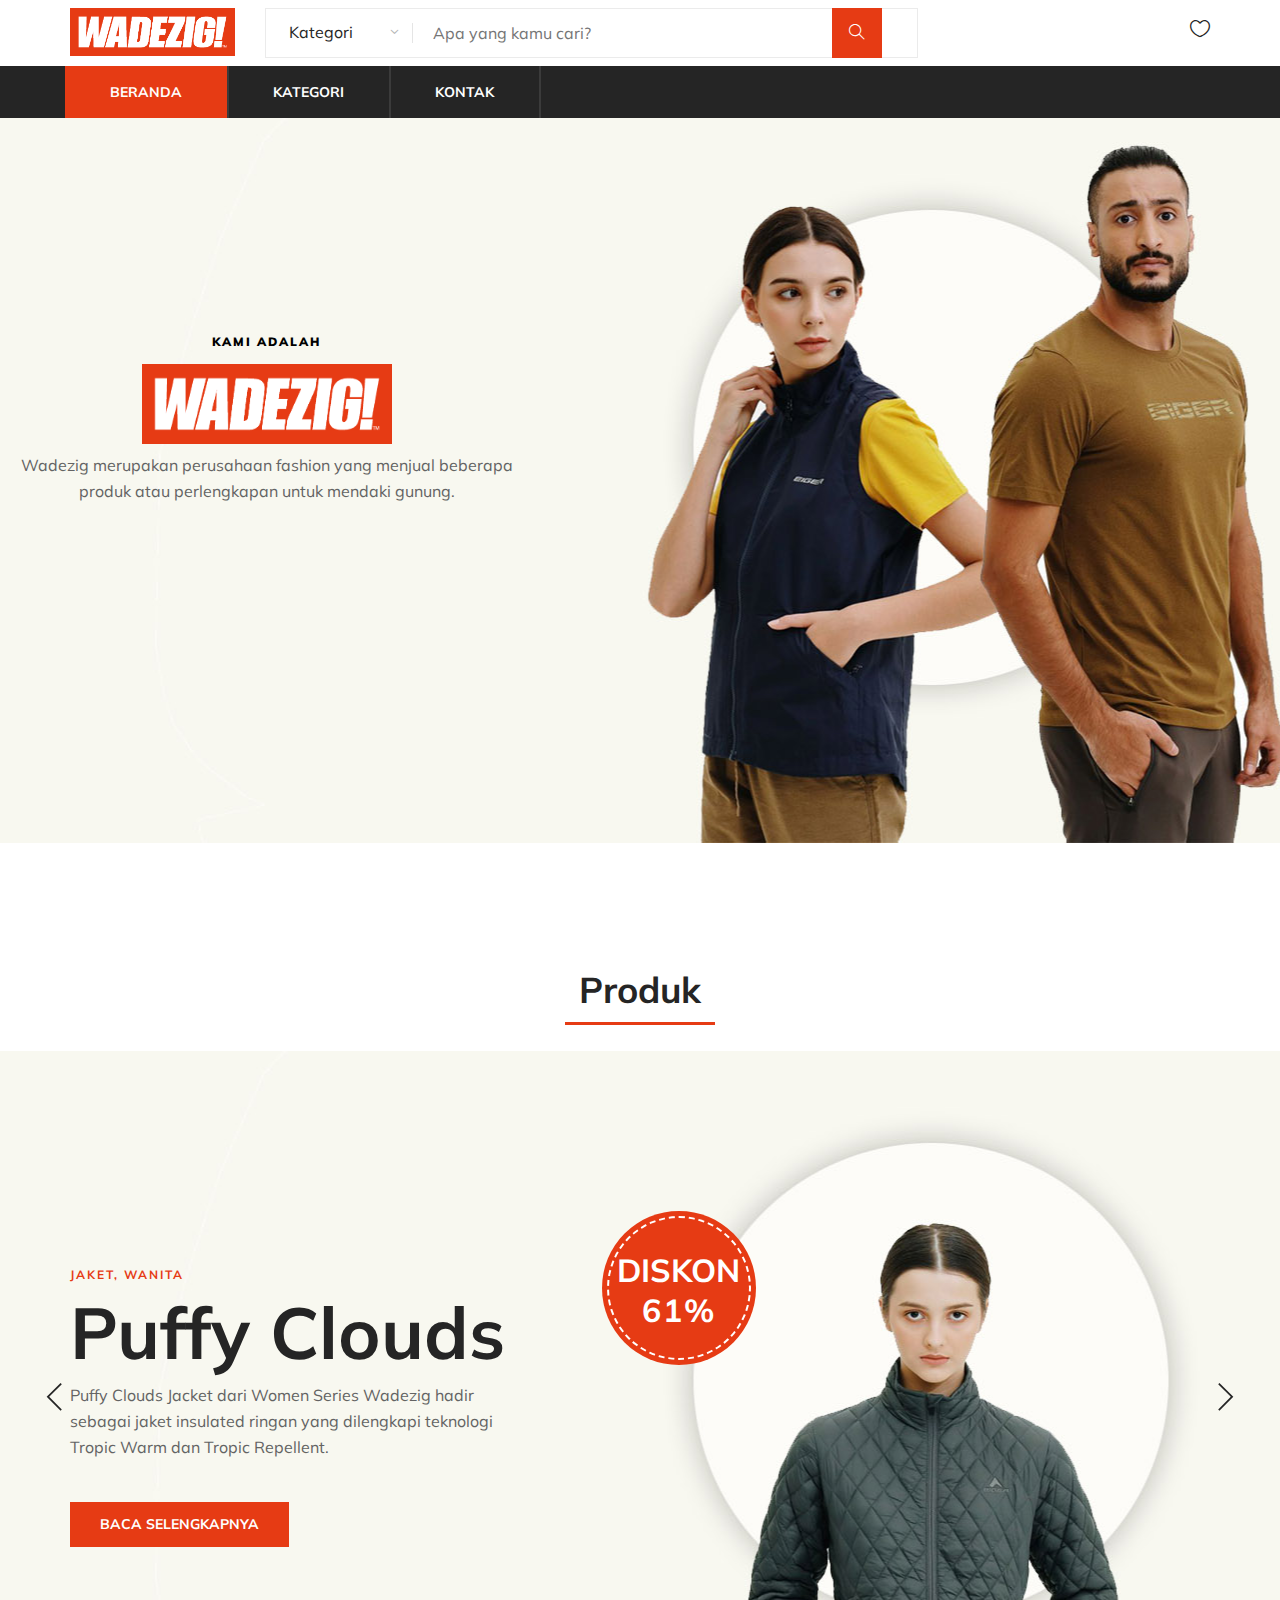
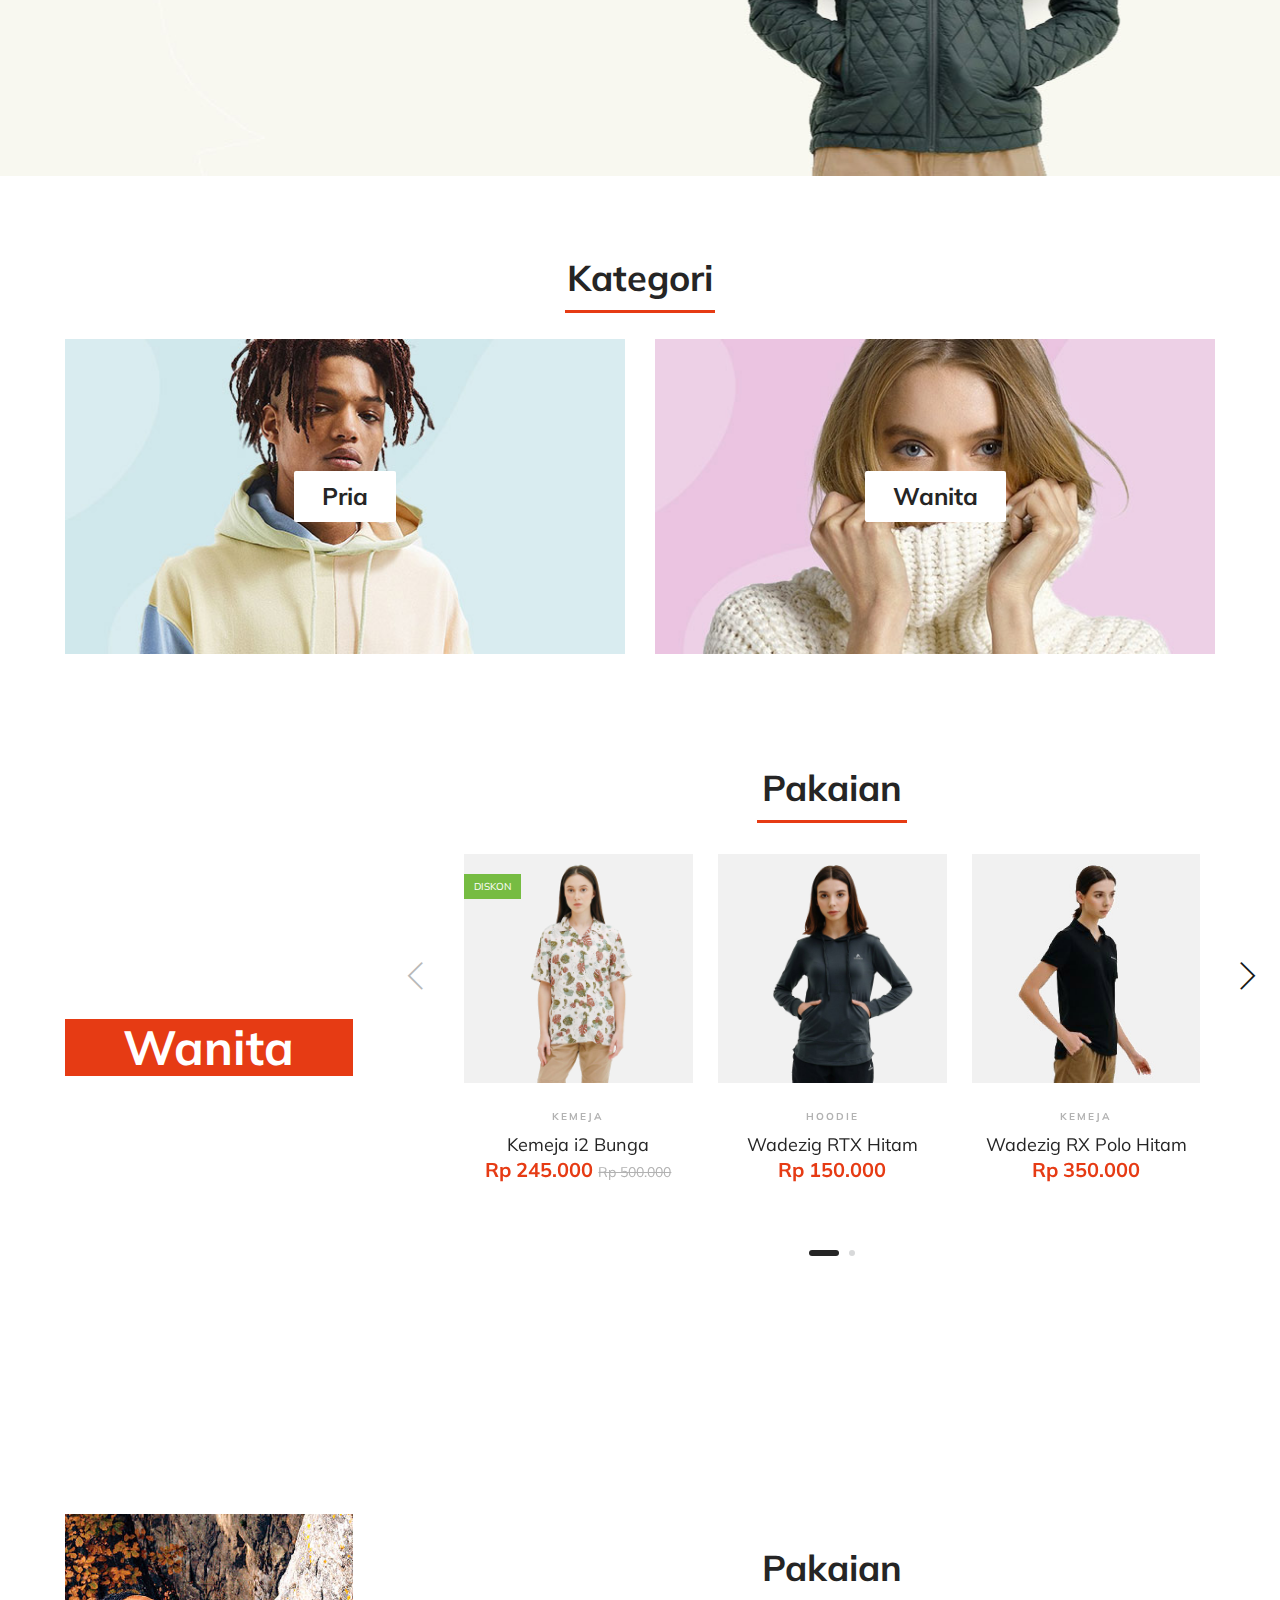
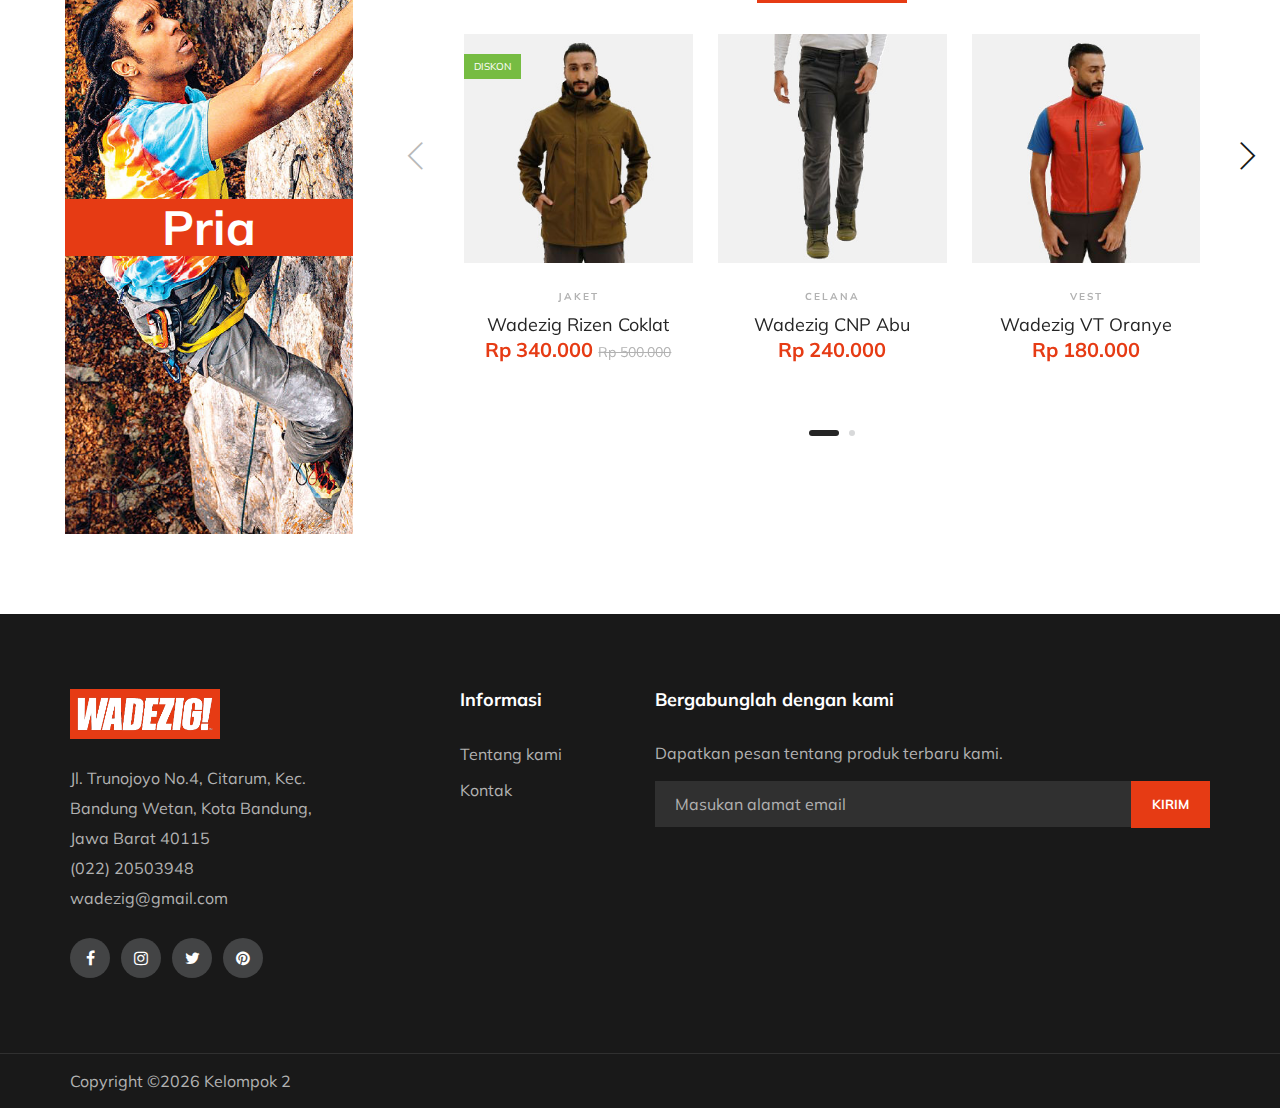
<file: index.html>
<!DOCTYPE html>
<html lang="zxx">

<head>
    <meta charset="UTF-8">
    <meta name="description" content="Fashi Template">
    <meta name="keywords" content="Fashi, unica, creative, html">
    <meta name="viewport" content="width=device-width, initial-scale=1.0">
    <meta http-equiv="X-UA-Compatible" content="ie=edge">
    <title>Wadezig</title>

    <!-- Google Font -->
    <link href="https://fonts.googleapis.com/css?family=Muli:300,400,500,600,700,800,900&display=swap" rel="stylesheet">

    <!-- Css Styles -->
    <link rel="stylesheet" href="css/bootstrap.min.css" type="text/css">
    <link rel="stylesheet" href="css/font-awesome.min.css" type="text/css">
    <link rel="stylesheet" href="css/themify-icons.css" type="text/css">
    <link rel="stylesheet" href="css/elegant-icons.css" type="text/css">
    <link rel="stylesheet" href="css/owl.carousel.min.css" type="text/css">
    <link rel="stylesheet" href="css/nice-select.css" type="text/css">
    <link rel="stylesheet" href="css/jquery-ui.min.css" type="text/css">
    <link rel="stylesheet" href="css/slicknav.min.css" type="text/css">
    <link rel="stylesheet" href="css/style.css" type="text/css">
</head>

<body>
    <!-- Page Preloder -->
    <div id="preloder">
        <div class="loader"></div>
    </div>

    <!-- Header Section Begin -->
    <header class="header-section">
        <div class="container">
            <div class="inner-header">
                <div class="row">
                    <div class="col-lg-2 col-md-2">
                            <a href="./index.html">
                                <img src="img/logo-wadezig.png" class="mt-1 mb-1" alt="Logo navbar">
                            </a>
                    </div>
                    <div class="col-lg-7 col-md-7">
                        <div class="advanced-search mt-1 mb-1">
                            <button type="button" class="category-btn">Kategori</button>
                            <div class="input-group">
                                <input type="text" placeholder="Apa yang kamu cari?">
                                <button type="button"><i class="ti-search"></i></button>
                            </div>
                        </div>
                    </div>
                    <div class="col-lg-3 text-right col-md-3">
                        <ul class="nav-right">
                            <li class="heart-icon">
                                <a href="#">
                                    <i class="icon_heart_alt"></i>
                                </a>
                            </li>
                        </ul>
                    </div>
                </div>
            </div>
        </div>
        <div class="nav-item">
            <div class="container">
                <nav class="nav-menu mobile-menu">
                    <ul>
                        <li class="active"><a href="./index.html">Beranda</a></li>
                        <li><a href="#">Kategori</a>
                            <ul class="dropdown">
                                <li><a href="#pria">Pria</a></li>
                                <li><a href="#wanita">Wanita</a></li>
                            </ul>
                        </li>
                        <li><a href="#">Kontak</a></li>
                    </ul>
                </nav>
                <div id="mobile-menu-wrap"></div>
            </div>
        </div>
    </header>
    <!-- Header End -->


    <!-- About Us -->
    <!-- Tentang Kami -->
    <section class="hero-section">
        <div class="hero-items owl-carousel">
            <div class="single-hero-items set-bg" data-setbg="img/carousel-base.jpg" style="margin-bottom: 125px;">
                <div class="container-fluid ms-5">
                    <center>
                        <div class="row">
                            <div class="col-lg-5">
                                <span style="color: black;"><b>Kami adalah</b></span>
                             <img style="width: 250px; height: 80px;" class="mt-2 mb-2" src="img/logo-wadezig.png">
                            <p>Wadezig merupakan perusahaan fashion yang menjual beberapa produk atau perlengkapan untuk mendaki gunung. 
                            </p>
                        </div>
                    </center>
                </div>
            </div>
        </div>
    </div>
    </section>
<div class="section-title">
    <h2>
        Produk
    </h2>
</div>
    <!-- Akhir Tentang Kami -->

    <!-- Hero Section Begin -->
    <section class="hero-section">
        <div class="hero-items owl-carousel">
            <div class="single-hero-items set-bg" data-setbg="img/carousel-perempuan-1.jpg">
                <div class="container">
                    <div class="row">
                        <div class="col-lg-5">
                            <span>Jaket, Wanita</span>
                            <h1>Puffy Clouds</h1>
                            <p>Puffy Clouds Jacket dari Women Series Wadezig hadir sebagai jaket insulated ringan yang dilengkapi teknologi Tropic Warm dan Tropic Repellent.</p>
                            <a href="#" class="primary-btn">Baca Selengkapnya</a>
                        </div>
                    </div>
                    <div class="off-card">
                        <h2>Diskon <span>61%</span></h2>
                    </div>
                </div>
            </div>
            <div class="single-hero-items set-bg" data-setbg="img/carousel-img-sale-3.jpg">
                <div class="container">
                    <div class="row">
                        <div class="col-lg-5">
                            <span>Kemeja, Wanita</span>
                            <h1>Sider WS</h1>
                            <p>Mulailah melangkah menyusuri lintasan bersama Sider WS, bahannya yang cepat kering membuat keringat tak lagi menjadi penghalang untuk tetap aktif bergerak.</p>
                            <a href="#" class="primary-btn">Baca Selengkapnya</a>
                        </div>
                    </div>
                    <div class="off-card">
                        <h2>Diskon <span>26%</span></h2>
                    </div>
                </div>
            </div>
            <div class="single-hero-items set-bg" data-setbg="img/carousel-img-sale-5.jpg">
                <div class="container">
                    <div class="row">
                        <div class="col-lg-5">
                            <span>Jaket, Pria</span>
                            <h1>WDZ Jaket</h1>
                            <p>Pastikan Anda siap menjelajah dalam berbagai cuaca bersama WDZ Jaket, jaket berpenutup kepala yang dilengkapi dengan teknologi Tropic Repellent dan Tropic Windblock.</p>
                            <a href="#" class="primary-btn">Baca Selengkapnya</a>
                        </div>
                    </div>
                    <div class="off-card">
                        <h2>Diskon <span>31%</span></h2>
                    </div>
                </div>
            </div>
            <div class="single-hero-items set-bg" data-setbg="img/carousel-img-sale-6.jpg">
                <div class="container">
                    <div class="row">
                        <div class="col-lg-5">
                            <span>Kemeja, Pria</span>
                            <h1>Black friday</h1>
                            <p>Kombinasi desain work jacket klasik, kerah dan ujung lengan bahan suede, serta style saku modern untuk tampilan kasual Anda. Berkat bahan kanvasnya yang kuat, Bogota Work Jacket dapat diandalkan untuk mendukung Anda baik saat menjalani aktivitas harian ringan maupun berat.</p>
                            <a href="#" class="primary-btn">Baca Selengkapnya</a>
                        </div>
                    </div>
                    <div class="off-card">
                        <h2>Diskon <span>45%</span></h2>
                    </div>
                </div>
            </div>
        </div>
    </section>
    <!-- Hero Section End -->

    <!-- Banner Section Begin -->
    <div class="banner-section spad">
        <div class="col-lg-12">
            <div class="section-title">
                <h2>Kategori</h2>
            </div>
        </div>
        <div class="container-fluid">
            <div class="row">
                <div class="col-lg-6">
                    <div class="single-banner">
                        <img src="img/banner-1.jpg" alt="">
                        <div class="inner-text">
                            <h4>Pria</h4>
                        </div>
                    </div>
                </div>
                <div class="col-lg-6">
                    <div class="single-banner">
                        <img src="img/banner-2.jpg" alt="">
                        <div class="inner-text">
                            <h4>Wanita</h4>
                        </div>
                    </div>
                </div>
            </div>
        </div>
    </div>
    <!-- Banner Section End -->

    <!-- Women Banner Section Begin -->
    <section class="women-banner spad">
        <div class="container-fluid" id="wanita">
            <div class="row">
                <div class="col-lg-3">
                    <div class="product-large set-bg" data-setbg="https://images.thenorthface.com/is/image/TheNorthFaceBrand/211015-gift-guide-w-clp-cspot?$SCALE-ORIGINAL$">
                        <h2 style="background-color:#e63b14;">Wanita</h2>
                    </div>
                </div>
                <div class="col-lg-8 offset-lg-1">
                    <div class="filter-control">
                       <div class="section-title">
                           <h2>
                               Pakaian
                           </h2>
                       </div>
                    </div>
                    <div class="product-slider owl-carousel">
                        <div class="product-item">
                            <div class="pi-pic">
                                <img src="img/products/women-item-1.jpg" alt="">
                                <div class="sale">Diskon</div>
                                <div class="icon">
                                    <i class="icon_heart_alt"></i>
                                </div>
                                <ul>
                                    <li class="w-icon active"><a href="#"><i class="icon_bag_alt"></i></a></li>
                                    <li class="quick-view"><a href="#">+ Quick View</a></li>
                                    <li class="w-icon"><a href="#"><i class="fa fa-random"></i></a></li>
                                </ul>
                            </div>
                            <div class="pi-text">
                                <div class="catagory-name">Kemeja</div>
                                <a href="#">
                                    <h5>Kemeja i2 Bunga</h5>
                                </a>
                                <div class="product-price">
                                    Rp 245.000
                                    <span>Rp 500.000</span>
                                </div>
                            </div>
                        </div>
                        <div class="product-item">
                            <div class="pi-pic">
                                <img src="img/products/woman-item-2.jpg" alt="">
                                <div class="icon">
                                    <i class="icon_heart_alt"></i>
                                </div>
                                <ul>
                                    <li class="w-icon active"><a href="#"><i class="icon_bag_alt"></i></a></li>
                                    <li class="quick-view"><a href="#">+ Quick View</a></li>
                                    <li class="w-icon"><a href="#"><i class="fa fa-random"></i></a></li>
                                </ul>
                            </div>
                            <div class="pi-text">
                                <div class="catagory-name">Hoodie</div>
                                <a href="#">
                                    <h5>Wadezig RTX Hitam</h5>
                                </a>
                                <div class="product-price">
                                    Rp 150.000
                                </div>
                            </div>
                        </div>
                        <div class="product-item">
                            <div class="pi-pic">
                                <img src="img/products/woman-item-3.jpg" alt="">
                                <div class="icon">
                                    <i class="icon_heart_alt"></i>
                                </div>
                                <ul>
                                    <li class="w-icon active"><a href="#"><i class="icon_bag_alt"></i></a></li>
                                    <li class="quick-view"><a href="#">+ Quick View</a></li>
                                    <li class="w-icon"><a href="#"><i class="fa fa-random"></i></a></li>
                                </ul>
                            </div>
                            <div class="pi-text">
                                <div class="catagory-name">Kemeja</div>
                                <a href="#">
                                    <h5>Wadezig RX Polo Hitam</h5>
                                </a>
                                <div class="product-price">
                                    Rp 350.000
                                </div>
                            </div>
                        </div>
                        <div class="product-item">
                            <div class="pi-pic">
                                <img src="img/products/woman-item-4.jpg" alt="">
                                <div class="icon">
                                    <i class="icon_heart_alt"></i>
                                </div>
                                <ul>
                                    <li class="w-icon active"><a href="#"><i class="icon_bag_alt"></i></a></li>
                                    <li class="quick-view"><a href="#">+ Quick View</a></li>
                                    <li class="w-icon"><a href="#"><i class="fa fa-random"></i></a></li>
                                </ul>
                            </div>
                            <div class="pi-text">
                                <div class="catagory-name">Vest</div>
                                <a href="#">
                                    <h5>Wadezig GX Vest</h5>
                                </a>
                                <div class="product-price">
                                    Rp 200.000
                                </div>
                            </div>
                        </div>
                        <div class="product-item">
                            <div class="pi-pic">
                                <img src="img/products/woman-item-5.jpg" alt="">
                                <div class="icon">
                                    <i class="icon_heart_alt"></i>
                                </div>
                                <ul>
                                    <li class="w-icon active"><a href="#"><i class="icon_bag_alt"></i></a></li>
                                    <li class="quick-view"><a href="#">+ Quick View</a></li>
                                    <li class="w-icon"><a href="#"><i class="fa fa-random"></i></a></li>
                                </ul>
                            </div>
                            <div class="pi-text">
                                <div class="catagory-name">Jogger</div>
                                <a href="#">
                                    <h5>Wadezig Jogger Coklat</h5>
                                </a>
                                <div class="product-price">
                                    Rp 150.000
                                </div>
                            </div>
                        </div>
                    </div>
                </div>
            </div>
        </div>
    </section>
    <!-- Women Banner Section End -->

    <!-- Man Banner Section Begin -->
    <section class="man-banner spad">
        <div class="container-fluid" id="pria">
            <div class="row">
                <div class="col-lg-3 ">
                    <div class="product-large set-bg m-large" data-setbg="img/products/banner-pria.jpg">
                        <h2 style="background-color: #e63b14;">Pria</h2>
                    </div>
                </div>
                <div class="col-lg-8 offset-lg-1">
                    <div class="filter-control">
                        <div class="section-title">
                            <h2>Pakaian</h2>
                        </div>
                    </div>
                    <div class="product-slider owl-carousel">
                        <div class="product-item">
                            <div class="pi-pic">
                                <img src="img/products/man-item-1.jpg" alt="">
                                <div class="sale">Diskon</div>
                                <div class="icon">
                                    <i class="icon_heart_alt"></i>
                                </div>
                                <ul>
                                    <li class="w-icon active"><a href="#"><i class="icon_bag_alt"></i></a></li>
                                    <li class="quick-view"><a href="#">+ Quick View</a></li>
                                    <li class="w-icon"><a href="#"><i class="fa fa-random"></i></a></li>
                                </ul>
                            </div>
                            <div class="pi-text">
                                <div class="catagory-name">Jaket</div>
                                <a href="#">
                                    <h5>Wadezig Rizen Coklat</h5>
                                </a>
                                <div class="product-price">
                                    Rp 340.000
                                    <span>Rp 500.000</span>
                                </div>
                            </div>
                        </div>
                        <div class="product-item">
                            <div class="pi-pic">
                                <img src="img/products/man-item-2.jpg" alt="">
                                <div class="icon">
                                    <i class="icon_heart_alt"></i>
                                </div>
                                <ul>
                                    <li class="w-icon active"><a href="#"><i class="icon_bag_alt"></i></a></li>
                                    <li class="quick-view"><a href="#">+ Quick View</a></li>
                                    <li class="w-icon"><a href="#"><i class="fa fa-random"></i></a></li>
                                </ul>
                            </div>
                            <div class="pi-text">
                                <div class="catagory-name">Celana</div>
                                <a href="#">
                                    <h5>Wadezig CNP Abu</h5>
                                </a>
                                <div class="product-price">
                                    Rp 240.000
                                </div>
                            </div>
                        </div>
                        <div class="product-item">
                            <div class="pi-pic">
                                <img src="img/products/man-item-3.jpg" alt="">
                                <div class="icon">
                                    <i class="icon_heart_alt"></i>
                                </div>
                                <ul>
                                    <li class="w-icon active"><a href="#"><i class="icon_bag_alt"></i></a></li>
                                    <li class="quick-view"><a href="#">+ Quick View</a></li>
                                    <li class="w-icon"><a href="#"><i class="fa fa-random"></i></a></li>
                                </ul>
                            </div>
                            <div class="pi-text">
                                <div class="catagory-name">Vest</div>
                                <a href="#">
                                    <h5>Wadezig VT Oranye</h5>
                                </a>
                                <div class="product-price">
                                    Rp 180.000
                                </div>
                            </div>
                        </div>
                        <div class="product-item">
                            <div class="pi-pic">
                                <img src="img/products/man-item-4.jpg" alt="">
                                <div class="icon">
                                    <i class="icon_heart_alt"></i>
                                </div>
                                <ul>
                                    <li class="w-icon active"><a href="#"><i class="icon_bag_alt"></i></a></li>
                                    <li class="quick-view"><a href="#">+ Quick View</a></li>
                                    <li class="w-icon"><a href="#"><i class="fa fa-random"></i></a></li>
                                </ul>
                            </div>
                            <div class="pi-text">
                                <div class="catagory-name">Kemeja</div>
                                <a href="#">
                                    <h5>Wadezig KJ Coklat</h5>
                                </a>
                                <div class="product-price">
                                    Rp 320.000
                                </div>
                            </div>
                        </div>
                        <div class="product-item">
                            <div class="pi-pic">
                                <img src="img/products/man-item-5.jpg" alt="">
                                <div class="icon">
                                    <i class="icon_heart_alt"></i>
                                </div>
                                <ul>
                                    <li class="w-icon active"><a href="#"><i class="icon_bag_alt"></i></a></li>
                                    <li class="quick-view"><a href="#">+ Quick View</a></li>
                                    <li class="w-icon"><a href="#"><i class="fa fa-random"></i></a></li>
                                </ul>
                            </div>
                            <div class="pi-text">
                                <div class="catagory-name">Celana</div>
                                <a href="#">
                                    <h5>Wadezig CPD Coklat</h5>
                                </a>
                                <div class="product-price">
                                    Rp 350.000
                                </div>
                            </div>
                        </div>
                        <div class="product-item">
                            <div class="pi-pic">
                                <img src="img/products/man-item-6.jpg" alt="">
                                <div class="icon">
                                    <i class="icon_heart_alt"></i>
                                </div>
                                <ul>
                                    <li class="w-icon active"><a href="#"><i class="icon_bag_alt"></i></a></li>
                                    <li class="quick-view"><a href="#">+ Quick View</a></li>
                                    <li class="w-icon"><a href="#"><i class="fa fa-random"></i></a></li>
                                </ul>
                            </div>
                            <div class="pi-text">
                                <div class="catagory-name">Hoodie</div>
                                <a href="#">
                                    <h5>Wadezig HD Coklat</h5>
                                </a>
                                <div class="product-price">
                                    Rp 250.000
                                </div>
                            </div>
                        </div>
                    </div>
                </div>
                
            </div>
        </div>
    </section>
    <!-- Man Banner Section End -->

    <!-- Latest Blog Section End -->

    <!-- Partner Logo Section Begin -->
    <!-- Partner Logo Section End -->
    <!-- Footer Section Begin -->
    <footer class="footer-section">
        <div class="container">
            <div class="row">
                <div class="col-lg-3">
                    <div class="footer-left">
                        <div class="footer-logo">
                            <a href="#"><img src="img/logo-wadezig.png" alt="Logo Footer" width="150" height="50"></a>
                        </div>
                        <ul>
                            <li>Jl. Trunojoyo No.4, Citarum, Kec. Bandung Wetan, Kota Bandung, Jawa Barat 40115</li>
                            <li>(022) 20503948</li>
                            <li>wadezig@gmail.com</li>
                        </ul>
                        <div class="footer-social">
                            <a href="https://id-id.facebook.com/wadezig/"><i class="fa fa-facebook"></i></a>
                            <a href="https://www.instagram.com/wdzg/?hl=id"><i class="fa fa-instagram"></i></a>
                            <a href="https://twitter.com/WDZG?ref_src=twsrc%5Egoogle%7Ctwcamp%5Eserp%7Ctwgr%5Eauthor"><i class="fa fa-twitter"></i></a>
                            <a href="https://id.pinterest.com/wdzg/_saved/"><i class="fa fa-pinterest"></i></a>
                        </div>
                    </div>
                </div>
                <div class="col-lg-2 offset-lg-1">
                    <div class="footer-widget">
                        <h5>Informasi</h5>
                        <ul>
                            <li><a href="#">Tentang kami</a></li>
                            <li><a href="./contact.html">Kontak</a></li>
                        </ul>
                    </div>
                </div>
                <div class="col-lg-6">
                    <div class="newslatter-item">
                        <h5>Bergabunglah dengan kami</h5>
                        <p>Dapatkan pesan tentang produk terbaru kami.</p>
                        <form action="#" class="subscribe-form">
                            <input type="text" placeholder="Masukan alamat email">
                            <button type="button">Kirim</button>
                        </form>
                    </div>
                </div>
            </div>
        </div>
        <div class="copyright-reserved">
            <div class="container">
                <div class="row">
                    <div class="col-lg-12">
                        <div class="copyright-text">
                            <!-- Link back to Colorlib can't be removed. Template is licensed under CC BY 3.0. -->
                            Copyright &copy;<script>document.write(new Date().getFullYear());</script> Kelompok 2
                            <!-- Link back to Colorlib can't be removed. Template is licensed under CC BY 3.0. -->
                        </div>
                    </div>
                </div>
            </div>
        </div>
    </footer>
    <!-- Footer Section End -->

    <!-- Js Plugins -->
    <script src="js/jquery-3.3.1.min.js"></script>
    <script src="js/bootstrap.min.js"></script>
    <script src="js/jquery-ui.min.js"></script>
    <script src="js/jquery.countdown.min.js"></script>
    <script src="js/jquery.nice-select.min.js"></script>
    <script src="js/jquery.zoom.min.js"></script>
    <script src="js/jquery.dd.min.js"></script>
    <script src="js/jquery.slicknav.js"></script>
    <script src="js/owl.carousel.min.js"></script>
    <script src="js/main.js"></script>
</body>

</html>
</file>
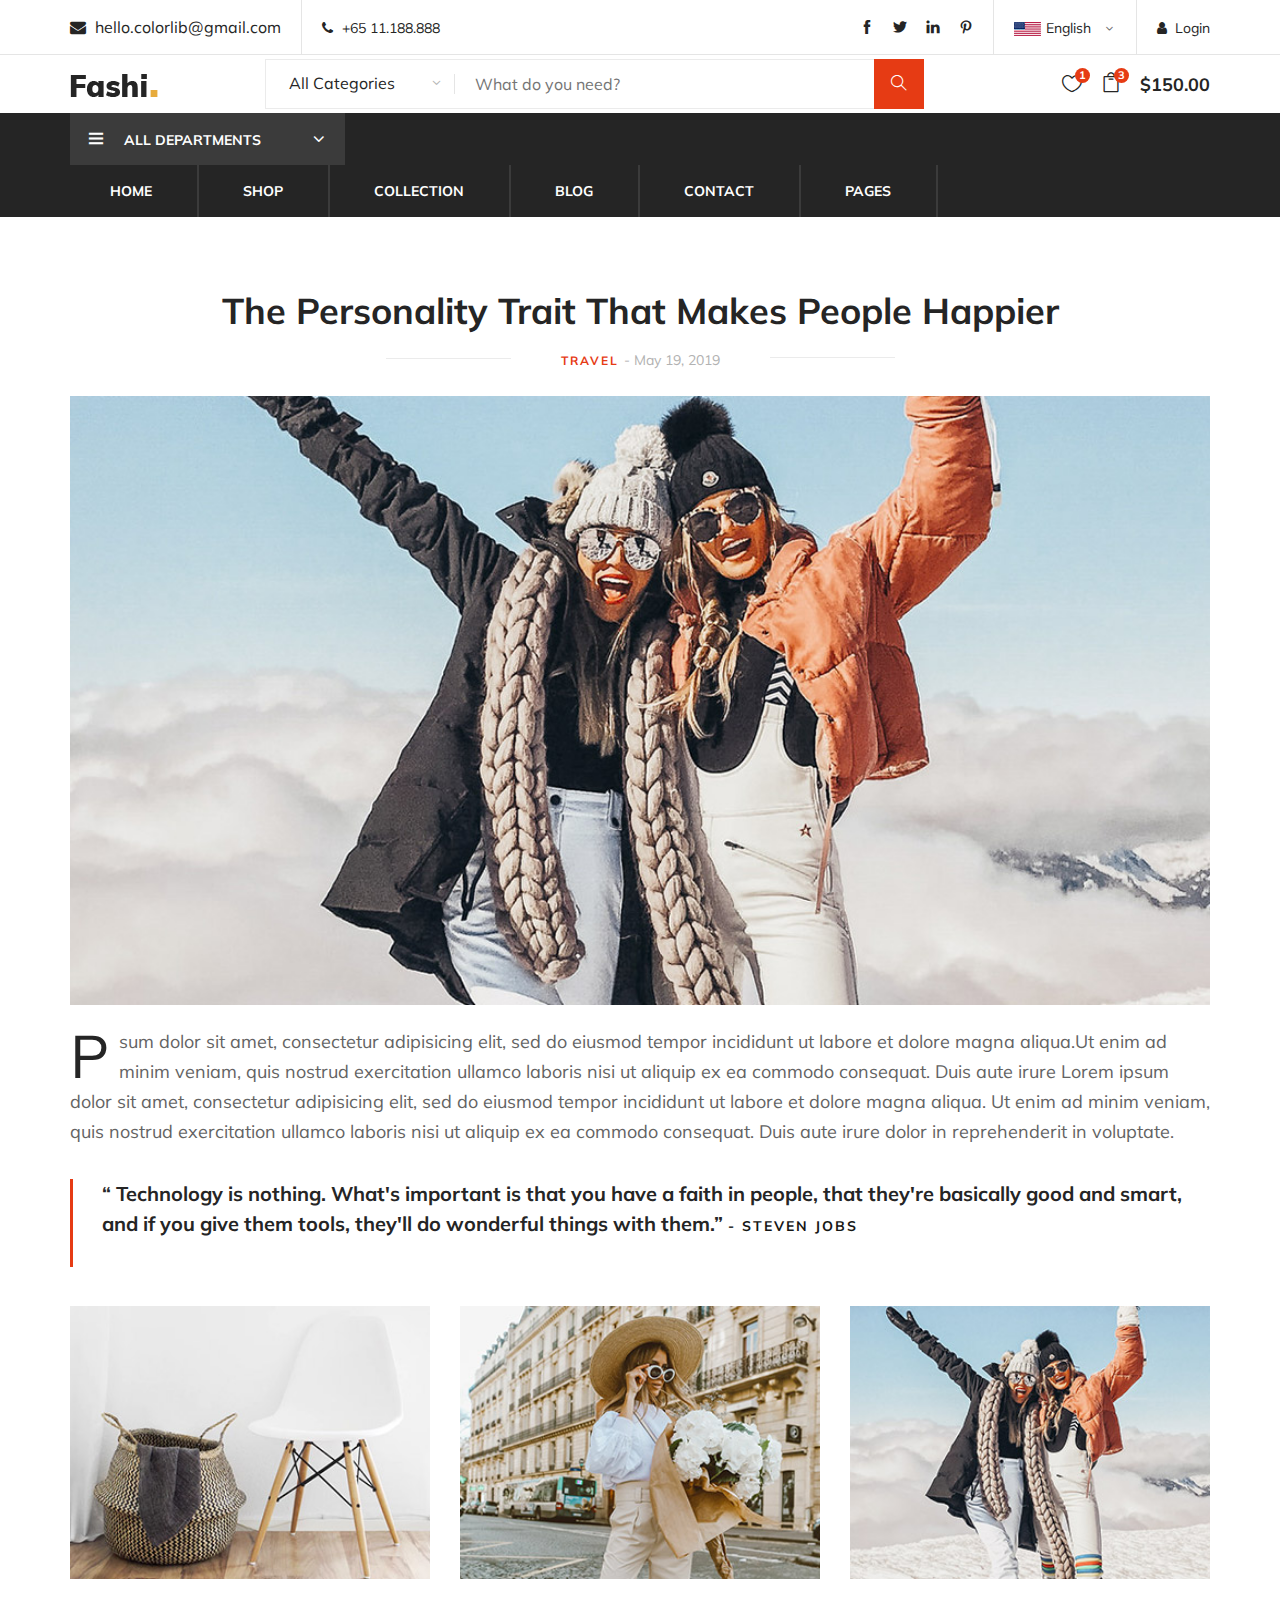
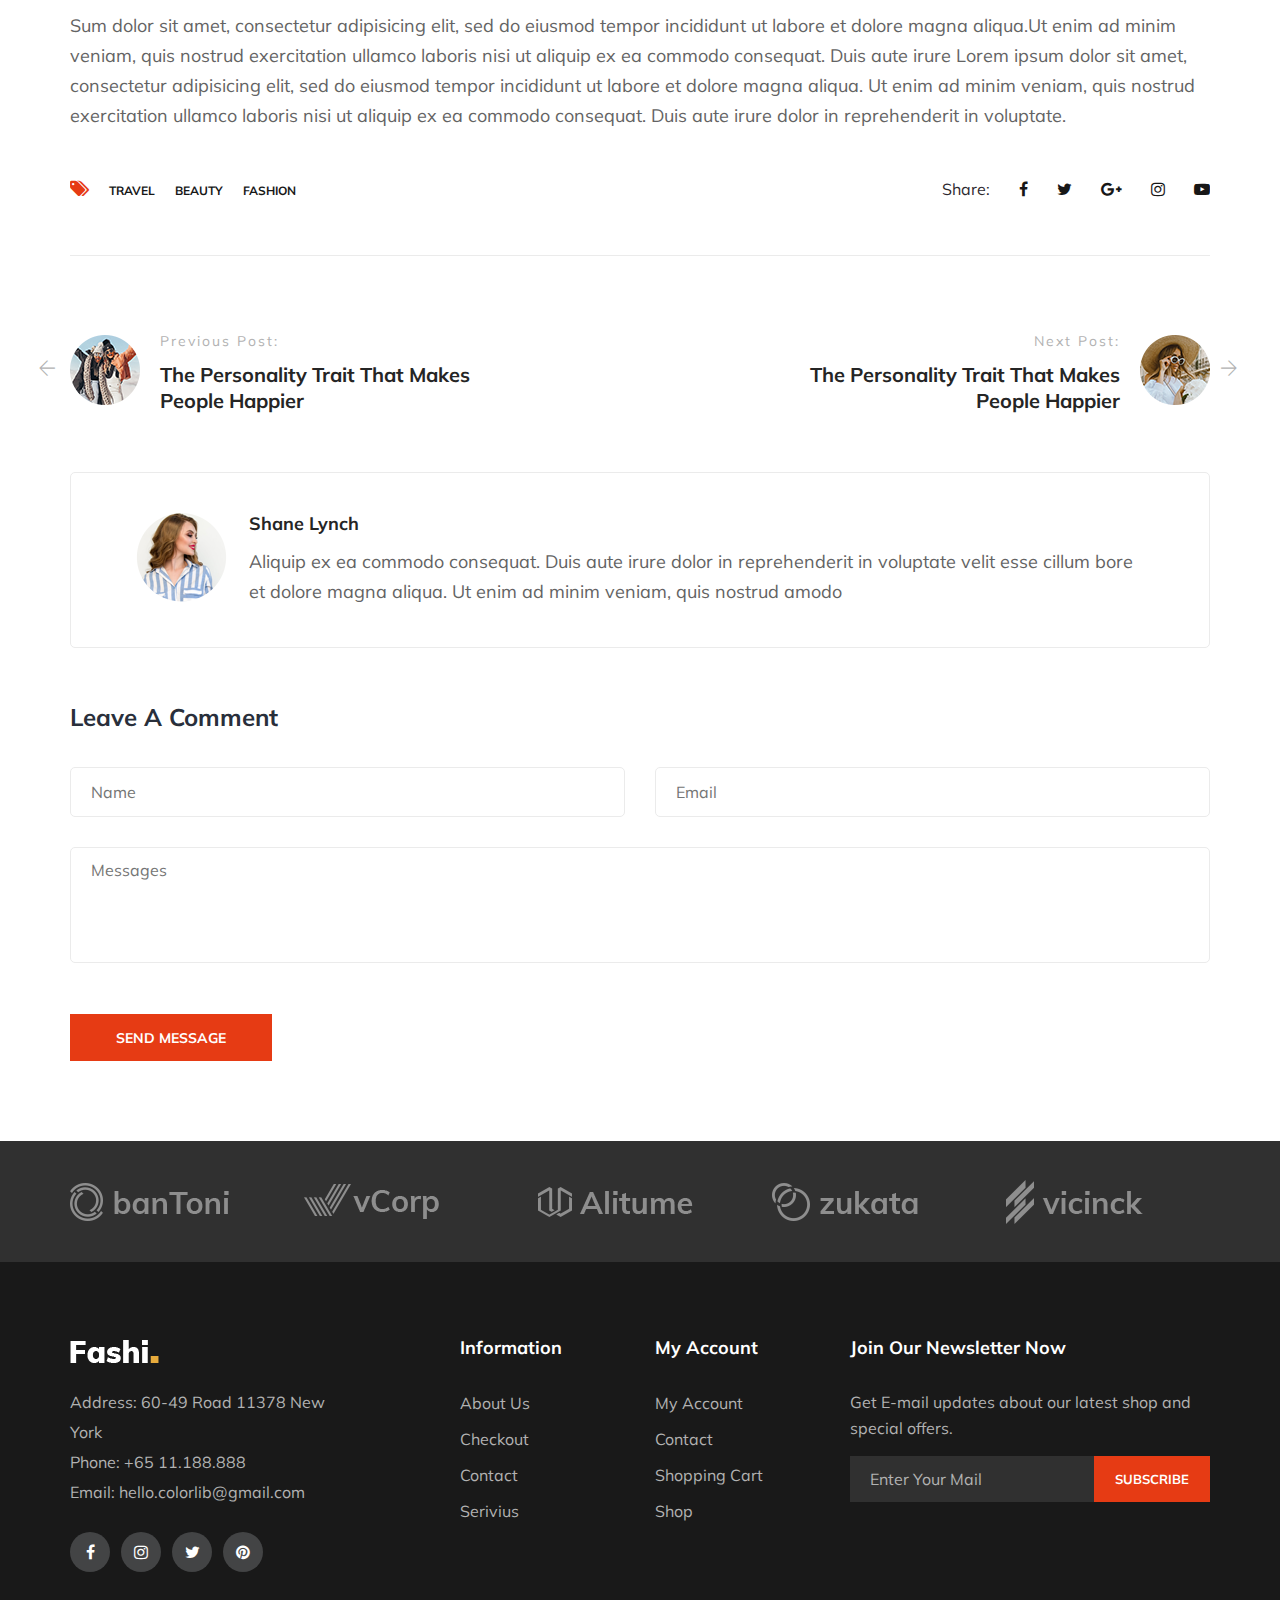
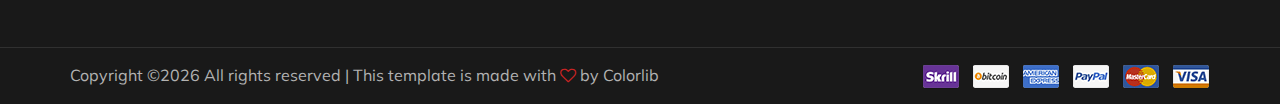
<file: blog-details.html>
<!DOCTYPE html>
<html lang="zxx">

<head>
    <meta charset="UTF-8">
    <meta name="description" content="Fashi Template">
    <meta name="keywords" content="Fashi, unica, creative, html">
    <meta name="viewport" content="width=device-width, initial-scale=1.0">
    <meta http-equiv="X-UA-Compatible" content="ie=edge">
    <title>Fashi | Template</title>

    <!-- Google Font -->
    <link href="https://fonts.googleapis.com/css?family=Muli:300,400,500,600,700,800,900&display=swap" rel="stylesheet">

    <!-- Css Styles -->
    <link rel="stylesheet" href="css/bootstrap.min.css" type="text/css">
    <link rel="stylesheet" href="css/font-awesome.min.css" type="text/css">
    <link rel="stylesheet" href="css/themify-icons.css" type="text/css">
    <link rel="stylesheet" href="css/elegant-icons.css" type="text/css">
    <link rel="stylesheet" href="css/owl.carousel.min.css" type="text/css">
    <link rel="stylesheet" href="css/nice-select.css" type="text/css">
    <link rel="stylesheet" href="css/jquery-ui.min.css" type="text/css">
    <link rel="stylesheet" href="css/slicknav.min.css" type="text/css">
    <link rel="stylesheet" href="css/style.css" type="text/css">
</head>

<body>
    <!-- Page Preloder -->
    <div id="preloder">
        <div class="loader"></div>
    </div>

    <!-- Header Section Begin -->
    <header class="header-section">
        <div class="header-top">
            <div class="container">
                <div class="ht-left">
                    <div class="mail-service">
                        <i class=" fa fa-envelope"></i>
                        hello.colorlib@gmail.com
                    </div>
                    <div class="phone-service">
                        <i class=" fa fa-phone"></i>
                        +65 11.188.888
                    </div>
                </div>
                <div class="ht-right">
                    <a href="#" class="login-panel"><i class="fa fa-user"></i>Login</a>
                    <div class="lan-selector">
                        <select class="language_drop" name="countries" id="countries" style="width:300px;">
                            <option value='yt' data-image="img/flag-1.jpg" data-imagecss="flag yt"
                                data-title="English">English</option>
                            <option value='yu' data-image="img/flag-2.jpg" data-imagecss="flag yu"
                                data-title="Bangladesh">German </option>
                        </select>
                    </div>
                    <div class="top-social">
                        <a href="#"><i class="ti-facebook"></i></a>
                        <a href="#"><i class="ti-twitter-alt"></i></a>
                        <a href="#"><i class="ti-linkedin"></i></a>
                        <a href="#"><i class="ti-pinterest"></i></a>
                    </div>
                </div>
            </div>
        </div>
        <div class="container">
            <div class="inner-header">
                <div class="row">
                    <div class="col-lg-2 col-md-2">
                        <div class="logo">
                            <a href="./index.html">
                                <img src="img/logo.png" alt="">
                            </a>
                        </div>
                    </div>
                    <div class="col-lg-7 col-md-7">
                        <div class="advanced-search">
                            <button type="button" class="category-btn">All Categories</button>
                            <form action="#" class="input-group">
                                <input type="text" placeholder="What do you need?">
                                <button type="button"><i class="ti-search"></i></button>
                            </form>
                        </div>
                    </div>
                    <div class="col-lg-3 text-right col-md-3">
                        <ul class="nav-right">
                            <li class="heart-icon"><a href="#">
                                    <i class="icon_heart_alt"></i>
                                    <span>1</span>
                                </a>
                            </li>
                            <li class="cart-icon"><a href="#">
                                    <i class="icon_bag_alt"></i>
                                    <span>3</span>
                                </a>
                                <div class="cart-hover">
                                    <div class="select-items">
                                        <table>
                                            <tbody>
                                                <tr>
                                                    <td class="si-pic"><img src="img/select-product-1.jpg" alt=""></td>
                                                    <td class="si-text">
                                                        <div class="product-selected">
                                                            <p>$60.00 x 1</p>
                                                            <h6>Kabino Bedside Table</h6>
                                                        </div>
                                                    </td>
                                                    <td class="si-close">
                                                        <i class="ti-close"></i>
                                                    </td>
                                                </tr>
                                                <tr>
                                                    <td class="si-pic"><img src="img/select-product-2.jpg" alt=""></td>
                                                    <td class="si-text">
                                                        <div class="product-selected">
                                                            <p>$60.00 x 1</p>
                                                            <h6>Kabino Bedside Table</h6>
                                                        </div>
                                                    </td>
                                                    <td class="si-close">
                                                        <i class="ti-close"></i>
                                                    </td>
                                                </tr>
                                            </tbody>
                                        </table>
                                    </div>
                                    <div class="select-total">
                                        <span>total:</span>
                                        <h5>$120.00</h5>
                                    </div>
                                    <div class="select-button">
                                        <a href="#" class="primary-btn view-card">VIEW CARD</a>
                                        <a href="#" class="primary-btn checkout-btn">CHECK OUT</a>
                                    </div>
                                </div>
                            </li>
                            <li class="cart-price">$150.00</li>
                        </ul>
                    </div>
                </div>
            </div>
        </div>
        <div class="nav-item">
            <div class="container">
                <div class="nav-depart">
                    <div class="depart-btn">
                        <i class="ti-menu"></i>
                        <span>All departments</span>
                        <ul class="depart-hover">
                            <li class="active"><a href="#">Women’s Clothing</a></li>
                            <li><a href="#">Men’s Clothing</a></li>
                            <li><a href="#">Underwear</a></li>
                            <li><a href="#">Kid's Clothing</a></li>
                            <li><a href="#">Brand Fashion</a></li>
                            <li><a href="#">Accessories/Shoes</a></li>
                            <li><a href="#">Luxury Brands</a></li>
                            <li><a href="#">Brand Outdoor Apparel</a></li>
                        </ul>
                    </div>
                </div>
                <nav class="nav-menu mobile-menu">
                    <ul>
                        <li><a href="./index.html">Home</a></li>
                        <li><a href="./shop.html">Shop</a></li>
                        <li><a href="#">Collection</a>
                            <ul class="dropdown">
                                <li><a href="#">Men's</a></li>
                                <li><a href="#">Women's</a></li>
                                <li><a href="#">Kid's</a></li>
                            </ul>
                        </li>
                        <li><a href="./blog.html">Blog</a></li>
                        <li><a href="./check-out.html">Contact</a></li>
                        <li><a href="#">Pages</a>
                            <ul class="dropdown">
                                <li><a href="./blog-details.html">Blog Details</a></li>
                                <li><a href="./shopping-cart.html">Shopping Cart</a></li>
                                <li><a href="./check-out.html">Checkout</a></li>
                                <li><a href="./faq.html">Faq</a></li>
                                <li><a href="./register.html">Register</a></li>
                                <li><a href="./login.html">Login</a></li>
                            </ul>
                        </li>
                    </ul>
                </nav>
                <div id="mobile-menu-wrap"></div>
            </div>
        </div>
    </header>
    <!-- Header End -->

    <!-- Blog Details Section Begin -->
    <section class="blog-details spad">
        <div class="container">
            <div class="row">
                <div class="col-lg-12">
                    <div class="blog-details-inner">
                        <div class="blog-detail-title">
                            <h2>The Personality Trait That Makes People Happier</h2>
                            <p>travel <span>- May 19, 2019</span></p>
                        </div>
                        <div class="blog-large-pic">
                            <img src="img/blog/blog-detail.jpg" alt="">
                        </div>
                        <div class="blog-detail-desc">
                            <p>psum dolor sit amet, consectetur adipisicing elit, sed do eiusmod tempor incididunt ut
                                labore et dolore magna aliqua.Ut enim ad minim veniam, quis nostrud exercitation ullamco
                                laboris nisi ut aliquip ex ea commodo consequat. Duis aute irure Lorem ipsum dolor sit
                                amet, consectetur adipisicing elit, sed do eiusmod tempor incididunt ut labore et dolore
                                magna aliqua. Ut enim ad minim veniam, quis nostrud exercitation ullamco laboris nisi ut
                                aliquip ex ea commodo consequat. Duis aute irure dolor in reprehenderit in voluptate.
                            </p>
                        </div>
                        <div class="blog-quote">
                            <p>“ Technology is nothing. What's important is that you have a faith in people, that
                                they're basically good and smart, and if you give them tools, they'll do wonderful
                                things with them.” <span>- Steven Jobs</span></p>
                        </div>
                        <div class="blog-more">
                            <div class="row">
                                <div class="col-sm-4">
                                    <img src="img/blog/blog-detail-1.jpg" alt="">
                                </div>
                                <div class="col-sm-4">
                                    <img src="img/blog/blog-detail-2.jpg" alt="">
                                </div>
                                <div class="col-sm-4">
                                    <img src="img/blog/blog-detail-3.jpg" alt="">
                                </div>
                            </div>
                        </div>
                        <p>Sum dolor sit amet, consectetur adipisicing elit, sed do eiusmod tempor incididunt ut labore
                            et dolore magna aliqua.Ut enim ad minim veniam, quis nostrud exercitation ullamco laboris
                            nisi ut aliquip ex ea commodo consequat. Duis aute irure Lorem ipsum dolor sit amet,
                            consectetur adipisicing elit, sed do eiusmod tempor incididunt ut labore et dolore magna
                            aliqua. Ut enim ad minim veniam, quis nostrud exercitation ullamco laboris nisi ut aliquip
                            ex ea commodo consequat. Duis aute irure dolor in reprehenderit in voluptate.</p>
                        <div class="tag-share">
                            <div class="details-tag">
                                <ul>
                                    <li><i class="fa fa-tags"></i></li>
                                    <li>Travel</li>
                                    <li>Beauty</li>
                                    <li>Fashion</li>
                                </ul>
                            </div>
                            <div class="blog-share">
                                <span>Share:</span>
                                <div class="social-links">
                                    <a href="#"><i class="fa fa-facebook"></i></a>
                                    <a href="#"><i class="fa fa-twitter"></i></a>
                                    <a href="#"><i class="fa fa-google-plus"></i></a>
                                    <a href="#"><i class="fa fa-instagram"></i></a>
                                    <a href="#"><i class="fa fa-youtube-play"></i></a>
                                </div>
                            </div>
                        </div>
                        <div class="blog-post">
                            <div class="row">
                                <div class="col-lg-5 col-md-6">
                                    <a href="#" class="prev-blog">
                                        <div class="pb-pic">
                                            <i class="ti-arrow-left"></i>
                                            <img src="img/blog/prev-blog.png" alt="">
                                        </div>
                                        <div class="pb-text">
                                            <span>Previous Post:</span>
                                            <h5>The Personality Trait That Makes People Happier</h5>
                                        </div>
                                    </a>
                                </div>
                                <div class="col-lg-5 offset-lg-2 col-md-6">
                                    <a href="#" class="next-blog">
                                        <div class="nb-pic">
                                            <img src="img/blog/next-blog.png" alt="">
                                            <i class="ti-arrow-right"></i>
                                        </div>
                                        <div class="nb-text">
                                            <span>Next Post:</span>
                                            <h5>The Personality Trait That Makes People Happier</h5>
                                        </div>
                                    </a>
                                </div>
                            </div>
                        </div>
                        <div class="posted-by">
                            <div class="pb-pic">
                                <img src="img/blog/post-by.png" alt="">
                            </div>
                            <div class="pb-text">
                                <a href="#">
                                    <h5>Shane Lynch</h5>
                                </a>
                                <p>Aliquip ex ea commodo consequat. Duis aute irure dolor in reprehenderit in voluptate
                                    velit esse cillum bore et dolore magna aliqua. Ut enim ad minim veniam, quis nostrud
                                    amodo</p>
                            </div>
                        </div>
                        <div class="leave-comment">
                            <h4>Leave A Comment</h4>
                            <form action="#" class="comment-form">
                                <div class="row">
                                    <div class="col-lg-6">
                                        <input type="text" placeholder="Name">
                                    </div>
                                    <div class="col-lg-6">
                                        <input type="text" placeholder="Email">
                                    </div>
                                    <div class="col-lg-12">
                                        <textarea placeholder="Messages"></textarea>
                                        <button type="submit" class="site-btn">Send message</button>
                                    </div>
                                </div>
                            </form>
                        </div>
                    </div>
                </div>
            </div>
        </div>
    </section>
    <!-- Blog Details Section End -->

    <!-- Partner Logo Section Begin -->
    <div class="partner-logo">
        <div class="container">
            <div class="logo-carousel owl-carousel">
                <div class="logo-item">
                    <div class="tablecell-inner">
                        <img src="img/logo-carousel/logo-1.png" alt="">
                    </div>
                </div>
                <div class="logo-item">
                    <div class="tablecell-inner">
                        <img src="img/logo-carousel/logo-2.png" alt="">
                    </div>
                </div>
                <div class="logo-item">
                    <div class="tablecell-inner">
                        <img src="img/logo-carousel/logo-3.png" alt="">
                    </div>
                </div>
                <div class="logo-item">
                    <div class="tablecell-inner">
                        <img src="img/logo-carousel/logo-4.png" alt="">
                    </div>
                </div>
                <div class="logo-item">
                    <div class="tablecell-inner">
                        <img src="img/logo-carousel/logo-5.png" alt="">
                    </div>
                </div>
            </div>
        </div>
    </div>
    <!-- Partner Logo Section End -->

    <!-- Footer Section Begin -->
    <footer class="footer-section">
        <div class="container">
            <div class="row">
                <div class="col-lg-3">
                    <div class="footer-left">
                        <div class="footer-logo">
                            <a href="#"><img src="img/footer-logo.png" alt=""></a>
                        </div>
                        <ul>
                            <li>Address: 60-49 Road 11378 New York</li>
                            <li>Phone: +65 11.188.888</li>
                            <li>Email: hello.colorlib@gmail.com</li>
                        </ul>
                        <div class="footer-social">
                            <a href="#"><i class="fa fa-facebook"></i></a>
                            <a href="#"><i class="fa fa-instagram"></i></a>
                            <a href="#"><i class="fa fa-twitter"></i></a>
                            <a href="#"><i class="fa fa-pinterest"></i></a>
                        </div>
                    </div>
                </div>
                <div class="col-lg-2 offset-lg-1">
                    <div class="footer-widget">
                        <h5>Information</h5>
                        <ul>
                            <li><a href="#">About Us</a></li>
                            <li><a href="#">Checkout</a></li>
                            <li><a href="#">Contact</a></li>
                            <li><a href="#">Serivius</a></li>
                        </ul>
                    </div>
                </div>
                <div class="col-lg-2">
                    <div class="footer-widget">
                        <h5>My Account</h5>
                        <ul>
                            <li><a href="#">My Account</a></li>
                            <li><a href="#">Contact</a></li>
                            <li><a href="#">Shopping Cart</a></li>
                            <li><a href="#">Shop</a></li>
                        </ul>
                    </div>
                </div>
                <div class="col-lg-4">
                    <div class="newslatter-item">
                        <h5>Join Our Newsletter Now</h5>
                        <p>Get E-mail updates about our latest shop and special offers.</p>
                        <form action="#" class="subscribe-form">
                            <input type="text" placeholder="Enter Your Mail">
                            <button type="button">Subscribe</button>
                        </form>
                    </div>
                </div>
            </div>
        </div>
        <div class="copyright-reserved">
            <div class="container">
                <div class="row">
                    <div class="col-lg-12">
                        <div class="copyright-text">
                            <!-- Link back to Colorlib can't be removed. Template is licensed under CC BY 3.0. -->
Copyright &copy;<script>document.write(new Date().getFullYear());</script> All rights reserved | This template is made with <i class="fa fa-heart-o" aria-hidden="true"></i> by <a href="https://colorlib.com" target="_blank">Colorlib</a>
<!-- Link back to Colorlib can't be removed. Template is licensed under CC BY 3.0. -->
                        </div>
                        <div class="payment-pic">
                            <img src="img/payment-method.png" alt="">
                        </div>
                    </div>
                </div>
            </div>
        </div>
    </footer>
    <!-- Footer Section End -->

    <!-- Js Plugins -->
    <script src="js/jquery-3.3.1.min.js"></script>
    <script src="js/bootstrap.min.js"></script>
    <script src="js/jquery-ui.min.js"></script>
    <script src="js/jquery.countdown.min.js"></script>
    <script src="js/jquery.nice-select.min.js"></script>
    <script src="js/jquery.zoom.min.js"></script>
    <script src="js/jquery.dd.min.js"></script>
    <script src="js/jquery.slicknav.js"></script>
    <script src="js/owl.carousel.min.js"></script>
    <script src="js/main.js"></script>
</body>

</html>
</file>
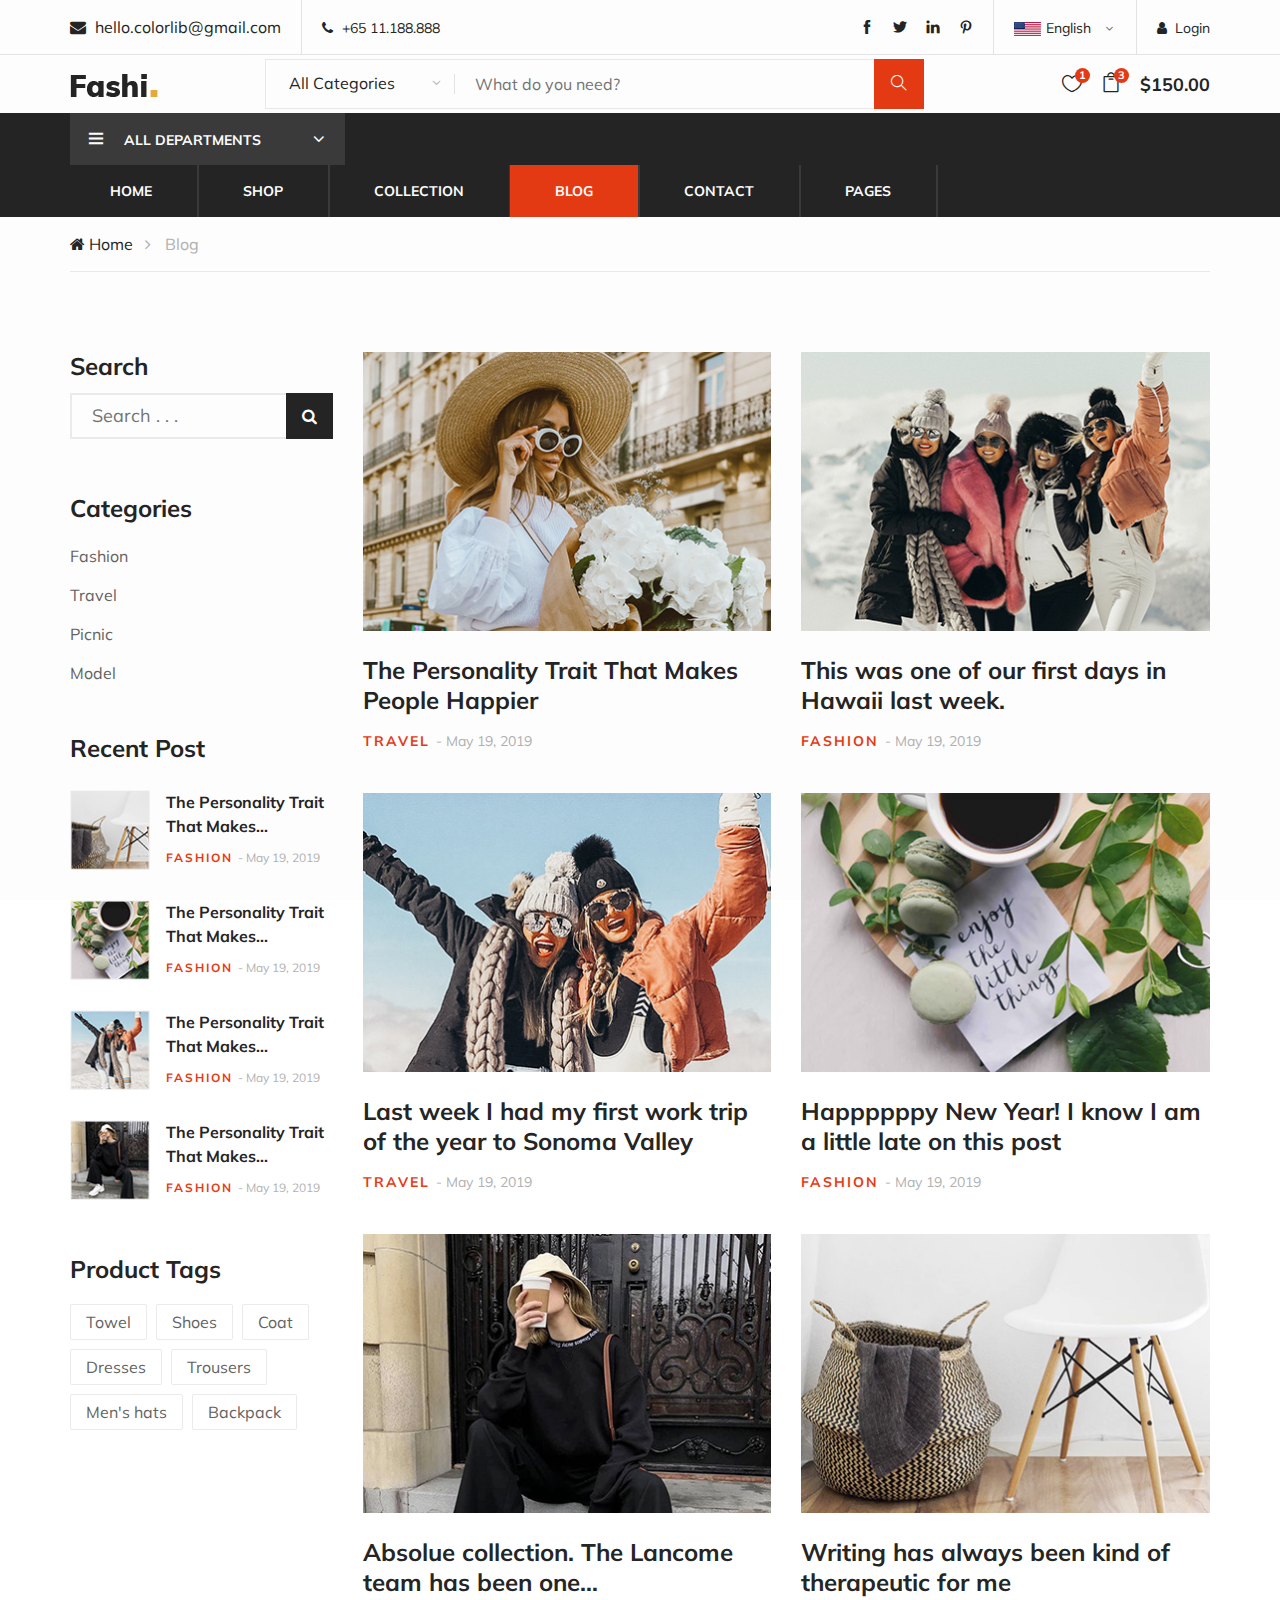
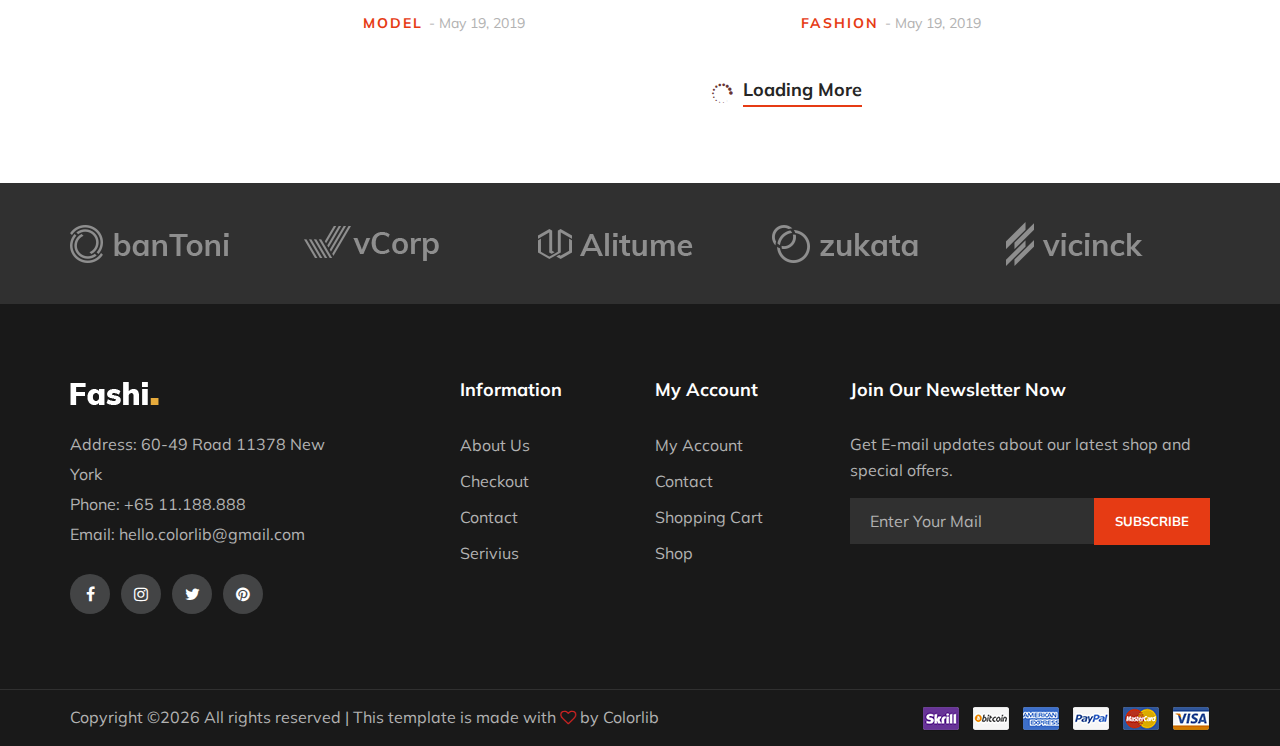
<file: blog.html>
<!DOCTYPE html>
<html lang="zxx">

<head>
    <meta charset="UTF-8">
    <meta name="description" content="Fashi Template">
    <meta name="keywords" content="Fashi, unica, creative, html">
    <meta name="viewport" content="width=device-width, initial-scale=1.0">
    <meta http-equiv="X-UA-Compatible" content="ie=edge">
    <title>Fashi | Template</title>

    <!-- Google Font -->
    <link href="https://fonts.googleapis.com/css?family=Muli:300,400,500,600,700,800,900&display=swap" rel="stylesheet">

    <!-- Css Styles -->
    <link rel="stylesheet" href="css/bootstrap.min.css" type="text/css">
    <link rel="stylesheet" href="css/font-awesome.min.css" type="text/css">
    <link rel="stylesheet" href="css/themify-icons.css" type="text/css">
    <link rel="stylesheet" href="css/elegant-icons.css" type="text/css">
    <link rel="stylesheet" href="css/owl.carousel.min.css" type="text/css">
    <link rel="stylesheet" href="css/nice-select.css" type="text/css">
    <link rel="stylesheet" href="css/jquery-ui.min.css" type="text/css">
    <link rel="stylesheet" href="css/slicknav.min.css" type="text/css">
    <link rel="stylesheet" href="css/style.css" type="text/css">
</head>

<body>
    <!-- Page Preloder -->
    <div id="preloder">
        <div class="loader"></div>
    </div>

    <!-- Header Section Begin -->
    <header class="header-section">
        <div class="header-top">
            <div class="container">
                <div class="ht-left">
                    <div class="mail-service">
                        <i class=" fa fa-envelope"></i>
                        hello.colorlib@gmail.com
                    </div>
                    <div class="phone-service">
                        <i class=" fa fa-phone"></i>
                        +65 11.188.888
                    </div>
                </div>
                <div class="ht-right">
                    <a href="#" class="login-panel"><i class="fa fa-user"></i>Login</a>
                    <div class="lan-selector">
                        <select class="language_drop" name="countries" id="countries" style="width:300px;">
                            <option value='yt' data-image="img/flag-1.jpg" data-imagecss="flag yt"
                                data-title="English">English</option>
                            <option value='yu' data-image="img/flag-2.jpg" data-imagecss="flag yu"
                                data-title="Bangladesh">German</option>
                        </select>
                    </div>
                    <div class="top-social">
                        <a href="#"><i class="ti-facebook"></i></a>
                        <a href="#"><i class="ti-twitter-alt"></i></a>
                        <a href="#"><i class="ti-linkedin"></i></a>
                        <a href="#"><i class="ti-pinterest"></i></a>
                    </div>
                </div>
            </div>
        </div>
        <div class="container">
            <div class="inner-header">
                <div class="row">
                    <div class="col-lg-2 col-md-2">
                        <div class="logo">
                            <a href="./index.html">
                                <img src="img/logo.png" alt="">
                            </a>
                        </div>
                    </div>
                    <div class="col-lg-7 col-md-7">
                        <div class="advanced-search">
                            <button type="button" class="category-btn">All Categories</button>
                            <form action="#" class="input-group">
                                <input type="text" placeholder="What do you need?">
                                <button type="button"><i class="ti-search"></i></button>
                            </form>
                        </div>
                    </div>
                    <div class="col-lg-3 text-right col-md-3">
                        <ul class="nav-right">
                            <li class="heart-icon"><a href="#">
                                    <i class="icon_heart_alt"></i>
                                    <span>1</span>
                                </a>
                            </li>
                            <li class="cart-icon"><a href="#">
                                    <i class="icon_bag_alt"></i>
                                    <span>3</span>
                                </a>
                                <div class="cart-hover">
                                    <div class="select-items">
                                        <table>
                                            <tbody>
                                                <tr>
                                                    <td class="si-pic"><img src="img/select-product-1.jpg" alt=""></td>
                                                    <td class="si-text">
                                                        <div class="product-selected">
                                                            <p>$60.00 x 1</p>
                                                            <h6>Kabino Bedside Table</h6>
                                                        </div>
                                                    </td>
                                                    <td class="si-close">
                                                        <i class="ti-close"></i>
                                                    </td>
                                                </tr>
                                                <tr>
                                                    <td class="si-pic"><img src="img/select-product-2.jpg" alt=""></td>
                                                    <td class="si-text">
                                                        <div class="product-selected">
                                                            <p>$60.00 x 1</p>
                                                            <h6>Kabino Bedside Table</h6>
                                                        </div>
                                                    </td>
                                                    <td class="si-close">
                                                        <i class="ti-close"></i>
                                                    </td>
                                                </tr>
                                            </tbody>
                                        </table>
                                    </div>
                                    <div class="select-total">
                                        <span>total:</span>
                                        <h5>$120.00</h5>
                                    </div>
                                    <div class="select-button">
                                        <a href="#" class="primary-btn view-card">VIEW CARD</a>
                                        <a href="#" class="primary-btn checkout-btn">CHECK OUT</a>
                                    </div>
                                </div>
                            </li>
                            <li class="cart-price">$150.00</li>
                        </ul>
                    </div>
                </div>
            </div>
        </div>
        <div class="nav-item">
            <div class="container">
                <div class="nav-depart">
                    <div class="depart-btn">
                        <i class="ti-menu"></i>
                        <span>All departments</span>
                        <ul class="depart-hover">
                            <li class="active"><a href="#">Women’s Clothing</a></li>
                            <li><a href="#">Men’s Clothing</a></li>
                            <li><a href="#">Underwear</a></li>
                            <li><a href="#">Kid's Clothing</a></li>
                            <li><a href="#">Brand Fashion</a></li>
                            <li><a href="#">Accessories/Shoes</a></li>
                            <li><a href="#">Luxury Brands</a></li>
                            <li><a href="#">Brand Outdoor Apparel</a></li>
                        </ul>
                    </div>
                </div>
                <nav class="nav-menu mobile-menu">
                    <ul>
                        <li><a href="./index.html">Home</a></li>
                        <li><a href="./shop.html">Shop</a></li>
                        <li><a href="#">Collection</a>
                            <ul class="dropdown">
                                <li><a href="#">Men's</a></li>
                                <li><a href="#">Women's</a></li>
                                <li><a href="#">Kid's</a></li>
                            </ul>
                        </li>
                        <li class="active"><a href="./blog.html">Blog</a></li>
                        <li><a href="./contact.html">Contact</a></li>
                        <li><a href="#">Pages</a>
                            <ul class="dropdown">
                                <li><a href="./blog-details.html">Blog Details</a></li>
                                <li><a href="./shopping-cart.html">Shopping Cart</a></li>
                                <li><a href="./check-out.html">Checkout</a></li>
                                <li><a href="./faq.html">Faq</a></li>
                                <li><a href="./register.html">Register</a></li>
                                <li><a href="./login.html">Login</a></li>
                            </ul>
                        </li>
                    </ul>
                </nav>
                <div id="mobile-menu-wrap"></div>
            </div>
        </div>
    </header>
    <!-- Header End -->

    <!-- Breadcrumb Section Begin -->
    <div class="breacrumb-section">
        <div class="container">
            <div class="row">
                <div class="col-lg-12">
                    <div class="breadcrumb-text">
                        <a href="#"><i class="fa fa-home"></i> Home</a>
                        <span>Blog</span>
                    </div>
                </div>
            </div>
        </div>
    </div>
    <!-- Breadcrumb Section Begin -->

    <!-- Blog Section Begin -->
    <section class="blog-section spad">
        <div class="container">
            <div class="row">
                <div class="col-lg-3 col-md-6 col-sm-8 order-2 order-lg-1">
                    <div class="blog-sidebar">
                        <div class="search-form">
                            <h4>Search</h4>
                            <form action="#">
                                <input type="text" placeholder="Search . . .  ">
                                <button type="submit"><i class="fa fa-search"></i></button>
                            </form>
                        </div>
                        <div class="blog-catagory">
                            <h4>Categories</h4>
                            <ul>
                                <li><a href="#">Fashion</a></li>
                                <li><a href="#">Travel</a></li>
                                <li><a href="#">Picnic</a></li>
                                <li><a href="#">Model</a></li>
                            </ul>
                        </div>
                        <div class="recent-post">
                            <h4>Recent Post</h4>
                            <div class="recent-blog">
                                <a href="#" class="rb-item">
                                    <div class="rb-pic">
                                        <img src="img/blog/recent-1.jpg" alt="">
                                    </div>
                                    <div class="rb-text">
                                        <h6>The Personality Trait That Makes...</h6>
                                        <p>Fashion <span>- May 19, 2019</span></p>
                                    </div>
                                </a>
                                <a href="#" class="rb-item">
                                    <div class="rb-pic">
                                        <img src="img/blog/recent-2.jpg" alt="">
                                    </div>
                                    <div class="rb-text">
                                        <h6>The Personality Trait That Makes...</h6>
                                        <p>Fashion <span>- May 19, 2019</span></p>
                                    </div>
                                </a>
                                <a href="#" class="rb-item">
                                    <div class="rb-pic">
                                        <img src="img/blog/recent-3.jpg" alt="">
                                    </div>
                                    <div class="rb-text">
                                        <h6>The Personality Trait That Makes...</h6>
                                        <p>Fashion <span>- May 19, 2019</span></p>
                                    </div>
                                </a>
                                <a href="#" class="rb-item">
                                    <div class="rb-pic">
                                        <img src="img/blog/recent-4.jpg" alt="">
                                    </div>
                                    <div class="rb-text">
                                        <h6>The Personality Trait That Makes...</h6>
                                        <p>Fashion <span>- May 19, 2019</span></p>
                                    </div>
                                </a>
                            </div>
                        </div>
                        <div class="blog-tags">
                            <h4>Product Tags</h4>
                            <div class="tag-item">
                                <a href="#">Towel</a>
                                <a href="#">Shoes</a>
                                <a href="#">Coat</a>
                                <a href="#">Dresses</a>
                                <a href="#">Trousers</a>
                                <a href="#">Men's hats</a>
                                <a href="#">Backpack</a>
                            </div>
                        </div>
                    </div>
                </div>
                <div class="col-lg-9 order-1 order-lg-2">
                    <div class="row">
                        <div class="col-lg-6 col-sm-6">
                            <div class="blog-item">
                                <div class="bi-pic">
                                    <img src="img/blog/blog-1.jpg" alt="">
                                </div>
                                <div class="bi-text">
                                    <a href="./blog-details.html">
                                        <h4>The Personality Trait That Makes People Happier</h4>
                                    </a>
                                    <p>travel <span>- May 19, 2019</span></p>
                                </div>
                            </div>
                        </div>
                        <div class="col-lg-6 col-sm-6">
                            <div class="blog-item">
                                <div class="bi-pic">
                                    <img src="img/blog/blog-2.jpg" alt="">
                                </div>
                                <div class="bi-text">
                                    <a href="./blog-details.html">
                                        <h4>This was one of our first days in Hawaii last week.</h4>
                                    </a>
                                    <p>Fashion <span>- May 19, 2019</span></p>
                                </div>
                            </div>
                        </div>
                        <div class="col-lg-6 col-sm-6">
                            <div class="blog-item">
                                <div class="bi-pic">
                                    <img src="img/blog/blog-3.jpg" alt="">
                                </div>
                                <div class="bi-text">
                                    <a href="./blog-details.html">
                                        <h4>Last week I had my first work trip of the year to Sonoma Valley</h4>
                                    </a>
                                    <p>travel <span>- May 19, 2019</span></p>
                                </div>
                            </div>
                        </div>
                        <div class="col-lg-6 col-sm-6">
                            <div class="blog-item">
                                <div class="bi-pic">
                                    <img src="img/blog/blog-4.jpg" alt="">
                                </div>
                                <div class="bi-text">
                                    <a href="./blog-details.html">
                                        <h4>Happppppy New Year! I know I am a little late on this post</h4>
                                    </a>
                                    <p>Fashion <span>- May 19, 2019</span></p>
                                </div>
                            </div>
                        </div>
                        <div class="col-lg-6 col-sm-6">
                            <div class="blog-item">
                                <div class="bi-pic">
                                    <img src="img/blog/blog-5.jpg" alt="">
                                </div>
                                <div class="bi-text">
                                    <a href="./blog-details.html">
                                        <h4>Absolue collection. The Lancome team has been one…</h4>
                                    </a>
                                    <p>Model <span>- May 19, 2019</span></p>
                                </div>
                            </div>
                        </div>
                        <div class="col-lg-6 col-sm-6">
                            <div class="blog-item">
                                <div class="bi-pic">
                                    <img src="img/blog/blog-6.jpg" alt="">
                                </div>
                                <div class="bi-text">
                                    <a href="./blog-details.html">
                                        <h4>Writing has always been kind of therapeutic for me</h4>
                                    </a>
                                    <p>Fashion <span>- May 19, 2019</span></p>
                                </div>
                            </div>
                        </div>
                        <div class="col-lg-12">
                            <div class="loading-more">
                                <i class="icon_loading"></i>
                                <a href="#">
                                    Loading More
                                </a>
                            </div>
                        </div>
                    </div>
                </div>
            </div>
        </div>
    </section>
    <!-- Blog Section End -->

    <!-- Partner Logo Section Begin -->
    <div class="partner-logo">
        <div class="container">
            <div class="logo-carousel owl-carousel">
                <div class="logo-item">
                    <div class="tablecell-inner">
                        <img src="img/logo-carousel/logo-1.png" alt="">
                    </div>
                </div>
                <div class="logo-item">
                    <div class="tablecell-inner">
                        <img src="img/logo-carousel/logo-2.png" alt="">
                    </div>
                </div>
                <div class="logo-item">
                    <div class="tablecell-inner">
                        <img src="img/logo-carousel/logo-3.png" alt="">
                    </div>
                </div>
                <div class="logo-item">
                    <div class="tablecell-inner">
                        <img src="img/logo-carousel/logo-4.png" alt="">
                    </div>
                </div>
                <div class="logo-item">
                    <div class="tablecell-inner">
                        <img src="img/logo-carousel/logo-5.png" alt="">
                    </div>
                </div>
            </div>
        </div>
    </div>
    <!-- Partner Logo Section End -->

    <!-- Footer Section Begin -->
    <footer class="footer-section">
        <div class="container">
            <div class="row">
                <div class="col-lg-3">
                    <div class="footer-left">
                        <div class="footer-logo">
                            <a href="#"><img src="img/footer-logo.png" alt=""></a>
                        </div>
                        <ul>
                            <li>Address: 60-49 Road 11378 New York</li>
                            <li>Phone: +65 11.188.888</li>
                            <li>Email: hello.colorlib@gmail.com</li>
                        </ul>
                        <div class="footer-social">
                            <a href="#"><i class="fa fa-facebook"></i></a>
                            <a href="#"><i class="fa fa-instagram"></i></a>
                            <a href="#"><i class="fa fa-twitter"></i></a>
                            <a href="#"><i class="fa fa-pinterest"></i></a>
                        </div>
                    </div>
                </div>
                <div class="col-lg-2 offset-lg-1">
                    <div class="footer-widget">
                        <h5>Information</h5>
                        <ul>
                            <li><a href="#">About Us</a></li>
                            <li><a href="#">Checkout</a></li>
                            <li><a href="#">Contact</a></li>
                            <li><a href="#">Serivius</a></li>
                        </ul>
                    </div>
                </div>
                <div class="col-lg-2">
                    <div class="footer-widget">
                        <h5>My Account</h5>
                        <ul>
                            <li><a href="#">My Account</a></li>
                            <li><a href="#">Contact</a></li>
                            <li><a href="#">Shopping Cart</a></li>
                            <li><a href="#">Shop</a></li>
                        </ul>
                    </div>
                </div>
                <div class="col-lg-4">
                    <div class="newslatter-item">
                        <h5>Join Our Newsletter Now</h5>
                        <p>Get E-mail updates about our latest shop and special offers.</p>
                        <form action="#" class="subscribe-form">
                            <input type="text" placeholder="Enter Your Mail">
                            <button type="button">Subscribe</button>
                        </form>
                    </div>
                </div>
            </div>
        </div>
        <div class="copyright-reserved">
            <div class="container">
                <div class="row">
                    <div class="col-lg-12">
                        <div class="copyright-text">
                            <!-- Link back to Colorlib can't be removed. Template is licensed under CC BY 3.0. -->
Copyright &copy;<script>document.write(new Date().getFullYear());</script> All rights reserved | This template is made with <i class="fa fa-heart-o" aria-hidden="true"></i> by <a href="https://colorlib.com" target="_blank">Colorlib</a>
<!-- Link back to Colorlib can't be removed. Template is licensed under CC BY 3.0. -->
                        </div>
                        <div class="payment-pic">
                            <img src="img/payment-method.png" alt="">
                        </div>
                    </div>
                </div>
            </div>
        </div>
    </footer>
    <!-- Footer Section End -->

    <!-- Js Plugins -->
    <script src="js/jquery-3.3.1.min.js"></script>
    <script src="js/bootstrap.min.js"></script>
    <script src="js/jquery-ui.min.js"></script>
    <script src="js/jquery.countdown.min.js"></script>
    <script src="js/jquery.nice-select.min.js"></script>
    <script src="js/jquery.zoom.min.js"></script>
    <script src="js/jquery.dd.min.js"></script>
    <script src="js/jquery.slicknav.js"></script>
    <script src="js/owl.carousel.min.js"></script>
    <script src="js/main.js"></script>
</body>

</html>
</file>
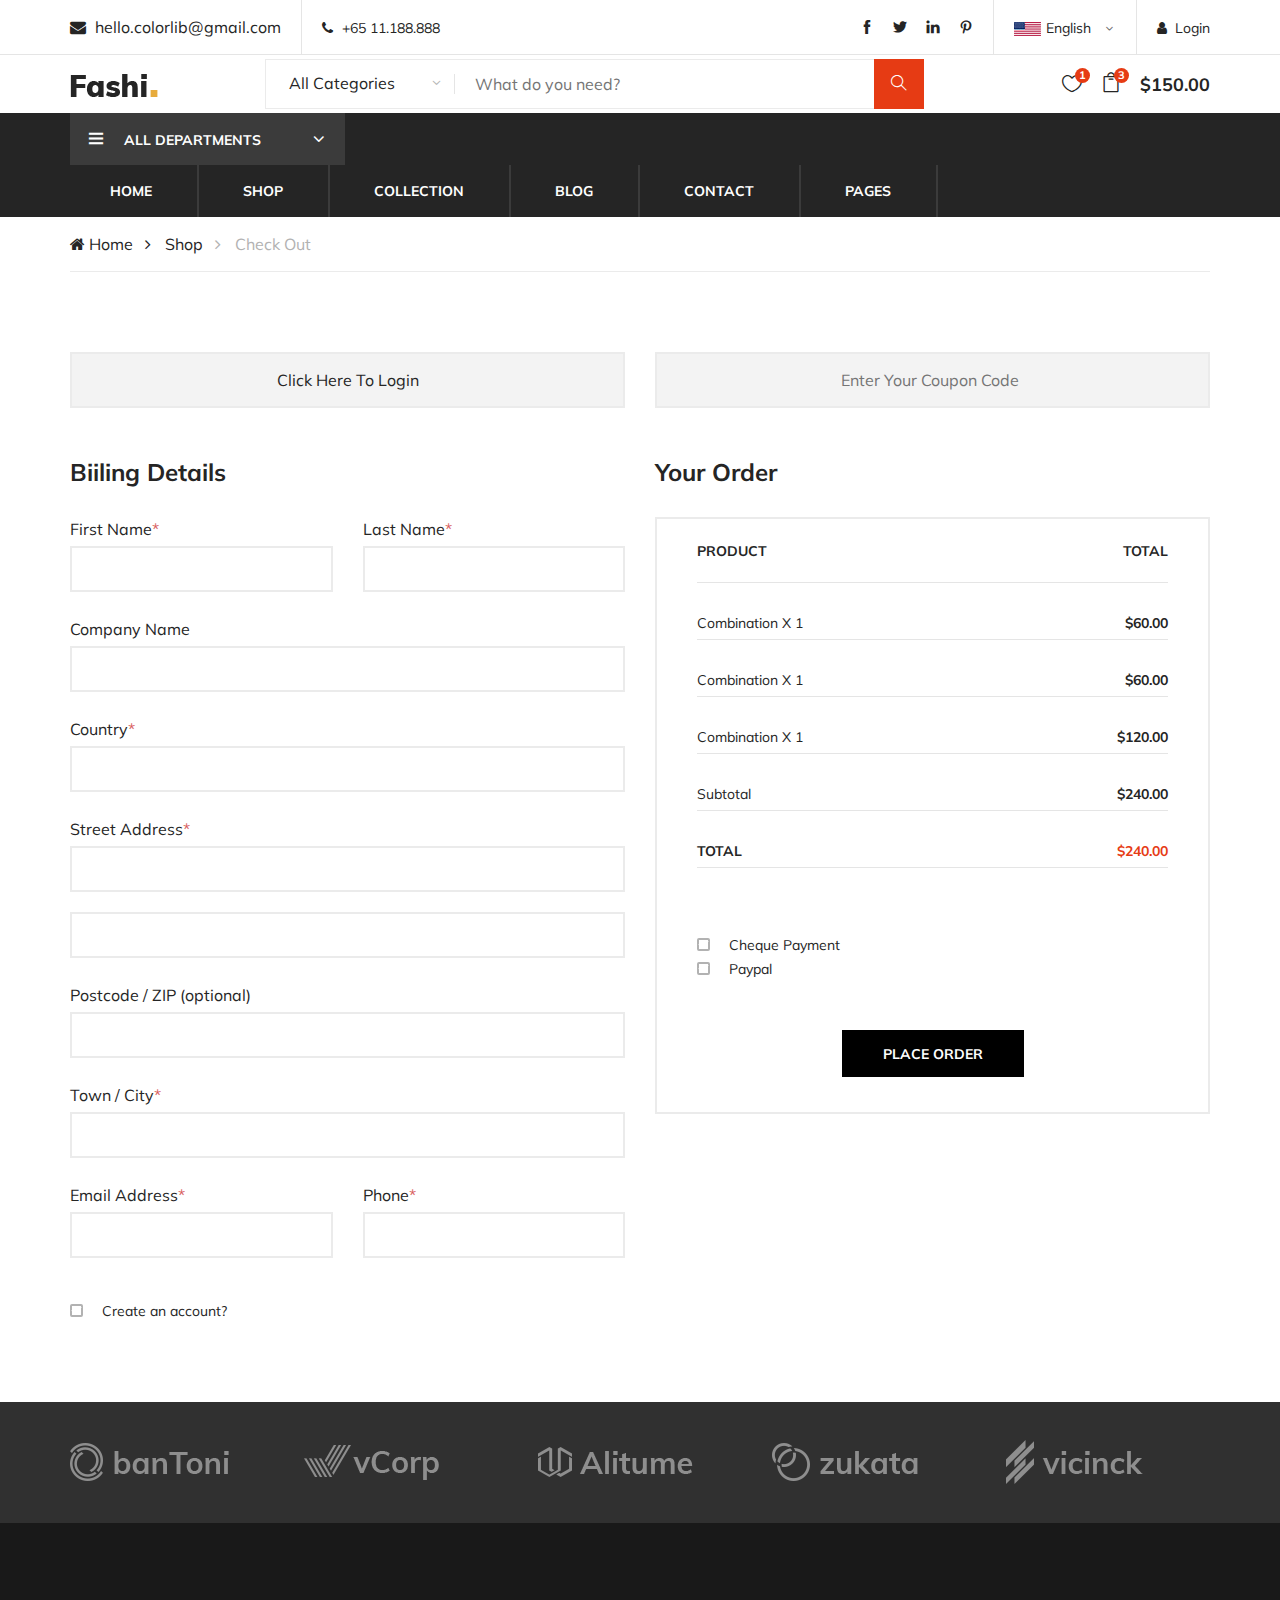
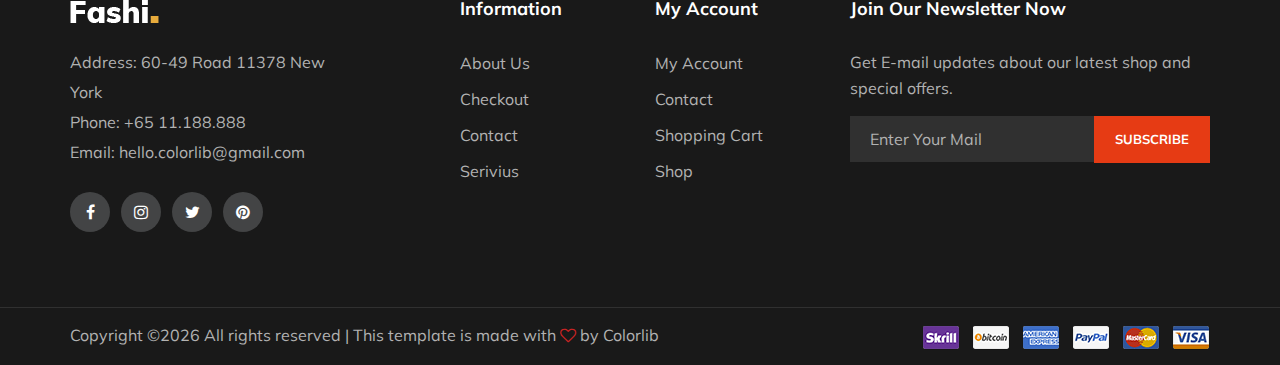
<file: check-out.html>
<!DOCTYPE html>
<html lang="zxx">

<head>
    <meta charset="UTF-8">
    <meta name="description" content="Fashi Template">
    <meta name="keywords" content="Fashi, unica, creative, html">
    <meta name="viewport" content="width=device-width, initial-scale=1.0">
    <meta http-equiv="X-UA-Compatible" content="ie=edge">
    <title>Fashi | Template</title>

    <!-- Google Font -->
    <link href="https://fonts.googleapis.com/css?family=Muli:300,400,500,600,700,800,900&display=swap" rel="stylesheet">

    <!-- Css Styles -->
    <link rel="stylesheet" href="css/bootstrap.min.css" type="text/css">
    <link rel="stylesheet" href="css/font-awesome.min.css" type="text/css">
    <link rel="stylesheet" href="css/themify-icons.css" type="text/css">
    <link rel="stylesheet" href="css/elegant-icons.css" type="text/css">
    <link rel="stylesheet" href="css/owl.carousel.min.css" type="text/css">
    <link rel="stylesheet" href="css/nice-select.css" type="text/css">
    <link rel="stylesheet" href="css/jquery-ui.min.css" type="text/css">
    <link rel="stylesheet" href="css/slicknav.min.css" type="text/css">
    <link rel="stylesheet" href="css/style.css" type="text/css">
</head>

<body>
    <!-- Page Preloder -->
    <div id="preloder">
        <div class="loader"></div>
    </div>

    <!-- Header Section Begin -->
    <header class="header-section">
        <div class="header-top">
            <div class="container">
                <div class="ht-left">
                    <div class="mail-service">
                        <i class=" fa fa-envelope"></i>
                        hello.colorlib@gmail.com
                    </div>
                    <div class="phone-service">
                        <i class=" fa fa-phone"></i>
                        +65 11.188.888
                    </div>
                </div>
                <div class="ht-right">
                    <a href="#" class="login-panel"><i class="fa fa-user"></i>Login</a>
                    <div class="lan-selector">
                        <select class="language_drop" name="countries" id="countries" style="width:300px;">
                            <option value='yt' data-image="img/flag-1.jpg" data-imagecss="flag yt"
                                data-title="English">English</option>
                            <option value='yu' data-image="img/flag-2.jpg" data-imagecss="flag yu"
                                data-title="Bangladesh">German </option>
                        </select>
                    </div>
                    <div class="top-social">
                        <a href="#"><i class="ti-facebook"></i></a>
                        <a href="#"><i class="ti-twitter-alt"></i></a>
                        <a href="#"><i class="ti-linkedin"></i></a>
                        <a href="#"><i class="ti-pinterest"></i></a>
                    </div>
                </div>
            </div>
        </div>
        <div class="container">
            <div class="inner-header">
                <div class="row">
                    <div class="col-lg-2 col-md-2">
                        <div class="logo">
                            <a href="./index.html">
                                <img src="img/logo.png" alt="">
                            </a>
                        </div>
                    </div>
                    <div class="col-lg-7 col-md-7">
                        <div class="advanced-search">
                            <button type="button" class="category-btn">All Categories</button>
                            <form action="#" class="input-group">
                                <input type="text" placeholder="What do you need?">
                                <button type="button"><i class="ti-search"></i></button>
                            </form>
                        </div>
                    </div>
                    <div class="col-lg-3 text-right col-md-3">
                        <ul class="nav-right">
                            <li class="heart-icon"><a href="#">
                                    <i class="icon_heart_alt"></i>
                                    <span>1</span>
                                </a>
                            </li>
                            <li class="cart-icon"><a href="#">
                                    <i class="icon_bag_alt"></i>
                                    <span>3</span>
                                </a>
                                <div class="cart-hover">
                                    <div class="select-items">
                                        <table>
                                            <tbody>
                                                <tr>
                                                    <td class="si-pic"><img src="img/select-product-1.jpg" alt=""></td>
                                                    <td class="si-text">
                                                        <div class="product-selected">
                                                            <p>$60.00 x 1</p>
                                                            <h6>Kabino Bedside Table</h6>
                                                        </div>
                                                    </td>
                                                    <td class="si-close">
                                                        <i class="ti-close"></i>
                                                    </td>
                                                </tr>
                                                <tr>
                                                    <td class="si-pic"><img src="img/select-product-2.jpg" alt=""></td>
                                                    <td class="si-text">
                                                        <div class="product-selected">
                                                            <p>$60.00 x 1</p>
                                                            <h6>Kabino Bedside Table</h6>
                                                        </div>
                                                    </td>
                                                    <td class="si-close">
                                                        <i class="ti-close"></i>
                                                    </td>
                                                </tr>
                                            </tbody>
                                        </table>
                                    </div>
                                    <div class="select-total">
                                        <span>total:</span>
                                        <h5>$120.00</h5>
                                    </div>
                                    <div class="select-button">
                                        <a href="#" class="primary-btn view-card">VIEW CARD</a>
                                        <a href="#" class="primary-btn checkout-btn">CHECK OUT</a>
                                    </div>
                                </div>
                            </li>
                            <li class="cart-price">$150.00</li>
                        </ul>
                    </div>
                </div>
            </div>
        </div>
        <div class="nav-item">
            <div class="container">
                <div class="nav-depart">
                    <div class="depart-btn">
                        <i class="ti-menu"></i>
                        <span>All departments</span>
                        <ul class="depart-hover">
                            <li class="active"><a href="#">Women’s Clothing</a></li>
                            <li><a href="#">Men’s Clothing</a></li>
                            <li><a href="#">Underwear</a></li>
                            <li><a href="#">Kid's Clothing</a></li>
                            <li><a href="#">Brand Fashion</a></li>
                            <li><a href="#">Accessories/Shoes</a></li>
                            <li><a href="#">Luxury Brands</a></li>
                            <li><a href="#">Brand Outdoor Apparel</a></li>
                        </ul>
                    </div>
                </div>
                <nav class="nav-menu mobile-menu">
                    <ul>
                        <li><a href="./home.html">Home</a></li>
                        <li><a href="./shop.html">Shop</a></li>
                        <li><a href="#">Collection</a>
                            <ul class="dropdown">
                                <li><a href="#">Men's</a></li>
                                <li><a href="#">Women's</a></li>
                                <li><a href="#">Kid's</a></li>
                            </ul>
                        </li>
                        <li><a href="./blog.html">Blog</a></li>
                        <li><a href="./contact.html">Contact</a></li>
                        <li><a href="#">Pages</a>
                            <ul class="dropdown">
                                <li><a href="./blog-details.html">Blog Details</a></li>
                                <li><a href="./shopping-cart.html">Shopping Cart</a></li>
                                <li><a href="./check-out.html">Checkout</a></li>
                                <li><a href="./faq.html">Faq</a></li>
                                <li><a href="./register.html">Register</a></li>
                                <li><a href="./login.html">Login</a></li>
                            </ul>
                        </li>
                    </ul>
                </nav>
                <div id="mobile-menu-wrap"></div>
            </div>
        </div>
    </header>
    <!-- Header End -->

    <!-- Breadcrumb Section Begin -->
    <div class="breacrumb-section">
        <div class="container">
            <div class="row">
                <div class="col-lg-12">
                    <div class="breadcrumb-text product-more">
                        <a href="./index.html"><i class="fa fa-home"></i> Home</a>
                        <a href="./shop.html">Shop</a>
                        <span>Check Out</span>
                    </div>
                </div>
            </div>
        </div>
    </div>
    <!-- Breadcrumb Section Begin -->

    <!-- Shopping Cart Section Begin -->
    <section class="checkout-section spad">
        <div class="container">
            <form action="#" class="checkout-form">
                <div class="row">
                    <div class="col-lg-6">
                        <div class="checkout-content">
                            <a href="#" class="content-btn">Click Here To Login</a>
                        </div>
                        <h4>Biiling Details</h4>
                        <div class="row">
                            <div class="col-lg-6">
                                <label for="fir">First Name<span>*</span></label>
                                <input type="text" id="fir">
                            </div>
                            <div class="col-lg-6">
                                <label for="last">Last Name<span>*</span></label>
                                <input type="text" id="last">
                            </div>
                            <div class="col-lg-12">
                                <label for="cun-name">Company Name</label>
                                <input type="text" id="cun-name">
                            </div>
                            <div class="col-lg-12">
                                <label for="cun">Country<span>*</span></label>
                                <input type="text" id="cun">
                            </div>
                            <div class="col-lg-12">
                                <label for="street">Street Address<span>*</span></label>
                                <input type="text" id="street" class="street-first">
                                <input type="text">
                            </div>
                            <div class="col-lg-12">
                                <label for="zip">Postcode / ZIP (optional)</label>
                                <input type="text" id="zip">
                            </div>
                            <div class="col-lg-12">
                                <label for="town">Town / City<span>*</span></label>
                                <input type="text" id="town">
                            </div>
                            <div class="col-lg-6">
                                <label for="email">Email Address<span>*</span></label>
                                <input type="text" id="email">
                            </div>
                            <div class="col-lg-6">
                                <label for="phone">Phone<span>*</span></label>
                                <input type="text" id="phone">
                            </div>
                            <div class="col-lg-12">
                                <div class="create-item">
                                    <label for="acc-create">
                                        Create an account?
                                        <input type="checkbox" id="acc-create">
                                        <span class="checkmark"></span>
                                    </label>
                                </div>
                            </div>
                        </div>
                    </div>
                    <div class="col-lg-6">
                        <div class="checkout-content">
                            <input type="text" placeholder="Enter Your Coupon Code">
                        </div>
                        <div class="place-order">
                            <h4>Your Order</h4>
                            <div class="order-total">
                                <ul class="order-table">
                                    <li>Product <span>Total</span></li>
                                    <li class="fw-normal">Combination x 1 <span>$60.00</span></li>
                                    <li class="fw-normal">Combination x 1 <span>$60.00</span></li>
                                    <li class="fw-normal">Combination x 1 <span>$120.00</span></li>
                                    <li class="fw-normal">Subtotal <span>$240.00</span></li>
                                    <li class="total-price">Total <span>$240.00</span></li>
                                </ul>
                                <div class="payment-check">
                                    <div class="pc-item">
                                        <label for="pc-check">
                                            Cheque Payment
                                            <input type="checkbox" id="pc-check">
                                            <span class="checkmark"></span>
                                        </label>
                                    </div>
                                    <div class="pc-item">
                                        <label for="pc-paypal">
                                            Paypal
                                            <input type="checkbox" id="pc-paypal">
                                            <span class="checkmark"></span>
                                        </label>
                                    </div>
                                </div>
                                <div class="order-btn">
                                    <button type="submit" class="site-btn place-btn">Place Order</button>
                                </div>
                            </div>
                        </div>
                    </div>
                </div>
            </form>
        </div>
    </section>
    <!-- Shopping Cart Section End -->

    <!-- Partner Logo Section Begin -->
    <div class="partner-logo">
        <div class="container">
            <div class="logo-carousel owl-carousel">
                <div class="logo-item">
                    <div class="tablecell-inner">
                        <img src="img/logo-carousel/logo-1.png" alt="">
                    </div>
                </div>
                <div class="logo-item">
                    <div class="tablecell-inner">
                        <img src="img/logo-carousel/logo-2.png" alt="">
                    </div>
                </div>
                <div class="logo-item">
                    <div class="tablecell-inner">
                        <img src="img/logo-carousel/logo-3.png" alt="">
                    </div>
                </div>
                <div class="logo-item">
                    <div class="tablecell-inner">
                        <img src="img/logo-carousel/logo-4.png" alt="">
                    </div>
                </div>
                <div class="logo-item">
                    <div class="tablecell-inner">
                        <img src="img/logo-carousel/logo-5.png" alt="">
                    </div>
                </div>
            </div>
        </div>
    </div>
    <!-- Partner Logo Section End -->

    <!-- Footer Section Begin -->
    <footer class="footer-section">
        <div class="container">
            <div class="row">
                <div class="col-lg-3">
                    <div class="footer-left">
                        <div class="footer-logo">
                            <a href="#"><img src="img/footer-logo.png" alt=""></a>
                        </div>
                        <ul>
                            <li>Address: 60-49 Road 11378 New York</li>
                            <li>Phone: +65 11.188.888</li>
                            <li>Email: hello.colorlib@gmail.com</li>
                        </ul>
                        <div class="footer-social">
                            <a href="#"><i class="fa fa-facebook"></i></a>
                            <a href="#"><i class="fa fa-instagram"></i></a>
                            <a href="#"><i class="fa fa-twitter"></i></a>
                            <a href="#"><i class="fa fa-pinterest"></i></a>
                        </div>
                    </div>
                </div>
                <div class="col-lg-2 offset-lg-1">
                    <div class="footer-widget">
                        <h5>Information</h5>
                        <ul>
                            <li><a href="#">About Us</a></li>
                            <li><a href="#">Checkout</a></li>
                            <li><a href="#">Contact</a></li>
                            <li><a href="#">Serivius</a></li>
                        </ul>
                    </div>
                </div>
                <div class="col-lg-2">
                    <div class="footer-widget">
                        <h5>My Account</h5>
                        <ul>
                            <li><a href="#">My Account</a></li>
                            <li><a href="#">Contact</a></li>
                            <li><a href="#">Shopping Cart</a></li>
                            <li><a href="#">Shop</a></li>
                        </ul>
                    </div>
                </div>
                <div class="col-lg-4">
                    <div class="newslatter-item">
                        <h5>Join Our Newsletter Now</h5>
                        <p>Get E-mail updates about our latest shop and special offers.</p>
                        <form action="#" class="subscribe-form">
                            <input type="text" placeholder="Enter Your Mail">
                            <button type="button">Subscribe</button>
                        </form>
                    </div>
                </div>
            </div>
        </div>
        <div class="copyright-reserved">
            <div class="container">
                <div class="row">
                    <div class="col-lg-12">
                        <div class="copyright-text">
                            <!-- Link back to Colorlib can't be removed. Template is licensed under CC BY 3.0. -->
Copyright &copy;<script>document.write(new Date().getFullYear());</script> All rights reserved | This template is made with <i class="fa fa-heart-o" aria-hidden="true"></i> by <a href="https://colorlib.com" target="_blank">Colorlib</a>
<!-- Link back to Colorlib can't be removed. Template is licensed under CC BY 3.0. -->
                        </div>
                        <div class="payment-pic">
                            <img src="img/payment-method.png" alt="">
                        </div>
                    </div>
                </div>
            </div>
        </div>
    </footer>
    <!-- Footer Section End -->

    <!-- Js Plugins -->
    <script src="js/jquery-3.3.1.min.js"></script>
    <script src="js/bootstrap.min.js"></script>
    <script src="js/jquery-ui.min.js"></script>
    <script src="js/jquery.countdown.min.js"></script>
    <script src="js/jquery.nice-select.min.js"></script>
    <script src="js/jquery.zoom.min.js"></script>
    <script src="js/jquery.dd.min.js"></script>
    <script src="js/jquery.slicknav.js"></script>
    <script src="js/owl.carousel.min.js"></script>
    <script src="js/main.js"></script>
</body>

</html>
</file>
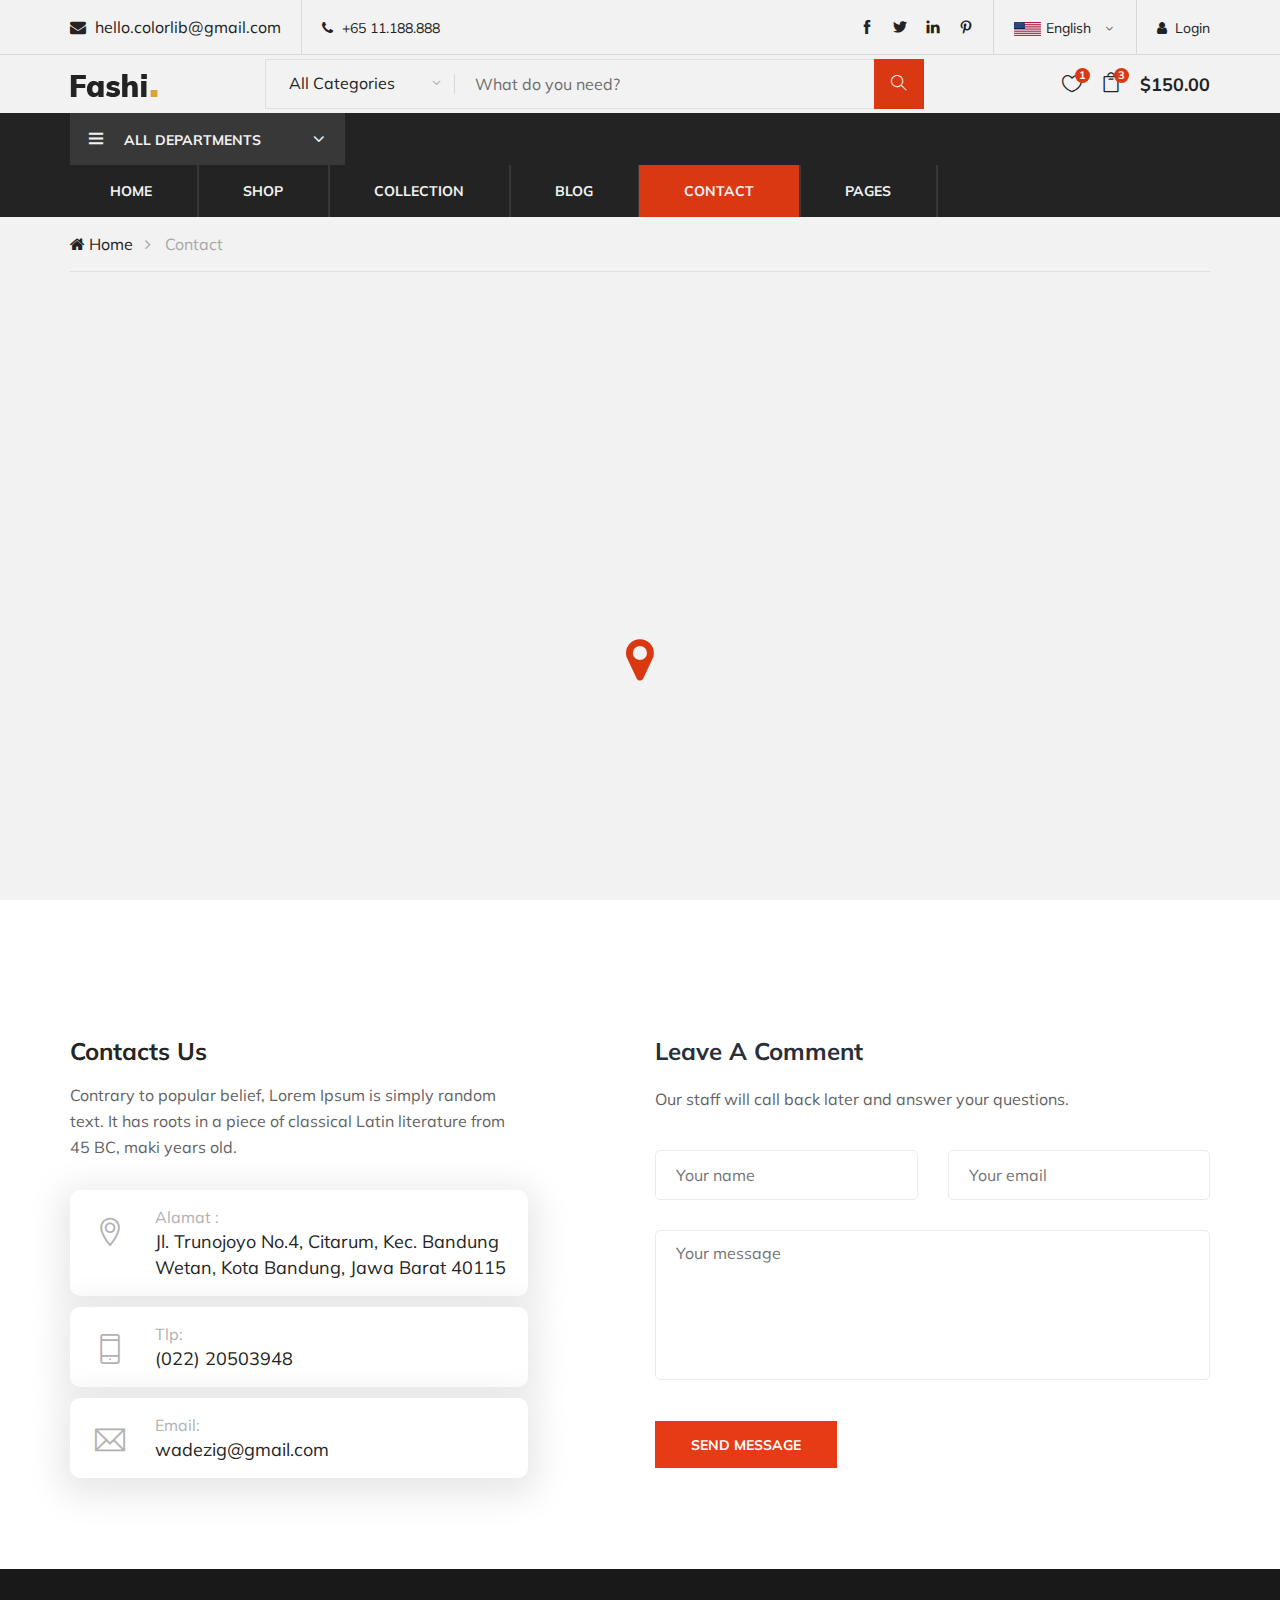
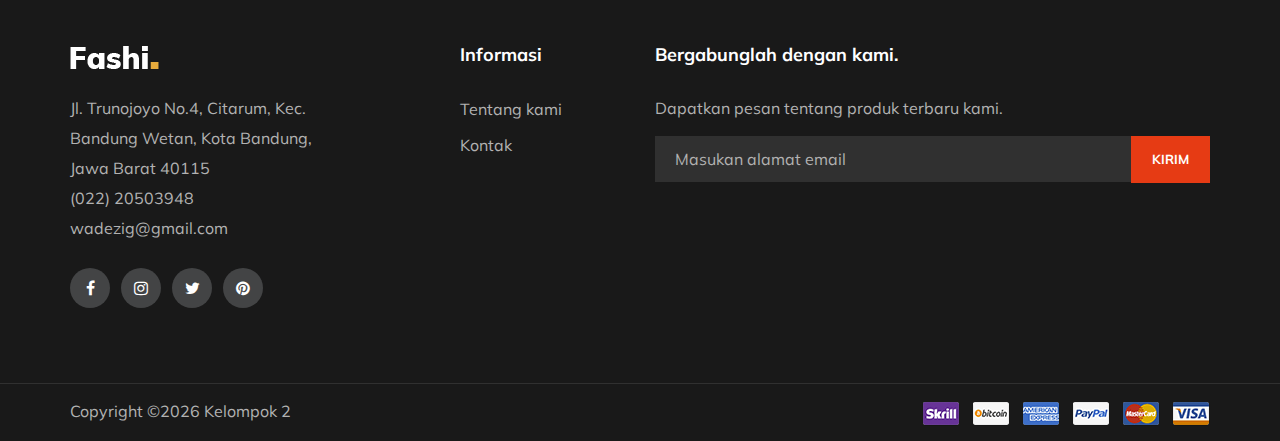
<file: contact.html>
<!DOCTYPE html>
<html lang="zxx">

<head>
    <meta charset="UTF-8">
    <meta name="description" content="Fashi Template">
    <meta name="keywords" content="Fashi, unica, creative, html">
    <meta name="viewport" content="width=device-width, initial-scale=1.0">
    <meta http-equiv="X-UA-Compatible" content="ie=edge">
    <title>Fashi | Template</title>

    <!-- Google Font -->
    <link href="https://fonts.googleapis.com/css?family=Muli:300,400,500,600,700,800,900&display=swap" rel="stylesheet">

    <!-- Css Styles -->
    <link rel="stylesheet" href="css/bootstrap.min.css" type="text/css">
    <link rel="stylesheet" href="css/font-awesome.min.css" type="text/css">
    <link rel="stylesheet" href="css/themify-icons.css" type="text/css">
    <link rel="stylesheet" href="css/elegant-icons.css" type="text/css">
    <link rel="stylesheet" href="css/owl.carousel.min.css" type="text/css">
    <link rel="stylesheet" href="css/nice-select.css" type="text/css">
    <link rel="stylesheet" href="css/jquery-ui.min.css" type="text/css">
    <link rel="stylesheet" href="css/slicknav.min.css" type="text/css">
    <link rel="stylesheet" href="css/style.css" type="text/css">
</head>

<body>
    <!-- Page Preloder -->
    <div id="preloder">
        <div class="loader"></div>
    </div>

    <!-- Header Section Begin -->
    <header class="header-section">
        <div class="header-top">
            <div class="container">
                <div class="ht-left">
                    <div class="mail-service">
                        <i class=" fa fa-envelope"></i>
                        hello.colorlib@gmail.com
                    </div>
                    <div class="phone-service">
                        <i class=" fa fa-phone"></i>
                        +65 11.188.888
                    </div>
                </div>
                <div class="ht-right">
                    <a href="#" class="login-panel"><i class="fa fa-user"></i>Login</a>
                    <div class="lan-selector">
                        <select class="language_drop" name="countries" id="countries" style="width:300px;">
                            <option value='yt' data-image="img/flag-1.jpg" data-imagecss="flag yt"
                                data-title="English">English</option>
                            <option value='yu' data-image="img/flag-2.jpg" data-imagecss="flag yu"
                                data-title="Bangladesh">German </option>
                        </select>
                    </div>
                    <div class="top-social">
                        <a href="#"><i class="ti-facebook"></i></a>
                        <a href="#"><i class="ti-twitter-alt"></i></a>
                        <a href="#"><i class="ti-linkedin"></i></a>
                        <a href="#"><i class="ti-pinterest"></i></a>
                    </div>
                </div>
            </div>
        </div>
        <div class="container">
            <div class="inner-header">
                <div class="row">
                    <div class="col-lg-2 col-md-2">
                        <div class="logo">
                            <a href="./index.html">
                                <img src="img/logo.png" alt="">
                            </a>
                        </div>
                    </div>
                    <div class="col-lg-7 col-md-7">
                        <div class="advanced-search">
                            <button type="button" class="category-btn">All Categories</button>
                            <form action="#" class="input-group">
                                <input type="text" placeholder="What do you need?">
                                <button type="button"><i class="ti-search"></i></button>
                            </form>
                        </div>
                    </div>
                    <div class="col-lg-3 text-right col-md-3">
                        <ul class="nav-right">
                            <li class="heart-icon"><a href="#">
                                    <i class="icon_heart_alt"></i>
                                    <span>1</span>
                                </a>
                            </li>
                            <li class="cart-icon"><a href="#">
                                    <i class="icon_bag_alt"></i>
                                    <span>3</span>
                                </a>
                                <div class="cart-hover">
                                    <div class="select-items">
                                        <table>
                                            <tbody>
                                                <tr>
                                                    <td class="si-pic"><img src="img/select-product-1.jpg" alt=""></td>
                                                    <td class="si-text">
                                                        <div class="product-selected">
                                                            <p>$60.00 x 1</p>
                                                            <h6>Kabino Bedside Table</h6>
                                                        </div>
                                                    </td>
                                                    <td class="si-close">
                                                        <i class="ti-close"></i>
                                                    </td>
                                                </tr>
                                                <tr>
                                                    <td class="si-pic"><img src="img/select-product-2.jpg" alt=""></td>
                                                    <td class="si-text">
                                                        <div class="product-selected">
                                                            <p>$60.00 x 1</p>
                                                            <h6>Kabino Bedside Table</h6>
                                                        </div>
                                                    </td>
                                                    <td class="si-close">
                                                        <i class="ti-close"></i>
                                                    </td>
                                                </tr>
                                            </tbody>
                                        </table>
                                    </div>
                                    <div class="select-total">
                                        <span>total:</span>
                                        <h5>$120.00</h5>
                                    </div>
                                    <div class="select-button">
                                        <a href="#" class="primary-btn view-card">VIEW CARD</a>
                                        <a href="#" class="primary-btn checkout-btn">CHECK OUT</a>
                                    </div>
                                </div>
                            </li>
                            <li class="cart-price">$150.00</li>
                        </ul>
                    </div>
                </div>
            </div>
        </div>
        <div class="nav-item">
            <div class="container">
                <div class="nav-depart">
                    <div class="depart-btn">
                        <i class="ti-menu"></i>
                        <span>All departments</span>
                        <ul class="depart-hover">
                            <li class="active"><a href="#">Women’s Clothing</a></li>
                            <li><a href="#">Men’s Clothing</a></li>
                            <li><a href="#">Underwear</a></li>
                            <li><a href="#">Kid's Clothing</a></li>
                            <li><a href="#">Brand Fashion</a></li>
                            <li><a href="#">Accessories/Shoes</a></li>
                            <li><a href="#">Luxury Brands</a></li>
                            <li><a href="#">Brand Outdoor Apparel</a></li>
                        </ul>
                    </div>
                </div>
                <nav class="nav-menu mobile-menu">
                    <ul>
                        <li><a href="./index.html">Home</a></li>
                        <li><a href="./shop.html">Shop</a></li>
                        <li><a href="#">Collection</a>
                            <ul class="dropdown">
                                <li><a href="#">Men's</a></li>
                                <li><a href="#">Women's</a></li>
                                <li><a href="#">Kid's</a></li>
                            </ul>
                        </li>
                        <li><a href="./blog.html">Blog</a></li>
                        <li class="active"><a href="./contact.html">Contact</a></li>
                        <li><a href="#">Pages</a>
                            <ul class="dropdown">
                                <li><a href="./blog-details.html">Blog Details</a></li>
                                <li><a href="./shopping-cart.html">Shopping Cart</a></li>
                                <li><a href="./check-out.html">Checkout</a></li>
                                <li><a href="./faq.html">Faq</a></li>
                                <li><a href="./register.html">Register</a></li>
                                <li><a href="./login.html">Login</a></li>
                            </ul>
                        </li>
                    </ul>
                </nav>
                <div id="mobile-menu-wrap"></div>
            </div>
        </div>
    </header>
    <!-- Header End -->

    <!-- Breadcrumb Section Begin -->
    <div class="breacrumb-section">
        <div class="container">
            <div class="row">
                <div class="col-lg-12">
                    <div class="breadcrumb-text">
                        <a href="#"><i class="fa fa-home"></i> Home</a>
                        <span>Contact</span>
                    </div>
                </div>
            </div>
        </div>
    </div>
    <!-- Breadcrumb Section Begin -->

    <!-- Map Section Begin -->
    <div class="map spad">
        <div class="container">
            <div class="map-inner">
                <iframe
                    src="https://www.google.com/maps/embed?pb=!1m18!1m12!1m3!1d48158.305462977965!2d-74.13283844036356!3d41.02757295168286!2m3!1f0!2f0!3f0!3m2!1i1024!2i768!4f13.1!3m3!1m2!1s0x89c2e440473470d7%3A0xcaf503ca2ee57958!2sSaddle%20River%2C%20NJ%2007458%2C%20USA!5e0!3m2!1sen!2sbd!4v1575917275626!5m2!1sen!2sbd"
                    height="610" style="border:0" allowfullscreen="">
                </iframe>
                <div class="icon">
                    <i class="fa fa-map-marker"></i>
                </div>
            </div>
        </div>
    </div>
    <!-- Map Section Begin -->

    <!-- Contact Section Begin -->
    <section class="contact-section spad">
        <div class="container">
            <div class="row">
                <div class="col-lg-5">
                    <div class="contact-title">
                        <h4>Contacts Us</h4>
                        <p>Contrary to popular belief, Lorem Ipsum is simply random text. It has roots in a piece of
                            classical Latin literature from 45 BC, maki years old.</p>
                    </div>
                    <div class="contact-widget">
                        <div class="cw-item">
                            <div class="ci-icon">
                                <i class="ti-location-pin"></i>
                            </div>
                            <div class="ci-text">
                                <span>Alamat :</span>
                                <p>Jl. Trunojoyo No.4, Citarum, Kec. Bandung Wetan, Kota Bandung, Jawa Barat 40115</p>
                            </div>
                        </div>
                        <div class="cw-item">
                            <div class="ci-icon">
                                <i class="ti-mobile"></i>
                            </div>
                            <div class="ci-text">
                                <span>Tlp:</span>
                                <p>(022) 20503948</p>
                            </div>
                        </div>
                        <div class="cw-item">
                            <div class="ci-icon">
                                <i class="ti-email"></i>
                            </div>
                            <div class="ci-text">
                                <span>Email:</span>
                                <p>wadezig@gmail.com</p>
                            </div>
                        </div>
                    </div>
                </div>
                <div class="col-lg-6 offset-lg-1">
                    <div class="contact-form">
                        <div class="leave-comment">
                            <h4>Leave A Comment</h4>
                            <p>Our staff will call back later and answer your questions.</p>
                            <form action="#" class="comment-form">
                                <div class="row">
                                    <div class="col-lg-6">
                                        <input type="text" placeholder="Your name">
                                    </div>
                                    <div class="col-lg-6">
                                        <input type="text" placeholder="Your email">
                                    </div>
                                    <div class="col-lg-12">
                                        <textarea placeholder="Your message"></textarea>
                                        <button type="submit" class="site-btn">Send message</button>
                                    </div>
                                </div>
                            </form>
                        </div>
                    </div>
                </div>
            </div>
        </div>
    </section>
    <!-- Contact Section End -->

    <!-- Partner Logo Section Begin -->
    <!-- Partner Logo Section End -->

    <!-- Footer Section Begin -->
    <footer class="footer-section">
        <div class="container">
            <div class="row">
                <div class="col-lg-3">
                    <div class="footer-left">
                        <div class="footer-logo">
                            <a href="#"><img src="img/footer-logo.png" alt=""></a>
                        </div>
                        <ul>
                            <li>Jl. Trunojoyo No.4, Citarum, Kec. Bandung Wetan, Kota Bandung, Jawa Barat 40115</li>
                            <li>(022) 20503948</li>
                            <li>wadezig@gmail.com</li>
                        </ul>
                        <div class="footer-social">
                            <a href="https://id-id.facebook.com/wadezig/"><i class="fa fa-facebook"></i></a>
                            <a href="https://www.instagram.com/wdzg/?hl=id"><i class="fa fa-instagram"></i></a>
                            <a href="https://twitter.com/WDZG?ref_src=twsrc%5Egoogle%7Ctwcamp%5Eserp%7Ctwgr%5Eauthor"><i class="fa fa-twitter"></i></a>
                            <a href="https://id.pinterest.com/wdzg/_saved/"><i class="fa fa-pinterest"></i></a>
                        </div>
                    </div>
                </div>
                <div class="col-lg-2 offset-lg-1">
                    <div class="footer-widget">
                        <h5>Informasi</h5>
                        <ul>
                            <li><a href="#">Tentang kami</a></li>
                            <li><a href="#">Kontak</a></li>
                        </ul>
                    </div>
                </div>
                <div class="col-lg-6">
                    <div class="newslatter-item">
                        <h5>Bergabunglah dengan kami.</h5>
                        <p>Dapatkan pesan tentang produk terbaru kami.</p>
                        <form action="#" class="subscribe-form">
                            <input type="text" placeholder="Masukan alamat email">
                            <button type="button">Kirim</button>
                        </form>
                    </div>
                </div>
            </div>
        </div>
        <div class="copyright-reserved">
            <div class="container">
                <div class="row">
                    <div class="col-lg-12">
                        <div class="copyright-text">
                            <!-- Link back to Colorlib can't be removed. Template is licensed under CC BY 3.0. -->
Copyright &copy;<script>document.write(new Date().getFullYear());</script> Kelompok 2
<!-- Link back to Colorlib can't be removed. Template is licensed under CC BY 3.0. -->
                        </div>
                        <div class="payment-pic">
                            <img src="img/payment-method.png" alt="">
                        </div>
                    </div>
                </div>
            </div>
        </div>
    </footer>
    <!-- Footer Section End -->

    <!-- Js Plugins -->
    <script src="js/jquery-3.3.1.min.js"></script>
    <script src="js/bootstrap.min.js"></script>
    <script src="js/jquery-ui.min.js"></script>
    <script src="js/jquery.countdown.min.js"></script>
    <script src="js/jquery.nice-select.min.js"></script>
    <script src="js/jquery.zoom.min.js"></script>
    <script src="js/jquery.dd.min.js"></script>
    <script src="js/jquery.slicknav.js"></script>
    <script src="js/owl.carousel.min.js"></script>
    <script src="js/main.js"></script>
</body>

</html>
</file>
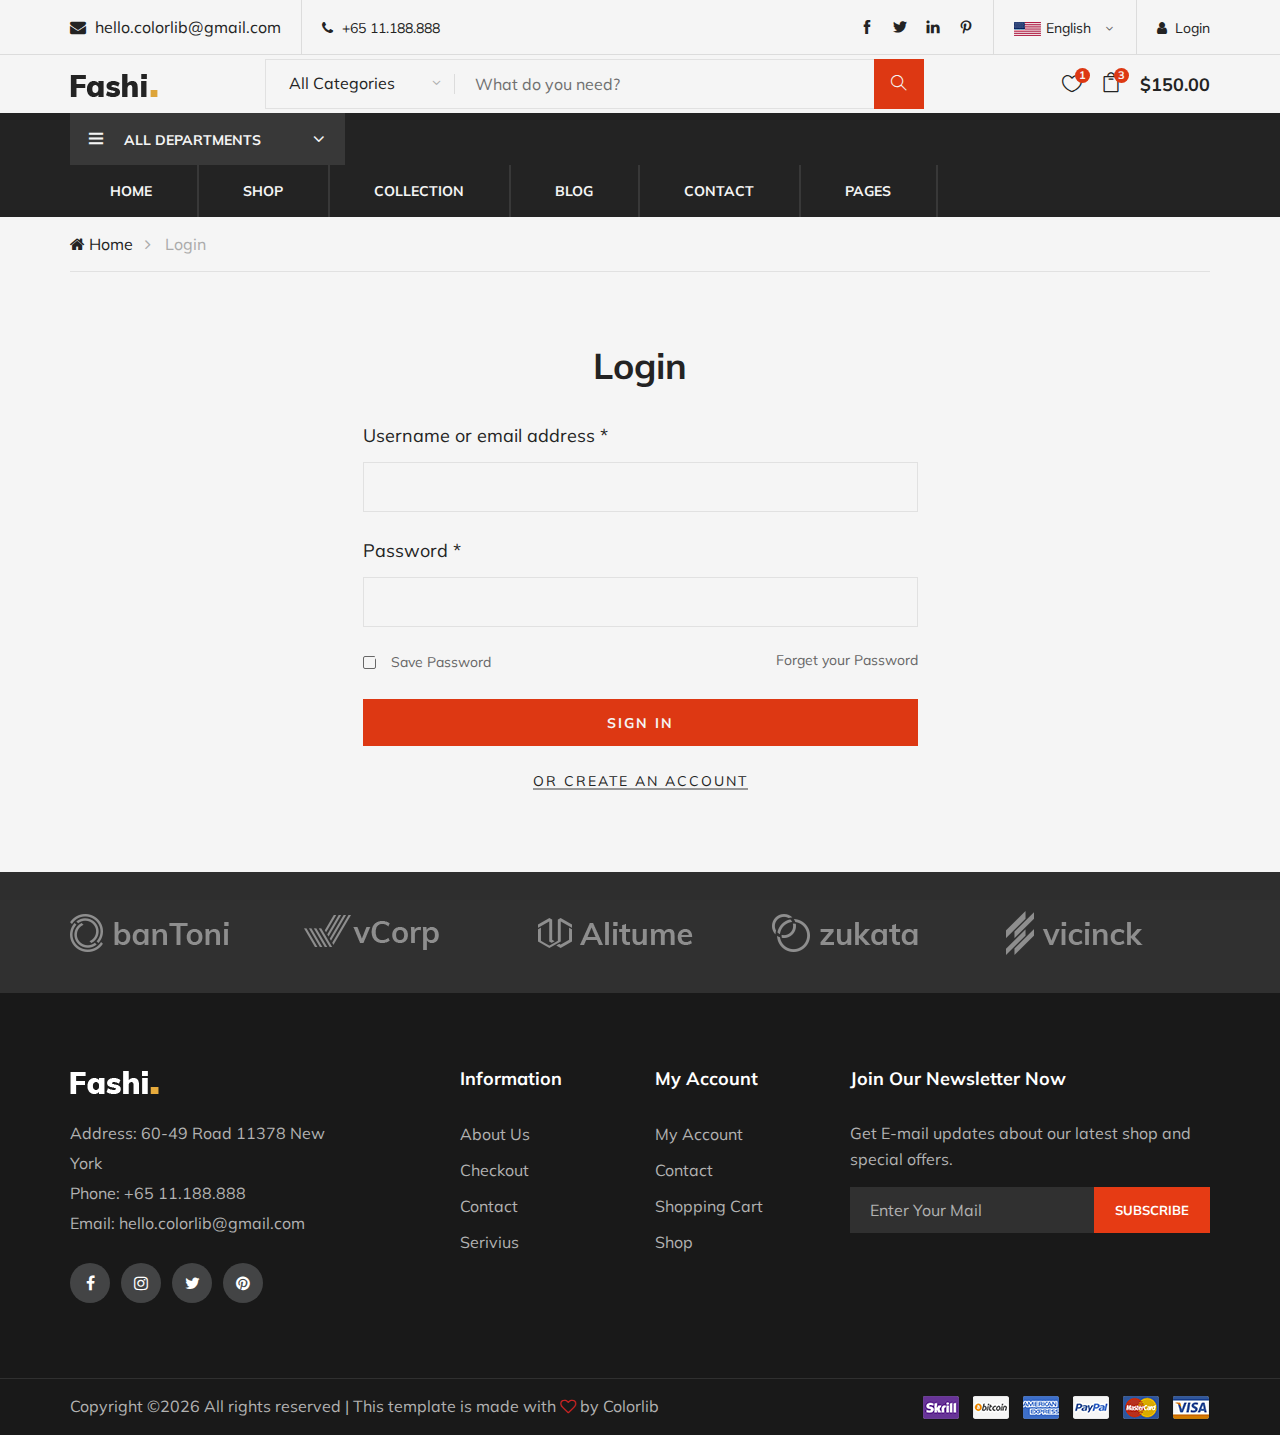
<file: login.html>
<!DOCTYPE html>
<html lang="zxx">

<head>
    <meta charset="UTF-8">
    <meta name="description" content="Fashi Template">
    <meta name="keywords" content="Fashi, unica, creative, html">
    <meta name="viewport" content="width=device-width, initial-scale=1.0">
    <meta http-equiv="X-UA-Compatible" content="ie=edge">
    <title>Fashi | Template</title>

    <!-- Google Font -->
    <link href="https://fonts.googleapis.com/css?family=Muli:300,400,500,600,700,800,900&display=swap" rel="stylesheet">

    <!-- Css Styles -->
    <link rel="stylesheet" href="css/bootstrap.min.css" type="text/css">
    <link rel="stylesheet" href="css/font-awesome.min.css" type="text/css">
    <link rel="stylesheet" href="css/themify-icons.css" type="text/css">
    <link rel="stylesheet" href="css/elegant-icons.css" type="text/css">
    <link rel="stylesheet" href="css/owl.carousel.min.css" type="text/css">
    <link rel="stylesheet" href="css/nice-select.css" type="text/css">
    <link rel="stylesheet" href="css/jquery-ui.min.css" type="text/css">
    <link rel="stylesheet" href="css/slicknav.min.css" type="text/css">
    <link rel="stylesheet" href="css/style.css" type="text/css">
</head>

<body>
    <!-- Page Preloder -->
    <div id="preloder">
        <div class="loader"></div>
    </div>

    <!-- Header Section Begin -->
    <header class="header-section">
        <div class="header-top">
            <div class="container">
                <div class="ht-left">
                    <div class="mail-service">
                        <i class=" fa fa-envelope"></i>
                        hello.colorlib@gmail.com
                    </div>
                    <div class="phone-service">
                        <i class=" fa fa-phone"></i>
                        +65 11.188.888
                    </div>
                </div>
                <div class="ht-right">
                    <a href="#" class="login-panel"><i class="fa fa-user"></i>Login</a>
                    <div class="lan-selector">
                        <select class="language_drop" name="countries" id="countries" style="width:300px;">
                            <option value='yt' data-image="img/flag-1.jpg" data-imagecss="flag yt"
                                data-title="English">English</option>
                            <option value='yu' data-image="img/flag-2.jpg" data-imagecss="flag yu"
                                data-title="Bangladesh">German </option>
                        </select>
                    </div>
                    <div class="top-social">
                        <a href="#"><i class="ti-facebook"></i></a>
                        <a href="#"><i class="ti-twitter-alt"></i></a>
                        <a href="#"><i class="ti-linkedin"></i></a>
                        <a href="#"><i class="ti-pinterest"></i></a>
                    </div>
                </div>
            </div>
        </div>
        <div class="container">
            <div class="inner-header">
                <div class="row">
                    <div class="col-lg-2 col-md-2">
                        <div class="logo">
                            <a href="./index.html">
                                <img src="img/logo.png" alt="">
                            </a>
                        </div>
                    </div>
                    <div class="col-lg-7 col-lg-7">
                        <div class="advanced-search">
                            <button type="button" class="category-btn">All Categories</button>
                            <form action="#" class="input-group">
                                <input type="text" placeholder="What do you need?">
                                <button type="button"><i class="ti-search"></i></button>
                            </form>
                        </div>
                    </div>
                    <div class="col-lg-3 text-right col-lg-3">
                        <ul class="nav-right">
                            <li class="heart-icon"><a href="#">
                                    <i class="icon_heart_alt"></i>
                                    <span>1</span>
                                </a>
                            </li>
                            <li class="cart-icon"><a href="#">
                                    <i class="icon_bag_alt"></i>
                                    <span>3</span>
                                </a>
                                <div class="cart-hover">
                                    <div class="select-items">
                                        <table>
                                            <tbody>
                                                <tr>
                                                    <td class="si-pic"><img src="img/select-product-1.jpg" alt=""></td>
                                                    <td class="si-text">
                                                        <div class="product-selected">
                                                            <p>$60.00 x 1</p>
                                                            <h6>Kabino Bedside Table</h6>
                                                        </div>
                                                    </td>
                                                    <td class="si-close">
                                                        <i class="ti-close"></i>
                                                    </td>
                                                </tr>
                                                <tr>
                                                    <td class="si-pic"><img src="img/select-product-2.jpg" alt=""></td>
                                                    <td class="si-text">
                                                        <div class="product-selected">
                                                            <p>$60.00 x 1</p>
                                                            <h6>Kabino Bedside Table</h6>
                                                        </div>
                                                    </td>
                                                    <td class="si-close">
                                                        <i class="ti-close"></i>
                                                    </td>
                                                </tr>
                                            </tbody>
                                        </table>
                                    </div>
                                    <div class="select-total">
                                        <span>total:</span>
                                        <h5>$120.00</h5>
                                    </div>
                                    <div class="select-button">
                                        <a href="#" class="primary-btn view-card">VIEW CARD</a>
                                        <a href="#" class="primary-btn checkout-btn">CHECK OUT</a>
                                    </div>
                                </div>
                            </li>
                            <li class="cart-price">$150.00</li>
                        </ul>
                    </div>
                </div>
            </div>
        </div>
        <div class="nav-item">
            <div class="container">
                <div class="nav-depart">
                    <div class="depart-btn">
                        <i class="ti-menu"></i>
                        <span>All departments</span>
                        <ul class="depart-hover">
                            <li class="active"><a href="#">Women’s Clothing</a></li>
                            <li><a href="#">Men’s Clothing</a></li>
                            <li><a href="#">Underwear</a></li>
                            <li><a href="#">Kid's Clothing</a></li>
                            <li><a href="#">Brand Fashion</a></li>
                            <li><a href="#">Accessories/Shoes</a></li>
                            <li><a href="#">Luxury Brands</a></li>
                            <li><a href="#">Brand Outdoor Apparel</a></li>
                        </ul>
                    </div>
                </div>
                <nav class="nav-menu mobile-menu">
                    <ul>
                        <li><a href="./index.html">Home</a></li>
                        <li><a href="./shop.html">Shop</a></li>
                        <li><a href="#">Collection</a>
                            <ul class="dropdown">
                                <li><a href="#">Men's</a></li>
                                <li><a href="#">Women's</a></li>
                                <li><a href="#">Kid's</a></li>
                            </ul>
                        </li>
                        <li><a href="./blog.html">Blog</a></li>
                        <li><a href="./contact.html">Contact</a></li>
                        <li><a href="#">Pages</a>
                            <ul class="dropdown">
                                <li><a href="./blog-details.html">Blog Details</a></li>
                                <li><a href="./shopping-cart.html">Shopping Cart</a></li>
                                <li><a href="./check-out.html">Checkout</a></li>
                                <li><a href="./faq.html">Faq</a></li>
                                <li><a href="./register.html">Register</a></li>
                                <li><a href="./login.html">Login</a></li>
                            </ul>
                        </li>
                    </ul>
                </nav>
                <div id="mobile-menu-wrap"></div>
            </div>
        </div>
    </header>
    <!-- Header End -->

    <!-- Breadcrumb Section Begin -->
    <div class="breacrumb-section">
        <div class="container">
            <div class="row">
                <div class="col-lg-12">
                    <div class="breadcrumb-text">
                        <a href="#"><i class="fa fa-home"></i> Home</a>
                        <span>Login</span>
                    </div>
                </div>
            </div>
        </div>
    </div>
    <!-- Breadcrumb Form Section Begin -->

    <!-- Register Section Begin -->
    <div class="register-login-section spad">
        <div class="container">
            <div class="row">
                <div class="col-lg-6 offset-lg-3">
                    <div class="login-form">
                        <h2>Login</h2>
                        <form action="#">
                            <div class="group-input">
                                <label for="username">Username or email address *</label>
                                <input type="text" id="username">
                            </div>
                            <div class="group-input">
                                <label for="pass">Password *</label>
                                <input type="text" id="pass">
                            </div>
                            <div class="group-input gi-check">
                                <div class="gi-more">
                                    <label for="save-pass">
                                        Save Password
                                        <input type="checkbox" id="save-pass">
                                        <span class="checkmark"></span>
                                    </label>
                                    <a href="#" class="forget-pass">Forget your Password</a>
                                </div>
                            </div>
                            <button type="submit" class="site-btn login-btn">Sign In</button>
                        </form>
                        <div class="switch-login">
                            <a href="./register.html" class="or-login">Or Create An Account</a>
                        </div>
                    </div>
                </div>
            </div>
        </div>
    </div>
    <!-- Register Form Section End -->

    <!-- Partner Logo Section Begin -->
    <div class="partner-logo">
        <div class="container">
            <div class="logo-carousel owl-carousel">
                <div class="logo-item">
                    <div class="tablecell-inner">
                        <img src="img/logo-carousel/logo-1.png" alt="">
                    </div>
                </div>
                <div class="logo-item">
                    <div class="tablecell-inner">
                        <img src="img/logo-carousel/logo-2.png" alt="">
                    </div>
                </div>
                <div class="logo-item">
                    <div class="tablecell-inner">
                        <img src="img/logo-carousel/logo-3.png" alt="">
                    </div>
                </div>
                <div class="logo-item">
                    <div class="tablecell-inner">
                        <img src="img/logo-carousel/logo-4.png" alt="">
                    </div>
                </div>
                <div class="logo-item">
                    <div class="tablecell-inner">
                        <img src="img/logo-carousel/logo-5.png" alt="">
                    </div>
                </div>
            </div>
        </div>
    </div>
    <!-- Partner Logo Section End -->

    <!-- Footer Section Begin -->
    <footer class="footer-section">
        <div class="container">
            <div class="row">
                <div class="col-lg-3">
                    <div class="footer-left">
                        <div class="footer-logo">
                            <a href="#"><img src="img/footer-logo.png" alt=""></a>
                        </div>
                        <ul>
                            <li>Address: 60-49 Road 11378 New York</li>
                            <li>Phone: +65 11.188.888</li>
                            <li>Email: hello.colorlib@gmail.com</li>
                        </ul>
                        <div class="footer-social">
                            <a href="#"><i class="fa fa-facebook"></i></a>
                            <a href="#"><i class="fa fa-instagram"></i></a>
                            <a href="#"><i class="fa fa-twitter"></i></a>
                            <a href="#"><i class="fa fa-pinterest"></i></a>
                        </div>
                    </div>
                </div>
                <div class="col-lg-2 offset-lg-1">
                    <div class="footer-widget">
                        <h5>Information</h5>
                        <ul>
                            <li><a href="#">About Us</a></li>
                            <li><a href="#">Checkout</a></li>
                            <li><a href="#">Contact</a></li>
                            <li><a href="#">Serivius</a></li>
                        </ul>
                    </div>
                </div>
                <div class="col-lg-2">
                    <div class="footer-widget">
                        <h5>My Account</h5>
                        <ul>
                            <li><a href="#">My Account</a></li>
                            <li><a href="#">Contact</a></li>
                            <li><a href="#">Shopping Cart</a></li>
                            <li><a href="#">Shop</a></li>
                        </ul>
                    </div>
                </div>
                <div class="col-lg-4">
                    <div class="newslatter-item">
                        <h5>Join Our Newsletter Now</h5>
                        <p>Get E-mail updates about our latest shop and special offers.</p>
                        <form action="#" class="subscribe-form">
                            <input type="text" placeholder="Enter Your Mail">
                            <button type="button">Subscribe</button>
                        </form>
                    </div>
                </div>
            </div>
        </div>
        <div class="copyright-reserved">
            <div class="container">
                <div class="row">
                    <div class="col-lg-12">
                        <div class="copyright-text">
                            <!-- Link back to Colorlib can't be removed. Template is licensed under CC BY 3.0. -->
Copyright &copy;<script>document.write(new Date().getFullYear());</script> All rights reserved | This template is made with <i class="fa fa-heart-o" aria-hidden="true"></i> by <a href="https://colorlib.com" target="_blank">Colorlib</a>
<!-- Link back to Colorlib can't be removed. Template is licensed under CC BY 3.0. -->
                        </div>
                        <div class="payment-pic">
                            <img src="img/payment-method.png" alt="">
                        </div>
                    </div>
                </div>
            </div>
        </div>
    </footer>
    <!-- Footer Section End -->

    <!-- Js Plugins -->
    <script src="js/jquery-3.3.1.min.js"></script>
    <script src="js/bootstrap.min.js"></script>
    <script src="js/jquery-ui.min.js"></script>
    <script src="js/jquery.countdown.min.js"></script>
    <script src="js/jquery.nice-select.min.js"></script>
    <script src="js/jquery.zoom.min.js"></script>
    <script src="js/jquery.dd.min.js"></script>
    <script src="js/jquery.slicknav.js"></script>
    <script src="js/owl.carousel.min.js"></script>
    <script src="js/main.js"></script>
</body>

</html>
</file>
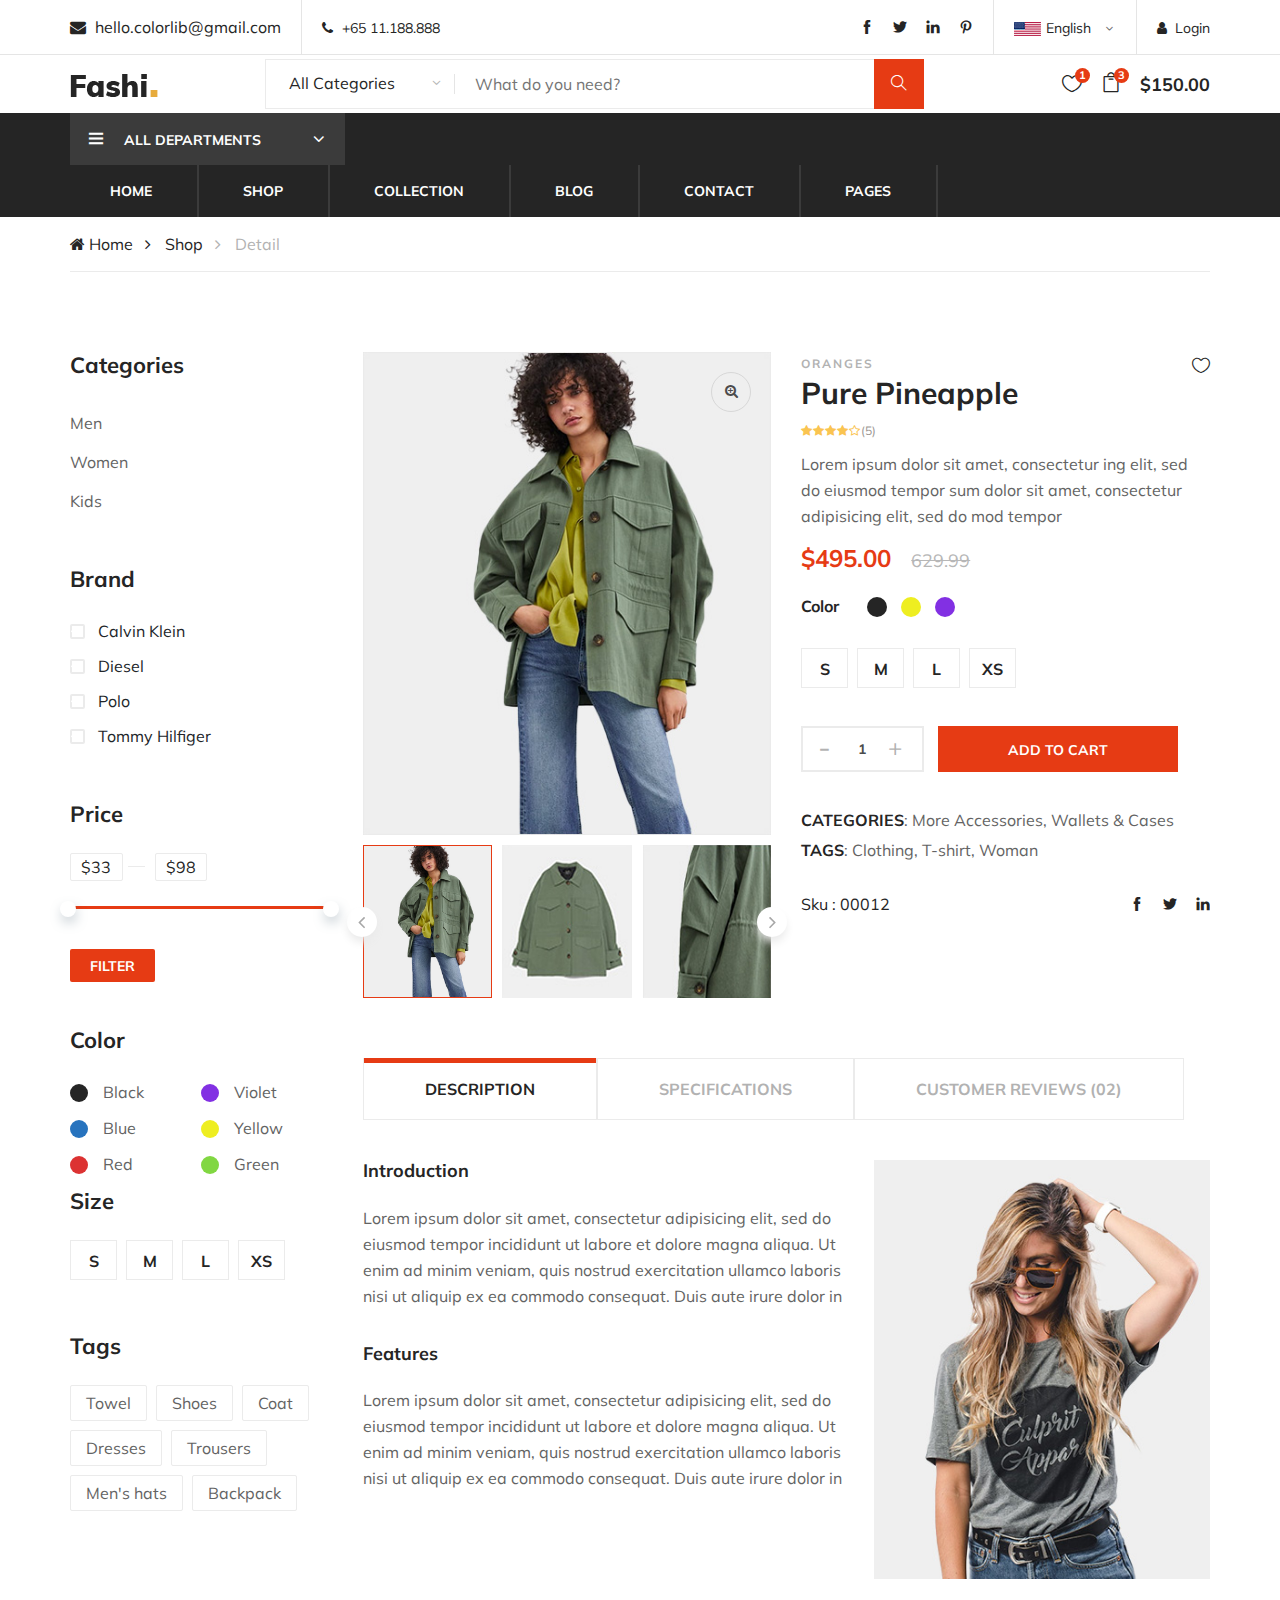
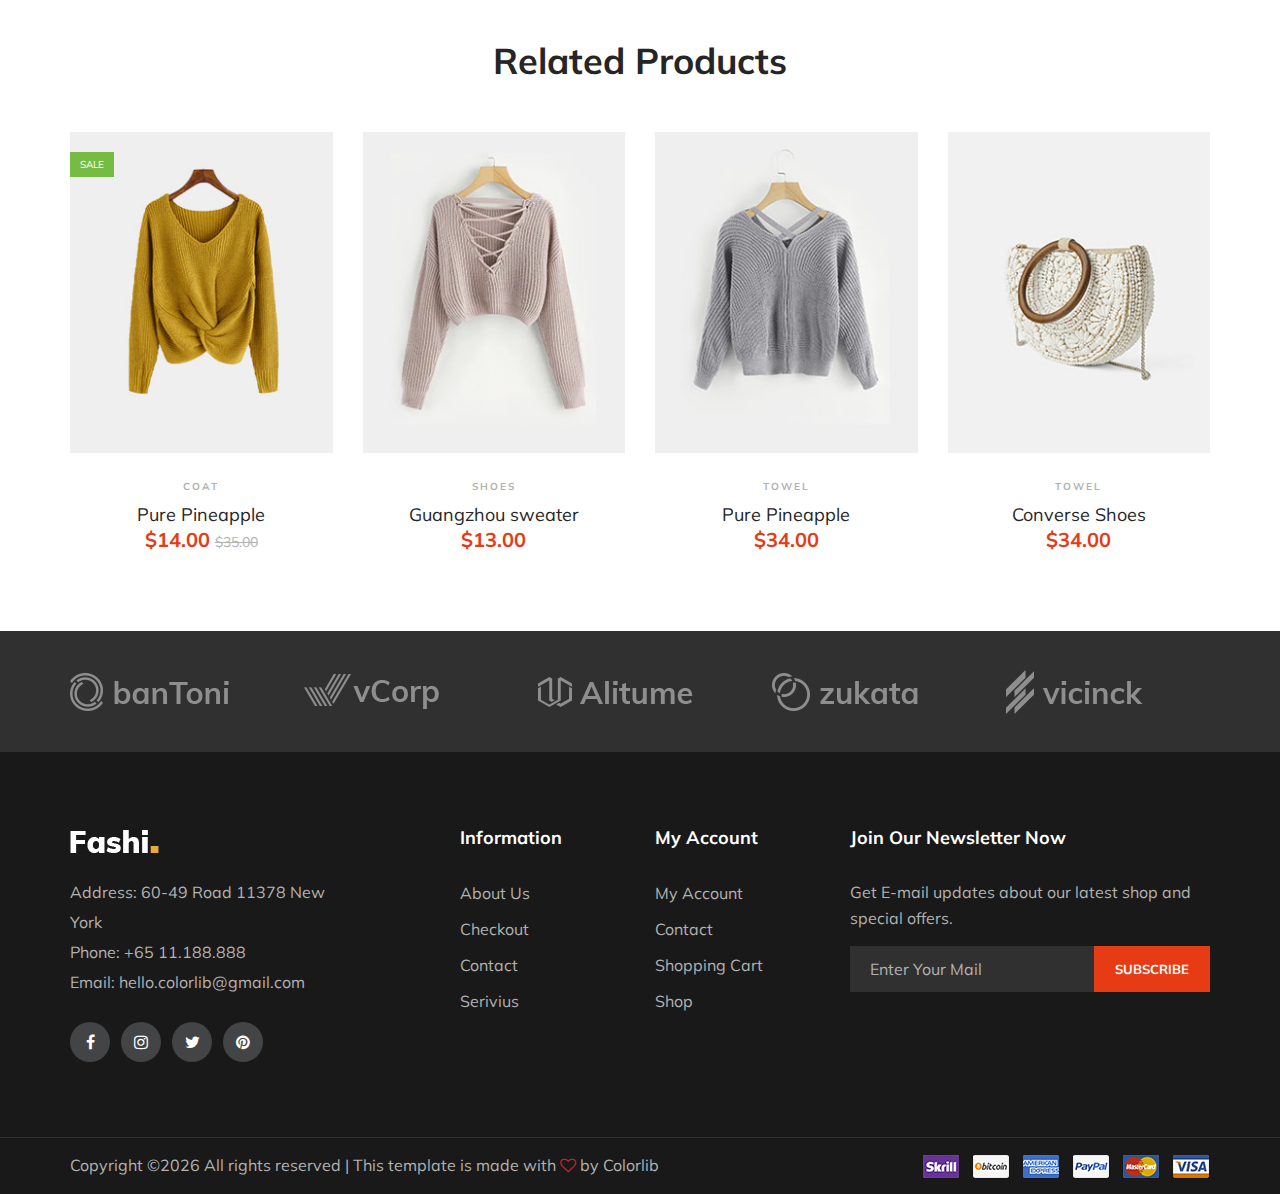
<file: product.html>
<!DOCTYPE html>
<html lang="zxx">

<head>
    <meta charset="UTF-8">
    <meta name="description" content="Fashi Template">
    <meta name="keywords" content="Fashi, unica, creative, html">
    <meta name="viewport" content="width=device-width, initial-scale=1.0">
    <meta http-equiv="X-UA-Compatible" content="ie=edge">
    <title>Fashi | Template</title>

    <!-- Google Font -->
    <link href="https://fonts.googleapis.com/css?family=Muli:300,400,500,600,700,800,900&display=swap" rel="stylesheet">

    <!-- Css Styles -->
    <link rel="stylesheet" href="css/bootstrap.min.css" type="text/css">
    <link rel="stylesheet" href="css/font-awesome.min.css" type="text/css">
    <link rel="stylesheet" href="css/themify-icons.css" type="text/css">
    <link rel="stylesheet" href="css/elegant-icons.css" type="text/css">
    <link rel="stylesheet" href="css/owl.carousel.min.css" type="text/css">
    <link rel="stylesheet" href="css/nice-select.css" type="text/css">
    <link rel="stylesheet" href="css/jquery-ui.min.css" type="text/css">
    <link rel="stylesheet" href="css/slicknav.min.css" type="text/css">
    <link rel="stylesheet" href="css/style.css" type="text/css">
</head>

<body>
    <!-- Page Preloder -->
    <div id="preloder">
        <div class="loader"></div>
    </div>

    <!-- Header Section Begin -->
    <header class="header-section">
        <div class="header-top">
            <div class="container">
                <div class="ht-left">
                    <div class="mail-service">
                        <i class=" fa fa-envelope"></i>
                        hello.colorlib@gmail.com
                    </div>
                    <div class="phone-service">
                        <i class=" fa fa-phone"></i>
                        +65 11.188.888
                    </div>
                </div>
                <div class="ht-right">
                    <a href="#" class="login-panel"><i class="fa fa-user"></i>Login</a>
                    <div class="lan-selector">
                        <select class="language_drop" name="countries" id="countries" style="width:300px;">
                            <option value='yt' data-image="img/flag-1.jpg" data-imagecss="flag yt"
                                data-title="English">English</option>
                            <option value='yu' data-image="img/flag-2.jpg" data-imagecss="flag yu"
                                data-title="Bangladesh">German </option>
                        </select>
                    </div>
                    <div class="top-social">
                        <a href="#"><i class="ti-facebook"></i></a>
                        <a href="#"><i class="ti-twitter-alt"></i></a>
                        <a href="#"><i class="ti-linkedin"></i></a>
                        <a href="#"><i class="ti-pinterest"></i></a>
                    </div>
                </div>
            </div>
        </div>
        <div class="container">
            <div class="inner-header">
                <div class="row">
                    <div class="col-lg-2 col-md-2">
                        <div class="logo">
                            <a href="./index.html">
                                <img src="img/logo.png" alt="">
                            </a>
                        </div>
                    </div>
                    <div class="col-lg-7 col-md-7">
                        <div class="advanced-search">
                            <button type="button" class="category-btn">All Categories</button>
                            <form action="#" class="input-group">
                                <input type="text" placeholder="What do you need?">
                                <button type="button"><i class="ti-search"></i></button>
                            </form>
                        </div>
                    </div>
                    <div class="col-lg-3 text-right col-md-3">
                        <ul class="nav-right">
                            <li class="heart-icon"><a href="#">
                                    <i class="icon_heart_alt"></i>
                                    <span>1</span>
                                </a>
                            </li>
                            <li class="cart-icon"><a href="#">
                                    <i class="icon_bag_alt"></i>
                                    <span>3</span>
                                </a>
                                <div class="cart-hover">
                                    <div class="select-items">
                                        <table>
                                            <tbody>
                                                <tr>
                                                    <td class="si-pic"><img src="img/select-product-1.jpg" alt=""></td>
                                                    <td class="si-text">
                                                        <div class="product-selected">
                                                            <p>$60.00 x 1</p>
                                                            <h6>Kabino Bedside Table</h6>
                                                        </div>
                                                    </td>
                                                    <td class="si-close">
                                                        <i class="ti-close"></i>
                                                    </td>
                                                </tr>
                                                <tr>
                                                    <td class="si-pic"><img src="img/select-product-2.jpg" alt=""></td>
                                                    <td class="si-text">
                                                        <div class="product-selected">
                                                            <p>$60.00 x 1</p>
                                                            <h6>Kabino Bedside Table</h6>
                                                        </div>
                                                    </td>
                                                    <td class="si-close">
                                                        <i class="ti-close"></i>
                                                    </td>
                                                </tr>
                                            </tbody>
                                        </table>
                                    </div>
                                    <div class="select-total">
                                        <span>total:</span>
                                        <h5>$120.00</h5>
                                    </div>
                                    <div class="select-button">
                                        <a href="#" class="primary-btn view-card">VIEW CARD</a>
                                        <a href="#" class="primary-btn checkout-btn">CHECK OUT</a>
                                    </div>
                                </div>
                            </li>
                            <li class="cart-price">$150.00</li>
                        </ul>
                    </div>
                </div>
            </div>
        </div>
        <div class="nav-item">
            <div class="container">
                <div class="nav-depart">
                    <div class="depart-btn">
                        <i class="ti-menu"></i>
                        <span>All departments</span>
                        <ul class="depart-hover">
                            <li class="active"><a href="#">Women’s Clothing</a></li>
                            <li><a href="#">Men’s Clothing</a></li>
                            <li><a href="#">Underwear</a></li>
                            <li><a href="#">Kid's Clothing</a></li>
                            <li><a href="#">Brand Fashion</a></li>
                            <li><a href="#">Accessories/Shoes</a></li>
                            <li><a href="#">Luxury Brands</a></li>
                            <li><a href="#">Brand Outdoor Apparel</a></li>
                        </ul>
                    </div>
                </div>
                <nav class="nav-menu mobile-menu">
                    <ul>
                        <li><a href="./index.html">Home</a></li>
                        <li><a href="./shop.html">Shop</a></li>
                        <li><a href="#">Collection</a>
                            <ul class="dropdown">
                                <li><a href="#">Men's</a></li>
                                <li><a href="#">Women's</a></li>
                                <li><a href="#">Kid's</a></li>
                            </ul>
                        </li>
                        <li><a href="./blog.html">Blog</a></li>
                        <li><a href="./contact.html">Contact</a></li>
                        <li><a href="#">Pages</a>
                            <ul class="dropdown">
                                <li><a href="./blog-details.html">Blog Details</a></li>
                                <li><a href="./shopping-cart.html">Shopping Cart</a></li>
                                <li><a href="./check-out.html">Checkout</a></li>
                                <li><a href="./faq.html">Faq</a></li>
                                <li><a href="./register.html">Register</a></li>
                                <li><a href="./login.html">Login</a></li>
                            </ul>
                        </li>
                    </ul>
                </nav>
                <div id="mobile-menu-wrap"></div>
            </div>
        </div>
    </header>
    <!-- Header End -->

    <!-- Breadcrumb Section Begin -->
    <div class="breacrumb-section">
        <div class="container">
            <div class="row">
                <div class="col-lg-12">
                    <div class="breadcrumb-text product-more">
                        <a href="./home.html"><i class="fa fa-home"></i> Home</a>
                        <a href="./shop.html">Shop</a>
                        <span>Detail</span>
                    </div>
                </div>
            </div>
        </div>
    </div>
    <!-- Breadcrumb Section Begin -->

    <!-- Product Shop Section Begin -->
    <section class="product-shop spad page-details">
        <div class="container">
            <div class="row">
                <div class="col-lg-3">
                    <div class="filter-widget">
                        <h4 class="fw-title">Categories</h4>
                        <ul class="filter-catagories">
                            <li><a href="#">Men</a></li>
                            <li><a href="#">Women</a></li>
                            <li><a href="#">Kids</a></li>
                        </ul>
                    </div>
                    <div class="filter-widget">
                        <h4 class="fw-title">Brand</h4>
                        <div class="fw-brand-check">
                            <div class="bc-item">
                                <label for="bc-calvin">
                                    Calvin Klein
                                    <input type="checkbox" id="bc-calvin">
                                    <span class="checkmark"></span>
                                </label>
                            </div>
                            <div class="bc-item">
                                <label for="bc-diesel">
                                    Diesel
                                    <input type="checkbox" id="bc-diesel">
                                    <span class="checkmark"></span>
                                </label>
                            </div>
                            <div class="bc-item">
                                <label for="bc-polo">
                                    Polo
                                    <input type="checkbox" id="bc-polo">
                                    <span class="checkmark"></span>
                                </label>
                            </div>
                            <div class="bc-item">
                                <label for="bc-tommy">
                                    Tommy Hilfiger
                                    <input type="checkbox" id="bc-tommy">
                                    <span class="checkmark"></span>
                                </label>
                            </div>
                        </div>
                    </div>
                    <div class="filter-widget">
                        <h4 class="fw-title">Price</h4>
                        <div class="filter-range-wrap">
                            <div class="range-slider">
                                <div class="price-input">
                                    <input type="text" id="minamount">
                                    <input type="text" id="maxamount">
                                </div>
                            </div>
                            <div class="price-range ui-slider ui-corner-all ui-slider-horizontal ui-widget ui-widget-content"
                                data-min="33" data-max="98">
                                <div class="ui-slider-range ui-corner-all ui-widget-header"></div>
                                <span tabindex="0" class="ui-slider-handle ui-corner-all ui-state-default"></span>
                                <span tabindex="0" class="ui-slider-handle ui-corner-all ui-state-default"></span>
                            </div>
                        </div>
                        <a href="#" class="filter-btn">Filter</a>
                    </div>
                    <div class="filter-widget">
                        <h4 class="fw-title">Color</h4>
                        <div class="fw-color-choose">
                            <div class="cs-item">
                                <input type="radio" id="cs-black">
                                <label class="cs-black" for="cs-black">Black</label>
                            </div>
                            <div class="cs-item">
                                <input type="radio" id="cs-violet">
                                <label class="cs-violet" for="cs-violet">Violet</label>
                            </div>
                            <div class="cs-item">
                                <input type="radio" id="cs-blue">
                                <label class="cs-blue" for="cs-blue">Blue</label>
                            </div>
                            <div class="cs-item">
                                <input type="radio" id="cs-yellow">
                                <label class="cs-yellow" for="cs-yellow">Yellow</label>
                            </div>
                            <div class="cs-item">
                                <input type="radio" id="cs-red">
                                <label class="cs-red" for="cs-red">Red</label>
                            </div>
                            <div class="cs-item">
                                <input type="radio" id="cs-green">
                                <label class="cs-green" for="cs-green">Green</label>
                            </div>
                        </div>
                    </div>
                    <div class="filter-widget">
                        <h4 class="fw-title">Size</h4>
                        <div class="fw-size-choose">
                            <div class="sc-item">
                                <input type="radio" id="s-size">
                                <label for="s-size">s</label>
                            </div>
                            <div class="sc-item">
                                <input type="radio" id="m-size">
                                <label for="m-size">m</label>
                            </div>
                            <div class="sc-item">
                                <input type="radio" id="l-size">
                                <label for="l-size">l</label>
                            </div>
                            <div class="sc-item">
                                <input type="radio" id="xs-size">
                                <label for="xs-size">xs</label>
                            </div>
                        </div>
                    </div>
                    <div class="filter-widget">
                        <h4 class="fw-title">Tags</h4>
                        <div class="fw-tags">
                            <a href="#">Towel</a>
                            <a href="#">Shoes</a>
                            <a href="#">Coat</a>
                            <a href="#">Dresses</a>
                            <a href="#">Trousers</a>
                            <a href="#">Men's hats</a>
                            <a href="#">Backpack</a>
                        </div>
                    </div>
                </div>
                <div class="col-lg-9">
                    <div class="row">
                        <div class="col-lg-6">
                            <div class="product-pic-zoom">
                                <img class="product-big-img" src="img/product-single/product-1.jpg" alt="">
                                <div class="zoom-icon">
                                    <i class="fa fa-search-plus"></i>
                                </div>
                            </div>
                            <div class="product-thumbs">
                                <div class="product-thumbs-track ps-slider owl-carousel">
                                    <div class="pt active" data-imgbigurl="img/product-single/product-1.jpg"><img
                                            src="img/product-single/product-1.jpg" alt=""></div>
                                    <div class="pt" data-imgbigurl="img/product-single/product-2.jpg"><img
                                            src="img/product-single/product-2.jpg" alt=""></div>
                                    <div class="pt" data-imgbigurl="img/product-single/product-3.jpg"><img
                                            src="img/product-single/product-3.jpg" alt=""></div>
                                    <div class="pt" data-imgbigurl="img/product-single/product-3.jpg"><img
                                            src="img/product-single/product-3.jpg" alt=""></div>
                                </div>
                            </div>
                        </div>
                        <div class="col-lg-6">
                            <div class="product-details">
                                <div class="pd-title">
                                    <span>oranges</span>
                                    <h3>Pure Pineapple</h3>
                                    <a href="#" class="heart-icon"><i class="icon_heart_alt"></i></a>
                                </div>
                                <div class="pd-rating">
                                    <i class="fa fa-star"></i>
                                    <i class="fa fa-star"></i>
                                    <i class="fa fa-star"></i>
                                    <i class="fa fa-star"></i>
                                    <i class="fa fa-star-o"></i>
                                    <span>(5)</span>
                                </div>
                                <div class="pd-desc">
                                    <p>Lorem ipsum dolor sit amet, consectetur ing elit, sed do eiusmod tempor sum dolor
                                        sit amet, consectetur adipisicing elit, sed do mod tempor</p>
                                    <h4>$495.00 <span>629.99</span></h4>
                                </div>
                                <div class="pd-color">
                                    <h6>Color</h6>
                                    <div class="pd-color-choose">
                                        <div class="cc-item">
                                            <input type="radio" id="cc-black">
                                            <label for="cc-black"></label>
                                        </div>
                                        <div class="cc-item">
                                            <input type="radio" id="cc-yellow">
                                            <label for="cc-yellow" class="cc-yellow"></label>
                                        </div>
                                        <div class="cc-item">
                                            <input type="radio" id="cc-violet">
                                            <label for="cc-violet" class="cc-violet"></label>
                                        </div>
                                    </div>
                                </div>
                                <div class="pd-size-choose">
                                    <div class="sc-item">
                                        <input type="radio" id="sm-size">
                                        <label for="sm-size">s</label>
                                    </div>
                                    <div class="sc-item">
                                        <input type="radio" id="md-size">
                                        <label for="md-size">m</label>
                                    </div>
                                    <div class="sc-item">
                                        <input type="radio" id="lg-size">
                                        <label for="lg-size">l</label>
                                    </div>
                                    <div class="sc-item">
                                        <input type="radio" id="xl-size">
                                        <label for="xl-size">xs</label>
                                    </div>
                                </div>
                                <div class="quantity">
                                    <div class="pro-qty">
                                        <input type="text" value="1">
                                    </div>
                                    <a href="#" class="primary-btn pd-cart">Add To Cart</a>
                                </div>
                                <ul class="pd-tags">
                                    <li><span>CATEGORIES</span>: More Accessories, Wallets & Cases</li>
                                    <li><span>TAGS</span>: Clothing, T-shirt, Woman</li>
                                </ul>
                                <div class="pd-share">
                                    <div class="p-code">Sku : 00012</div>
                                    <div class="pd-social">
                                        <a href="#"><i class="ti-facebook"></i></a>
                                        <a href="#"><i class="ti-twitter-alt"></i></a>
                                        <a href="#"><i class="ti-linkedin"></i></a>
                                    </div>
                                </div>
                            </div>
                        </div>
                    </div>
                    <div class="product-tab">
                        <div class="tab-item">
                            <ul class="nav" role="tablist">
                                <li>
                                    <a class="active" data-toggle="tab" href="#tab-1" role="tab">DESCRIPTION</a>
                                </li>
                                <li>
                                    <a data-toggle="tab" href="#tab-2" role="tab">SPECIFICATIONS</a>
                                </li>
                                <li>
                                    <a data-toggle="tab" href="#tab-3" role="tab">Customer Reviews (02)</a>
                                </li>
                            </ul>
                        </div>
                        <div class="tab-item-content">
                            <div class="tab-content">
                                <div class="tab-pane fade-in active" id="tab-1" role="tabpanel">
                                    <div class="product-content">
                                        <div class="row">
                                            <div class="col-lg-7">
                                                <h5>Introduction</h5>
                                                <p>Lorem ipsum dolor sit amet, consectetur adipisicing elit, sed do
                                                    eiusmod tempor incididunt ut labore et dolore magna aliqua. Ut enim
                                                    ad minim veniam, quis nostrud exercitation ullamco laboris nisi ut
                                                    aliquip ex ea commodo consequat. Duis aute irure dolor in </p>
                                                <h5>Features</h5>
                                                <p>Lorem ipsum dolor sit amet, consectetur adipisicing elit, sed do
                                                    eiusmod tempor incididunt ut labore et dolore magna aliqua. Ut enim
                                                    ad minim veniam, quis nostrud exercitation ullamco laboris nisi ut
                                                    aliquip ex ea commodo consequat. Duis aute irure dolor in </p>
                                            </div>
                                            <div class="col-lg-5">
                                                <img src="img/product-single/tab-desc.jpg" alt="">
                                            </div>
                                        </div>
                                    </div>
                                </div>
                                <div class="tab-pane fade" id="tab-2" role="tabpanel">
                                    <div class="specification-table">
                                        <table>
                                            <tr>
                                                <td class="p-catagory">Customer Rating</td>
                                                <td>
                                                    <div class="pd-rating">
                                                        <i class="fa fa-star"></i>
                                                        <i class="fa fa-star"></i>
                                                        <i class="fa fa-star"></i>
                                                        <i class="fa fa-star"></i>
                                                        <i class="fa fa-star-o"></i>
                                                        <span>(5)</span>
                                                    </div>
                                                </td>
                                            </tr>
                                            <tr>
                                                <td class="p-catagory">Price</td>
                                                <td>
                                                    <div class="p-price">$495.00</div>
                                                </td>
                                            </tr>
                                            <tr>
                                                <td class="p-catagory">Add To Cart</td>
                                                <td>
                                                    <div class="cart-add">+ add to cart</div>
                                                </td>
                                            </tr>
                                            <tr>
                                                <td class="p-catagory">Availability</td>
                                                <td>
                                                    <div class="p-stock">22 in stock</div>
                                                </td>
                                            </tr>
                                            <tr>
                                                <td class="p-catagory">Weight</td>
                                                <td>
                                                    <div class="p-weight">1,3kg</div>
                                                </td>
                                            </tr>
                                            <tr>
                                                <td class="p-catagory">Size</td>
                                                <td>
                                                    <div class="p-size">Xxl</div>
                                                </td>
                                            </tr>
                                            <tr>
                                                <td class="p-catagory">Color</td>
                                                <td><span class="cs-color"></span></td>
                                            </tr>
                                            <tr>
                                                <td class="p-catagory">Sku</td>
                                                <td>
                                                    <div class="p-code">00012</div>
                                                </td>
                                            </tr>
                                        </table>
                                    </div>
                                </div>
                                <div class="tab-pane fade" id="tab-3" role="tabpanel">
                                    <div class="customer-review-option">
                                        <h4>2 Comments</h4>
                                        <div class="comment-option">
                                            <div class="co-item">
                                                <div class="avatar-pic">
                                                    <img src="img/product-single/avatar-1.png" alt="">
                                                </div>
                                                <div class="avatar-text">
                                                    <div class="at-rating">
                                                        <i class="fa fa-star"></i>
                                                        <i class="fa fa-star"></i>
                                                        <i class="fa fa-star"></i>
                                                        <i class="fa fa-star"></i>
                                                        <i class="fa fa-star-o"></i>
                                                    </div>
                                                    <h5>Brandon Kelley <span>27 Aug 2019</span></h5>
                                                    <div class="at-reply">Nice !</div>
                                                </div>
                                            </div>
                                            <div class="co-item">
                                                <div class="avatar-pic">
                                                    <img src="img/product-single/avatar-2.png" alt="">
                                                </div>
                                                <div class="avatar-text">
                                                    <div class="at-rating">
                                                        <i class="fa fa-star"></i>
                                                        <i class="fa fa-star"></i>
                                                        <i class="fa fa-star"></i>
                                                        <i class="fa fa-star"></i>
                                                        <i class="fa fa-star-o"></i>
                                                    </div>
                                                    <h5>Roy Banks <span>27 Aug 2019</span></h5>
                                                    <div class="at-reply">Nice !</div>
                                                </div>
                                            </div>
                                        </div>
                                        <div class="personal-rating">
                                            <h6>Your Ratind</h6>
                                            <div class="rating">
                                                <i class="fa fa-star"></i>
                                                <i class="fa fa-star"></i>
                                                <i class="fa fa-star"></i>
                                                <i class="fa fa-star"></i>
                                                <i class="fa fa-star-o"></i>
                                            </div>
                                        </div>
                                        <div class="leave-comment">
                                            <h4>Leave A Comment</h4>
                                            <form action="#" class="comment-form">
                                                <div class="row">
                                                    <div class="col-lg-6">
                                                        <input type="text" placeholder="Name">
                                                    </div>
                                                    <div class="col-lg-6">
                                                        <input type="text" placeholder="Email">
                                                    </div>
                                                    <div class="col-lg-12">
                                                        <textarea placeholder="Messages"></textarea>
                                                        <button type="submit" class="site-btn">Send message</button>
                                                    </div>
                                                </div>
                                            </form>
                                        </div>
                                    </div>
                                </div>
                            </div>
                        </div>
                    </div>
                </div>
            </div>
        </div>
    </section>
    <!-- Product Shop Section End -->

    <!-- Related Products Section End -->
    <div class="related-products spad">
        <div class="container">
            <div class="row">
                <div class="col-lg-12">
                    <div class="section-title">
                        <h2>Related Products</h2>
                    </div>
                </div>
            </div>
            <div class="row">
                <div class="col-lg-3 col-sm-6">
                    <div class="product-item">
                        <div class="pi-pic">
                            <img src="img/products/women-1.jpg" alt="">
                            <div class="sale">Sale</div>
                            <div class="icon">
                                <i class="icon_heart_alt"></i>
                            </div>
                            <ul>
                                <li class="w-icon active"><a href="#"><i class="icon_bag_alt"></i></a></li>
                                <li class="quick-view"><a href="#">+ Quick View</a></li>
                                <li class="w-icon"><a href="#"><i class="fa fa-random"></i></a></li>
                            </ul>
                        </div>
                        <div class="pi-text">
                            <div class="catagory-name">Coat</div>
                            <a href="#">
                                <h5>Pure Pineapple</h5>
                            </a>
                            <div class="product-price">
                                $14.00
                                <span>$35.00</span>
                            </div>
                        </div>
                    </div>
                </div>
                <div class="col-lg-3 col-sm-6">
                    <div class="product-item">
                        <div class="pi-pic">
                            <img src="img/products/women-2.jpg" alt="">
                            <div class="icon">
                                <i class="icon_heart_alt"></i>
                            </div>
                            <ul>
                                <li class="w-icon active"><a href="#"><i class="icon_bag_alt"></i></a></li>
                                <li class="quick-view"><a href="#">+ Quick View</a></li>
                                <li class="w-icon"><a href="#"><i class="fa fa-random"></i></a></li>
                            </ul>
                        </div>
                        <div class="pi-text">
                            <div class="catagory-name">Shoes</div>
                            <a href="#">
                                <h5>Guangzhou sweater</h5>
                            </a>
                            <div class="product-price">
                                $13.00
                            </div>
                        </div>
                    </div>
                </div>
                <div class="col-lg-3 col-sm-6">
                    <div class="product-item">
                        <div class="pi-pic">
                            <img src="img/products/women-3.jpg" alt="">
                            <div class="icon">
                                <i class="icon_heart_alt"></i>
                            </div>
                            <ul>
                                <li class="w-icon active"><a href="#"><i class="icon_bag_alt"></i></a></li>
                                <li class="quick-view"><a href="#">+ Quick View</a></li>
                                <li class="w-icon"><a href="#"><i class="fa fa-random"></i></a></li>
                            </ul>
                        </div>
                        <div class="pi-text">
                            <div class="catagory-name">Towel</div>
                            <a href="#">
                                <h5>Pure Pineapple</h5>
                            </a>
                            <div class="product-price">
                                $34.00
                            </div>
                        </div>
                    </div>
                </div>
                <div class="col-lg-3 col-sm-6">
                    <div class="product-item">
                        <div class="pi-pic">
                            <img src="img/products/women-4.jpg" alt="">
                            <div class="icon">
                                <i class="icon_heart_alt"></i>
                            </div>
                            <ul>
                                <li class="w-icon active"><a href="#"><i class="icon_bag_alt"></i></a></li>
                                <li class="quick-view"><a href="#">+ Quick View</a></li>
                                <li class="w-icon"><a href="#"><i class="fa fa-random"></i></a></li>
                            </ul>
                        </div>
                        <div class="pi-text">
                            <div class="catagory-name">Towel</div>
                            <a href="#">
                                <h5>Converse Shoes</h5>
                            </a>
                            <div class="product-price">
                                $34.00
                            </div>
                        </div>
                    </div>
                </div>
            </div>
        </div>
    </div>
    <!-- Related Products Section End -->

    <!-- Partner Logo Section Begin -->
    <div class="partner-logo">
        <div class="container">
            <div class="logo-carousel owl-carousel">
                <div class="logo-item">
                    <div class="tablecell-inner">
                        <img src="img/logo-carousel/logo-1.png" alt="">
                    </div>
                </div>
                <div class="logo-item">
                    <div class="tablecell-inner">
                        <img src="img/logo-carousel/logo-2.png" alt="">
                    </div>
                </div>
                <div class="logo-item">
                    <div class="tablecell-inner">
                        <img src="img/logo-carousel/logo-3.png" alt="">
                    </div>
                </div>
                <div class="logo-item">
                    <div class="tablecell-inner">
                        <img src="img/logo-carousel/logo-4.png" alt="">
                    </div>
                </div>
                <div class="logo-item">
                    <div class="tablecell-inner">
                        <img src="img/logo-carousel/logo-5.png" alt="">
                    </div>
                </div>
            </div>
        </div>
    </div>
    <!-- Partner Logo Section End -->

    <!-- Footer Section Begin -->
    <footer class="footer-section">
        <div class="container">
            <div class="row">
                <div class="col-lg-3">
                    <div class="footer-left">
                        <div class="footer-logo">
                            <a href="#"><img src="img/footer-logo.png" alt=""></a>
                        </div>
                        <ul>
                            <li>Address: 60-49 Road 11378 New York</li>
                            <li>Phone: +65 11.188.888</li>
                            <li>Email: hello.colorlib@gmail.com</li>
                        </ul>
                        <div class="footer-social">
                            <a href="#"><i class="fa fa-facebook"></i></a>
                            <a href="#"><i class="fa fa-instagram"></i></a>
                            <a href="#"><i class="fa fa-twitter"></i></a>
                            <a href="#"><i class="fa fa-pinterest"></i></a>
                        </div>
                    </div>
                </div>
                <div class="col-lg-2 offset-lg-1">
                    <div class="footer-widget">
                        <h5>Information</h5>
                        <ul>
                            <li><a href="#">About Us</a></li>
                            <li><a href="#">Checkout</a></li>
                            <li><a href="#">Contact</a></li>
                            <li><a href="#">Serivius</a></li>
                        </ul>
                    </div>
                </div>
                <div class="col-lg-2">
                    <div class="footer-widget">
                        <h5>My Account</h5>
                        <ul>
                            <li><a href="#">My Account</a></li>
                            <li><a href="#">Contact</a></li>
                            <li><a href="#">Shopping Cart</a></li>
                            <li><a href="#">Shop</a></li>
                        </ul>
                    </div>
                </div>
                <div class="col-lg-4">
                    <div class="newslatter-item">
                        <h5>Join Our Newsletter Now</h5>
                        <p>Get E-mail updates about our latest shop and special offers.</p>
                        <form action="#" class="subscribe-form">
                            <input type="text" placeholder="Enter Your Mail">
                            <button type="button">Subscribe</button>
                        </form>
                    </div>
                </div>
            </div>
        </div>
        <div class="copyright-reserved">
            <div class="container">
                <div class="row">
                    <div class="col-lg-12">
                        <div class="copyright-text">
                            <!-- Link back to Colorlib can't be removed. Template is licensed under CC BY 3.0. -->
Copyright &copy;<script>document.write(new Date().getFullYear());</script> All rights reserved | This template is made with <i class="fa fa-heart-o" aria-hidden="true"></i> by <a href="https://colorlib.com" target="_blank">Colorlib</a>
<!-- Link back to Colorlib can't be removed. Template is licensed under CC BY 3.0. -->
                        </div>
                        <div class="payment-pic">
                            <img src="img/payment-method.png" alt="">
                        </div>
                    </div>
                </div>
            </div>
        </div>
    </footer>
    <!-- Footer Section End -->

    <!-- Js Plugins -->
    <script src="js/jquery-3.3.1.min.js"></script>
    <script src="js/bootstrap.min.js"></script>
    <script src="js/jquery-ui.min.js"></script>
    <script src="js/jquery.countdown.min.js"></script>
    <script src="js/jquery.nice-select.min.js"></script>
    <script src="js/jquery.zoom.min.js"></script>
    <script src="js/jquery.dd.min.js"></script>
    <script src="js/jquery.slicknav.js"></script>
    <script src="js/owl.carousel.min.js"></script>
    <script src="js/main.js"></script>
</body>

</html>
</file>
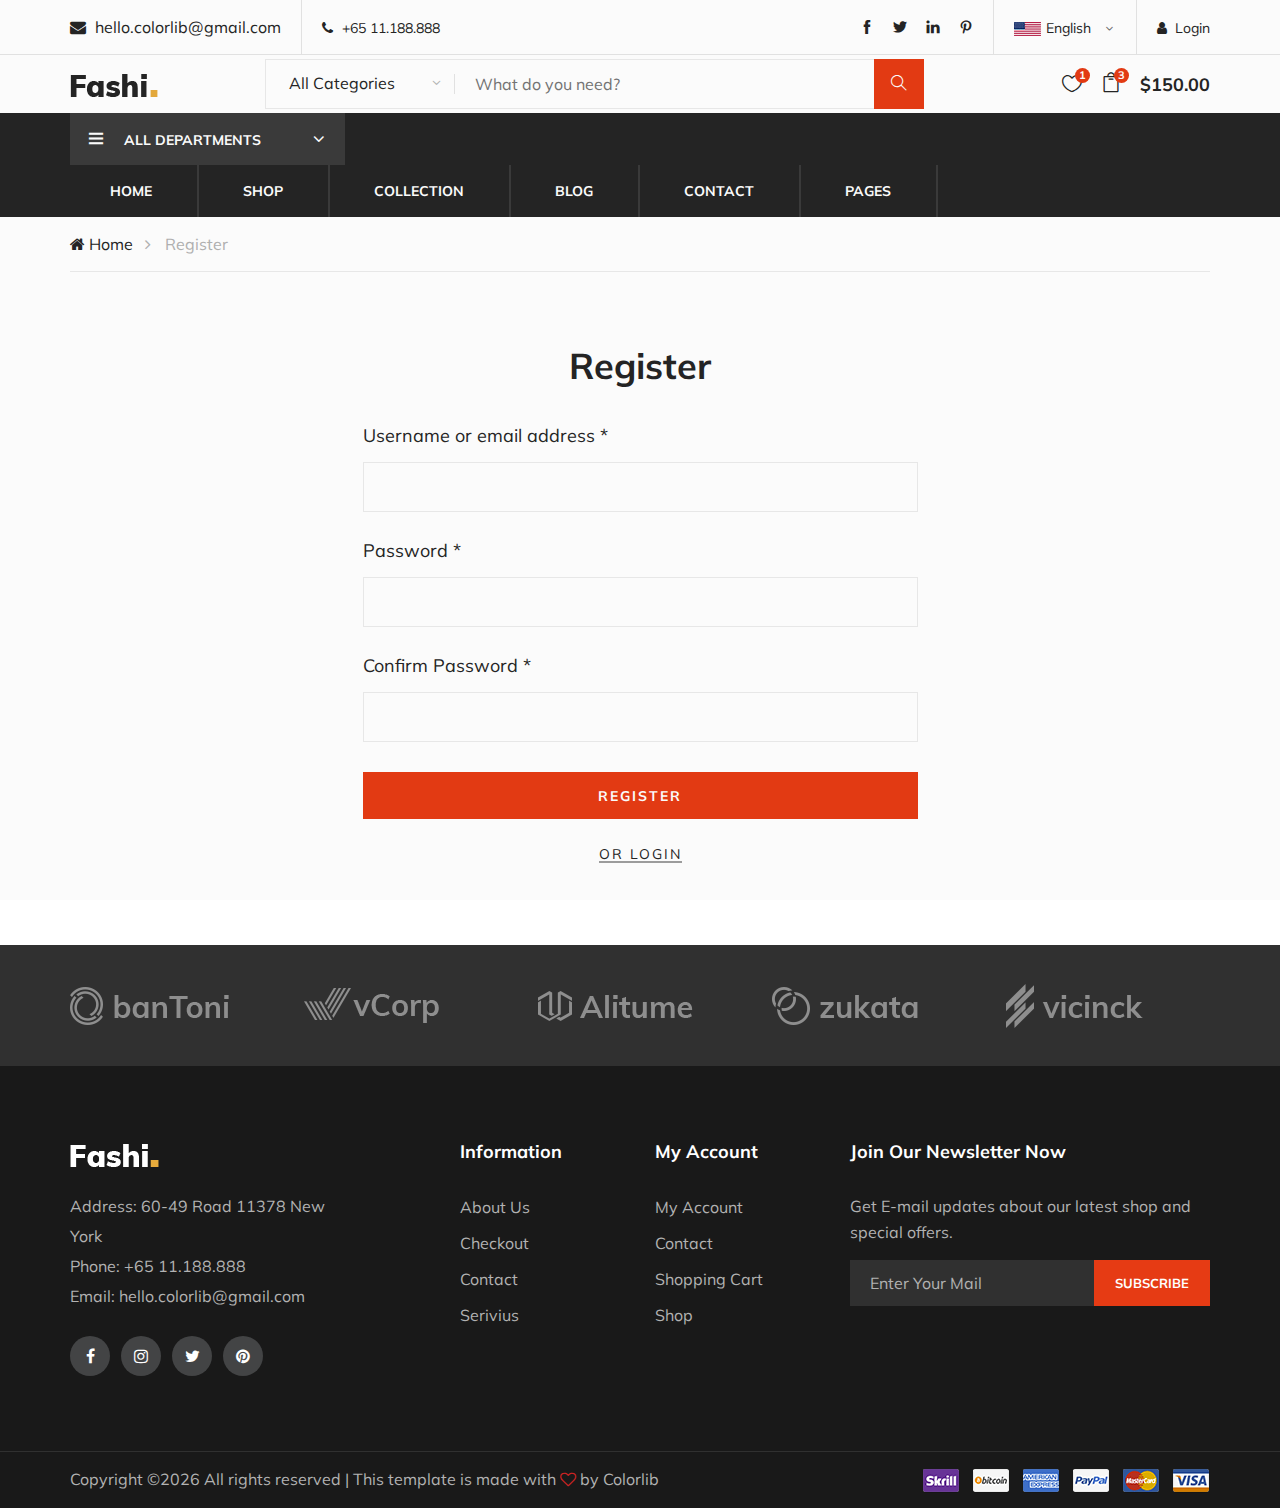
<file: register.html>
<!DOCTYPE html>
<html lang="zxx">

<head>
    <meta charset="UTF-8">
    <meta name="description" content="Fashi Template">
    <meta name="keywords" content="Fashi, unica, creative, html">
    <meta name="viewport" content="width=device-width, initial-scale=1.0">
    <meta http-equiv="X-UA-Compatible" content="ie=edge">
    <title>Fashi | Template</title>

    <!-- Google Font -->
    <link href="https://fonts.googleapis.com/css?family=Muli:300,400,500,600,700,800,900&display=swap" rel="stylesheet">

    <!-- Css Styles -->
    <link rel="stylesheet" href="css/bootstrap.min.css" type="text/css">
    <link rel="stylesheet" href="css/font-awesome.min.css" type="text/css">
    <link rel="stylesheet" href="css/themify-icons.css" type="text/css">
    <link rel="stylesheet" href="css/elegant-icons.css" type="text/css">
    <link rel="stylesheet" href="css/owl.carousel.min.css" type="text/css">
    <link rel="stylesheet" href="css/nice-select.css" type="text/css">
    <link rel="stylesheet" href="css/jquery-ui.min.css" type="text/css">
    <link rel="stylesheet" href="css/slicknav.min.css" type="text/css">
    <link rel="stylesheet" href="css/style.css" type="text/css">
</head>

<body>
    <!-- Page Preloder -->
    <div id="preloder">
        <div class="loader"></div>
    </div>

    <!-- Header Section Begin -->
    <header class="header-section">
        <div class="header-top">
            <div class="container">
                <div class="ht-left">
                    <div class="mail-service">
                        <i class=" fa fa-envelope"></i>
                        hello.colorlib@gmail.com
                    </div>
                    <div class="phone-service">
                        <i class=" fa fa-phone"></i>
                        +65 11.188.888
                    </div>
                </div>
                <div class="ht-right">
                    <a href="#" class="login-panel"><i class="fa fa-user"></i>Login</a>
                    <div class="lan-selector">
                        <select class="language_drop" name="countries" id="countries" style="width:300px;">
                            <option value='yt' data-image="img/flag-1.jpg" data-imagecss="flag yt"
                                data-title="English">English</option>
                            <option value='yu' data-image="img/flag-2.jpg" data-imagecss="flag yu"
                                data-title="Bangladesh">German </option>
                        </select>
                    </div>
                    <div class="top-social">
                        <a href="#"><i class="ti-facebook"></i></a>
                        <a href="#"><i class="ti-twitter-alt"></i></a>
                        <a href="#"><i class="ti-linkedin"></i></a>
                        <a href="#"><i class="ti-pinterest"></i></a>
                    </div>
                </div>
            </div>
        </div>
        <div class="container">
            <div class="inner-header">
                <div class="row">
                    <div class="col-lg-2 col-md-2">
                        <div class="logo">
                            <a href="./index.html">
                                <img src="img/logo.png" alt="">
                            </a>
                        </div>    
                    </div>
                    <div class="col-lg-7 col-md-7">
                        <div class="advanced-search">
                            <button type="button" class="category-btn">All Categories</button>
                            <form action="#" class="input-group">
                                <input type="text" placeholder="What do you need?">
                                <button type="button"><i class="ti-search"></i></button>
                            </form>
                        </div>
                    </div>
                    <div class="col-lg-3 text-right col-md-3">
                        <ul class="nav-right">
                            <li class="heart-icon"><a href="#">
                                <i class="icon_heart_alt"></i>
                                <span>1</span>
                            </a>
                            </li>
                            <li class="cart-icon"><a href="#">
                                <i class="icon_bag_alt"></i>
                                <span>3</span>
                            </a>
                            <div class="cart-hover">
                                <div class="select-items">
                                    <table>
                                        <tbody>
                                            <tr>
                                                <td class="si-pic"><img src="img/select-product-1.jpg" alt=""></td>
                                                <td class="si-text">
                                                    <div class="product-selected">
                                                        <p>$60.00 x 1</p>
                                                        <h6>Kabino Bedside Table</h6>
                                                    </div>
                                                </td>
                                                <td class="si-close">
                                                    <i class="ti-close"></i>
                                                </td>
                                            </tr>
                                            <tr>
                                                <td class="si-pic"><img src="img/select-product-2.jpg" alt=""></td>
                                                <td class="si-text">
                                                    <div class="product-selected">
                                                        <p>$60.00 x 1</p>
                                                        <h6>Kabino Bedside Table</h6>
                                                    </div>
                                                </td>
                                                <td class="si-close">
                                                    <i class="ti-close"></i>
                                                </td>
                                            </tr>
                                        </tbody>
                                    </table>
                                </div>
                                <div class="select-total">
                                    <span>total:</span>
                                    <h5>$120.00</h5>
                                </div>
                                <div class="select-button">
                                    <a href="#" class="primary-btn view-card">VIEW CARD</a>
                                    <a href="#" class="primary-btn checkout-btn">CHECK OUT</a>
                                </div>
                            </div>
                        </li>
                            <li class="cart-price">$150.00</li>
                        </ul>
                    </div>
                </div>
            </div>
        </div>
        <div class="nav-item">
            <div class="container">
                <div class="nav-depart">
                    <div class="depart-btn">
                        <i class="ti-menu"></i>
                        <span>All departments</span>
                        <ul class="depart-hover">
                            <li class="active"><a href="#">Women’s Clothing</a></li>
                            <li><a href="#">Men’s Clothing</a></li>
                            <li><a href="#">Underwear</a></li>
                            <li><a href="#">Kid's Clothing</a></li>
                            <li><a href="#">Brand Fashion</a></li>
                            <li><a href="#">Accessories/Shoes</a></li>
                            <li><a href="#">Luxury Brands</a></li>
                            <li><a href="#">Brand Outdoor Apparel</a></li>
                        </ul>
                    </div>
                </div>
                <nav class="nav-menu mobile-menu">
                    <ul>
                        <li><a href="./index.html">Home</a></li>
                        <li><a href="./shop.html">Shop</a></li>
                        <li><a href="#">Collection</a>
                            <ul class="dropdown">
                                <li><a href="#">Men's</a></li>
                                <li><a href="#">Women's</a></li>
                                <li><a href="#">Kid's</a></li>
                            </ul>
                        </li>
                        <li><a href="./blog.html">Blog</a></li>
                        <li><a href="./contact.html">Contact</a></li>
                        <li><a href="#">Pages</a>
                            <ul class="dropdown">
                                <li><a href="./blog-details.html">Blog Details</a></li>
                                <li><a href="./shopping-cart.html">Shopping Cart</a></li>
                                <li><a href="./check-out.html">Checkout</a></li>
                                <li><a href="./faq.html">Faq</a></li>
                                <li><a href="./register.html">Register</a></li>
                                <li><a href="./login.html">Login</a></li>
                            </ul>
                        </li>
                    </ul>
                </nav>
                <div id="mobile-menu-wrap"></div>
            </div>
        </div>
    </header>
    <!-- Header End -->

    <!-- Breadcrumb Section Begin -->
    <div class="breacrumb-section">
        <div class="container">
            <div class="row">
                <div class="col-lg-12">
                    <div class="breadcrumb-text">
                        <a href="#"><i class="fa fa-home"></i> Home</a>
                        <span>Register</span>
                    </div>
                </div>
            </div>
        </div>
    </div>
    <!-- Breadcrumb Form Section Begin -->

    <!-- Register Section Begin -->
    <div class="register-login-section spad">
        <div class="container">
            <div class="row">
                <div class="col-lg-6 offset-lg-3">
                    <div class="register-form">
                        <h2>Register</h2>
                        <form action="#">
                            <div class="group-input">
                                <label for="username">Username or email address *</label>
                                <input type="text" id="username">
                            </div>
                            <div class="group-input">
                                <label for="pass">Password *</label>
                                <input type="text" id="pass">
                            </div>
                            <div class="group-input">
                                <label for="con-pass">Confirm Password *</label>
                                <input type="text" id="con-pass">
                            </div>
                            <button type="submit" class="site-btn register-btn">REGISTER</button>
                        </form>
                        <div class="switch-login">
                            <a href="./login.html" class="or-login">Or Login</a>
                        </div>
                    </div>
                </div>
            </div>
        </div>
    </div>
    <!-- Register Form Section End -->
    
    <!-- Partner Logo Section Begin -->
    <div class="partner-logo">
        <div class="container">
            <div class="logo-carousel owl-carousel">
                <div class="logo-item">
                    <div class="tablecell-inner">
                        <img src="img/logo-carousel/logo-1.png" alt="">
                    </div>
                </div>
                <div class="logo-item">
                    <div class="tablecell-inner">
                        <img src="img/logo-carousel/logo-2.png" alt="">
                    </div>
                </div>
                <div class="logo-item">
                    <div class="tablecell-inner">
                        <img src="img/logo-carousel/logo-3.png" alt="">
                    </div>
                </div>
                <div class="logo-item">
                    <div class="tablecell-inner">
                        <img src="img/logo-carousel/logo-4.png" alt="">
                    </div>
                </div>
                <div class="logo-item">
                    <div class="tablecell-inner">
                        <img src="img/logo-carousel/logo-5.png" alt="">
                    </div>
                </div>
            </div>
        </div>
    </div>
    <!-- Partner Logo Section End -->

    <!-- Footer Section Begin -->
    <footer class="footer-section">
        <div class="container">
            <div class="row">
                <div class="col-lg-3">
                    <div class="footer-left">
                        <div class="footer-logo">
                            <a href="#"><img src="img/footer-logo.png" alt=""></a>
                        </div>
                        <ul>
                            <li>Address: 60-49 Road 11378 New York</li>
                            <li>Phone: +65 11.188.888</li>
                            <li>Email: hello.colorlib@gmail.com</li>
                        </ul>
                        <div class="footer-social">
                            <a href="#"><i class="fa fa-facebook"></i></a>
                            <a href="#"><i class="fa fa-instagram"></i></a>
                            <a href="#"><i class="fa fa-twitter"></i></a>
                            <a href="#"><i class="fa fa-pinterest"></i></a>
                        </div>
                    </div>
                </div>
                <div class="col-lg-2 offset-lg-1">
                    <div class="footer-widget">
                        <h5>Information</h5>
                        <ul>
                            <li><a href="#">About Us</a></li>
                            <li><a href="#">Checkout</a></li>
                            <li><a href="#">Contact</a></li>
                            <li><a href="#">Serivius</a></li>
                        </ul>
                    </div>
                </div>
                <div class="col-lg-2">
                    <div class="footer-widget">
                        <h5>My Account</h5>
                        <ul>
                            <li><a href="#">My Account</a></li>
                            <li><a href="#">Contact</a></li>
                            <li><a href="#">Shopping Cart</a></li>
                            <li><a href="#">Shop</a></li>
                        </ul>
                    </div>
                </div>
                <div class="col-lg-4">
                    <div class="newslatter-item">
                        <h5>Join Our Newsletter Now</h5>
                        <p>Get E-mail updates about our latest shop and special offers.</p>
                        <form action="#" class="subscribe-form">
                            <input type="text" placeholder="Enter Your Mail">
                            <button type="button">Subscribe</button>
                        </form>
                    </div>
                </div>
            </div>
        </div>
        <div class="copyright-reserved">
            <div class="container">
                <div class="row">
                    <div class="col-lg-12">
                        <div class="copyright-text">
                            <!-- Link back to Colorlib can't be removed. Template is licensed under CC BY 3.0. -->
Copyright &copy;<script>document.write(new Date().getFullYear());</script> All rights reserved | This template is made with <i class="fa fa-heart-o" aria-hidden="true"></i> by <a href="https://colorlib.com" target="_blank">Colorlib</a>
<!-- Link back to Colorlib can't be removed. Template is licensed under CC BY 3.0. -->
                        </div>
                        <div class="payment-pic">
                            <img src="img/payment-method.png" alt="">
                        </div>
                    </div>
                </div>
            </div>
        </div>
    </footer>
    <!-- Footer Section End -->

    <!-- Js Plugins -->
    <script src="js/jquery-3.3.1.min.js"></script>
    <script src="js/bootstrap.min.js"></script>
    <script src="js/jquery-ui.min.js"></script>
    <script src="js/jquery.countdown.min.js"></script>
    <script src="js/jquery.nice-select.min.js"></script>
    <script src="js/jquery.zoom.min.js"></script>
    <script src="js/jquery.dd.min.js"></script>
    <script src="js/jquery.slicknav.js"></script>
    <script src="js/owl.carousel.min.js"></script>
    <script src="js/main.js"></script>
</body>

</html>
</file>
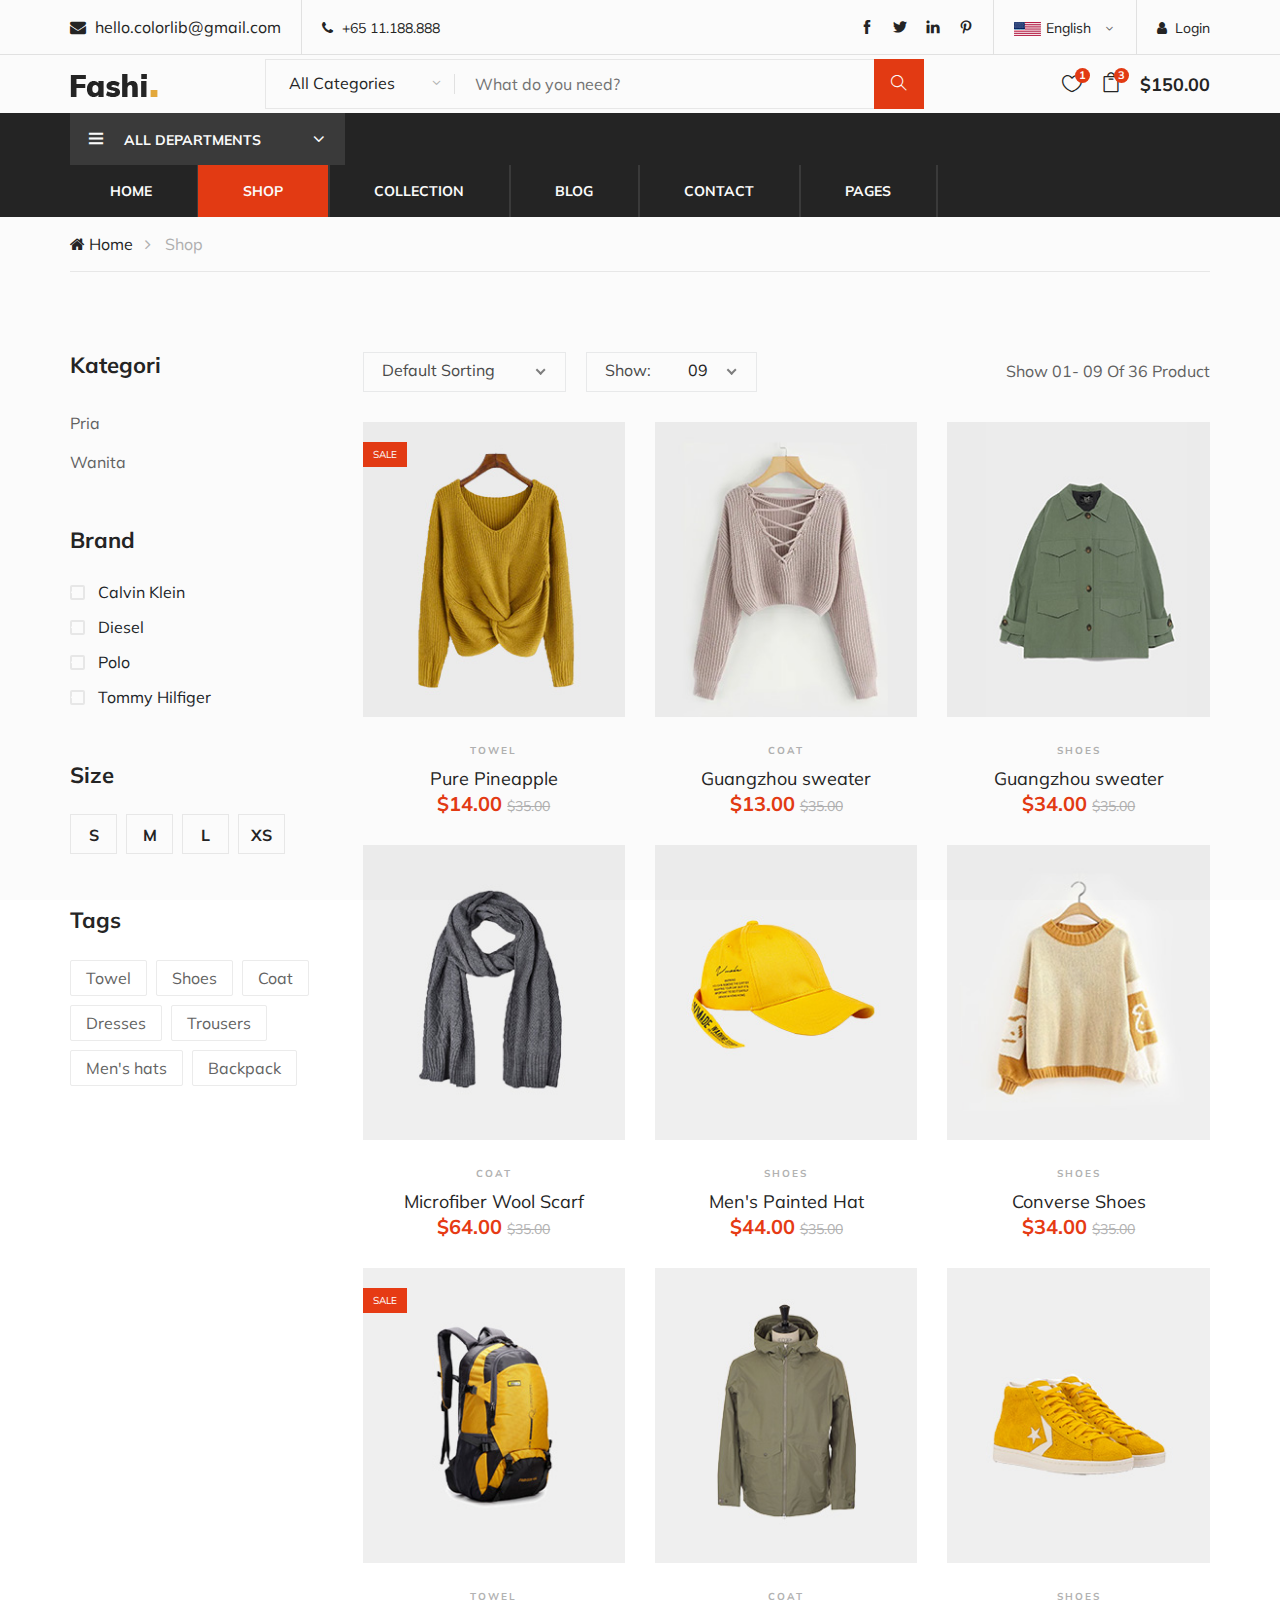
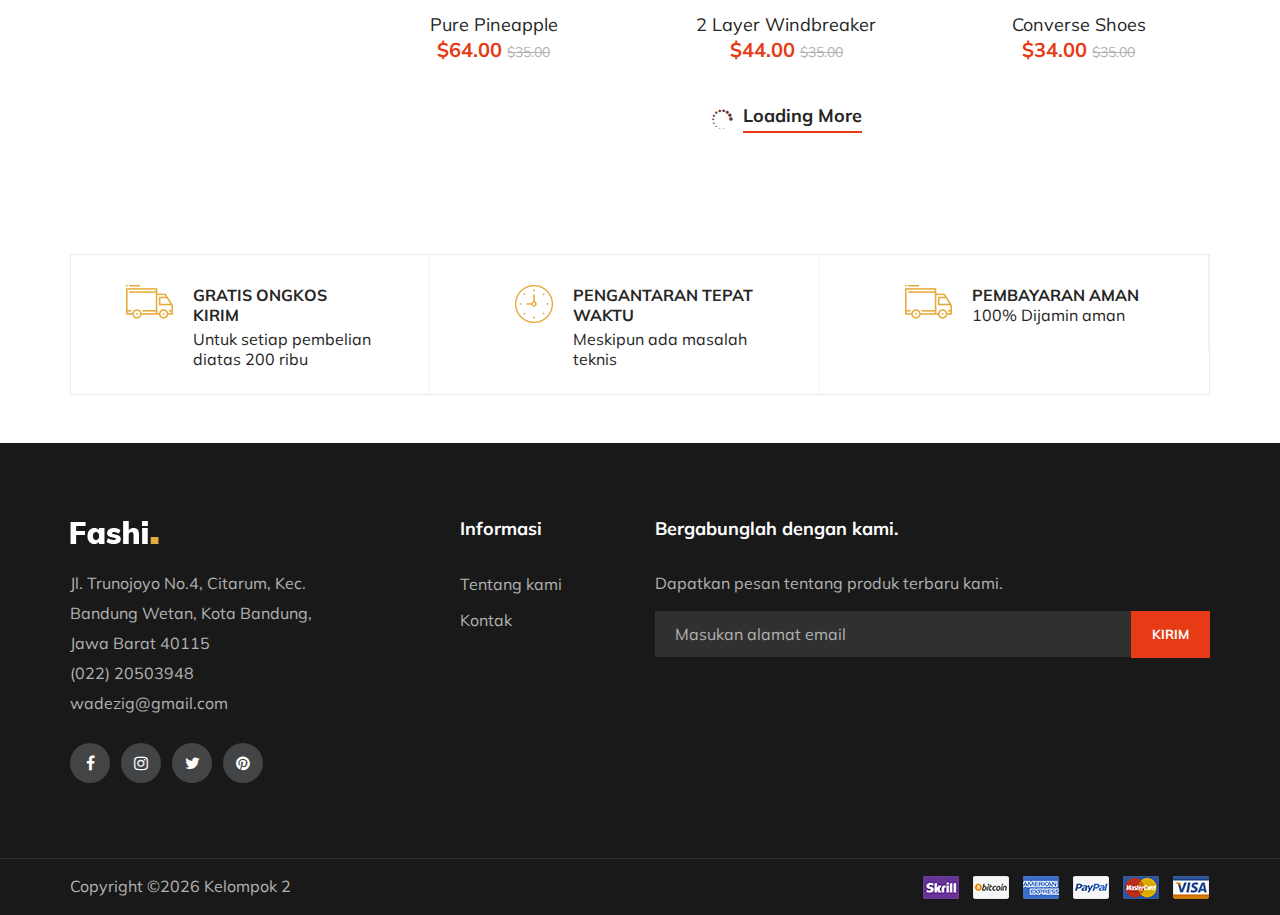
<file: shop.html>
<!DOCTYPE html>
<html lang="zxx">

<head>
    <meta charset="UTF-8">
    <meta name="description" content="Fashi Template">
    <meta name="keywords" content="Fashi, unica, creative, html">
    <meta name="viewport" content="width=device-width, initial-scale=1.0">
    <meta http-equiv="X-UA-Compatible" content="ie=edge">
    <title>Fashi | Template</title>

    <!-- Google Font -->
    <link href="https://fonts.googleapis.com/css?family=Muli:300,400,500,600,700,800,900&display=swap" rel="stylesheet">

    <!-- Css Styles -->
    <link rel="stylesheet" href="css/bootstrap.min.css" type="text/css">
    <link rel="stylesheet" href="css/font-awesome.min.css" type="text/css">
    <link rel="stylesheet" href="css/themify-icons.css" type="text/css">
    <link rel="stylesheet" href="css/elegant-icons.css" type="text/css">
    <link rel="stylesheet" href="css/owl.carousel.min.css" type="text/css">
    <link rel="stylesheet" href="css/nice-select.css" type="text/css">
    <link rel="stylesheet" href="css/jquery-ui.min.css" type="text/css">
    <link rel="stylesheet" href="css/slicknav.min.css" type="text/css">
    <link rel="stylesheet" href="css/style.css" type="text/css">
</head>

<body>
    <!-- Page Preloder -->
    <div id="preloder">
        <div class="loader"></div>
    </div>

    <!-- Header Section Begin -->
    <header class="header-section">
        <div class="header-top">
            <div class="container">
                <div class="ht-left">
                    <div class="mail-service">
                        <i class=" fa fa-envelope"></i>
                        hello.colorlib@gmail.com
                    </div>
                    <div class="phone-service">
                        <i class=" fa fa-phone"></i>
                        +65 11.188.888
                    </div>
                </div>
                <div class="ht-right">
                    <a href="#" class="login-panel"><i class="fa fa-user"></i>Login</a>
                    <div class="lan-selector">
                        <select class="language_drop" name="countries" id="countries" style="width:300px;">
                            <option value='yt' data-image="img/flag-1.jpg" data-imagecss="flag yt"
                                data-title="English">English</option>
                            <option value='yu' data-image="img/flag-2.jpg" data-imagecss="flag yu"
                                data-title="Bangladesh">German </option>
                        </select>
                    </div>
                    <div class="top-social">
                        <a href="#"><i class="ti-facebook"></i></a>
                        <a href="#"><i class="ti-twitter-alt"></i></a>
                        <a href="#"><i class="ti-linkedin"></i></a>
                        <a href="#"><i class="ti-pinterest"></i></a>
                    </div>
                </div>
            </div>
        </div>
        <div class="container">
            <div class="inner-header">
                <div class="row">
                    <div class="col-lg-2 col-md-2">
                        <div class="logo">
                            <a href="./index.html">
                                <img src="img/logo.png" alt="">
                            </a>
                        </div>
                    </div>
                    <div class="col-lg-7 col-md-7">
                        <div class="advanced-search">
                            <button type="button" class="category-btn">All Categories</button>
                            <form action="#" class="input-group">
                                <input type="text" placeholder="What do you need?">
                                <button type="button"><i class="ti-search"></i></button>
                            </form>
                        </div>
                    </div>
                    <div class="col-lg-3 text-right col-md-3">
                        <ul class="nav-right">
                            <li class="heart-icon"><a href="#">
                                    <i class="icon_heart_alt"></i>
                                    <span>1</span>
                                </a>
                            </li>
                            <li class="cart-icon"><a href="#">
                                    <i class="icon_bag_alt"></i>
                                    <span>3</span>
                                </a>
                                <div class="cart-hover">
                                    <div class="select-items">
                                        <table>
                                            <tbody>
                                                <tr>
                                                    <td class="si-pic"><img src="img/select-product-1.jpg" alt=""></td>
                                                    <td class="si-text">
                                                        <div class="product-selected">
                                                            <p>$60.00 x 1</p>
                                                            <h6>Kabino Bedside Table</h6>
                                                        </div>
                                                    </td>
                                                    <td class="si-close">
                                                        <i class="ti-close"></i>
                                                    </td>
                                                </tr>
                                                <tr>
                                                    <td class="si-pic"><img src="img/select-product-2.jpg" alt=""></td>
                                                    <td class="si-text">
                                                        <div class="product-selected">
                                                            <p>$60.00 x 1</p>
                                                            <h6>Kabino Bedside Table</h6>
                                                        </div>
                                                    </td>
                                                    <td class="si-close">
                                                        <i class="ti-close"></i>
                                                    </td>
                                                </tr>
                                            </tbody>
                                        </table>
                                    </div>
                                    <div class="select-total">
                                        <span>total:</span>
                                        <h5>$120.00</h5>
                                    </div>
                                    <div class="select-button">
                                        <a href="#" class="primary-btn view-card">VIEW CARD</a>
                                        <a href="#" class="primary-btn checkout-btn">CHECK OUT</a>
                                    </div>
                                </div>
                            </li>
                            <li class="cart-price">$150.00</li>
                        </ul>
                    </div>
                </div>
            </div>
        </div>
        <div class="nav-item">
            <div class="container">
                <div class="nav-depart">
                    <div class="depart-btn">
                        <i class="ti-menu"></i>
                        <span>All departments</span>
                        <ul class="depart-hover">
                            <li class="active"><a href="#">Women’s Clothing</a></li>
                            <li><a href="#">Men’s Clothing</a></li>
                            <li><a href="#">Underwear</a></li>
                            <li><a href="#">Kid's Clothing</a></li>
                            <li><a href="#">Brand Fashion</a></li>
                            <li><a href="#">Accessories/Shoes</a></li>
                            <li><a href="#">Luxury Brands</a></li>
                            <li><a href="#">Brand Outdoor Apparel</a></li>
                        </ul>
                    </div>
                </div>
                <nav class="nav-menu mobile-menu">
                    <ul>
                        <li><a href="./index.html">Home</a></li>
                        <li class="active"><a href="./shop.html">Shop</a></li>
                        <li><a href="#">Collection</a>
                            <ul class="dropdown">
                                <li><a href="#">Men's</a></li>
                                <li><a href="#">Women's</a></li>
                                <li><a href="#">Kid's</a></li>
                            </ul>
                        </li>
                        <li><a href="./blog.html">Blog</a></li>
                        <li><a href="./contact.html">Contact</a></li>
                        <li><a href="#">Pages</a>
                            <ul class="dropdown">
                                <li><a href="./blog-details.html">Blog Details</a></li>
                                <li><a href="./shopping-cart.html">Shopping Cart</a></li>
                                <li><a href="./check-out.html">Checkout</a></li>
                                <li><a href="./faq.html">Faq</a></li>
                                <li><a href="./register.html">Register</a></li>
                                <li><a href="./login.html">Login</a></li>
                            </ul>
                        </li>
                    </ul>
                </nav>
                <div id="mobile-menu-wrap"></div>
            </div>
        </div>
    </header>
    <!-- Header End -->

    <!-- Breadcrumb Section Begin -->
    <div class="breacrumb-section">
        <div class="container">
            <div class="row">
                <div class="col-lg-12">
                    <div class="breadcrumb-text">
                        <a href="#"><i class="fa fa-home"></i> Home</a>
                        <span>Shop</span>
                    </div>
                </div>
            </div>
        </div>
    </div>
    <!-- Breadcrumb Section Begin -->

    <!-- Product Shop Section Begin -->
    <section class="product-shop spad">
        <div class="container">
            <div class="row">
                <div class="col-lg-3 col-md-6 col-sm-8 order-2 order-lg-1 produts-sidebar-filter">
                    <div class="filter-widget">
                        <h4 class="fw-title">Kategori</h4>
                        <ul class="filter-catagories">
                            <li><a href="#">Pria</a></li>
                            <li><a href="#">Wanita</a></li>
                        </ul>
                    </div>
                    <div class="filter-widget">
                        <h4 class="fw-title">Brand</h4>
                        <div class="fw-brand-check">
                            <div class="bc-item">
                                <label for="bc-calvin">
                                    Calvin Klein
                                    <input type="checkbox" id="bc-calvin">
                                    <span class="checkmark"></span>
                                </label>
                            </div>
                            <div class="bc-item">
                                <label for="bc-diesel">
                                    Diesel
                                    <input type="checkbox" id="bc-diesel">
                                    <span class="checkmark"></span>
                                </label>
                            </div>
                            <div class="bc-item">
                                <label for="bc-polo">
                                    Polo
                                    <input type="checkbox" id="bc-polo">
                                    <span class="checkmark"></span>
                                </label>
                            </div>
                            <div class="bc-item">
                                <label for="bc-tommy">
                                    Tommy Hilfiger
                                    <input type="checkbox" id="bc-tommy">
                                    <span class="checkmark"></span>
                                </label>
                            </div>
                        </div>
                    </div>
                    <div class="filter-widget">
                        <h4 class="fw-title">Size</h4>
                        <div class="fw-size-choose">
                            <div class="sc-item">
                                <input type="radio" id="s-size">
                                <label for="s-size">s</label>
                            </div>
                            <div class="sc-item">
                                <input type="radio" id="m-size">
                                <label for="m-size">m</label>
                            </div>
                            <div class="sc-item">
                                <input type="radio" id="l-size">
                                <label for="l-size">l</label>
                            </div>
                            <div class="sc-item">
                                <input type="radio" id="xs-size">
                                <label for="xs-size">xs</label>
                            </div>
                        </div>
                    </div>
                    <div class="filter-widget">
                        <h4 class="fw-title">Tags</h4>
                        <div class="fw-tags">
                            <a href="#">Towel</a>
                            <a href="#">Shoes</a>
                            <a href="#">Coat</a>
                            <a href="#">Dresses</a>
                            <a href="#">Trousers</a>
                            <a href="#">Men's hats</a>
                            <a href="#">Backpack</a>
                        </div>
                    </div>
                </div>
                <div class="col-lg-9 order-1 order-lg-2">
                    <div class="product-show-option">
                        <div class="row">
                            <div class="col-lg-7 col-md-7">
                                <div class="select-option">
                                    <select class="sorting">
                                        <option value="">Default Sorting</option>
                                    </select>
                                    <select class="p-show">
                                        <option value="">Show:</option>
                                    </select>
                                </div>
                            </div>
                            <div class="col-lg-5 col-md-5 text-right">
                                <p>Show 01- 09 Of 36 Product</p>
                            </div>
                        </div>
                    </div>
                    <div class="product-list">
                        <div class="row">
                            <div class="col-lg-4 col-sm-6">
                                <div class="product-item">
                                    <div class="pi-pic">
                                        <img src="img/products/product-1.jpg" alt="">
                                        <div class="sale pp-sale">Sale</div>
                                        <div class="icon">
                                            <i class="icon_heart_alt"></i>
                                        </div>
                                        <ul>
                                            <li class="w-icon active"><a href="#"><i class="icon_bag_alt"></i></a></li>
                                            <li class="quick-view"><a href="#">+ Quick View</a></li>
                                            <li class="w-icon"><a href="#"><i class="fa fa-random"></i></a></li>
                                        </ul>
                                    </div>
                                    <div class="pi-text">
                                        <div class="catagory-name">Towel</div>
                                        <a href="#">
                                            <h5>Pure Pineapple</h5>
                                        </a>
                                        <div class="product-price">
                                            $14.00
                                            <span>$35.00</span>
                                        </div>
                                    </div>
                                </div>
                            </div>
                            <div class="col-lg-4 col-sm-6">
                                <div class="product-item">
                                    <div class="pi-pic">
                                        <img src="img/products/product-2.jpg" alt="">
                                        <div class="icon">
                                            <i class="icon_heart_alt"></i>
                                        </div>
                                        <ul>
                                            <li class="w-icon active"><a href="#"><i class="icon_bag_alt"></i></a></li>
                                            <li class="quick-view"><a href="#">+ Quick View</a></li>
                                            <li class="w-icon"><a href="#"><i class="fa fa-random"></i></a></li>
                                        </ul>
                                    </div>
                                    <div class="pi-text">
                                        <div class="catagory-name">Coat</div>
                                        <a href="#">
                                            <h5>Guangzhou sweater</h5>
                                        </a>
                                        <div class="product-price">
                                            $13.00
                                            <span>$35.00</span>
                                        </div>
                                    </div>
                                </div>
                            </div>
                            <div class="col-lg-4 col-sm-6">
                                <div class="product-item">
                                    <div class="pi-pic">
                                        <img src="img/products/product-3.jpg" alt="">
                                        <div class="icon">
                                            <i class="icon_heart_alt"></i>
                                        </div>
                                        <ul>
                                            <li class="w-icon active"><a href="#"><i class="icon_bag_alt"></i></a></li>
                                            <li class="quick-view"><a href="#">+ Quick View</a></li>
                                            <li class="w-icon"><a href="#"><i class="fa fa-random"></i></a></li>
                                        </ul>
                                    </div>
                                    <div class="pi-text">
                                        <div class="catagory-name">Shoes</div>
                                        <a href="#">
                                            <h5>Guangzhou sweater</h5>
                                        </a>
                                        <div class="product-price">
                                            $34.00
                                            <span>$35.00</span>
                                        </div>
                                    </div>
                                </div>
                            </div>
                            <div class="col-lg-4 col-sm-6">
                                <div class="product-item">
                                    <div class="pi-pic">
                                        <img src="img/products/product-4.jpg" alt="">
                                        <div class="icon">
                                            <i class="icon_heart_alt"></i>
                                        </div>
                                        <ul>
                                            <li class="w-icon active"><a href="#"><i class="icon_bag_alt"></i></a></li>
                                            <li class="quick-view"><a href="#">+ Quick View</a></li>
                                            <li class="w-icon"><a href="#"><i class="fa fa-random"></i></a></li>
                                        </ul>
                                    </div>
                                    <div class="pi-text">
                                        <div class="catagory-name">Coat</div>
                                        <a href="#">
                                            <h5>Microfiber Wool Scarf</h5>
                                        </a>
                                        <div class="product-price">
                                            $64.00
                                            <span>$35.00</span>
                                        </div>
                                    </div>
                                </div>
                            </div>
                            <div class="col-lg-4 col-sm-6">
                                <div class="product-item">
                                    <div class="pi-pic">
                                        <img src="img/products/product-5.jpg" alt="">
                                        <div class="icon">
                                            <i class="icon_heart_alt"></i>
                                        </div>
                                        <ul>
                                            <li class="w-icon active"><a href="#"><i class="icon_bag_alt"></i></a></li>
                                            <li class="quick-view"><a href="#">+ Quick View</a></li>
                                            <li class="w-icon"><a href="#"><i class="fa fa-random"></i></a></li>
                                        </ul>
                                    </div>
                                    <div class="pi-text">
                                        <div class="catagory-name">Shoes</div>
                                        <a href="#">
                                            <h5>Men's Painted Hat</h5>
                                        </a>
                                        <div class="product-price">
                                            $44.00
                                            <span>$35.00</span>
                                        </div>
                                    </div>
                                </div>
                            </div>
                            <div class="col-lg-4 col-sm-6">
                                <div class="product-item">
                                    <div class="pi-pic">
                                        <img src="img/products/product-6.jpg" alt="">
                                        <div class="icon">
                                            <i class="icon_heart_alt"></i>
                                        </div>
                                        <ul>
                                            <li class="w-icon active"><a href="#"><i class="icon_bag_alt"></i></a></li>
                                            <li class="quick-view"><a href="#">+ Quick View</a></li>
                                            <li class="w-icon"><a href="#"><i class="fa fa-random"></i></a></li>
                                        </ul>
                                    </div>
                                    <div class="pi-text">
                                        <div class="catagory-name">Shoes</div>
                                        <a href="#">
                                            <h5>Converse Shoes</h5>
                                        </a>
                                        <div class="product-price">
                                            $34.00
                                            <span>$35.00</span>
                                        </div>
                                    </div>
                                </div>
                            </div>
                            <div class="col-lg-4 col-sm-6">
                                <div class="product-item">
                                    <div class="pi-pic">
                                        <img src="img/products/product-7.jpg" alt="">
                                        <div class="sale pp-sale">Sale</div>
                                        <div class="icon">
                                            <i class="icon_heart_alt"></i>
                                        </div>
                                        <ul>
                                            <li class="w-icon active"><a href="#"><i class="icon_bag_alt"></i></a></li>
                                            <li class="quick-view"><a href="#">+ Quick View</a></li>
                                            <li class="w-icon"><a href="#"><i class="fa fa-random"></i></a></li>
                                        </ul>
                                    </div>
                                    <div class="pi-text">
                                        <div class="catagory-name">Towel</div>
                                        <a href="#">
                                            <h5>Pure Pineapple</h5>
                                        </a>
                                        <div class="product-price">
                                            $64.00
                                            <span>$35.00</span>
                                        </div>
                                    </div>
                                </div>
                            </div>
                            <div class="col-lg-4 col-sm-6">
                                <div class="product-item">
                                    <div class="pi-pic">
                                        <img src="img/products/product-8.jpg" alt="">
                                        <div class="icon">
                                            <i class="icon_heart_alt"></i>
                                        </div>
                                        <ul>
                                            <li class="w-icon active"><a href="#"><i class="icon_bag_alt"></i></a></li>
                                            <li class="quick-view"><a href="#">+ Quick View</a></li>
                                            <li class="w-icon"><a href="#"><i class="fa fa-random"></i></a></li>
                                        </ul>
                                    </div>
                                    <div class="pi-text">
                                        <div class="catagory-name">Coat</div>
                                        <a href="#">
                                            <h5>2 Layer Windbreaker</h5>
                                        </a>
                                        <div class="product-price">
                                            $44.00
                                            <span>$35.00</span>
                                        </div>
                                    </div>
                                </div>
                            </div>
                            <div class="col-lg-4 col-sm-6">
                                <div class="product-item">
                                    <div class="pi-pic">
                                        <img src="img/products/product-9.jpg" alt="">
                                        <div class="icon">
                                            <i class="icon_heart_alt"></i>
                                        </div>
                                        <ul>
                                            <li class="w-icon active"><a href="#"><i class="icon_bag_alt"></i></a></li>
                                            <li class="quick-view"><a href="#">+ Quick View</a></li>
                                            <li class="w-icon"><a href="#"><i class="fa fa-random"></i></a></li>
                                        </ul>
                                    </div>
                                    <div class="pi-text">
                                        <div class="catagory-name">Shoes</div>
                                        <a href="#">
                                            <h5>Converse Shoes</h5>
                                        </a>
                                        <div class="product-price">
                                            $34.00
                                            <span>$35.00</span>
                                        </div>
                                    </div>
                                </div>
                            </div>
                        </div>
                    </div>
                    <div class="loading-more">
                        <i class="icon_loading"></i>
                        <a href="#">
                            Loading More
                        </a>
                    </div>
                </div>
            </div>
        </div>
    </section>
    <!-- Product Shop Section End -->

    <!-- Partner Logo Section Begin -->
    <div class="container mb-5">
        <div class="benefit-items">
            <div class="row">
                <div class="col-lg-4">
                    <div class="single-benefit">
                        <div class="sb-icon">
                            <img src="img/icon-1.png" alt="">
                        </div>
                        <div class="sb-text">
                            <h6>Gratis ongkos kirim</h6>
                            <p class="mt-1">Untuk setiap pembelian diatas 200 ribu</p>
                        </div>
                    </div>
                </div>
                <div class="col-lg-4">
                    <div class="single-benefit">
                        <div class="sb-icon">
                            <img src="img/icon-2.png" alt="">
                        </div>
                        <div class="sb-text">
                            <h6>Pengantaran tepat waktu</h6>
                            <p class="mt-1">Meskipun ada masalah teknis</p>
                        </div>
                    </div>
                </div>
                <div class="col-lg-4">
                    <div class="single-benefit">
                        <div class="sb-icon">
                            <img src="img/icon-1.png" alt="">
                        </div>
                        <div class="sb-text">
                            <h6>Pembayaran Aman</h6>
                            <p>100% Dijamin aman</p>
                        </div>
                    </div>
                </div>
            </div>
        </div>
    </div>
    <!-- Partner Logo Section End -->

    <!-- Footer Section Begin -->
    <footer class="footer-section">
        <div class="container">
            <div class="row">
                <div class="col-lg-3">
                    <div class="footer-left">
                        <div class="footer-logo">
                            <a href="#"><img src="img/footer-logo.png" alt=""></a>
                        </div>
                        <ul>
                            <li>Jl. Trunojoyo No.4, Citarum, Kec. Bandung Wetan, Kota Bandung, Jawa Barat 40115</li>
                            <li>(022) 20503948</li>
                            <li>wadezig@gmail.com</li>
                        </ul>
                        <div class="footer-social">
                            <a href="https://id-id.facebook.com/wadezig/"><i class="fa fa-facebook"></i></a>
                            <a href="https://www.instagram.com/wdzg/?hl=id"><i class="fa fa-instagram"></i></a>
                            <a href="https://twitter.com/WDZG?ref_src=twsrc%5Egoogle%7Ctwcamp%5Eserp%7Ctwgr%5Eauthor"><i class="fa fa-twitter"></i></a>
                            <a href="https://id.pinterest.com/wdzg/_saved/"><i class="fa fa-pinterest"></i></a>
                        </div>
                    </div>
                </div>
                <div class="col-lg-2 offset-lg-1">
                    <div class="footer-widget">
                        <h5>Informasi</h5>
                        <ul>
                            <li><a href="#">Tentang kami</a></li>
                            <li><a href="#">Kontak</a></li>
                        </ul>
                    </div>
                </div>
                <div class="col-lg-6">
                    <div class="newslatter-item">
                        <h5>Bergabunglah dengan kami.</h5>
                        <p>Dapatkan pesan tentang produk terbaru kami.</p>
                        <form action="#" class="subscribe-form">
                            <input type="text" placeholder="Masukan alamat email">
                            <button type="button">Kirim</button>
                        </form>
                    </div>
                </div>
            </div>
        </div>
        <div class="copyright-reserved">
            <div class="container">
                <div class="row">
                    <div class="col-lg-12">
                        <div class="copyright-text">
                            <!-- Link back to Colorlib can't be removed. Template is licensed under CC BY 3.0. -->
Copyright &copy;<script>document.write(new Date().getFullYear());</script> Kelompok 2
<!-- Link back to Colorlib can't be removed. Template is licensed under CC BY 3.0. -->
                        </div>
                        <div class="payment-pic">
                            <img src="img/payment-method.png" alt="">
                        </div>
                    </div>
                </div>
            </div>
        </div>
    </footer>
    <!-- Footer Section End -->

    <!-- Js Plugins -->
    <script src="js/jquery-3.3.1.min.js"></script>
    <script src="js/bootstrap.min.js"></script>
    <script src="js/jquery-ui.min.js"></script>
    <script src="js/jquery.countdown.min.js"></script>
    <script src="js/jquery.nice-select.min.js"></script>
    <script src="js/jquery.zoom.min.js"></script>
    <script src="js/jquery.dd.min.js"></script>
    <script src="js/jquery.slicknav.js"></script>
    <script src="js/owl.carousel.min.js"></script>
    <script src="js/main.js"></script>
</body>

</html>
</file>
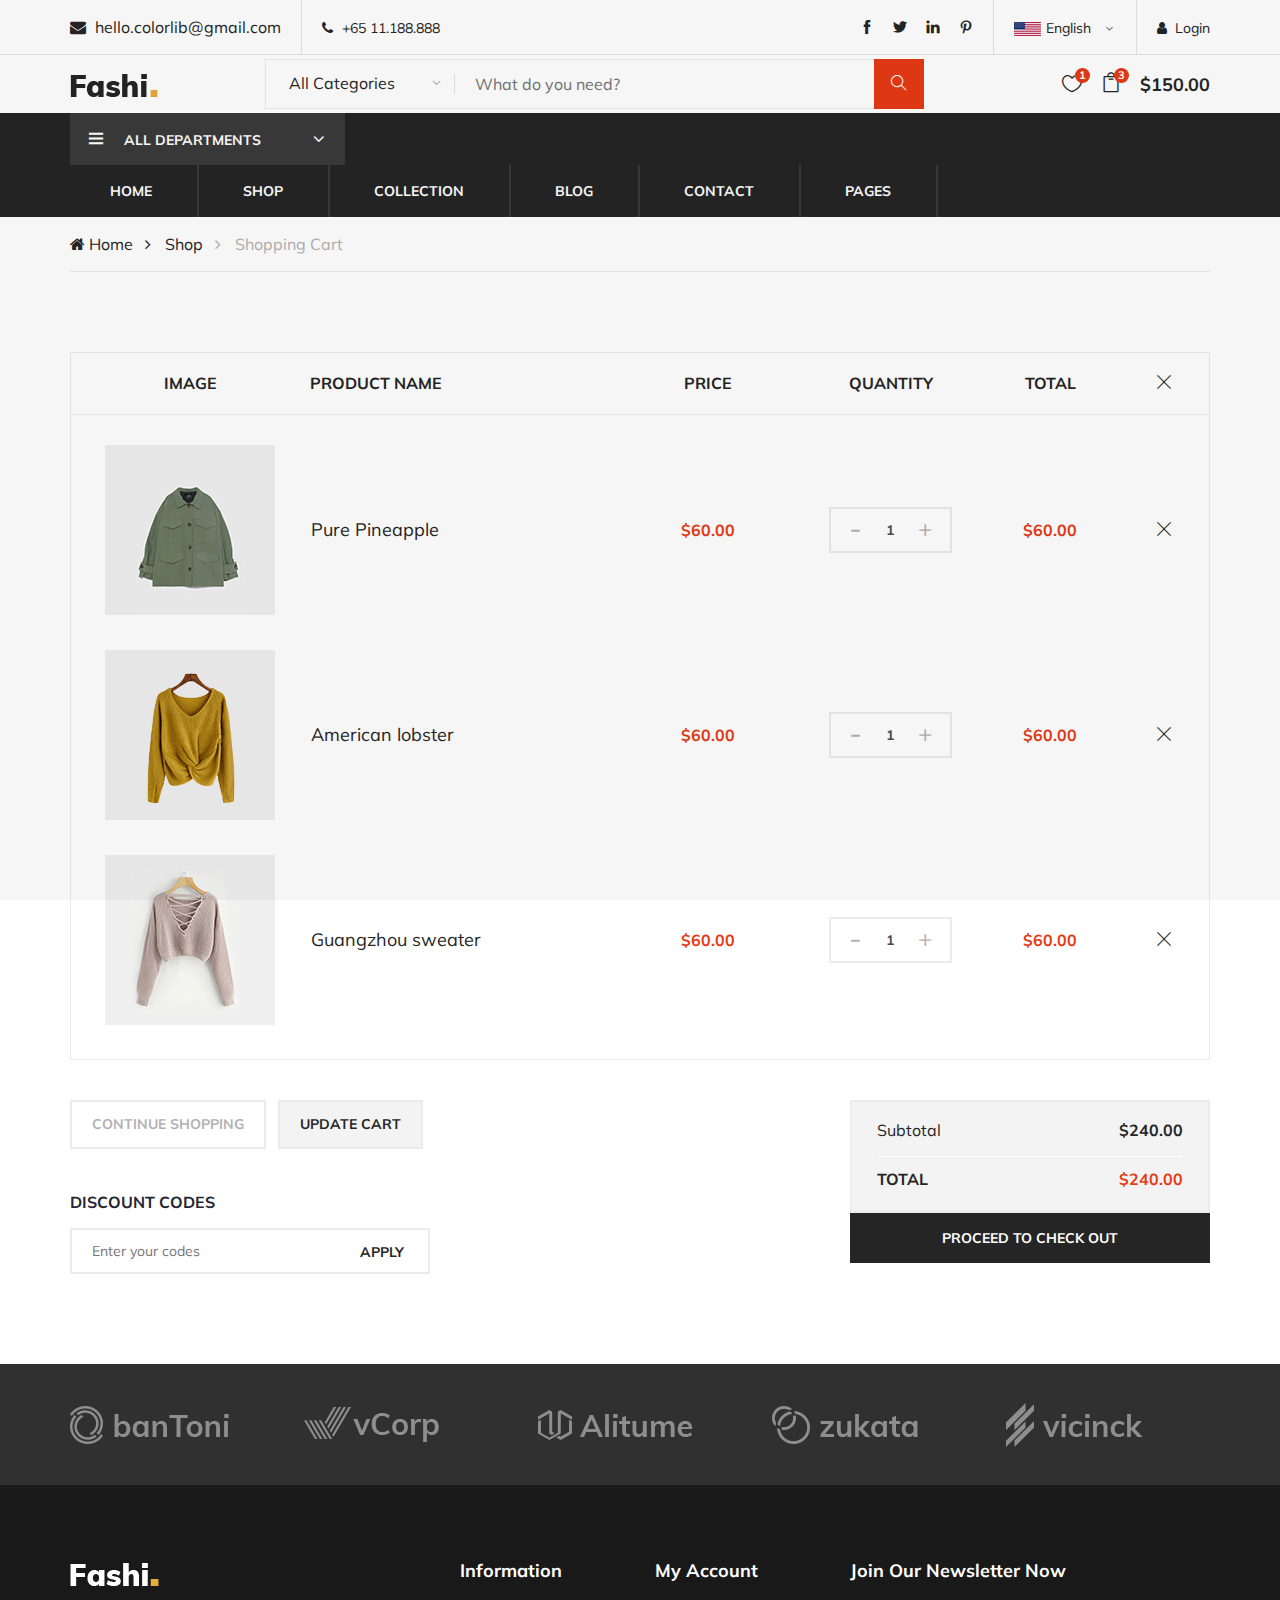
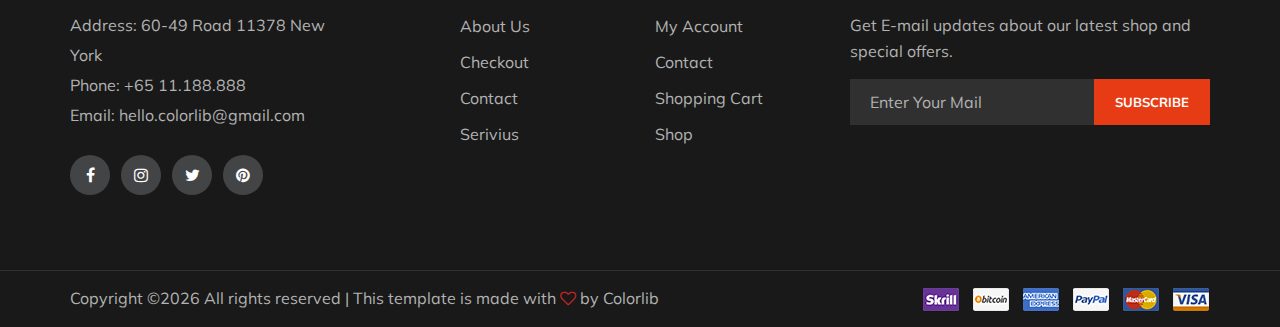
<file: shopping-cart.html>
<!DOCTYPE html>
<html lang="zxx">

<head>
    <meta charset="UTF-8">
    <meta name="description" content="Fashi Template">
    <meta name="keywords" content="Fashi, unica, creative, html">
    <meta name="viewport" content="width=device-width, initial-scale=1.0">
    <meta http-equiv="X-UA-Compatible" content="ie=edge">
    <title>Fashi | Template</title>

    <!-- Google Font -->
    <link href="https://fonts.googleapis.com/css?family=Muli:300,400,500,600,700,800,900&display=swap" rel="stylesheet">

    <!-- Css Styles -->
    <link rel="stylesheet" href="css/bootstrap.min.css" type="text/css">
    <link rel="stylesheet" href="css/font-awesome.min.css" type="text/css">
    <link rel="stylesheet" href="css/themify-icons.css" type="text/css">
    <link rel="stylesheet" href="css/elegant-icons.css" type="text/css">
    <link rel="stylesheet" href="css/owl.carousel.min.css" type="text/css">
    <link rel="stylesheet" href="css/nice-select.css" type="text/css">
    <link rel="stylesheet" href="css/jquery-ui.min.css" type="text/css">
    <link rel="stylesheet" href="css/slicknav.min.css" type="text/css">
    <link rel="stylesheet" href="css/style.css" type="text/css">
</head>

<body>
    <!-- Page Preloder -->
    <div id="preloder">
        <div class="loader"></div>
    </div>

    <!-- Header Section Begin -->
    <header class="header-section">
        <div class="header-top">
            <div class="container">
                <div class="ht-left">
                    <div class="mail-service">
                        <i class=" fa fa-envelope"></i>
                        hello.colorlib@gmail.com
                    </div>
                    <div class="phone-service">
                        <i class=" fa fa-phone"></i>
                        +65 11.188.888
                    </div>
                </div>
                <div class="ht-right">
                    <a href="#" class="login-panel"><i class="fa fa-user"></i>Login</a>
                    <div class="lan-selector">
                        <select class="language_drop" name="countries" id="countries" style="width:300px;">
                            <option value='yt' data-image="img/flag-1.jpg" data-imagecss="flag yt"
                                data-title="English">English</option>
                            <option value='yu' data-image="img/flag-2.jpg" data-imagecss="flag yu"
                                data-title="Bangladesh">German </option>
                        </select>
                    </div>
                    <div class="top-social">
                        <a href="#"><i class="ti-facebook"></i></a>
                        <a href="#"><i class="ti-twitter-alt"></i></a>
                        <a href="#"><i class="ti-linkedin"></i></a>
                        <a href="#"><i class="ti-pinterest"></i></a>
                    </div>
                </div>
            </div>
        </div>
        <div class="container">
            <div class="inner-header">
                <div class="row">
                    <div class="col-lg-2 col-md-2">
                        <div class="logo">
                            <a href="./index.html">
                                <img src="img/logo.png" alt="">
                            </a>
                        </div>
                    </div>
                    <div class="col-lg-7 col-md-7">
                        <div class="advanced-search">
                            <button type="button" class="category-btn">All Categories</button>
                            <form action="#" class="input-group">
                                <input type="text" placeholder="What do you need?">
                                <button type="button"><i class="ti-search"></i></button>
                            </form>
                        </div>
                    </div>
                    <div class="col-lg-3 text-right col-md-3">
                        <ul class="nav-right">
                            <li class="heart-icon"><a href="#">
                                    <i class="icon_heart_alt"></i>
                                    <span>1</span>
                                </a>
                            </li>
                            <li class="cart-icon"><a href="#">
                                    <i class="icon_bag_alt"></i>
                                    <span>3</span>
                                </a>
                                <div class="cart-hover">
                                    <div class="select-items">
                                        <table>
                                            <tbody>
                                                <tr>
                                                    <td class="si-pic"><img src="img/select-product-1.jpg" alt=""></td>
                                                    <td class="si-text">
                                                        <div class="product-selected">
                                                            <p>$60.00 x 1</p>
                                                            <h6>Kabino Bedside Table</h6>
                                                        </div>
                                                    </td>
                                                    <td class="si-close">
                                                        <i class="ti-close"></i>
                                                    </td>
                                                </tr>
                                                <tr>
                                                    <td class="si-pic"><img src="img/select-product-2.jpg" alt=""></td>
                                                    <td class="si-text">
                                                        <div class="product-selected">
                                                            <p>$60.00 x 1</p>
                                                            <h6>Kabino Bedside Table</h6>
                                                        </div>
                                                    </td>
                                                    <td class="si-close">
                                                        <i class="ti-close"></i>
                                                    </td>
                                                </tr>
                                            </tbody>
                                        </table>
                                    </div>
                                    <div class="select-total">
                                        <span>total:</span>
                                        <h5>$120.00</h5>
                                    </div>
                                    <div class="select-button">
                                        <a href="#" class="primary-btn view-card">VIEW CARD</a>
                                        <a href="#" class="primary-btn checkout-btn">CHECK OUT</a>
                                    </div>
                                </div>
                            </li>
                            <li class="cart-price">$150.00</li>
                        </ul>
                    </div>
                </div>
            </div>
        </div>
        <div class="nav-item">
            <div class="container">
                <div class="nav-depart">
                    <div class="depart-btn">
                        <i class="ti-menu"></i>
                        <span>All departments</span>
                        <ul class="depart-hover">
                            <li class="active"><a href="#">Women’s Clothing</a></li>
                            <li><a href="#">Men’s Clothing</a></li>
                            <li><a href="#">Underwear</a></li>
                            <li><a href="#">Kid's Clothing</a></li>
                            <li><a href="#">Brand Fashion</a></li>
                            <li><a href="#">Accessories/Shoes</a></li>
                            <li><a href="#">Luxury Brands</a></li>
                            <li><a href="#">Brand Outdoor Apparel</a></li>
                        </ul>
                    </div>
                </div>
                <nav class="nav-menu mobile-menu">
                    <ul>
                        <li><a href="./index.html">Home</a></li>
                        <li><a href="./shop.html">Shop</a></li>
                        <li><a href="#">Collection</a>
                            <ul class="dropdown">
                                <li><a href="#">Men's</a></li>
                                <li><a href="#">Women's</a></li>
                                <li><a href="#">Kid's</a></li>
                            </ul>
                        </li>
                        <li><a href="./blog.html">Blog</a></li>
                        <li><a href="./contact.html">Contact</a></li>
                        <li><a href="#">Pages</a>
                            <ul class="dropdown">
                                <li><a href="./blog-details.html">Blog Details</a></li>
                                <li><a href="./shopping-cart.html">Shopping Cart</a></li>
                                <li><a href="./check-out.html">Checkout</a></li>
                                <li><a href="./faq.html">Faq</a></li>
                                <li><a href="./register.html">Register</a></li>
                                <li><a href="./login.html">Login</a></li>
                            </ul>
                        </li>
                    </ul>
                </nav>
                <div id="mobile-menu-wrap"></div>
            </div>
        </div>
    </header>
    <!-- Header End -->

    <!-- Breadcrumb Section Begin -->
    <div class="breacrumb-section">
        <div class="container">
            <div class="row">
                <div class="col-lg-12">
                    <div class="breadcrumb-text product-more">
                        <a href="./home.html"><i class="fa fa-home"></i> Home</a>
                        <a href="./shop.html">Shop</a>
                        <span>Shopping Cart</span>
                    </div>
                </div>
            </div>
        </div>
    </div>
    <!-- Breadcrumb Section Begin -->

    <!-- Shopping Cart Section Begin -->
    <section class="shopping-cart spad">
        <div class="container">
            <div class="row">
                <div class="col-lg-12">
                    <div class="cart-table">
                        <table>
                            <thead>
                                <tr>
                                    <th>Image</th>
                                    <th class="p-name">Product Name</th>
                                    <th>Price</th>
                                    <th>Quantity</th>
                                    <th>Total</th>
                                    <th><i class="ti-close"></i></th>
                                </tr>
                            </thead>
                            <tbody>
                                <tr>
                                    <td class="cart-pic first-row"><img src="img/cart-page/product-1.jpg" alt=""></td>
                                    <td class="cart-title first-row">
                                        <h5>Pure Pineapple</h5>
                                    </td>
                                    <td class="p-price first-row">$60.00</td>
                                    <td class="qua-col first-row">
                                        <div class="quantity">
                                            <div class="pro-qty">
                                                <input type="text" value="1">
                                            </div>
                                        </div>
                                    </td>
                                    <td class="total-price first-row">$60.00</td>
                                    <td class="close-td first-row"><i class="ti-close"></i></td>
                                </tr>
                                <tr>
                                    <td class="cart-pic"><img src="img/cart-page/product-2.jpg" alt=""></td>
                                    <td class="cart-title">
                                        <h5>American lobster</h5>
                                    </td>
                                    <td class="p-price">$60.00</td>
                                    <td class="qua-col">
                                        <div class="quantity">
                                            <div class="pro-qty">
                                                <input type="text" value="1">
                                            </div>
                                        </div>
                                    </td>
                                    <td class="total-price">$60.00</td>
                                    <td class="close-td"><i class="ti-close"></i></td>
                                </tr>
                                <tr>
                                    <td class="cart-pic"><img src="img/cart-page/product-3.jpg" alt=""></td>
                                    <td class="cart-title">
                                        <h5>Guangzhou sweater</h5>
                                    </td>
                                    <td class="p-price">$60.00</td>
                                    <td class="qua-col">
                                        <div class="quantity">
                                            <div class="pro-qty">
                                                <input type="text" value="1">
                                            </div>
                                        </div>
                                    </td>
                                    <td class="total-price">$60.00</td>
                                    <td class="close-td"><i class="ti-close"></i></td>
                                </tr>
                            </tbody>
                        </table>
                    </div>
                    <div class="row">
                        <div class="col-lg-4">
                            <div class="cart-buttons">
                                <a href="#" class="primary-btn continue-shop">Continue shopping</a>
                                <a href="#" class="primary-btn up-cart">Update cart</a>
                            </div>
                            <div class="discount-coupon">
                                <h6>Discount Codes</h6>
                                <form action="#" class="coupon-form">
                                    <input type="text" placeholder="Enter your codes">
                                    <button type="submit" class="site-btn coupon-btn">Apply</button>
                                </form>
                            </div>
                        </div>
                        <div class="col-lg-4 offset-lg-4">
                            <div class="proceed-checkout">
                                <ul>
                                    <li class="subtotal">Subtotal <span>$240.00</span></li>
                                    <li class="cart-total">Total <span>$240.00</span></li>
                                </ul>
                                <a href="#" class="proceed-btn">PROCEED TO CHECK OUT</a>
                            </div>
                        </div>
                    </div>
                </div>
            </div>
        </div>
    </section>
    <!-- Shopping Cart Section End -->

    <!-- Partner Logo Section Begin -->
    <div class="partner-logo">
        <div class="container">
            <div class="logo-carousel owl-carousel">
                <div class="logo-item">
                    <div class="tablecell-inner">
                        <img src="img/logo-carousel/logo-1.png" alt="">
                    </div>
                </div>
                <div class="logo-item">
                    <div class="tablecell-inner">
                        <img src="img/logo-carousel/logo-2.png" alt="">
                    </div>
                </div>
                <div class="logo-item">
                    <div class="tablecell-inner">
                        <img src="img/logo-carousel/logo-3.png" alt="">
                    </div>
                </div>
                <div class="logo-item">
                    <div class="tablecell-inner">
                        <img src="img/logo-carousel/logo-4.png" alt="">
                    </div>
                </div>
                <div class="logo-item">
                    <div class="tablecell-inner">
                        <img src="img/logo-carousel/logo-5.png" alt="">
                    </div>
                </div>
            </div>
        </div>
    </div>
    <!-- Partner Logo Section End -->

    <!-- Footer Section Begin -->
    <footer class="footer-section">
        <div class="container">
            <div class="row">
                <div class="col-lg-3">
                    <div class="footer-left">
                        <div class="footer-logo">
                            <a href="#"><img src="img/footer-logo.png" alt=""></a>
                        </div>
                        <ul>
                            <li>Address: 60-49 Road 11378 New York</li>
                            <li>Phone: +65 11.188.888</li>
                            <li>Email: hello.colorlib@gmail.com</li>
                        </ul>
                        <div class="footer-social">
                            <a href="#"><i class="fa fa-facebook"></i></a>
                            <a href="#"><i class="fa fa-instagram"></i></a>
                            <a href="#"><i class="fa fa-twitter"></i></a>
                            <a href="#"><i class="fa fa-pinterest"></i></a>
                        </div>
                    </div>
                </div>
                <div class="col-lg-2 offset-lg-1">
                    <div class="footer-widget">
                        <h5>Information</h5>
                        <ul>
                            <li><a href="#">About Us</a></li>
                            <li><a href="#">Checkout</a></li>
                            <li><a href="#">Contact</a></li>
                            <li><a href="#">Serivius</a></li>
                        </ul>
                    </div>
                </div>
                <div class="col-lg-2">
                    <div class="footer-widget">
                        <h5>My Account</h5>
                        <ul>
                            <li><a href="#">My Account</a></li>
                            <li><a href="#">Contact</a></li>
                            <li><a href="#">Shopping Cart</a></li>
                            <li><a href="#">Shop</a></li>
                        </ul>
                    </div>
                </div>
                <div class="col-lg-4">
                    <div class="newslatter-item">
                        <h5>Join Our Newsletter Now</h5>
                        <p>Get E-mail updates about our latest shop and special offers.</p>
                        <form action="#" class="subscribe-form">
                            <input type="text" placeholder="Enter Your Mail">
                            <button type="button">Subscribe</button>
                        </form>
                    </div>
                </div>
            </div>
        </div>
        <div class="copyright-reserved">
            <div class="container">
                <div class="row">
                    <div class="col-lg-12">
                        <div class="copyright-text">
                            <!-- Link back to Colorlib can't be removed. Template is licensed under CC BY 3.0. -->
Copyright &copy;<script>document.write(new Date().getFullYear());</script> All rights reserved | This template is made with <i class="fa fa-heart-o" aria-hidden="true"></i> by <a href="https://colorlib.com" target="_blank">Colorlib</a>
<!-- Link back to Colorlib can't be removed. Template is licensed under CC BY 3.0. -->
                        </div>
                        <div class="payment-pic">
                            <img src="img/payment-method.png" alt="">
                        </div>
                    </div>
                </div>
            </div>
        </div>
    </footer>
    <!-- Footer Section End -->

    <!-- Js Plugins -->
    <script src="js/jquery-3.3.1.min.js"></script>
    <script src="js/bootstrap.min.js"></script>
    <script src="js/jquery-ui.min.js"></script>
    <script src="js/jquery.countdown.min.js"></script>
    <script src="js/jquery.nice-select.min.js"></script>
    <script src="js/jquery.zoom.min.js"></script>
    <script src="js/jquery.dd.min.js"></script>
    <script src="js/jquery.slicknav.js"></script>
    <script src="js/owl.carousel.min.js"></script>
    <script src="js/main.js"></script>
</body>

</html>
</file>
<file: css/themify-icons.css>
@font-face {
	font-family: 'themify';
	src:url('../fonts/themify.eot?-fvbane');
	src:url('../fonts/themify.eot?#iefix-fvbane') format('embedded-opentype'),
		url('../fonts/themify.woff?-fvbane') format('woff'),
		url('../fonts/themify.ttf?-fvbane') format('truetype'),
		url('../fonts/themify.svg?-fvbane#themify') format('svg');
	font-weight: normal;
	font-style: normal;
}

[class^="ti-"], [class*=" ti-"] {
	font-family: 'themify';
	speak: none;
	font-style: normal;
	font-weight: normal;
	font-variant: normal;
	text-transform: none;
	line-height: 1;

	/* Better Font Rendering =========== */
	-webkit-font-smoothing: antialiased;
	-moz-osx-font-smoothing: grayscale;
}

.ti-wand:before {
	content: "\e600";
}
.ti-volume:before {
	content: "\e601";
}
.ti-user:before {
	content: "\e602";
}
.ti-unlock:before {
	content: "\e603";
}
.ti-unlink:before {
	content: "\e604";
}
.ti-trash:before {
	content: "\e605";
}
.ti-thought:before {
	content: "\e606";
}
.ti-target:before {
	content: "\e607";
}
.ti-tag:before {
	content: "\e608";
}
.ti-tablet:before {
	content: "\e609";
}
.ti-star:before {
	content: "\e60a";
}
.ti-spray:before {
	content: "\e60b";
}
.ti-signal:before {
	content: "\e60c";
}
.ti-shopping-cart:before {
	content: "\e60d";
}
.ti-shopping-cart-full:before {
	content: "\e60e";
}
.ti-settings:before {
	content: "\e60f";
}
.ti-search:before {
	content: "\e610";
}
.ti-zoom-in:before {
	content: "\e611";
}
.ti-zoom-out:before {
	content: "\e612";
}
.ti-cut:before {
	content: "\e613";
}
.ti-ruler:before {
	content: "\e614";
}
.ti-ruler-pencil:before {
	content: "\e615";
}
.ti-ruler-alt:before {
	content: "\e616";
}
.ti-bookmark:before {
	content: "\e617";
}
.ti-bookmark-alt:before {
	content: "\e618";
}
.ti-reload:before {
	content: "\e619";
}
.ti-plus:before {
	content: "\e61a";
}
.ti-pin:before {
	content: "\e61b";
}
.ti-pencil:before {
	content: "\e61c";
}
.ti-pencil-alt:before {
	content: "\e61d";
}
.ti-paint-roller:before {
	content: "\e61e";
}
.ti-paint-bucket:before {
	content: "\e61f";
}
.ti-na:before {
	content: "\e620";
}
.ti-mobile:before {
	content: "\e621";
}
.ti-minus:before {
	content: "\e622";
}
.ti-medall:before {
	content: "\e623";
}
.ti-medall-alt:before {
	content: "\e624";
}
.ti-marker:before {
	content: "\e625";
}
.ti-marker-alt:before {
	content: "\e626";
}
.ti-arrow-up:before {
	content: "\e627";
}
.ti-arrow-right:before {
	content: "\e628";
}
.ti-arrow-left:before {
	content: "\e629";
}
.ti-arrow-down:before {
	content: "\e62a";
}
.ti-lock:before {
	content: "\e62b";
}
.ti-location-arrow:before {
	content: "\e62c";
}
.ti-link:before {
	content: "\e62d";
}
.ti-layout:before {
	content: "\e62e";
}
.ti-layers:before {
	content: "\e62f";
}
.ti-layers-alt:before {
	content: "\e630";
}
.ti-key:before {
	content: "\e631";
}
.ti-import:before {
	content: "\e632";
}
.ti-image:before {
	content: "\e633";
}
.ti-heart:before {
	content: "\e634";
}
.ti-heart-broken:before {
	content: "\e635";
}
.ti-hand-stop:before {
	content: "\e636";
}
.ti-hand-open:before {
	content: "\e637";
}
.ti-hand-drag:before {
	content: "\e638";
}
.ti-folder:before {
	content: "\e639";
}
.ti-flag:before {
	content: "\e63a";
}
.ti-flag-alt:before {
	content: "\e63b";
}
.ti-flag-alt-2:before {
	content: "\e63c";
}
.ti-eye:before {
	content: "\e63d";
}
.ti-export:before {
	content: "\e63e";
}
.ti-exchange-vertical:before {
	content: "\e63f";
}
.ti-desktop:before {
	content: "\e640";
}
.ti-cup:before {
	content: "\e641";
}
.ti-crown:before {
	content: "\e642";
}
.ti-comments:before {
	content: "\e643";
}
.ti-comment:before {
	content: "\e644";
}
.ti-comment-alt:before {
	content: "\e645";
}
.ti-close:before {
	content: "\e646";
}
.ti-clip:before {
	content: "\e647";
}
.ti-angle-up:before {
	content: "\e648";
}
.ti-angle-right:before {
	content: "\e649";
}
.ti-angle-left:before {
	content: "\e64a";
}
.ti-angle-down:before {
	content: "\e64b";
}
.ti-check:before {
	content: "\e64c";
}
.ti-check-box:before {
	content: "\e64d";
}
.ti-camera:before {
	content: "\e64e";
}
.ti-announcement:before {
	content: "\e64f";
}
.ti-brush:before {
	content: "\e650";
}
.ti-briefcase:before {
	content: "\e651";
}
.ti-bolt:before {
	content: "\e652";
}
.ti-bolt-alt:before {
	content: "\e653";
}
.ti-blackboard:before {
	content: "\e654";
}
.ti-bag:before {
	content: "\e655";
}
.ti-move:before {
	content: "\e656";
}
.ti-arrows-vertical:before {
	content: "\e657";
}
.ti-arrows-horizontal:before {
	content: "\e658";
}
.ti-fullscreen:before {
	content: "\e659";
}
.ti-arrow-top-right:before {
	content: "\e65a";
}
.ti-arrow-top-left:before {
	content: "\e65b";
}
.ti-arrow-circle-up:before {
	content: "\e65c";
}
.ti-arrow-circle-right:before {
	content: "\e65d";
}
.ti-arrow-circle-left:before {
	content: "\e65e";
}
.ti-arrow-circle-down:before {
	content: "\e65f";
}
.ti-angle-double-up:before {
	content: "\e660";
}
.ti-angle-double-right:before {
	content: "\e661";
}
.ti-angle-double-left:before {
	content: "\e662";
}
.ti-angle-double-down:before {
	content: "\e663";
}
.ti-zip:before {
	content: "\e664";
}
.ti-world:before {
	content: "\e665";
}
.ti-wheelchair:before {
	content: "\e666";
}
.ti-view-list:before {
	content: "\e667";
}
.ti-view-list-alt:before {
	content: "\e668";
}
.ti-view-grid:before {
	content: "\e669";
}
.ti-uppercase:before {
	content: "\e66a";
}
.ti-upload:before {
	content: "\e66b";
}
.ti-underline:before {
	content: "\e66c";
}
.ti-truck:before {
	content: "\e66d";
}
.ti-timer:before {
	content: "\e66e";
}
.ti-ticket:before {
	content: "\e66f";
}
.ti-thumb-up:before {
	content: "\e670";
}
.ti-thumb-down:before {
	content: "\e671";
}
.ti-text:before {
	content: "\e672";
}
.ti-stats-up:before {
	content: "\e673";
}
.ti-stats-down:before {
	content: "\e674";
}
.ti-split-v:before {
	content: "\e675";
}
.ti-split-h:before {
	content: "\e676";
}
.ti-smallcap:before {
	content: "\e677";
}
.ti-shine:before {
	content: "\e678";
}
.ti-shift-right:before {
	content: "\e679";
}
.ti-shift-left:before {
	content: "\e67a";
}
.ti-shield:before {
	content: "\e67b";
}
.ti-notepad:before {
	content: "\e67c";
}
.ti-server:before {
	content: "\e67d";
}
.ti-quote-right:before {
	content: "\e67e";
}
.ti-quote-left:before {
	content: "\e67f";
}
.ti-pulse:before {
	content: "\e680";
}
.ti-printer:before {
	content: "\e681";
}
.ti-power-off:before {
	content: "\e682";
}
.ti-plug:before {
	content: "\e683";
}
.ti-pie-chart:before {
	content: "\e684";
}
.ti-paragraph:before {
	content: "\e685";
}
.ti-panel:before {
	content: "\e686";
}
.ti-package:before {
	content: "\e687";
}
.ti-music:before {
	content: "\e688";
}
.ti-music-alt:before {
	content: "\e689";
}
.ti-mouse:before {
	content: "\e68a";
}
.ti-mouse-alt:before {
	content: "\e68b";
}
.ti-money:before {
	content: "\e68c";
}
.ti-microphone:before {
	content: "\e68d";
}
.ti-menu:before {
	content: "\e68e";
}
.ti-menu-alt:before {
	content: "\e68f";
}
.ti-map:before {
	content: "\e690";
}
.ti-map-alt:before {
	content: "\e691";
}
.ti-loop:before {
	content: "\e692";
}
.ti-location-pin:before {
	content: "\e693";
}
.ti-list:before {
	content: "\e694";
}
.ti-light-bulb:before {
	content: "\e695";
}
.ti-Italic:before {
	content: "\e696";
}
.ti-info:before {
	content: "\e697";
}
.ti-infinite:before {
	content: "\e698";
}
.ti-id-badge:before {
	content: "\e699";
}
.ti-hummer:before {
	content: "\e69a";
}
.ti-home:before {
	content: "\e69b";
}
.ti-help:before {
	content: "\e69c";
}
.ti-headphone:before {
	content: "\e69d";
}
.ti-harddrives:before {
	content: "\e69e";
}
.ti-harddrive:before {
	content: "\e69f";
}
.ti-gift:before {
	content: "\e6a0";
}
.ti-game:before {
	content: "\e6a1";
}
.ti-filter:before {
	content: "\e6a2";
}
.ti-files:before {
	content: "\e6a3";
}
.ti-file:before {
	content: "\e6a4";
}
.ti-eraser:before {
	content: "\e6a5";
}
.ti-envelope:before {
	content: "\e6a6";
}
.ti-download:before {
	content: "\e6a7";
}
.ti-direction:before {
	content: "\e6a8";
}
.ti-direction-alt:before {
	content: "\e6a9";
}
.ti-dashboard:before {
	content: "\e6aa";
}
.ti-control-stop:before {
	content: "\e6ab";
}
.ti-control-shuffle:before {
	content: "\e6ac";
}
.ti-control-play:before {
	content: "\e6ad";
}
.ti-control-pause:before {
	content: "\e6ae";
}
.ti-control-forward:before {
	content: "\e6af";
}
.ti-control-backward:before {
	content: "\e6b0";
}
.ti-cloud:before {
	content: "\e6b1";
}
.ti-cloud-up:before {
	content: "\e6b2";
}
.ti-cloud-down:before {
	content: "\e6b3";
}
.ti-clipboard:before {
	content: "\e6b4";
}
.ti-car:before {
	content: "\e6b5";
}
.ti-calendar:before {
	content: "\e6b6";
}
.ti-book:before {
	content: "\e6b7";
}
.ti-bell:before {
	content: "\e6b8";
}
.ti-basketball:before {
	content: "\e6b9";
}
.ti-bar-chart:before {
	content: "\e6ba";
}
.ti-bar-chart-alt:before {
	content: "\e6bb";
}
.ti-back-right:before {
	content: "\e6bc";
}
.ti-back-left:before {
	content: "\e6bd";
}
.ti-arrows-corner:before {
	content: "\e6be";
}
.ti-archive:before {
	content: "\e6bf";
}
.ti-anchor:before {
	content: "\e6c0";
}
.ti-align-right:before {
	content: "\e6c1";
}
.ti-align-left:before {
	content: "\e6c2";
}
.ti-align-justify:before {
	content: "\e6c3";
}
.ti-align-center:before {
	content: "\e6c4";
}
.ti-alert:before {
	content: "\e6c5";
}
.ti-alarm-clock:before {
	content: "\e6c6";
}
.ti-agenda:before {
	content: "\e6c7";
}
.ti-write:before {
	content: "\e6c8";
}
.ti-window:before {
	content: "\e6c9";
}
.ti-widgetized:before {
	content: "\e6ca";
}
.ti-widget:before {
	content: "\e6cb";
}
.ti-widget-alt:before {
	content: "\e6cc";
}
.ti-wallet:before {
	content: "\e6cd";
}
.ti-video-clapper:before {
	content: "\e6ce";
}
.ti-video-camera:before {
	content: "\e6cf";
}
.ti-vector:before {
	content: "\e6d0";
}
.ti-themify-logo:before {
	content: "\e6d1";
}
.ti-themify-favicon:before {
	content: "\e6d2";
}
.ti-themify-favicon-alt:before {
	content: "\e6d3";
}
.ti-support:before {
	content: "\e6d4";
}
.ti-stamp:before {
	content: "\e6d5";
}
.ti-split-v-alt:before {
	content: "\e6d6";
}
.ti-slice:before {
	content: "\e6d7";
}
.ti-shortcode:before {
	content: "\e6d8";
}
.ti-shift-right-alt:before {
	content: "\e6d9";
}
.ti-shift-left-alt:before {
	content: "\e6da";
}
.ti-ruler-alt-2:before {
	content: "\e6db";
}
.ti-receipt:before {
	content: "\e6dc";
}
.ti-pin2:before {
	content: "\e6dd";
}
.ti-pin-alt:before {
	content: "\e6de";
}
.ti-pencil-alt2:before {
	content: "\e6df";
}
.ti-palette:before {
	content: "\e6e0";
}
.ti-more:before {
	content: "\e6e1";
}
.ti-more-alt:before {
	content: "\e6e2";
}
.ti-microphone-alt:before {
	content: "\e6e3";
}
.ti-magnet:before {
	content: "\e6e4";
}
.ti-line-double:before {
	content: "\e6e5";
}
.ti-line-dotted:before {
	content: "\e6e6";
}
.ti-line-dashed:before {
	content: "\e6e7";
}
.ti-layout-width-full:before {
	content: "\e6e8";
}
.ti-layout-width-default:before {
	content: "\e6e9";
}
.ti-layout-width-default-alt:before {
	content: "\e6ea";
}
.ti-layout-tab:before {
	content: "\e6eb";
}
.ti-layout-tab-window:before {
	content: "\e6ec";
}
.ti-layout-tab-v:before {
	content: "\e6ed";
}
.ti-layout-tab-min:before {
	content: "\e6ee";
}
.ti-layout-slider:before {
	content: "\e6ef";
}
.ti-layout-slider-alt:before {
	content: "\e6f0";
}
.ti-layout-sidebar-right:before {
	content: "\e6f1";
}
.ti-layout-sidebar-none:before {
	content: "\e6f2";
}
.ti-layout-sidebar-left:before {
	content: "\e6f3";
}
.ti-layout-placeholder:before {
	content: "\e6f4";
}
.ti-layout-menu:before {
	content: "\e6f5";
}
.ti-layout-menu-v:before {
	content: "\e6f6";
}
.ti-layout-menu-separated:before {
	content: "\e6f7";
}
.ti-layout-menu-full:before {
	content: "\e6f8";
}
.ti-layout-media-right-alt:before {
	content: "\e6f9";
}
.ti-layout-media-right:before {
	content: "\e6fa";
}
.ti-layout-media-overlay:before {
	content: "\e6fb";
}
.ti-layout-media-overlay-alt:before {
	content: "\e6fc";
}
.ti-layout-media-overlay-alt-2:before {
	content: "\e6fd";
}
.ti-layout-media-left-alt:before {
	content: "\e6fe";
}
.ti-layout-media-left:before {
	content: "\e6ff";
}
.ti-layout-media-center-alt:before {
	content: "\e700";
}
.ti-layout-media-center:before {
	content: "\e701";
}
.ti-layout-list-thumb:before {
	content: "\e702";
}
.ti-layout-list-thumb-alt:before {
	content: "\e703";
}
.ti-layout-list-post:before {
	content: "\e704";
}
.ti-layout-list-large-image:before {
	content: "\e705";
}
.ti-layout-line-solid:before {
	content: "\e706";
}
.ti-layout-grid4:before {
	content: "\e707";
}
.ti-layout-grid3:before {
	content: "\e708";
}
.ti-layout-grid2:before {
	content: "\e709";
}
.ti-layout-grid2-thumb:before {
	content: "\e70a";
}
.ti-layout-cta-right:before {
	content: "\e70b";
}
.ti-layout-cta-left:before {
	content: "\e70c";
}
.ti-layout-cta-center:before {
	content: "\e70d";
}
.ti-layout-cta-btn-right:before {
	content: "\e70e";
}
.ti-layout-cta-btn-left:before {
	content: "\e70f";
}
.ti-layout-column4:before {
	content: "\e710";
}
.ti-layout-column3:before {
	content: "\e711";
}
.ti-layout-column2:before {
	content: "\e712";
}
.ti-layout-accordion-separated:before {
	content: "\e713";
}
.ti-layout-accordion-merged:before {
	content: "\e714";
}
.ti-layout-accordion-list:before {
	content: "\e715";
}
.ti-ink-pen:before {
	content: "\e716";
}
.ti-info-alt:before {
	content: "\e717";
}
.ti-help-alt:before {
	content: "\e718";
}
.ti-headphone-alt:before {
	content: "\e719";
}
.ti-hand-point-up:before {
	content: "\e71a";
}
.ti-hand-point-right:before {
	content: "\e71b";
}
.ti-hand-point-left:before {
	content: "\e71c";
}
.ti-hand-point-down:before {
	content: "\e71d";
}
.ti-gallery:before {
	content: "\e71e";
}
.ti-face-smile:before {
	content: "\e71f";
}
.ti-face-sad:before {
	content: "\e720";
}
.ti-credit-card:before {
	content: "\e721";
}
.ti-control-skip-forward:before {
	content: "\e722";
}
.ti-control-skip-backward:before {
	content: "\e723";
}
.ti-control-record:before {
	content: "\e724";
}
.ti-control-eject:before {
	content: "\e725";
}
.ti-comments-smiley:before {
	content: "\e726";
}
.ti-brush-alt:before {
	content: "\e727";
}
.ti-youtube:before {
	content: "\e728";
}
.ti-vimeo:before {
	content: "\e729";
}
.ti-twitter:before {
	content: "\e72a";
}
.ti-time:before {
	content: "\e72b";
}
.ti-tumblr:before {
	content: "\e72c";
}
.ti-skype:before {
	content: "\e72d";
}
.ti-share:before {
	content: "\e72e";
}
.ti-share-alt:before {
	content: "\e72f";
}
.ti-rocket:before {
	content: "\e730";
}
.ti-pinterest:before {
	content: "\e731";
}
.ti-new-window:before {
	content: "\e732";
}
.ti-microsoft:before {
	content: "\e733";
}
.ti-list-ol:before {
	content: "\e734";
}
.ti-linkedin:before {
	content: "\e735";
}
.ti-layout-sidebar-2:before {
	content: "\e736";
}
.ti-layout-grid4-alt:before {
	content: "\e737";
}
.ti-layout-grid3-alt:before {
	content: "\e738";
}
.ti-layout-grid2-alt:before {
	content: "\e739";
}
.ti-layout-column4-alt:before {
	content: "\e73a";
}
.ti-layout-column3-alt:before {
	content: "\e73b";
}
.ti-layout-column2-alt:before {
	content: "\e73c";
}
.ti-instagram:before {
	content: "\e73d";
}
.ti-google:before {
	content: "\e73e";
}
.ti-github:before {
	content: "\e73f";
}
.ti-flickr:before {
	content: "\e740";
}
.ti-facebook:before {
	content: "\e741";
}
.ti-dropbox:before {
	content: "\e742";
}
.ti-dribbble:before {
	content: "\e743";
}
.ti-apple:before {
	content: "\e744";
}
.ti-android:before {
	content: "\e745";
}
.ti-save:before {
	content: "\e746";
}
.ti-save-alt:before {
	content: "\e747";
}
.ti-yahoo:before {
	content: "\e748";
}
.ti-wordpress:before {
	content: "\e749";
}
.ti-vimeo-alt:before {
	content: "\e74a";
}
.ti-twitter-alt:before {
	content: "\e74b";
}
.ti-tumblr-alt:before {
	content: "\e74c";
}
.ti-trello:before {
	content: "\e74d";
}
.ti-stack-overflow:before {
	content: "\e74e";
}
.ti-soundcloud:before {
	content: "\e74f";
}
.ti-sharethis:before {
	content: "\e750";
}
.ti-sharethis-alt:before {
	content: "\e751";
}
.ti-reddit:before {
	content: "\e752";
}
.ti-pinterest-alt:before {
	content: "\e753";
}
.ti-microsoft-alt:before {
	content: "\e754";
}
.ti-linux:before {
	content: "\e755";
}
.ti-jsfiddle:before {
	content: "\e756";
}
.ti-joomla:before {
	content: "\e757";
}
.ti-html5:before {
	content: "\e758";
}
.ti-flickr-alt:before {
	content: "\e759";
}
.ti-email:before {
	content: "\e75a";
}
.ti-drupal:before {
	content: "\e75b";
}
.ti-dropbox-alt:before {
	content: "\e75c";
}
.ti-css3:before {
	content: "\e75d";
}
.ti-rss:before {
	content: "\e75e";
}
.ti-rss-alt:before {
	content: "\e75f";
}
</file>
<file: css/elegant-icons.css>
@font-face {
	font-family: 'ElegantIcons';
	src:url('../fonts/ElegantIcons.eot');
	src:url('../fonts/ElegantIcons.eot?#iefix') format('embedded-opentype'),
		url('../fonts/ElegantIcons.woff') format('woff'),
		url('../fonts/ElegantIcons.ttf') format('truetype'),
		url('../fonts/ElegantIcons.svg#ElegantIcons') format('svg');
	font-weight: normal;
	font-style: normal;
}

/* Use the following CSS code if you want to use data attributes for inserting your icons */
[data-icon]:before {
	font-family: 'ElegantIcons';
	content: attr(data-icon);
	speak: none;
	font-weight: normal;
	font-variant: normal;
	text-transform: none;
	line-height: 1;
	-webkit-font-smoothing: antialiased;
	-moz-osx-font-smoothing: grayscale;
}

/* Use the following CSS code if you want to have a class per icon */
/*
Instead of a list of all class selectors,
you can use the generic selector below, but it's slower:
[class*="your-class-prefix"] {
*/
.arrow_up, .arrow_down, .arrow_left, .arrow_right, .arrow_left-up, .arrow_right-up, .arrow_right-down, .arrow_left-down, .arrow-up-down, .arrow_up-down_alt, .arrow_left-right_alt, .arrow_left-right, .arrow_expand_alt2, .arrow_expand_alt, .arrow_condense, .arrow_expand, .arrow_move, .arrow_carrot-up, .arrow_carrot-down, .arrow_carrot-left, .arrow_carrot-right, .arrow_carrot-2up, .arrow_carrot-2down, .arrow_carrot-2left, .arrow_carrot-2right, .arrow_carrot-up_alt2, .arrow_carrot-down_alt2, .arrow_carrot-left_alt2, .arrow_carrot-right_alt2, .arrow_carrot-2up_alt2, .arrow_carrot-2down_alt2, .arrow_carrot-2left_alt2, .arrow_carrot-2right_alt2, .arrow_triangle-up, .arrow_triangle-down, .arrow_triangle-left, .arrow_triangle-right, .arrow_triangle-up_alt2, .arrow_triangle-down_alt2, .arrow_triangle-left_alt2, .arrow_triangle-right_alt2, .arrow_back, .icon_minus-06, .icon_plus, .icon_close, .icon_check, .icon_minus_alt2, .icon_plus_alt2, .icon_close_alt2, .icon_check_alt2, .icon_zoom-out_alt, .icon_zoom-in_alt, .icon_search, .icon_box-empty, .icon_box-selected, .icon_minus-box, .icon_plus-box, .icon_box-checked, .icon_circle-empty, .icon_circle-slelected, .icon_stop_alt2, .icon_stop, .icon_pause_alt2, .icon_pause, .icon_menu, .icon_menu-square_alt2, .icon_menu-circle_alt2, .icon_ul, .icon_ol, .icon_adjust-horiz, .icon_adjust-vert, .icon_document_alt, .icon_documents_alt, .icon_pencil, .icon_pencil-edit_alt, .icon_pencil-edit, .icon_folder-alt, .icon_folder-open_alt, .icon_folder-add_alt, .icon_info_alt, .icon_error-oct_alt, .icon_error-circle_alt, .icon_error-triangle_alt, .icon_question_alt2, .icon_question, .icon_comment_alt, .icon_chat_alt, .icon_vol-mute_alt, .icon_volume-low_alt, .icon_volume-high_alt, .icon_quotations, .icon_quotations_alt2, .icon_clock_alt, .icon_lock_alt, .icon_lock-open_alt, .icon_key_alt, .icon_cloud_alt, .icon_cloud-upload_alt, .icon_cloud-download_alt, .icon_image, .icon_images, .icon_lightbulb_alt, .icon_gift_alt, .icon_house_alt, .icon_genius, .icon_mobile, .icon_tablet, .icon_laptop, .icon_desktop, .icon_camera_alt, .icon_mail_alt, .icon_cone_alt, .icon_ribbon_alt, .icon_bag_alt, .icon_creditcard, .icon_cart_alt, .icon_paperclip, .icon_tag_alt, .icon_tags_alt, .icon_trash_alt, .icon_cursor_alt, .icon_mic_alt, .icon_compass_alt, .icon_pin_alt, .icon_pushpin_alt, .icon_map_alt, .icon_drawer_alt, .icon_toolbox_alt, .icon_book_alt, .icon_calendar, .icon_film, .icon_table, .icon_contacts_alt, .icon_headphones, .icon_lifesaver, .icon_piechart, .icon_refresh, .icon_link_alt, .icon_link, .icon_loading, .icon_blocked, .icon_archive_alt, .icon_heart_alt, .icon_star_alt, .icon_star-half_alt, .icon_star, .icon_star-half, .icon_tools, .icon_tool, .icon_cog, .icon_cogs, .arrow_up_alt, .arrow_down_alt, .arrow_left_alt, .arrow_right_alt, .arrow_left-up_alt, .arrow_right-up_alt, .arrow_right-down_alt, .arrow_left-down_alt, .arrow_condense_alt, .arrow_expand_alt3, .arrow_carrot_up_alt, .arrow_carrot-down_alt, .arrow_carrot-left_alt, .arrow_carrot-right_alt, .arrow_carrot-2up_alt, .arrow_carrot-2dwnn_alt, .arrow_carrot-2left_alt, .arrow_carrot-2right_alt, .arrow_triangle-up_alt, .arrow_triangle-down_alt, .arrow_triangle-left_alt, .arrow_triangle-right_alt, .icon_minus_alt, .icon_plus_alt, .icon_close_alt, .icon_check_alt, .icon_zoom-out, .icon_zoom-in, .icon_stop_alt, .icon_menu-square_alt, .icon_menu-circle_alt, .icon_document, .icon_documents, .icon_pencil_alt, .icon_folder, .icon_folder-open, .icon_folder-add, .icon_folder_upload, .icon_folder_download, .icon_info, .icon_error-circle, .icon_error-oct, .icon_error-triangle, .icon_question_alt, .icon_comment, .icon_chat, .icon_vol-mute, .icon_volume-low, .icon_volume-high, .icon_quotations_alt, .icon_clock, .icon_lock, .icon_lock-open, .icon_key, .icon_cloud, .icon_cloud-upload, .icon_cloud-download, .icon_lightbulb, .icon_gift, .icon_house, .icon_camera, .icon_mail, .icon_cone, .icon_ribbon, .icon_bag, .icon_cart, .icon_tag, .icon_tags, .icon_trash, .icon_cursor, .icon_mic, .icon_compass, .icon_pin, .icon_pushpin, .icon_map, .icon_drawer, .icon_toolbox, .icon_book, .icon_contacts, .icon_archive, .icon_heart, .icon_profile, .icon_group, .icon_grid-2x2, .icon_grid-3x3, .icon_music, .icon_pause_alt, .icon_phone, .icon_upload, .icon_download, .social_facebook, .social_twitter, .social_pinterest, .social_googleplus, .social_tumblr, .social_tumbleupon, .social_wordpress, .social_instagram, .social_dribbble, .social_vimeo, .social_linkedin, .social_rss, .social_deviantart, .social_share, .social_myspace, .social_skype, .social_youtube, .social_picassa, .social_googledrive, .social_flickr, .social_blogger, .social_spotify, .social_delicious, .social_facebook_circle, .social_twitter_circle, .social_pinterest_circle, .social_googleplus_circle, .social_tumblr_circle, .social_stumbleupon_circle, .social_wordpress_circle, .social_instagram_circle, .social_dribbble_circle, .social_vimeo_circle, .social_linkedin_circle, .social_rss_circle, .social_deviantart_circle, .social_share_circle, .social_myspace_circle, .social_skype_circle, .social_youtube_circle, .social_picassa_circle, .social_googledrive_alt2, .social_flickr_circle, .social_blogger_circle, .social_spotify_circle, .social_delicious_circle, .social_facebook_square, .social_twitter_square, .social_pinterest_square, .social_googleplus_square, .social_tumblr_square, .social_stumbleupon_square, .social_wordpress_square, .social_instagram_square, .social_dribbble_square, .social_vimeo_square, .social_linkedin_square, .social_rss_square, .social_deviantart_square, .social_share_square, .social_myspace_square, .social_skype_square, .social_youtube_square, .social_picassa_square, .social_googledrive_square, .social_flickr_square, .social_blogger_square, .social_spotify_square, .social_delicious_square, .icon_printer, .icon_calulator, .icon_building, .icon_floppy, .icon_drive, .icon_search-2, .icon_id, .icon_id-2, .icon_puzzle, .icon_like, .icon_dislike, .icon_mug, .icon_currency, .icon_wallet, .icon_pens, .icon_easel, .icon_flowchart, .icon_datareport, .icon_briefcase, .icon_shield, .icon_percent, .icon_globe, .icon_globe-2, .icon_target, .icon_hourglass, .icon_balance, .icon_rook, .icon_printer-alt, .icon_calculator_alt, .icon_building_alt, .icon_floppy_alt, .icon_drive_alt, .icon_search_alt, .icon_id_alt, .icon_id-2_alt, .icon_puzzle_alt, .icon_like_alt, .icon_dislike_alt, .icon_mug_alt, .icon_currency_alt, .icon_wallet_alt, .icon_pens_alt, .icon_easel_alt, .icon_flowchart_alt, .icon_datareport_alt, .icon_briefcase_alt, .icon_shield_alt, .icon_percent_alt, .icon_globe_alt, .icon_clipboard {
	font-family: 'ElegantIcons';
	speak: none;
	font-style: normal;
	font-weight: normal;
	font-variant: normal;
	text-transform: none;
	line-height: 1;
	-webkit-font-smoothing: antialiased;
}
.arrow_up:before {
	content: "\21";
}
.arrow_down:before {
	content: "\22";
}
.arrow_left:before {
	content: "\23";
}
.arrow_right:before {
	content: "\24";
}
.arrow_left-up:before {
	content: "\25";
}
.arrow_right-up:before {
	content: "\26";
}
.arrow_right-down:before {
	content: "\27";
}
.arrow_left-down:before {
	content: "\28";
}
.arrow-up-down:before {
	content: "\29";
}
.arrow_up-down_alt:before {
	content: "\2a";
}
.arrow_left-right_alt:before {
	content: "\2b";
}
.arrow_left-right:before {
	content: "\2c";
}
.arrow_expand_alt2:before {
	content: "\2d";
}
.arrow_expand_alt:before {
	content: "\2e";
}
.arrow_condense:before {
	content: "\2f";
}
.arrow_expand:before {
	content: "\30";
}
.arrow_move:before {
	content: "\31";
}
.arrow_carrot-up:before {
	content: "\32";
}
.arrow_carrot-down:before {
	content: "\33";
}
.arrow_carrot-left:before {
	content: "\34";
}
.arrow_carrot-right:before {
	content: "\35";
}
.arrow_carrot-2up:before {
	content: "\36";
}
.arrow_carrot-2down:before {
	content: "\37";
}
.arrow_carrot-2left:before {
	content: "\38";
}
.arrow_carrot-2right:before {
	content: "\39";
}
.arrow_carrot-up_alt2:before {
	content: "\3a";
}
.arrow_carrot-down_alt2:before {
	content: "\3b";
}
.arrow_carrot-left_alt2:before {
	content: "\3c";
}
.arrow_carrot-right_alt2:before {
	content: "\3d";
}
.arrow_carrot-2up_alt2:before {
	content: "\3e";
}
.arrow_carrot-2down_alt2:before {
	content: "\3f";
}
.arrow_carrot-2left_alt2:before {
	content: "\40";
}
.arrow_carrot-2right_alt2:before {
	content: "\41";
}
.arrow_triangle-up:before {
	content: "\42";
}
.arrow_triangle-down:before {
	content: "\43";
}
.arrow_triangle-left:before {
	content: "\44";
}
.arrow_triangle-right:before {
	content: "\45";
}
.arrow_triangle-up_alt2:before {
	content: "\46";
}
.arrow_triangle-down_alt2:before {
	content: "\47";
}
.arrow_triangle-left_alt2:before {
	content: "\48";
}
.arrow_triangle-right_alt2:before {
	content: "\49";
}
.arrow_back:before {
	content: "\4a";
}
.icon_minus-06:before {
	content: "\4b";
}
.icon_plus:before {
	content: "\4c";
}
.icon_close:before {
	content: "\4d";
}
.icon_check:before {
	content: "\4e";
}
.icon_minus_alt2:before {
	content: "\4f";
}
.icon_plus_alt2:before {
	content: "\50";
}
.icon_close_alt2:before {
	content: "\51";
}
.icon_check_alt2:before {
	content: "\52";
}
.icon_zoom-out_alt:before {
	content: "\53";
}
.icon_zoom-in_alt:before {
	content: "\54";
}
.icon_search:before {
	content: "\55";
}
.icon_box-empty:before {
	content: "\56";
}
.icon_box-selected:before {
	content: "\57";
}
.icon_minus-box:before {
	content: "\58";
}
.icon_plus-box:before {
	content: "\59";
}
.icon_box-checked:before {
	content: "\5a";
}
.icon_circle-empty:before {
	content: "\5b";
}
.icon_circle-slelected:before {
	content: "\5c";
}
.icon_stop_alt2:before {
	content: "\5d";
}
.icon_stop:before {
	content: "\5e";
}
.icon_pause_alt2:before {
	content: "\5f";
}
.icon_pause:before {
	content: "\60";
}
.icon_menu:before {
	content: "\61";
}
.icon_menu-square_alt2:before {
	content: "\62";
}
.icon_menu-circle_alt2:before {
	content: "\63";
}
.icon_ul:before {
	content: "\64";
}
.icon_ol:before {
	content: "\65";
}
.icon_adjust-horiz:before {
	content: "\66";
}
.icon_adjust-vert:before {
	content: "\67";
}
.icon_document_alt:before {
	content: "\68";
}
.icon_documents_alt:before {
	content: "\69";
}
.icon_pencil:before {
	content: "\6a";
}
.icon_pencil-edit_alt:before {
	content: "\6b";
}
.icon_pencil-edit:before {
	content: "\6c";
}
.icon_folder-alt:before {
	content: "\6d";
}
.icon_folder-open_alt:before {
	content: "\6e";
}
.icon_folder-add_alt:before {
	content: "\6f";
}
.icon_info_alt:before {
	content: "\70";
}
.icon_error-oct_alt:before {
	content: "\71";
}
.icon_error-circle_alt:before {
	content: "\72";
}
.icon_error-triangle_alt:before {
	content: "\73";
}
.icon_question_alt2:before {
	content: "\74";
}
.icon_question:before {
	content: "\75";
}
.icon_comment_alt:before {
	content: "\76";
}
.icon_chat_alt:before {
	content: "\77";
}
.icon_vol-mute_alt:before {
	content: "\78";
}
.icon_volume-low_alt:before {
	content: "\79";
}
.icon_volume-high_alt:before {
	content: "\7a";
}
.icon_quotations:before {
	content: "\7b";
}
.icon_quotations_alt2:before {
	content: "\7c";
}
.icon_clock_alt:before {
	content: "\7d";
}
.icon_lock_alt:before {
	content: "\7e";
}
.icon_lock-open_alt:before {
	content: "\e000";
}
.icon_key_alt:before {
	content: "\e001";
}
.icon_cloud_alt:before {
	content: "\e002";
}
.icon_cloud-upload_alt:before {
	content: "\e003";
}
.icon_cloud-download_alt:before {
	content: "\e004";
}
.icon_image:before {
	content: "\e005";
}
.icon_images:before {
	content: "\e006";
}
.icon_lightbulb_alt:before {
	content: "\e007";
}
.icon_gift_alt:before {
	content: "\e008";
}
.icon_house_alt:before {
	content: "\e009";
}
.icon_genius:before {
	content: "\e00a";
}
.icon_mobile:before {
	content: "\e00b";
}
.icon_tablet:before {
	content: "\e00c";
}
.icon_laptop:before {
	content: "\e00d";
}
.icon_desktop:before {
	content: "\e00e";
}
.icon_camera_alt:before {
	content: "\e00f";
}
.icon_mail_alt:before {
	content: "\e010";
}
.icon_cone_alt:before {
	content: "\e011";
}
.icon_ribbon_alt:before {
	content: "\e012";
}
.icon_bag_alt:before {
	content: "\e013";
}
.icon_creditcard:before {
	content: "\e014";
}
.icon_cart_alt:before {
	content: "\e015";
}
.icon_paperclip:before {
	content: "\e016";
}
.icon_tag_alt:before {
	content: "\e017";
}
.icon_tags_alt:before {
	content: "\e018";
}
.icon_trash_alt:before {
	content: "\e019";
}
.icon_cursor_alt:before {
	content: "\e01a";
}
.icon_mic_alt:before {
	content: "\e01b";
}
.icon_compass_alt:before {
	content: "\e01c";
}
.icon_pin_alt:before {
	content: "\e01d";
}
.icon_pushpin_alt:before {
	content: "\e01e";
}
.icon_map_alt:before {
	content: "\e01f";
}
.icon_drawer_alt:before {
	content: "\e020";
}
.icon_toolbox_alt:before {
	content: "\e021";
}
.icon_book_alt:before {
	content: "\e022";
}
.icon_calendar:before {
	content: "\e023";
}
.icon_film:before {
	content: "\e024";
}
.icon_table:before {
	content: "\e025";
}
.icon_contacts_alt:before {
	content: "\e026";
}
.icon_headphones:before {
	content: "\e027";
}
.icon_lifesaver:before {
	content: "\e028";
}
.icon_piechart:before {
	content: "\e029";
}
.icon_refresh:before {
	content: "\e02a";
}
.icon_link_alt:before {
	content: "\e02b";
}
.icon_link:before {
	content: "\e02c";
}
.icon_loading:before {
	content: "\e02d";
}
.icon_blocked:before {
	content: "\e02e";
}
.icon_archive_alt:before {
	content: "\e02f";
}
.icon_heart_alt:before {
	content: "\e030";
}
.icon_star_alt:before {
	content: "\e031";
}
.icon_star-half_alt:before {
	content: "\e032";
}
.icon_star:before {
	content: "\e033";
}
.icon_star-half:before {
	content: "\e034";
}
.icon_tools:before {
	content: "\e035";
}
.icon_tool:before {
	content: "\e036";
}
.icon_cog:before {
	content: "\e037";
}
.icon_cogs:before {
	content: "\e038";
}
.arrow_up_alt:before {
	content: "\e039";
}
.arrow_down_alt:before {
	content: "\e03a";
}
.arrow_left_alt:before {
	content: "\e03b";
}
.arrow_right_alt:before {
	content: "\e03c";
}
.arrow_left-up_alt:before {
	content: "\e03d";
}
.arrow_right-up_alt:before {
	content: "\e03e";
}
.arrow_right-down_alt:before {
	content: "\e03f";
}
.arrow_left-down_alt:before {
	content: "\e040";
}
.arrow_condense_alt:before {
	content: "\e041";
}
.arrow_expand_alt3:before {
	content: "\e042";
}
.arrow_carrot_up_alt:before {
	content: "\e043";
}
.arrow_carrot-down_alt:before {
	content: "\e044";
}
.arrow_carrot-left_alt:before {
	content: "\e045";
}
.arrow_carrot-right_alt:before {
	content: "\e046";
}
.arrow_carrot-2up_alt:before {
	content: "\e047";
}
.arrow_carrot-2dwnn_alt:before {
	content: "\e048";
}
.arrow_carrot-2left_alt:before {
	content: "\e049";
}
.arrow_carrot-2right_alt:before {
	content: "\e04a";
}
.arrow_triangle-up_alt:before {
	content: "\e04b";
}
.arrow_triangle-down_alt:before {
	content: "\e04c";
}
.arrow_triangle-left_alt:before {
	content: "\e04d";
}
.arrow_triangle-right_alt:before {
	content: "\e04e";
}
.icon_minus_alt:before {
	content: "\e04f";
}
.icon_plus_alt:before {
	content: "\e050";
}
.icon_close_alt:before {
	content: "\e051";
}
.icon_check_alt:before {
	content: "\e052";
}
.icon_zoom-out:before {
	content: "\e053";
}
.icon_zoom-in:before {
	content: "\e054";
}
.icon_stop_alt:before {
	content: "\e055";
}
.icon_menu-square_alt:before {
	content: "\e056";
}
.icon_menu-circle_alt:before {
	content: "\e057";
}
.icon_document:before {
	content: "\e058";
}
.icon_documents:before {
	content: "\e059";
}
.icon_pencil_alt:before {
	content: "\e05a";
}
.icon_folder:before {
	content: "\e05b";
}
.icon_folder-open:before {
	content: "\e05c";
}
.icon_folder-add:before {
	content: "\e05d";
}
.icon_folder_upload:before {
	content: "\e05e";
}
.icon_folder_download:before {
	content: "\e05f";
}
.icon_info:before {
	content: "\e060";
}
.icon_error-circle:before {
	content: "\e061";
}
.icon_error-oct:before {
	content: "\e062";
}
.icon_error-triangle:before {
	content: "\e063";
}
.icon_question_alt:before {
	content: "\e064";
}
.icon_comment:before {
	content: "\e065";
}
.icon_chat:before {
	content: "\e066";
}
.icon_vol-mute:before {
	content: "\e067";
}
.icon_volume-low:before {
	content: "\e068";
}
.icon_volume-high:before {
	content: "\e069";
}
.icon_quotations_alt:before {
	content: "\e06a";
}
.icon_clock:before {
	content: "\e06b";
}
.icon_lock:before {
	content: "\e06c";
}
.icon_lock-open:before {
	content: "\e06d";
}
.icon_key:before {
	content: "\e06e";
}
.icon_cloud:before {
	content: "\e06f";
}
.icon_cloud-upload:before {
	content: "\e070";
}
.icon_cloud-download:before {
	content: "\e071";
}
.icon_lightbulb:before {
	content: "\e072";
}
.icon_gift:before {
	content: "\e073";
}
.icon_house:before {
	content: "\e074";
}
.icon_camera:before {
	content: "\e075";
}
.icon_mail:before {
	content: "\e076";
}
.icon_cone:before {
	content: "\e077";
}
.icon_ribbon:before {
	content: "\e078";
}
.icon_bag:before {
	content: "\e079";
}
.icon_cart:before {
	content: "\e07a";
}
.icon_tag:before {
	content: "\e07b";
}
.icon_tags:before {
	content: "\e07c";
}
.icon_trash:before {
	content: "\e07d";
}
.icon_cursor:before {
	content: "\e07e";
}
.icon_mic:before {
	content: "\e07f";
}
.icon_compass:before {
	content: "\e080";
}
.icon_pin:before {
	content: "\e081";
}
.icon_pushpin:before {
	content: "\e082";
}
.icon_map:before {
	content: "\e083";
}
.icon_drawer:before {
	content: "\e084";
}
.icon_toolbox:before {
	content: "\e085";
}
.icon_book:before {
	content: "\e086";
}
.icon_contacts:before {
	content: "\e087";
}
.icon_archive:before {
	content: "\e088";
}
.icon_heart:before {
	content: "\e089";
}
.icon_profile:before {
	content: "\e08a";
}
.icon_group:before {
	content: "\e08b";
}
.icon_grid-2x2:before {
	content: "\e08c";
}
.icon_grid-3x3:before {
	content: "\e08d";
}
.icon_music:before {
	content: "\e08e";
}
.icon_pause_alt:before {
	content: "\e08f";
}
.icon_phone:before {
	content: "\e090";
}
.icon_upload:before {
	content: "\e091";
}
.icon_download:before {
	content: "\e092";
}
.social_facebook:before {
	content: "\e093";
}
.social_twitter:before {
	content: "\e094";
}
.social_pinterest:before {
	content: "\e095";
}
.social_googleplus:before {
	content: "\e096";
}
.social_tumblr:before {
	content: "\e097";
}
.social_tumbleupon:before {
	content: "\e098";
}
.social_wordpress:before {
	content: "\e099";
}
.social_instagram:before {
	content: "\e09a";
}
.social_dribbble:before {
	content: "\e09b";
}
.social_vimeo:before {
	content: "\e09c";
}
.social_linkedin:before {
	content: "\e09d";
}
.social_rss:before {
	content: "\e09e";
}
.social_deviantart:before {
	content: "\e09f";
}
.social_share:before {
	content: "\e0a0";
}
.social_myspace:before {
	content: "\e0a1";
}
.social_skype:before {
	content: "\e0a2";
}
.social_youtube:before {
	content: "\e0a3";
}
.social_picassa:before {
	content: "\e0a4";
}
.social_googledrive:before {
	content: "\e0a5";
}
.social_flickr:before {
	content: "\e0a6";
}
.social_blogger:before {
	content: "\e0a7";
}
.social_spotify:before {
	content: "\e0a8";
}
.social_delicious:before {
	content: "\e0a9";
}
.social_facebook_circle:before {
	content: "\e0aa";
}
.social_twitter_circle:before {
	content: "\e0ab";
}
.social_pinterest_circle:before {
	content: "\e0ac";
}
.social_googleplus_circle:before {
	content: "\e0ad";
}
.social_tumblr_circle:before {
	content: "\e0ae";
}
.social_stumbleupon_circle:before {
	content: "\e0af";
}
.social_wordpress_circle:before {
	content: "\e0b0";
}
.social_instagram_circle:before {
	content: "\e0b1";
}
.social_dribbble_circle:before {
	content: "\e0b2";
}
.social_vimeo_circle:before {
	content: "\e0b3";
}
.social_linkedin_circle:before {
	content: "\e0b4";
}
.social_rss_circle:before {
	content: "\e0b5";
}
.social_deviantart_circle:before {
	content: "\e0b6";
}
.social_share_circle:before {
	content: "\e0b7";
}
.social_myspace_circle:before {
	content: "\e0b8";
}
.social_skype_circle:before {
	content: "\e0b9";
}
.social_youtube_circle:before {
	content: "\e0ba";
}
.social_picassa_circle:before {
	content: "\e0bb";
}
.social_googledrive_alt2:before {
	content: "\e0bc";
}
.social_flickr_circle:before {
	content: "\e0bd";
}
.social_blogger_circle:before {
	content: "\e0be";
}
.social_spotify_circle:before {
	content: "\e0bf";
}
.social_delicious_circle:before {
	content: "\e0c0";
}
.social_facebook_square:before {
	content: "\e0c1";
}
.social_twitter_square:before {
	content: "\e0c2";
}
.social_pinterest_square:before {
	content: "\e0c3";
}
.social_googleplus_square:before {
	content: "\e0c4";
}
.social_tumblr_square:before {
	content: "\e0c5";
}
.social_stumbleupon_square:before {
	content: "\e0c6";
}
.social_wordpress_square:before {
	content: "\e0c7";
}
.social_instagram_square:before {
	content: "\e0c8";
}
.social_dribbble_square:before {
	content: "\e0c9";
}
.social_vimeo_square:before {
	content: "\e0ca";
}
.social_linkedin_square:before {
	content: "\e0cb";
}
.social_rss_square:before {
	content: "\e0cc";
}
.social_deviantart_square:before {
	content: "\e0cd";
}
.social_share_square:before {
	content: "\e0ce";
}
.social_myspace_square:before {
	content: "\e0cf";
}
.social_skype_square:before {
	content: "\e0d0";
}
.social_youtube_square:before {
	content: "\e0d1";
}
.social_picassa_square:before {
	content: "\e0d2";
}
.social_googledrive_square:before {
	content: "\e0d3";
}
.social_flickr_square:before {
	content: "\e0d4";
}
.social_blogger_square:before {
	content: "\e0d5";
}
.social_spotify_square:before {
	content: "\e0d6";
}
.social_delicious_square:before {
	content: "\e0d7";
}
.icon_printer:before {
	content: "\e103";
}
.icon_calulator:before {
	content: "\e0ee";
}
.icon_building:before {
	content: "\e0ef";
}
.icon_floppy:before {
	content: "\e0e8";
}
.icon_drive:before {
	content: "\e0ea";
}
.icon_search-2:before {
	content: "\e101";
}
.icon_id:before {
	content: "\e107";
}
.icon_id-2:before {
	content: "\e108";
}
.icon_puzzle:before {
	content: "\e102";
}
.icon_like:before {
	content: "\e106";
}
.icon_dislike:before {
	content: "\e0eb";
}
.icon_mug:before {
	content: "\e105";
}
.icon_currency:before {
	content: "\e0ed";
}
.icon_wallet:before {
	content: "\e100";
}
.icon_pens:before {
	content: "\e104";
}
.icon_easel:before {
	content: "\e0e9";
}
.icon_flowchart:before {
	content: "\e109";
}
.icon_datareport:before {
	content: "\e0ec";
}
.icon_briefcase:before {
	content: "\e0fe";
}
.icon_shield:before {
	content: "\e0f6";
}
.icon_percent:before {
	content: "\e0fb";
}
.icon_globe:before {
	content: "\e0e2";
}
.icon_globe-2:before {
	content: "\e0e3";
}
.icon_target:before {
	content: "\e0f5";
}
.icon_hourglass:before {
	content: "\e0e1";
}
.icon_balance:before {
	content: "\e0ff";
}
.icon_rook:before {
	content: "\e0f8";
}
.icon_printer-alt:before {
	content: "\e0fa";
}
.icon_calculator_alt:before {
	content: "\e0e7";
}
.icon_building_alt:before {
	content: "\e0fd";
}
.icon_floppy_alt:before {
	content: "\e0e4";
}
.icon_drive_alt:before {
	content: "\e0e5";
}
.icon_search_alt:before {
	content: "\e0f7";
}
.icon_id_alt:before {
	content: "\e0e0";
}
.icon_id-2_alt:before {
	content: "\e0fc";
}
.icon_puzzle_alt:before {
	content: "\e0f9";
}
.icon_like_alt:before {
	content: "\e0dd";
}
.icon_dislike_alt:before {
	content: "\e0f1";
}
.icon_mug_alt:before {
	content: "\e0dc";
}
.icon_currency_alt:before {
	content: "\e0f3";
}
.icon_wallet_alt:before {
	content: "\e0d8";
}
.icon_pens_alt:before {
	content: "\e0db";
}
.icon_easel_alt:before {
	content: "\e0f0";
}
.icon_flowchart_alt:before {
	content: "\e0df";
}
.icon_datareport_alt:before {
	content: "\e0f2";
}
.icon_briefcase_alt:before {
	content: "\e0f4";
}
.icon_shield_alt:before {
	content: "\e0d9";
}
.icon_percent_alt:before {
	content: "\e0da";
}
.icon_globe_alt:before {
	content: "\e0de";
}
.icon_clipboard:before {
	content: "\e0e6";
}


	.glyph {
		float: left;
		text-align: center;
		padding: .75em;
		margin: .4em 1.5em .75em 0;
		width: 6em;
text-shadow: none;
	}
        .glyph_big {
        font-size: 128px;
        color: #59c5dc;
        float: left;
        margin-right: 20px;
        }

        .glyph div { padding-bottom: 10px;}

	.glyph input {
		font-family: consolas, monospace;
		font-size: 12px;
		width: 100%;
		text-align: center;
		border: 0;
		box-shadow: 0 0 0 1px #ccc;
		padding: .2em;
                -moz-border-radius: 5px;
                -webkit-border-radius: 5px;
	}
	.centered {
		margin-left: auto;
		margin-right: auto;
	}
	.glyph .fs1 {
		font-size: 2em;
	}
</file>
<file: css/nice-select.css>
.nice-select {
  -webkit-tap-highlight-color: transparent;
  background-color: #fff;
  border-radius: 5px;
  border: solid 1px #e8e8e8;
  box-sizing: border-box;
  clear: both;
  cursor: pointer;
  display: block;
  float: left;
  font-family: inherit;
  font-size: 14px;
  font-weight: normal;
  height: 42px;
  line-height: 40px;
  outline: none;
  padding-left: 18px;
  padding-right: 30px;
  position: relative;
  text-align: left !important;
  -webkit-transition: all 0.2s ease-in-out;
  transition: all 0.2s ease-in-out;
  -webkit-user-select: none;
     -moz-user-select: none;
      -ms-user-select: none;
          user-select: none;
  white-space: nowrap;
  width: auto; }
  .nice-select:hover {
    border-color: #dbdbdb; }
  .nice-select:active, .nice-select.open, .nice-select:focus {
    border-color: #999; }
  .nice-select:after {
    border-bottom: 2px solid #999;
    border-right: 2px solid #999;
    content: '';
    display: block;
    height: 5px;
    margin-top: -4px;
    pointer-events: none;
    position: absolute;
    right: 12px;
    top: 50%;
    -webkit-transform-origin: 66% 66%;
        -ms-transform-origin: 66% 66%;
            transform-origin: 66% 66%;
    -webkit-transform: rotate(45deg);
        -ms-transform: rotate(45deg);
            transform: rotate(45deg);
    -webkit-transition: all 0.15s ease-in-out;
    transition: all 0.15s ease-in-out;
    width: 5px; }
  .nice-select.open:after {
    -webkit-transform: rotate(-135deg);
        -ms-transform: rotate(-135deg);
            transform: rotate(-135deg); }
  .nice-select.open .list {
    opacity: 1;
    pointer-events: auto;
    -webkit-transform: scale(1) translateY(0);
        -ms-transform: scale(1) translateY(0);
            transform: scale(1) translateY(0); }
  .nice-select.disabled {
    border-color: #ededed;
    color: #999;
    pointer-events: none; }
    .nice-select.disabled:after {
      border-color: #cccccc; }
  .nice-select.wide {
    width: 100%; }
    .nice-select.wide .list {
      left: 0 !important;
      right: 0 !important; }
  .nice-select.right {
    float: right; }
    .nice-select.right .list {
      left: auto;
      right: 0; }
  .nice-select.small {
    font-size: 12px;
    height: 36px;
    line-height: 34px; }
    .nice-select.small:after {
      height: 4px;
      width: 4px; }
    .nice-select.small .option {
      line-height: 34px;
      min-height: 34px; }
  .nice-select .list {
    background-color: #fff;
    border-radius: 5px;
    box-shadow: 0 0 0 1px rgba(68, 68, 68, 0.11);
    box-sizing: border-box;
    margin-top: 4px;
    opacity: 0;
    overflow: hidden;
    padding: 0;
    pointer-events: none;
    position: absolute;
    top: 100%;
    left: 0;
    -webkit-transform-origin: 50% 0;
        -ms-transform-origin: 50% 0;
            transform-origin: 50% 0;
    -webkit-transform: scale(0.75) translateY(-21px);
        -ms-transform: scale(0.75) translateY(-21px);
            transform: scale(0.75) translateY(-21px);
    -webkit-transition: all 0.2s cubic-bezier(0.5, 0, 0, 1.25), opacity 0.15s ease-out;
    transition: all 0.2s cubic-bezier(0.5, 0, 0, 1.25), opacity 0.15s ease-out;
    z-index: 9; }
    .nice-select .list:hover .option:not(:hover) {
      background-color: transparent !important; }
  .nice-select .option {
    cursor: pointer;
    font-weight: 400;
    line-height: 40px;
    list-style: none;
    min-height: 40px;
    outline: none;
    padding-left: 18px;
    padding-right: 29px;
    text-align: left;
    -webkit-transition: all 0.2s;
    transition: all 0.2s; }
    .nice-select .option:hover, .nice-select .option.focus, .nice-select .option.selected.focus {
      background-color: #f6f6f6; }
    .nice-select .option.selected {
      font-weight: bold; }
    .nice-select .option.disabled {
      background-color: transparent;
      color: #999;
      cursor: default; }

.no-csspointerevents .nice-select .list {
  display: none; }

.no-csspointerevents .nice-select.open .list {
  display: block; }
</file>
<file: css/style.css>
/******************************************************************
  Template Name: Fashi
  Description: Fashi eCommerce HTML Template
  Author: Colorlib
  Author URI: https://colorlib.com/
  Version: 1.0
  Created: Colorlib
******************************************************************/

/*------------------------------------------------------------------
[Table of contents]

1.  Template default CSS
	1.1	Variables
	1.2	Mixins
	1.3	Flexbox
	1.4	Reset
2.  Helper Css
3.  Header Section
4.  Hero Section
5.  Banner Section
6.  Deal Of The Week
7.  Latest Blog
8.  Logo Carousel
9.  Contact
10.  Footer

-------------------------------------------------------------------*/

/*----------------------------------------*/
/* Template default CSS
/*----------------------------------------*/

html,
body {
	height: 100%;
	font-family: "Muli", sans-serif;
	-webkit-font-smoothing: antialiased;
	font-smoothing: antialiased;
}

h1,
h2,
h3,
h4,
h5,
h6 {
	margin: 0;
	color: #111111;
	font-weight: 400;
	font-family: "Muli", sans-serif;
}

h1 {
	font-size: 70px;
}

h2 {
	font-size: 36px;
}

h3 {
	font-size: 30px;
}

h4 {
	font-size: 24px;
}

h5 {
	font-size: 18px;
}

h6 {
	font-size: 16px;
}

p {
	font-size: 16px;
	font-family: "Muli", sans-serif;
	color: #636363;
	font-weight: 400;
	line-height: 26px;
	margin: 0 0 15px 0;
}

img {
	max-width: 100%;
}

input:focus,
select:focus,
button:focus,
textarea:focus {
	outline: none;
}

a:hover,
a:focus {
	text-decoration: none;
	outline: none;
	color: #fff;
}

ul,
ol {
	padding: 0;
	margin: 0;
}

/*---------------------
  Helper CSS
-----------------------*/

.section-title {
	margin-bottom: 40px;
	text-align: center;
}

.section-title .product-price {
	font-size: 24px;
	font-weight: 700;
	color: #e63b14;
}

.section-title .product-price span {
	font-size: 16px;
	font-weight: 400;
	color: #636363;
}

.section-title h2 {
	color: #252525;
	font-size: 36px;
	font-weight: 700;
	margin-bottom: 38px;
	position: relative;
}

.section-title h2:before {
	position: absolute;
	left: 0;
	right: 0;
	bottom: -14px;
	width: 150px;
	height: 3px;
	background: #e63b14;
	content: "";
	margin: 0 auto;
}

.section-title p {
	color: #6e6e6e;
}

.set-bg {
	background-repeat: no-repeat;
	background-size: cover;
	background-position: top center;
}

.spad {
	padding-top: 100px;
	padding-bottom: 100px;
}

.text-white h1,
.text-white h2,
.text-white h3,
.text-white h4,
.text-white h5,
.text-white h6,
.text-white p,
.text-white span,
.text-white li,
.text-white a {
	color: #fff;
}

/* buttons */

.primary-btn {
	display: inline-block;
	font-size: 14px;
	font-weight: 700;
	padding: 12px 30px;
	color: #ffffff;
	background: #e63b14;
	text-transform: uppercase;
}

.site-btn {
	color: #ffffff;
	background: #e63b14;
	border: 1px solid #e63b14;
	font-size: 14px;
	font-weight: 700;
	text-transform: uppercase;
	padding: 13px 45px 11px;
	cursor: pointer;
}

/* Preloder */

#preloder {
	position: fixed;
	width: 100%;
	height: 100%;
	top: 0;
	left: 0;
	z-index: 999999;
	background: #000;
}

.loader {
	width: 40px;
	height: 40px;
	position: absolute;
	top: 50%;
	left: 50%;
	margin-top: -13px;
	margin-left: -13px;
	border-radius: 60px;
	animation: loader 0.8s linear infinite;
	-webkit-animation: loader 0.8s linear infinite;
}

@keyframes loader {
	0% {
		-webkit-transform: rotate(0deg);
		transform: rotate(0deg);
		border: 4px solid #f44336;
		border-left-color: transparent;
	}
	50% {
		-webkit-transform: rotate(180deg);
		transform: rotate(180deg);
		border: 4px solid #673ab7;
		border-left-color: transparent;
	}
	100% {
		-webkit-transform: rotate(360deg);
		transform: rotate(360deg);
		border: 4px solid #f44336;
		border-left-color: transparent;
	}
}

@-webkit-keyframes loader {
	0% {
		-webkit-transform: rotate(0deg);
		border: 4px solid #f44336;
		border-left-color: transparent;
	}
	50% {
		-webkit-transform: rotate(180deg);
		border: 4px solid #673ab7;
		border-left-color: transparent;
	}
	100% {
		-webkit-transform: rotate(360deg);
		border: 4px solid #f44336;
		border-left-color: transparent;
	}
}

/*---------------------
  Header
-----------------------*/

.ht-right .lan-selector {
	max-width: 142px;
	cursor: pointer;
	display: inline-block;
	position: relative;
}

.ht-right .lan-selector .ddcommon {
	max-width: 142px;
	-webkit-box-shadow: none !important;
	box-shadow: none !important;
	outline: none;
	cursor: pointer;
	padding: 0 20px;
}

.ht-right .lan-selector .ddcommon .ddTitle .ddTitleText img {
	padding-right: 5px;
}

.ht-right .lan-selector .ddcommon .ddTitle .ddTitleText span {
	font-size: 14px;
	color: #252525;
}

.ht-right .lan-selector .ddcommon .ddTitle .ddArrow:before {
	content: "3";
	font-family: "ElegantIcons";
	font-size: 14px;
	color: #636363;
	float: right;
	position: relative;
	right: 0;
	line-height: 26px;
}

.ht-right .lan-selector .ddcommon .ddChild {
	background: #fff;
	max-width: 142px;
	width: 100%;
	position: relative;
	left: 0;
}

.ht-right .lan-selector .ddcommon .ddChild ul {
	width: 100%;
	max-width: 142px;
}

.ht-right .lan-selector .ddcommon .ddChild ul li {
	line-height: 23px;
	padding: 0px 10px;
	list-style: none;
}

.ht-right .lan-selector .ddcommon .ddChild ul li img {
	padding-right: 10px;
}

.ht-right .lan-selector .ddcommon .ddChild ul li span {
	font-size: 13px;
	color: #000;
	letter-spacing: 0.325px;
}

.header-top {
	display: -webkit-box;
	display: -ms-flexbox;
	display: flex;
	border-bottom: 1px solid #e5e5e5;
}

.header-top .ht-left {
	float: left;
}

.header-top .ht-left .mail-service {
	font-size: 16px;
	color: #252525;
	float: left;
	border-right: 1px solid #E5E5E5;
	padding-top: 15px;
	padding-bottom: 15px;
	padding-right: 20px;
}

.header-top .ht-left .mail-service i {
	margin-right: 5px;
}

.header-top .ht-left .phone-service {
	float: right;
	font-size: 14px;
	color: #252525;
	line-height: 27px;
	padding-top: 15px;
	padding-bottom: 12px;
	padding-left: 20px;
}

.header-top .ht-left .phone-service i {
	margin-right: 5px;
}

.header-top .ht-right {
	float: right;
}

.header-top .ht-right .login-panel {
	float: right;
	font-size: 14px;
	color: #252525;
	display: inline-block;
	padding-left: 20px;
	border-left: 1px solid #e5e5e5;
	padding-top: 18px;
	padding-bottom: 15px;
}

.header-top .ht-right .login-panel i {
	margin-right: 8px;
}

.header-top .ht-right .lan-selector {
	float: right;
	margin-top: 15px;
	margin-bottom: 13px;
}

.header-top .ht-right .top-social {
	float: right;
	padding-right: 20px;
	padding-top: 15px;
	padding-bottom: 15px;
	border-right: 1px solid #e5e5e5;
}

.header-top .ht-right .top-social a {
	color: #252525;
	font-size: 14px;
	display: inline-block;
	margin-left: 15px;
}

.inner-header {
	padding: 4px 0;
}

.inner-header .logo {
	padding: 12px 0;
}

.inner-header .logo a {
	display: inline-block;
}

.inner-header .advanced-search {
	height: 50px;
	border: 1px solid #ebebeb;
}

.inner-header .advanced-search .category-btn {
	max-width: 30%;
	float: left;
	background: transparent;
	border: none;
	padding-left: 23px;
	padding-top: 11px;
	padding-bottom: 13px;
	padding-right: 60px;
	font-size: 16px;
	color: #252525;
	position: relative;
}

.inner-header .advanced-search .category-btn:before {
	position: absolute;
	right: 0;
	top: 14px;
	width: 1px;
	height: 20px;
	background: #e5e5e5;
	content: "";
}

.inner-header .advanced-search .category-btn:after {
	position: absolute;
	right: 11px;
	top: 10px;
	content: "3";
	font-family: "ElegantIcons";
	font-size: 16px;
	color: #b2b2b2;
}

.inner-header .advanced-search .input-group {
	max-width: 70%;
	height: 100%;
}

.inner-header .advanced-search .input-group input {
	width: 100%;
	height: 100%;
	border: none;
	font-size: 16px;
	color: #d1d1d1;
	padding-left: 20px;
}

.inner-header .advanced-search .input-group button {
	font-size: 16px;
	color: #ffffff;
	position: absolute;
	right: -3px;
	top: -1px;
	border: 1px solid #e63b14;
	background: #e63b14;
	padding: 12px 16px 12px;
	cursor: pointer;
}

.inner-header .nav-right {
	padding: 10px 0;
}

.inner-header .nav-right li {
	list-style: none;
	display: inline-block;
	font-size: 20px;
	margin-left: 15px;
}

.inner-header .nav-right li.heart-icon a {
	color: #252525;
	position: relative;
	display: inline-block;
}

.inner-header .nav-right li.heart-icon a span {
	position: absolute;
	right: -8px;
	top: -1px;
	height: 15px;
	width: 15px;
	background: #e63b14;
	color: #ffffff;
	border-radius: 50%;
	font-size: 11px;
	font-weight: 700;
	text-align: center;
	line-height: 15px;
}

.inner-header .nav-right li.cart-icon {
	position: relative;
}

.inner-header .nav-right li.cart-icon:hover .cart-hover {
	opacity: 1;
	visibility: visible;
	top: 60px;
}

.inner-header .nav-right li.cart-icon a {
	color: #252525;
	position: relative;
	display: inline-block;
}

.inner-header .nav-right li.cart-icon a span {
	position: absolute;
	right: -8px;
	top: -1px;
	height: 15px;
	width: 15px;
	background: #e63b14;
	color: #ffffff;
	border-radius: 50%;
	font-size: 11px;
	font-weight: 700;
	text-align: center;
	line-height: 15px;
}

.inner-header .nav-right li.cart-icon .cart-hover {
	position: absolute;
	right: -70px;
	top: 100px;
	width: 350px;
	background: #ffffff;
	z-index: 99;
	text-align: left;
	padding: 30px;
	opacity: 0;
	visibility: hidden;
	-webkit-box-shadow: 0 13px 32px rgba(51, 51, 51, 0.1);
	box-shadow: 0 13px 32px rgba(51, 51, 51, 0.1);
	-webkit-transition: all 0.3s;
	-o-transition: all 0.3s;
	transition: all 0.3s;
}

.inner-header .nav-right li.cart-icon .cart-hover .select-items table {
	width: 100%;
}

.inner-header .nav-right li.cart-icon .cart-hover .select-items table tr td {
	padding-bottom: 20px;
}

.inner-header .nav-right li.cart-icon .cart-hover .select-items table tr td.si-pic img {
	border: 1px solid #ebebeb;
}

.inner-header .nav-right li.cart-icon .cart-hover .select-items table tr td.si-text {
	padding-left: 18px;
}

.inner-header .nav-right li.cart-icon .cart-hover .select-items table tr td.si-text .product-selected p {
	color: #e63b14;
	line-height: 30px;
	margin-bottom: 7px;
}

.inner-header .nav-right li.cart-icon .cart-hover .select-items table tr td.si-text .product-selected h6 {
	color: #232530;
}

.inner-header .nav-right li.cart-icon .cart-hover .select-items table tr td.si-close {
	color: #252525;
	font-size: 16px;
	cursor: pointer;
}

.inner-header .nav-right li.cart-icon .cart-hover .select-total {
	overflow: hidden;
	border-top: 1px solid #e5e5e5;
	padding-top: 26px;
	margin-bottom: 30px;
}

.inner-header .nav-right li.cart-icon .cart-hover .select-total span {
	font-size: 14px;
	color: #e63b14;
	text-transform: uppercase;
	letter-spacing: 0.5px;
	float: left;
}

.inner-header .nav-right li.cart-icon .cart-hover .select-total h5 {
	color: #e63b14;
	float: right;
}

.inner-header .nav-right li.cart-icon .cart-hover .select-button .view-card {
	font-size: 12px;
	letter-spacing: 2px;
	display: block;
	text-align: center;
	background: #191919;
	color: #ffffff;
	padding: 15px 30px 12px;
	margin-bottom: 10px;
}

.inner-header .nav-right li.cart-icon .cart-hover .select-button .checkout-btn {
	font-size: 12px;
	letter-spacing: 2px;
	display: block;
	text-align: center;
	color: #ffffff;
	padding: 15px 30px 12px;
}

.inner-header .nav-right li.cart-price {
	font-size: 18px;
	font-weight: 700;
	color: #252525;
}

.nav-item {
	background: #252525;
	display: -webkit-box;
	display: -ms-flexbox;
	display: flex;
}

.nav-item .nav-depart {
	float: left;
}

.nav-item .nav-depart .depart-btn {
	background: #3b3b3b;
	color: #ffffff;
	padding: 14px 84px 14px 18px;
	cursor: pointer;
	position: relative;
}

.nav-item .nav-depart .depart-btn:hover .depart-hover {
	top: 52px;
	opacity: 1;
	visibility: visible;
	z-index: 99;
}

.nav-item .nav-depart .depart-btn:before {
	position: absolute;
	color: #ffffff;
	right: 20px;
	top: 13px;
	content: "";
	font-family: FontAwesome;
	font-size: 18px;
}

.nav-item .nav-depart .depart-btn i {
	color: #ffffff;
	font-size: 16px;
}

.nav-item .nav-depart .depart-btn span {
	font-size: 14px;
	font-weight: 700;
	text-transform: uppercase;
	margin-left: 16px;
}

.nav-item .nav-depart .depart-btn .depart-hover {
	position: absolute;
	width: 100%;
	background: #fff;
	left: 0;
	top: 62px;
	opacity: 0;
	visibility: hidden;
	padding-bottom: 29px;
	-webkit-box-shadow: 0 13px 32px rgba(51, 51, 51, 0.1);
	box-shadow: 0 13px 32px rgba(51, 51, 51, 0.1);
	-webkit-transition: all 0.3s;
	-o-transition: all 0.3s;
	transition: all 0.3s;
}

.nav-item .nav-depart .depart-btn .depart-hover li {
	list-style: none;
}

.nav-item .nav-depart .depart-btn .depart-hover li.active a {
	color: #e63b14;
}

.nav-item .nav-depart .depart-btn .depart-hover li a {
	display: block;
	font-size: 16px;
	color: #000000;
	padding-left: 40px;
	padding-top: 16px;
	padding-right: 30px;
	-webkit-transition: all 0.3s;
	-o-transition: all 0.3s;
	transition: all 0.3s;
}

.nav-item .nav-depart .depart-btn .depart-hover li a:hover {
	color: #e63b14;
}

.nav-item .nav-menu {
	display: -webkit-inline-box;
	display: -ms-inline-flexbox;
	display: inline-flex;
	position: relative;
}

.nav-item .nav-menu li {
	list-style: none;
	display: inline-block;
	margin-left: -5px;
	position: relative;
}

.nav-item .nav-menu li.active a {
	background: #e63b14;
}

.nav-item .nav-menu li a {
	font-size: 14px;
	font-weight: 700;
	display: block;
	color: #ffffff;
	border-right: 2px solid #3b3b3b;
	text-transform: uppercase;
	padding: 16px 42px 15px;
	-webkit-transition: all 0.3s;
	-o-transition: all 0.3s;
	transition: all 0.3s;
}

.nav-item .nav-menu li:hover>a {
	background: #e63b14;
}

.nav-item .nav-menu li:hover .dropdown {
	opacity: 1;
	visibility: visible;
	top: 52px;
}

.nav-item .nav-menu li .dropdown {
	position: absolute;
	right: 0;
	top: 82px;
	width: 200px;
	z-index: 99;
	background: #252525;
	opacity: 0;
	visibility: hidden;
	-webkit-transition: all 0.3s;
	-o-transition: all 0.3s;
	transition: all 0.3s;
}

.nav-item .nav-menu li .dropdown li {
	display: block;
	margin-left: 0;
}

.nav-item .nav-menu li .dropdown li:hover>a {
	background: transparent;
	color: #e63b14;
}

.nav-item .nav-menu li .dropdown li a {
	border-right: 0;
	padding: 13px 20px 12px 30px;
	text-transform: capitalize;
}

.slicknav_menu {
	display: none;
}

/*---------------------
  Hero Section
-----------------------*/

.hero-items .single-hero-items {
	height: 725px;
	padding-top: 210px;
}

.hero-items .single-hero-items span {
	color: #e63b14;
	font-size: 12px;
	font-weight: 700;
	letter-spacing: 2px;
	text-transform: uppercase;
	line-height: 28px;
	display: inline-block;
	position: relative;
	top: 50px;
	opacity: 0;
}

.hero-items .single-hero-items h1 {
	color: #252525;
	font-size: 72px;
	font-weight: 700;
	margin-bottom: 6px;
	position: relative;
	top: 50px;
	opacity: 0;
}

.hero-items .single-hero-items p {
	margin-bottom: 42px;
	position: relative;
	top: 100px;
	opacity: 0;
}

.hero-items .single-hero-items .primary-btn {
	position: relative;
	top: 100px;
	opacity: 0;
}

.hero-items .off-card {
	height: 154px;
	width: 154px;
	padding-top: 40px;
	border-radius: 50%;
	text-align: center;
	line-height: 140px;
	position: absolute;
	left: 47%;
	top: 160px;
	background: #e63b14;
	z-index: 1;
	-webkit-transform: rotate(45deg);
	-ms-transform: rotate(45deg);
	transform: rotate(45deg);
	opacity: 0;
}

.hero-items .off-card:after {
	position: absolute;
	left: 5px;
	top: 5px;
	width: calc(100% - 10px);
	height: calc(100% - 10px);
	border: 2px dashed #ffffff;
	content: "";
	border-radius: 50%;
	z-index: -1;
}

.hero-items .off-card h2 {
	font-size: 32px;
	font-weight: 700;
	color: #ffffff;
	text-transform: uppercase;
}

.hero-items .off-card h2 span {
	display: block;
	font-size: 32px;
	font-weight: 700;
	color: #ffffff;
	text-transform: uppercase;
	margin-top: 6px;
}

.hero-items .owl-item.active .single-hero-items span,
.hero-items .owl-item.active .single-hero-items h1,
.hero-items .owl-item.active .single-hero-items p,
.hero-items .owl-item.active .single-hero-items .primary-btn {
	top: 0;
	opacity: 1;
}

.hero-items .owl-item.active .single-hero-items span {
	-webkit-transition: all 0.2s ease 0.2s;
	-o-transition: all 0.2s ease 0.2s;
	transition: all 0.2s ease 0.2s;
}

.hero-items .owl-item.active .single-hero-items h1 {
	-webkit-transition: all 0.4s ease 0.4s;
	-o-transition: all 0.4s ease 0.4s;
	transition: all 0.4s ease 0.4s;
}

.hero-items .owl-item.active .single-hero-items p {
	-webkit-transition: all 0.6s ease 0.6s;
	-o-transition: all 0.6s ease 0.6s;
	transition: all 0.6s ease 0.6s;
}

.hero-items .owl-item.active .single-hero-items .primary-btn {
	-webkit-transition: all 0.8s ease 0.8s;
	-o-transition: all 0.8s ease 0.8s;
	transition: all 0.8s ease 0.8s;
}

.hero-items .owl-item.active .single-hero-items .off-card {
	opacity: 1;
	-webkit-transform: rotate(0deg);
	-ms-transform: rotate(0deg);
	transform: rotate(0deg);
	-webkit-transition: all 1s ease 1s;
	-o-transition: all 1s ease 1s;
	transition: all 1s ease 1s;
}

.hero-items .owl-nav button[type=button] {
	font-size: 30px;
	position: absolute;
	left: 40px;
	top: 45%;
	color: #252525;
}

.hero-items .owl-nav button[type=button]:hover {
	color: #dfad51;
}

.hero-items .owl-nav button[type=button].owl-next {
	left: auto;
	right: 40px;
}

/*---------------------
  Banner Section
-----------------------*/

.banner-section {
	padding: 80px 50px;
}

.single-banner {
	position: relative;
	z-index: 1;
}

.single-banner:hover::before {
	-webkit-transform: scale(1);
	-ms-transform: scale(1);
	transform: scale(1);
}

.single-banner::before {
	position: absolute;
	left: 35px;
	top: 30px;
	border: 13px solid #ffffff;
	content: "";
	opacity: 0.3;
	width: calc(100% - 70px);
	height: calc(100% - 60px);
	-webkit-transform: scale(0);
	-ms-transform: scale(0);
	transform: scale(0);
	-webkit-transition: all 0.3s;
	-o-transition: all 0.3s;
	transition: all 0.3s;
}

.single-banner img {
	min-width: 100%;
}

.single-banner .inner-text {
	position: absolute;
	left: 0;
	top: 0;
	display: -webkit-box;
	display: -ms-flexbox;
	display: flex;
	-webkit-box-pack: center;
	-ms-flex-pack: center;
	justify-content: center;
	width: 100%;
	-webkit-box-align: center;
	-ms-flex-align: center;
	align-items: center;
	height: 100%;
}

.single-banner .inner-text h4 {
	color: #252525;
	font-weight: 700;
	padding: 11px 28px;
	background: #ffffff;
	border-radius: 2px;
}

/*---------------------
  Women Banner Section
-----------------------*/

.women-banner {
	padding-right: 65px;
	padding-left: 65px;
	padding-top: 0;
	padding-bottom: 80px;
}

.product-large {
	height: 620px;
	margin-left: -15px;
	margin-right: -15px;
	text-align: center;
	padding-top: 285px;
}

.product-large h2 {
	color: #ffffff;
	font-size: 48px;
	font-weight: 700;
	margin-bottom: 18px;
}

.product-large a {
	color: #ffffff;
	font-size: 18px;
	font-weight: 500;
	display: inline-block;
	position: relative;
}

.product-large a:before {
	position: absolute;
	left: 0;
	bottom: -4px;
	width: 100%;
	height: 2px;
	background: #ffffff;
	content: "";
}

.filter-control {
	text-align: center;
	margin-bottom: 45px;
	padding-top: 32px;
}

.filter-control ul li {
	list-style: none;
	display: inline-block;
	font-size: 20px;
	color: #b2b2b2;
	margin-right: 22px;
	position: relative;
	cursor: pointer;
}

.filter-control ul li.active {
	color: #171717;
}

.filter-control ul li.active:before {
	opacity: 1;
}

.filter-control ul li:before {
	position: absolute;
	left: 0;
	bottom: -3px;
	width: 100%;
	height: 2px;
	background: #171717;
	content: "";
	opacity: 0;
}

.filter-control ul li:last-child {
	margin-right: 0;
}

.product-slider .owl-nav button[type=button] {
	font-size: 30px;
	position: absolute;
	left: -62px;
	top: 25%;
	color: #171717;
	opacity: 0.3;
}

.product-slider .owl-nav button[type=button].owl-next {
	left: auto;
	right: -62px;
	color: #171717;
	opacity: 1;
}

.product-slider .owl-dots {
	text-align: center;
	margin-top: 27px;
}

.product-slider .owl-dots button {
	width: 6px;
	height: 6px;
	background: #D8D9DA;
	border-radius: 50%;
	margin-right: 10px;
	-webkit-transition: all 0.3s;
	-o-transition: all 0.3s;
	transition: all 0.3s;
}

.product-slider .owl-dots button:last-child {
	margin-right: 0;
}

.product-slider .owl-dots button.active {
	width: 30px;
	background: #252525;
	border-radius: 50px;
}

.product-item {
	margin-bottom: 26px;
}

.product-item:hover .pi-pic .icon {
	top: 15px;
	opacity: 1;
}

.product-item:hover .pi-pic ul {
	bottom: 0;
}

.product-item .pi-pic {
	overflow: hidden;
	position: relative;
}

.product-item .pi-pic img {
	min-width: 100%;
}

.product-item .pi-pic .sale {
	color: #ffffff;
	font-size: 10px;
	background: #76BC42;
	position: absolute;
	left: 0;
	top: 20px;
	padding: 5px 10px;
	text-transform: uppercase;
}

.product-item .pi-pic .sale.pp-sale {
	background: #e63b14;
}

.product-item .pi-pic .icon {
	font-size: 20px;
	color: #252525;
	position: absolute;
	right: 21px;
	top: -15px;
	cursor: pointer;
	-webkit-transition: all 0.3s;
	-o-transition: all 0.3s;
	transition: all 0.3s;
	opacity: 0;
}

.product-item .pi-pic ul {
	position: absolute;
	left: 0;
	bottom: -52px;
	-webkit-transition: all 0.3s;
	-o-transition: all 0.3s;
	transition: all 0.3s;
	text-align: center;
	width: 100%;
}

.product-item .pi-pic ul li {
	list-style: none;
	display: inline-block;
	background: #ffffff;
}

.product-item .pi-pic ul li.w-icon.active a {
	background: #e63b14;
	color: #ffffff;
}

.product-item .pi-pic ul li a {
	font-size: 16px;
	font-weight: 700;
	color: #252525;
	display: block;
	padding: 16px 18px 12px 19px;
}

.product-item .pi-text {
	text-align: center;
	padding-top: 26px;
}

.product-item .pi-text .catagory-name {
	font-size: 10px;
	color: #b2b2b2;
	font-weight: 700;
	letter-spacing: 2px;
	text-transform: uppercase;
	margin-bottom: 10px;
}

.product-item .pi-text a {
	display: block;
}

.product-item .pi-text a h5 {
	color: #252525;
}

.product-item .pi-text .product-price {
	color: #e63b14;
	font-size: 20px;
	font-weight: 700;
}

.product-item .pi-text .product-price span {
	font-size: 14px;
	font-weight: 400;
	color: #b2b2b2;
	text-decoration: line-through;
}

/*---------------------
  Deal Of The Week
-----------------------*/

.deal-of-week {
	padding-top: 80px;
	padding-bottom: 80px;
	margin-left: 65px;
	margin-right: 65px;
}

.countdown-timer {
	text-align: center;
	margin-bottom: 50px;
}

.countdown-timer .cd-item {
	display: inline-block;
	background: #ffffff;
	margin-right: 35px;
	padding: 10px 14px;
	border-radius: 5px;
}

.countdown-timer .cd-item:last-child {
	margin-right: 0;
}

.countdown-timer .cd-item span {
	color: #e63b14;
	font-weight: 700;
	line-height: 40px;
	font-size: 36px;
}

.countdown-timer .cd-item p {
	font-size: 16px;
	color: #b2b2b2;
	margin-bottom: 0;
	text-transform: uppercase;
	letter-spacing: 1.5px;
}

/*---------------------
  Man Banner
-----------------------*/

.man-banner {
	padding-right: 65px;
	padding-left: 65px;
	padding-top: 80px;
	padding-bottom: 80px;
}

/*---------------------
  Instagram Photo
-----------------------*/

.instagram-photo {
	overflow: hidden;
}

.instagram-photo .insta-item {
	float: left;
	width: 16.66%;
	height: 320px;
	text-align: center;
	position: relative;
}

.instagram-photo .insta-item:hover:before {
	opacity: 1;
}

.instagram-photo .insta-item:hover .inside-text {
	opacity: 1;
	visibility: visible;
	z-index: 99;
}

.instagram-photo .insta-item:before {
	position: absolute;
	left: 0;
	top: 0;
	width: 100%;
	height: 100%;
	background: rgba(0, 0, 0, 0.3);
	content: "";
	opacity: 0;
	-webkit-transition: all 0.3s;
	-webkit-transition: 0.3s;
	-o-transition: 0.3s;
	transition: 0.3s;
}

.instagram-photo .insta-item .inside-text {
	padding-top: 130px;
	opacity: 0;
	visibility: hidden;
	position: relative;
	-webkit-transition: all 0.3s;
	-webkit-transition: 0.3s;
	-o-transition: 0.3s;
	transition: 0.3s;
}

.instagram-photo .insta-item .inside-text i {
	font-size: 30px;
	color: #ffffff;
}

.instagram-photo .insta-item .inside-text h5 {
	margin-top: 14px;
}

.instagram-photo .insta-item .inside-text h5 a {
	color: #ffffff;
}

/*---------------------
  Latest Blog
-----------------------*/

.latest-blog {
	padding-top: 72px;
	padding-bottom: 80px;
}

.latest-blog .section-title {
	margin-bottom: 55px;
}

.single-latest-blog {
	margin-bottom: 25px;
}

.single-latest-blog img {
	min-width: 100%;
}

.single-latest-blog .latest-text {
	padding-top: 25px;
}

.single-latest-blog .latest-text .tag-list {
	margin-bottom: 8px;
}

.single-latest-blog .latest-text .tag-list .tag-item {
	font-size: 16px;
	color: #a2a1a1;
	display: inline-block;
	margin-right: 15px;
}

.single-latest-blog .latest-text .tag-list .tag-item i {
	color: #e63b14;
}

.single-latest-blog .latest-text a {
	display: block;
}

.single-latest-blog .latest-text a h4 {
	color: #252525;
	font-weight: 700;
	line-height: 30px;
	margin-bottom: 16px;
}

.benefit-items {
	border: 1px solid #ebebeb;
	margin-top: 45px;
}

.benefit-items .single-benefit {
	padding-top: 30px;
	padding-bottom: 25px;
	padding-left: 55px;
	padding-right: 55px;
	border-right: 1px solid #F3F4F0;
}

.benefit-items .single-benefit .sb-icon {
	float: left;
	margin-right: 20px;
}

.benefit-items .single-benefit .sb-text {
	display: table;
}

.benefit-items .single-benefit .sb-text h6 {
	color: #252525;
	line-height: 20px;
	font-weight: 700;
	text-transform: uppercase;
}

.benefit-items .single-benefit .sb-text p {
	margin-bottom: 0;
	color: #252525;
	line-height: 20px;
}

/*---------------------
  Partner Logo
-----------------------*/

.partner-logo {
	background: #303030;
	padding: 38px 0;
}

.logo-carousel .logo-item {
	display: table;
}

.logo-carousel .logo-item .tablecell-inner {
	display: table-cell;
	height: 45px;
	vertical-align: middle;
}

.owl-carousel .owl-item img {
	display: block;
	width: auto;
}

/*---------------------
  Footer
-----------------------*/

.footer-section {
	background: #191919;
	padding-top: 75px;
}

.footer-left {
	margin-bottom: 30px;
}

.footer-left .footer-logo {
	margin-bottom: 24px;
}

.footer-left .footer-logo a {
	display: inline-block;
}

.footer-left ul li {
	list-style: none;
	color: #b2b2b2;
	font-size: 16px;
	line-height: 30px;
}

.footer-left .footer-social {
	padding-top: 25px;
}

.footer-left .footer-social a {
	display: inline-block;
	height: 40px;
	width: 40px;
	background: #434445;
	color: #ffffff;
	text-align: center;
	line-height: 40px;
	border-radius: 50%;
	margin-right: 7px;
	position: relative;
	z-index: 1;
}

.footer-left .footer-social a:hover:before {
	opacity: 1;
}

.footer-left .footer-social a:before {
	position: absolute;
	left: 0;
	top: 0;
	height: 100%;
	width: 100%;
	background: #e63b14;
	content: "";
	border-radius: 50%;
	opacity: 0;
	-webkit-transition: all 0.3s;
	-webkit-transition: 0.3s;
	-o-transition: 0.3s;
	transition: 0.3s;
	z-index: -1;
}

.footer-widget {
	margin-bottom: 30px;
}

.footer-widget h5 {
	color: #ffffff;
	font-weight: 700;
	margin-bottom: 26px;
}

.footer-widget ul li {
	list-style: none;
}

.footer-widget ul li a {
	line-height: 36px;
	font-size: 16px;
	color: #b2b2b2;
}

.newslatter-item h5 {
	color: #ffffff;
	font-weight: 700;
	margin-bottom: 30px;
}

.newslatter-item p {
	color: #b2b2b2;
	line-height: 26px;
}

.newslatter-item .subscribe-form {
	position: relative;
}

.newslatter-item .subscribe-form input {
	color: #b2b2b2;
	background: #303030;
	width: 100%;
	height: 46px;
	font-size: 16px;
	border: none;
	padding-left: 20px;
}

.newslatter-item .subscribe-form input::-webkit-input-placeholder {
	color: #b2b2b2;
}

.newslatter-item .subscribe-form input::-moz-placeholder {
	color: #b2b2b2;
}

.newslatter-item .subscribe-form input:-ms-input-placeholder {
	color: #b2b2b2;
}

.newslatter-item .subscribe-form input::-ms-input-placeholder {
	color: #b2b2b2;
}

.newslatter-item .subscribe-form input::placeholder {
	color: #b2b2b2;
}

.newslatter-item .subscribe-form button {
	display: inline-block;
	color: #ffffff;
	background: #e63b14;
	font-size: 13px;
	font-weight: 700;
	text-transform: uppercase;
	border: 1px solid #e63b14;
	position: absolute;
	right: 0;
	top: 0;
	padding: 13px 20px 12px;
	cursor: pointer;
}

.copyright-reserved {
	border-top: 1px solid #303030;
	padding: 15px 0;
	margin-top: 45px;
}

.copyright-reserved .copyright-text {
	float: left;
	font-size: 16px;
	color: #b2b2b2;
}

.copyright-reserved .copyright-text a {
	color: #b2b2b2;
}

.copyright-reserved .copyright-text i {
	color: #cc2424;
}

.copyright-reserved .copyright-text a:hover {
	color: #e63b14;
}

.copyright-reserved .payment-pic {
	float: right;
}

/*-------------------------------- Other Pages Style -------------------------------*/

/*---------------------
  Breadcrumb
-----------------------*/

.breadcrumb-text {
	border-bottom: 1px solid #ebebeb;
	padding: 15px 0;
}

.breadcrumb-text.product-more a:nth-child(1):after {
	color: #252525;
}

.breadcrumb-text a {
	display: inline-block;
	font-size: 16px;
	color: #252525;
	margin-right: 28px;
	position: relative;
}

.breadcrumb-text a:after {
	position: absolute;
	right: -18px;
	top: 0px;
	content: "";
	font-family: "FontAwesome";
	font-size: 16px;
	color: #b2b2b2;
}

.breadcrumb-text span {
	display: inline-block;
	color: #b2b2b2;
}

/*---------------------
  Product Shop
-----------------------*/

.product-shop {
	padding-top: 80px;
	padding-bottom: 80px;
}

.filter-widget {
	margin-bottom: 45px;
}

.filter-widget .fw-title {
	color: #252525;
	font-size: 22px;
	font-weight: 700;
	margin-bottom: 26px;
}

.filter-widget .filter-catagories li {
	list-style: none;
}

.filter-widget .filter-catagories li a {
	display: inline-block;
	color: #636363;
	font-size: 16px;
	line-height: 39px;
}

.filter-widget .fw-brand-check .bc-item {
	margin-bottom: 3px;
}

.filter-widget .fw-brand-check .bc-item label {
	position: relative;
	cursor: pointer;
	padding-left: 28px;
}

.filter-widget .fw-brand-check .bc-item label input {
	position: absolute;
	visibility: hidden;
}

.filter-widget .fw-brand-check .bc-item label input:checked~span {
	background: #e63b14;
	border-color: #e63b14;
}

.filter-widget .fw-brand-check .bc-item label .checkmark {
	position: absolute;
	left: 0;
	top: 5px;
	height: 15px;
	width: 15px;
	border: 2px solid #ebebeb;
	border-radius: 2px;
}

.filter-widget .fw-brand-check .bc-item label .checkmark:after {
	left: 0;
	top: 0;
	width: 10px;
	height: 8px;
	border: solid white;
	border-width: 3px 3px 0px 0px;
	-webkit-transform: rotate(127deg);
	-ms-transform: rotate(127deg);
	transform: rotate(127deg);
}

.filter-widget .filter-range-wrap {
	margin-bottom: 40px;
}

.filter-widget .filter-range-wrap .range-slider {
	margin-bottom: 25px;
}

.filter-widget .filter-range-wrap .range-slider .price-input {
	position: relative;
}

.filter-widget .filter-range-wrap .range-slider .price-input:after {
	position: absolute;
	left: 58px;
	top: 13px;
	height: 1px;
	width: 17px;
	background: #ebebeb;
	content: "";
}

.filter-widget .filter-range-wrap .range-slider .price-input input {
	font-size: 16px;
	color: #252525;
	max-width: 20%;
	text-align: center;
	border: 1px solid #ebebeb;
	border-radius: 2px;
}

.filter-widget .filter-range-wrap .range-slider .price-input input:nth-child(1) {
	margin-right: 28px;
}

.filter-widget .filter-range-wrap .price-range {
	border-radius: 0;
}

.filter-widget .filter-range-wrap .price-range.ui-widget-content {
	border: none;
	background: #ebebeb;
	height: 3px;
}

.filter-widget .filter-range-wrap .price-range.ui-widget-content .ui-slider-handle {
	height: 16px;
	width: 16px;
	border-radius: 50%;
	background: #ffffff;
	border: none;
	-webkit-box-shadow: 1px 6px 14px -4px #425c6d;
	box-shadow: 1px 6px 14px -4px #425c6d;
	outline: none;
}

.filter-widget .filter-range-wrap .price-range .ui-slider-range {
	background: #ebebeb;
	border-radius: 0;
}

.filter-widget .filter-range-wrap .price-range .ui-slider-range.ui-corner-all.ui-widget-header:last-child {
	background: #e63b14;
}

.filter-widget .filter-btn {
	font-size: 14px;
	color: #ffffff;
	font-weight: 700;
	background: #e63b14;
	padding: 7px 20px 5px;
	border-radius: 2px;
	display: inline-block;
	text-transform: uppercase;
}

.filter-widget .fw-color-choose .cs-item {
	width: 50%;
	float: left;
	margin-bottom: 4px;
}

.filter-widget .fw-color-choose .cs-item input {
	position: absolute;
	visibility: hidden;
}

.filter-widget .fw-color-choose .cs-item label {
	cursor: pointer;
	position: relative;
	padding-left: 33px;
	font-size: 16px;
	color: #636363;
}

.filter-widget .fw-color-choose .cs-item label.cs-violet:before {
	background: #8230E3;
}

.filter-widget .fw-color-choose .cs-item label.cs-blue:before {
	background: #2773BE;
}

.filter-widget .fw-color-choose .cs-item label.cs-yellow:before {
	background: #EEEE21;
}

.filter-widget .fw-color-choose .cs-item label.cs-red:before {
	background: #DC3232;
}

.filter-widget .fw-color-choose .cs-item label.cs-green:before {
	background: #81D742;
}

.filter-widget .fw-color-choose .cs-item label:before {
	position: absolute;
	left: 0;
	top: 4px;
	height: 18px;
	width: 18px;
	background: #252525;
	border-radius: 50%;
	content: "";
}

.filter-widget .fw-size-choose .sc-item {
	display: inline-block;
	margin-right: 5px;
}

.filter-widget .fw-size-choose .sc-item:last-child {
	margin-right: 0;
}

.filter-widget .fw-size-choose .sc-item input {
	position: absolute;
	visibility: hidden;
}

.filter-widget .fw-size-choose .sc-item label {
	font-size: 16px;
	color: #252525;
	font-weight: 700;
	height: 40px;
	width: 47px;
	border: 1px solid #ebebeb;
	text-align: center;
	line-height: 40px;
	text-transform: uppercase;
	cursor: pointer;
}

.filter-widget .fw-size-choose .sc-item label.active {
	background: #252525;
	color: #ffffff;
}

.filter-widget .fw-tags a {
	display: inline-block;
	font-size: 16px;
	color: #636363;
	padding: 5px 15px;
	border: 1px solid #ebebeb;
	margin-right: 5px;
	margin-bottom: 9px;
	border-radius: 2px;
}

.checkmark:after {
	position: absolute;
	content: "";
}

.product-show-option {
	margin-bottom: 30px;
}

.product-show-option .select-option {
	display: -webkit-box;
	display: -ms-flexbox;
	display: flex;
}

.product-show-option .select-option .nice-select {
	border-radius: 0;
	border: 1px solid #ECEDEE;
	height: 40px;
	line-height: 35px;
}

.product-show-option .select-option .nice-select .list {
	margin-top: 0;
	border-radius: 0;
	width: 100%;
}

.product-show-option .select-option .nice-select:after {
	border-bottom: 2px solid #4c4c4c;
	border-right: 2px solid #4c4c4c;
	height: 7px;
	right: 22px;
	top: 47%;
	width: 7px;
	opacity: 0.7;
}

.product-show-option .select-option .nice-select span {
	font-size: 16px;
	color: #4c4c4c;
}

.product-show-option .select-option .sorting {
	margin-right: 20px;
}

.product-show-option .select-option .sorting.nice-select {
	padding-right: 70px;
}

.product-show-option .select-option .p-show.nice-select {
	padding-right: 105px;
}

.product-show-option .select-option .p-show.nice-select:before {
	position: absolute;
	right: 48px;
	top: 0;
	content: "09";
	font-size: 16px;
	color: #252525;
}

.product-show-option p {
	margin-bottom: 0;
	color: #636363;
	line-height: 39px;
}

.prduct-list .product-item {
	margin-bottom: 25px;
}

.loading-more {
	text-align: center;
	padding-top: 10px;
}

.loading-more i {
	font-size: 22px;
	color: #663333;
	margin-right: 6px;
	position: relative;
	top: 7px;
}

.loading-more a {
	font-size: 18px;
	font-weight: 700;
	color: #252525;
	position: relative;
	display: inline-block;
}

.loading-more a:before {
	position: absolute;
	left: 0;
	bottom: -4px;
	width: 100%;
	height: 2px;
	background: #e63b14;
	content: "";
}

/*---------------------
  Product Details
-----------------------*/

.product-shop.page-details {
	padding-bottom: 60px;
}

.product-pic-zoom {
	margin-bottom: 10px;
	position: relative;
	z-index: 1;
}

.product-pic-zoom img {
	min-width: 100%;
}

.product-pic-zoom .zoom-icon {
	position: absolute;
	right: 20px;
	top: 20px;
}

.product-pic-zoom .zoom-icon i {
	color: #4c4c4c;
	font-size: 14px;
	width: 40px;
	height: 40px;
	border: 1px solid #d7d7d7;
	text-align: center;
	border-radius: 50%;
	line-height: 37px;
}

.product-thumbs .pt {
	cursor: pointer;
	position: relative;
}

.product-thumbs .pt.active:after {
	position: absolute;
	content: "";
	width: 100%;
	height: 100%;
	left: 0;
	top: 0;
	border: 1px solid #e63b14;
	z-index: 1;
}

.ps-slider .owl-nav button[type=button] {
	height: 30px;
	width: 30px;
	background: #ffffff;
	color: #a7a7a7;
	text-align: center;
	line-height: 30px;
	border-radius: 50%;
	font-size: 20px;
	-webkit-box-shadow: 0px 6px 10px -1px #e9e9e9;
	box-shadow: 0px 6px 10px -1px #e9e9e9;
	position: absolute;
	left: -16px;
	top: 50%;
	-webkit-transform: translateY(-15px);
	-ms-transform: translateY(-15px);
	transform: translateY(-15px);
}

.ps-slider .owl-nav button[type=button].owl-next {
	left: auto;
	right: -16px;
}

.product-details .pd-title {
	position: relative;
	margin-bottom: 6px;
}

.product-details .pd-title span {
	display: block;
	font-size: 12px;
	color: #b2b2b2;
	text-transform: uppercase;
	letter-spacing: 2px;
	font-weight: 700;
	line-height: 23px;
}

.product-details .pd-title h3 {
	color: #252525;
	font-weight: 700;
}

.product-details .pd-title .heart-icon {
	color: #252525;
	font-size: 18px;
	position: absolute;
	right: 0;
	top: 0;
}

.product-details .pd-rating {
	margin-bottom: 10px;
}

.product-details .pd-rating i {
	font-size: 12px;
	display: inline-block;
	color: #FAC451;
	margin-right: -3px;
}

.product-details .pd-rating span {
	font-size: 12px;
	color: #999591;
}

.product-details .pd-desc {
	margin-bottom: 24px;
}

.product-details .pd-desc p {
	color: #636363;
}

.product-details .pd-desc h4 {
	color: #e63b14;
	font-weight: 700;
}

.product-details .pd-desc h4 span {
	font-size: 18px;
	font-weight: 400;
	color: #b7b7b7;
	text-decoration: line-through;
	display: inline-block;
	margin-left: 13px;
}

.product-details .pd-color {
	margin-bottom: 25px;
}

.product-details .pd-color h6 {
	color: #252525;
	font-weight: 700;
	float: left;
	margin-right: 28px;
}

.product-details .pd-color .pd-color-choose {
	display: inline-block;
}

.product-details .pd-color .pd-color-choose .cc-item {
	display: inline-block;
	margin-right: 10px;
}

.product-details .pd-color .pd-color-choose .cc-item input {
	position: absolute;
	visibility: hidden;
}

.product-details .pd-color .pd-color-choose .cc-item label {
	height: 20px;
	width: 20px;
	background: #252525;
	border-radius: 50%;
	cursor: pointer;
	margin-bottom: 0;
}

.product-details .pd-color .pd-color-choose .cc-item label.cc-yellow {
	background: #EEEE21;
}

.product-details .pd-color .pd-color-choose .cc-item label.cc-violet {
	background: #8230E3;
}

.product-details .pd-size-choose {
	margin-bottom: 30px;
}

.product-details .pd-size-choose .sc-item {
	display: inline-block;
	margin-right: 5px;
}

.product-details .pd-size-choose .sc-item:last-child {
	margin-right: 0;
}

.product-details .pd-size-choose .sc-item input {
	position: absolute;
	visibility: hidden;
}

.product-details .pd-size-choose .sc-item label {
	font-size: 16px;
	color: #252525;
	font-weight: 700;
	height: 40px;
	width: 47px;
	border: 1px solid #ebebeb;
	text-align: center;
	line-height: 40px;
	text-transform: uppercase;
	cursor: pointer;
}

.product-details .pd-size-choose .sc-item label.active {
	background: #252525;
	color: #ffffff;
}

.product-details .quantity {
	display: -webkit-box;
	display: -ms-flexbox;
	display: flex;
	margin-bottom: 33px;
}

.product-details .quantity .pro-qty {
	width: 123px;
	height: 46px;
	border: 2px solid #ebebeb;
	padding: 0 15px;
	float: left;
	margin-right: 14px;
}

.product-details .quantity .pro-qty .qtybtn {
	font-size: 24px;
	color: #b2b2b2;
	float: left;
	line-height: 38px;
	cursor: pointer;
	width: 18px;
}

.product-details .quantity .pro-qty .qtybtn.dec {
	font-size: 30px;
}

.product-details .quantity .pro-qty input {
	text-align: center;
	width: 52px;
	font-size: 14px;
	font-weight: 700;
	border: none;
	color: #4c4c4c;
	line-height: 40px;
	float: left;
}

.product-details .quantity .primary-btn.pd-cart {
	padding: 14px 70px 10px;
}

.product-details .pd-tags {
	margin-bottom: 27px;
}

.product-details .pd-tags li {
	list-style: none;
	font-size: 16px;
	color: #636363;
	line-height: 30px;
}

.product-details .pd-tags li span {
	color: #252525;
	font-weight: 700;
	text-transform: uppercase;
}

.product-details .pd-share {
	overflow: hidden;
}

.product-details .pd-share .p-code {
	font-size: 16px;
	color: #252525;
	float: left;
}

.product-details .pd-share .pd-social {
	float: right;
}

.product-details .pd-share .pd-social a {
	display: inline-block;
	color: #252525;
	font-size: 14px;
	margin-left: 15px;
}

.product-tab {
	padding-top: 60px;
}

.tab-item ul li:nth-child(1) a {
	border-right: 1px solid #ebebeb;
}

.tab-item ul li:nth-child(2) a {
	border-right: 1px solid #ebebeb;
}

.tab-item ul li:nth-child(3) a {
	border-right: 1px solid #ebebeb;
}

.tab-item ul li a {
	display: inline-block;
	font-size: 16px;
	font-weight: 700;
	color: #b2b2b2;
	text-transform: uppercase;
	padding: 18px 61px;
	position: relative;
	border-top: 1px solid #ebebeb;
	border-left: 1px solid #ebebeb;
	border-bottom: 1px solid #ebebeb;
}

.tab-item ul li a.active {
	color: #252525;
}

.tab-item ul li a.active:before {
	opacity: 1;
}

.tab-item ul li a::before {
	position: absolute;
	left: 0;
	top: -1px;
	width: 100%;
	height: 5px;
	background: #e63b14;
	content: "";
	opacity: 0;
}

.product-content {
	padding-top: 40px;
}

.product-content h5 {
	color: #252525;
	font-weight: 700;
	margin-bottom: 23px;
}

.product-content p {
	margin-bottom: 34px;
}

.product-content img {
	min-width: 100%;
}

.specification-table {
	padding-top: 52px;
}

.specification-table table {
	width: 100%;
}

.specification-table table tr td {
	border: 1px solid #EFF0F2;
	text-align: center;
	padding-top: 18px;
	padding-bottom: 18px;
}

.specification-table table tr td.p-catagory {
	width: 310px;
	text-align: left;
	padding-left: 34px;
	font-size: 16px;
	color: #4c4c4c;
	font-weight: 700;
	text-transform: uppercase;
}

.specification-table table tr td .pd-rating i {
	font-size: 12px;
	display: inline-block;
	color: #FAC451;
	margin-right: -3px;
}

.specification-table table tr td .pd-rating span {
	font-size: 12px;
	color: #999591;
}

.specification-table table tr td .p-price {
	color: #e63b14;
	font-size: 16px;
	font-weight: 700;
}

.specification-table table tr td .cart-add {
	font-size: 16px;
	color: #252525;
	font-weight: 700;
	text-transform: uppercase;
}

.specification-table table tr td .p-stock,
.specification-table table tr td .p-size,
.specification-table table tr td .p-code {
	font-size: 16px;
	color: #4c4c4c;
	font-weight: 700;
}

.specification-table table tr td .p-weight {
	font-size: 14px;
	color: #4c4c4c;
	font-weight: 700;
}

.specification-table table tr td .p-size {
	text-transform: uppercase;
}

.specification-table table tr td .cs-color {
	display: inline-block;
	height: 20px;
	width: 20px;
	background: #252525;
	border-radius: 50%;
}

.customer-review-option {
	padding-top: 55px;
}

.customer-review-option h4 {
	color: #292f3b;
	font-weight: 700;
	margin-bottom: 35px;
}

.customer-review-option .comment-option .co-item {
	margin-bottom: 20px;
}

.customer-review-option .comment-option .co-item .avatar-pic {
	float: left;
	margin-right: 20px;
}

.customer-review-option .comment-option .co-item .avatar-pic img {
	height: 63px;
	width: 63px;
	border-radius: 50%;
}

.customer-review-option .comment-option .co-item .avatar-text {
	display: table;
}

.customer-review-option .comment-option .co-item .avatar-text .at-rating {
	line-height: 9px;
}

.customer-review-option .comment-option .co-item .avatar-text .at-rating i {
	font-size: 12px;
	display: inline-block;
	color: #FAC451;
	margin-right: -3px;
}

.customer-review-option .comment-option .co-item .avatar-text h5 {
	color: #252525;
	font-weight: 700;
	margin-top: 10px;
	margin-bottom: 10px;
}

.customer-review-option .comment-option .co-item .avatar-text h5 span {
	color: #b2b2b2;
	font-size: 12px;
	font-weight: 400;
	text-transform: uppercase;
	letter-spacing: 2px;
	margin-left: 22px;
	position: relative;
}

.customer-review-option .comment-option .co-item .avatar-text h5 span:before {
	position: absolute;
	left: -18px;
	top: -5px;
	content: "-";
	font-size: 18px;
	color: #b2b2b2;
}

.customer-review-option .comment-option .co-item .avatar-text .at-reply {
	font-size: 14px;
	color: #636363;
}

.customer-review-option .personal-rating {
	margin-bottom: 50px;
	padding-top: 10px;
}

.customer-review-option .personal-rating h6 {
	color: #252525;
}

.customer-review-option .personal-rating .rating i {
	font-size: 12px;
	display: inline-block;
	color: #FAC451;
	margin-right: -3px;
}

.customer-review-option .leave-comment h4 {
	color: #292f3b;
	font-weight: 700;
	margin-bottom: 35px;
}

.customer-review-option .leave-comment .comment-form input {
	width: 100%;
	font-size: 16px;
	color: #636363;
	height: 50px;
	border: 1px solid #ebebeb;
	border-radius: 5px;
	padding-left: 20px;
	margin-bottom: 30px;
}

.customer-review-option .leave-comment .comment-form textarea {
	width: 100%;
	resize: none;
	font-size: 16px;
	color: #636363;
	height: 116px;
	border: 1px solid #ebebeb;
	border-radius: 5px;
	padding-left: 20px;
	padding-top: 10px;
	margin-bottom: 45px;
}

/*---------------------
  Related Products
-----------------------*/

.related-products {
	padding-top: 0;
	padding-bottom: 50px;
}

.related-products .section-title {
	margin-bottom: 50px;
}

.related-products .section-title h2:before {
	display: none;
}

/*---------------------
  Shopping Cart
-----------------------*/

.shopping-cart {
	padding-top: 80px;
	padding-bottom: 60px;
}

.cart-table {
	margin-bottom: 40px;
}

.cart-table table {
	width: 100%;
	min-width: 480px;
	border: 1px solid #ebebeb;
}

.cart-table table tr th {
	font-size: 16px;
	color: #252525;
	font-weight: 700;
	border-bottom: 1px solid #ebebeb;
	text-align: center;
	padding: 18px 0 19px;
	text-transform: uppercase;
}

.cart-table table tr th.p-name {
	text-align: left;
}

.cart-table table tr td {
	text-align: center;
	padding-bottom: 34px;
}

.cart-table table tr td.first-row {
	padding-top: 30px;
}

.cart-table table tr td.cart-pic {
	width: 21%;
}

.cart-table table tr td.cart-title {
	text-align: left;
}

.cart-table table tr td.cart-title h5 {
	color: #252525;
}

.cart-table table tr td.p-price {
	width: 16%;
}

.cart-table table tr td.p-price,
.cart-table table tr td.total-price {
	color: #e63b14;
	font-size: 16px;
	font-weight: 700;
}

.cart-table table tr td.qua-col {
	width: 16%;
}

.cart-table table tr td.qua-col .quantity {
	display: -webkit-box;
	display: -ms-flexbox;
	display: flex;
	-webkit-box-pack: center;
	-ms-flex-pack: center;
	justify-content: center;
}

.cart-table table tr td.qua-col .pro-qty {
	width: 123px;
	height: 46px;
	border: 2px solid #ebebeb;
	padding: 0 15px;
	float: left;
}

.cart-table table tr td.qua-col .pro-qty .qtybtn {
	font-size: 24px;
	color: #b2b2b2;
	float: left;
	line-height: 38px;
	cursor: pointer;
	width: 18px;
}

.cart-table table tr td.qua-col .pro-qty .qtybtn.dec {
	font-size: 30px;
}

.cart-table table tr td.qua-col .pro-qty input {
	text-align: center;
	width: 52px;
	font-size: 14px;
	font-weight: 700;
	border: none;
	color: #4c4c4c;
	line-height: 40px;
	float: left;
}

.cart-table table tr td.total-price {
	width: 12%;
}

.cart-table table tr td.close-td {
	font-size: 16px;
	color: #252525;
	width: 8%;
}

.cart-table table tr td.close-td i {
	cursor: pointer;
}

.cart-buttons {
	margin-bottom: 34px;
}

.cart-buttons .continue-shop {
	color: #b2b2b2;
	border: 2px solid #ebebeb;
	background: #ffffff;
	margin-right: 8px;
	padding: 12px 20px 12px 20px;
	margin-bottom: 10px;
}

.cart-buttons .up-cart {
	color: #252525;
	background: #f3f3f3;
	border: 2px solid #ebebeb;
	padding: 12px 20px 12px 20px;
}

.discount-coupon {
	margin-bottom: 30px;
}

.discount-coupon h6 {
	color: #232530;
	font-weight: 700;
	text-transform: uppercase;
	margin-bottom: 16px;
}

.discount-coupon .coupon-form {
	position: relative;
}

.discount-coupon .coupon-form input {
	width: 100%;
	height: 46px;
	border: 2px solid #ebebeb;
	color: #b2b2b2;
	font-size: 14px;
	padding-left: 20px;
}

.discount-coupon .coupon-form .coupon-btn {
	position: absolute;
	right: 0;
	top: 0;
	color: #252525;
	background: transparent;
	border: 1px solid transparent;
	padding: 13px 25px 10px 35px;
}

.proceed-checkout ul {
	border: 2px solid #ebebeb;
	background: #f3f3f3;
	padding-left: 25px;
	padding-right: 25px;
	padding-top: 16px;
	padding-bottom: 20px;
}

.proceed-checkout ul li {
	list-style: none;
	font-size: 16px;
	font-weight: 700;
	color: #252525;
	text-transform: uppercase;
	overflow: hidden;
}

.proceed-checkout ul li.subtotal {
	font-weight: 400;
	text-transform: capitalize;
	border-bottom: 1px solid #ffffff;
	padding-bottom: 14px;
}

.proceed-checkout ul li.subtotal span {
	font-weight: 700;
}

.proceed-checkout ul li.cart-total {
	padding-top: 10px;
}

.proceed-checkout ul li.cart-total span {
	color: #e63b14;
}

.proceed-checkout ul li span {
	float: right;
}

.proceed-checkout .proceed-btn {
	font-size: 14px;
	font-weight: 700;
	color: #ffffff;
	background: #252525;
	text-transform: uppercase;
	padding: 15px 25px 14px 25px;
	display: block;
	text-align: center;
}

/*---------------------
  Check Out
-----------------------*/

.checkout-section {
	padding-top: 80px;
	padding-bottom: 80px;
}

.checkout-content {
	margin-bottom: 50px;
}

.checkout-content .content-btn,
.checkout-content input {
	color: #252525;
	font-size: 16px;
	border: 2px solid #ebebeb;
	padding: 14px 20px;
	background: #f3f3f3;
	text-align: center;
	display: block;
}

.checkout-content input {
	height: 56px !important;
}

.checkout-form h4 {
	color: #252525;
	font-weight: 700;
	margin-bottom: 30px;
}

.checkout-form label {
	color: #252525;
	font-size: 16px;
	margin-bottom: 5px;
}

.checkout-form label span {
	color: #d85d5c;
}

.checkout-form input {
	width: 100%;
	height: 46px;
	border: 2px solid #ebebeb;
	margin-bottom: 25px;
	padding-left: 15px;
}

.checkout-form input.street-first {
	margin-bottom: 20px;
}

.checkout-form .create-item {
	padding-top: 15px;
}

.checkout-form .create-item label {
	position: relative;
	cursor: pointer;
	padding-left: 32px;
	margin-bottom: 0;
	font-size: 14px;
	color: #252525;
}

.checkout-form .create-item label input {
	position: absolute;
	visibility: hidden;
}

.checkout-form .create-item label input:checked~span {
	background: #e63b14;
	border-color: #e63b14;
}

.checkout-form .create-item label .checkmark {
	position: absolute;
	left: 0;
	top: 3px;
	height: 13px;
	width: 13px;
	border: 2px solid #B2B2B2;
	border-radius: 2px;
}

.checkout-form .create-item label .checkmark:after {
	left: 0;
	top: 0;
	width: 9px;
	height: 6px;
	border: solid #ffffff;
	border-width: 2px 2px 0px 0px;
	-webkit-transform: rotate(127deg);
	-ms-transform: rotate(127deg);
	transform: rotate(127deg);
}

.checkout-form .place-order .order-total {
	border: 2px solid #ebebeb;
	padding-left: 40px;
	padding-right: 40px;
	padding-top: 22px;
	padding-bottom: 35px;
}

.checkout-form .place-order .order-total .order-table {
	margin-bottom: 64px;
}

.checkout-form .place-order .order-total .order-table li {
	list-style: none;
	color: #252525;
	font-size: 14px;
	font-weight: 700;
	text-transform: uppercase;
	border-bottom: 1px solid #e5e5e5;
	padding-bottom: 5px;
	padding-top: 30px;
}

.checkout-form .place-order .order-total .order-table li:first-child {
	border-bottom: 1px solid #e5e5e5;
	padding-bottom: 20px;
	padding-top: 0;
}

.checkout-form .place-order .order-total .order-table li.fw-normal {
	font-weight: 400;
	text-transform: capitalize;
}

.checkout-form .place-order .order-total .order-table li.fw-normal span {
	font-weight: 700;
}

.checkout-form .place-order .order-total .order-table li.total-price span {
	color: #e63b14;
}

.checkout-form .place-order .order-total .order-table li span {
	float: right;
}

.checkout-form .place-order .order-total .payment-check {
	margin-bottom: 50px;
}

.checkout-form .place-order .order-total .payment-check .pc-item label {
	position: relative;
	cursor: pointer;
	padding-left: 32px;
	margin-bottom: 0;
	font-size: 14px;
	color: #252525;
}

.checkout-form .place-order .order-total .payment-check .pc-item label input {
	position: absolute;
	visibility: hidden;
}

.checkout-form .place-order .order-total .payment-check .pc-item label input:checked~span {
	background: #e63b14;
	border-color: #e63b14;
}

.checkout-form .place-order .order-total .payment-check .pc-item label .checkmark {
	position: absolute;
	left: 0;
	top: 3px;
	height: 13px;
	width: 13px;
	border: 2px solid #B2B2B2;
	border-radius: 2px;
}

.checkout-form .place-order .order-total .payment-check .pc-item label .checkmark:after {
	left: 0;
	top: 0;
	width: 9px;
	height: 6px;
	border: solid #ffffff;
	border-width: 2px 2px 0px 0px;
	-webkit-transform: rotate(127deg);
	-ms-transform: rotate(127deg);
	transform: rotate(127deg);
}

.checkout-form .place-order .order-total .order-btn {
	text-align: center;
}

.checkout-form .place-order .order-total .order-btn .place-btn {
	padding: 13px 40px 11px;
	background: #000000;
	border-color: #000000;
}

/*---------------------
  Blog Section
-----------------------*/

.blog-section {
	padding-top: 80px;
	padding-bottom: 80px;
}

.blog-section .loading-more {
	padding-top: 0;
}

.blog-sidebar .search-form {
	margin-bottom: 55px;
}

.blog-sidebar .search-form h4 {
	color: #252525;
	font-weight: 700;
	margin-bottom: 12px;
}

.blog-sidebar .search-form form {
	position: relative;
}

.blog-sidebar .search-form form input {
	height: 46px;
	width: 100%;
	border: 2px solid #ECECEC;
	padding-left: 20px;
	font-size: 18px;
	color: #b2b2b2;
}

.blog-sidebar .search-form form button {
	position: absolute;
	right: 0;
	top: 0;
	color: #ffffff;
	background: #252525;
	border: 1px solid #252525;
	height: 46px;
	padding: 0 15px;
	cursor: pointer;
}

.blog-sidebar .blog-catagory {
	margin-bottom: 41px;
}

.blog-sidebar .blog-catagory h4 {
	color: #252525;
	font-weight: 700;
	margin-bottom: 14px;
}

.blog-sidebar .blog-catagory ul li {
	list-style: none;
}

.blog-sidebar .blog-catagory ul li a {
	font-size: 16px;
	color: #636363;
	line-height: 39px;
}

.blog-sidebar .recent-post {
	margin-bottom: 55px;
}

.blog-sidebar .recent-post h4 {
	color: #252525;
	font-weight: 700;
	margin-bottom: 28px;
}

.blog-sidebar .recent-post .recent-blog .rb-item {
	overflow: hidden;
	margin-bottom: 30px;
	display: block;
}

.blog-sidebar .recent-post .recent-blog .rb-item .rb-pic {
	float: left;
}

.blog-sidebar .recent-post .recent-blog .rb-item .rb-pic img {
	height: 80px;
	width: 80px;
}

.blog-sidebar .recent-post .recent-blog .rb-item .rb-text {
	display: table;
	padding-left: 16px;
}

.blog-sidebar .recent-post .recent-blog .rb-item .rb-text h6 {
	color: #252525;
	line-height: 24px;
	font-weight: 700;
	margin-bottom: 10px;
}

.blog-sidebar .recent-post .recent-blog .rb-item .rb-text p {
	margin-bottom: 0;
	font-size: 12px;
	font-weight: 700;
	text-transform: uppercase;
	color: #e63b14;
	letter-spacing: 2px;
	line-height: 20px;
}

.blog-sidebar .recent-post .recent-blog .rb-item .rb-text p span {
	color: #b2b2b2;
	font-weight: 400;
	text-transform: capitalize;
	letter-spacing: 0;
}

.blog-sidebar .blog-tags h4 {
	color: #252525;
	font-weight: 700;
	margin-bottom: 20px;
}

.blog-sidebar .blog-tags .tag-item a {
	display: inline-block;
	font-size: 16px;
	color: #636363;
	padding: 5px 15px;
	border: 1px solid #ebebeb;
	margin-right: 5px;
	margin-bottom: 9px;
	border-radius: 2px;
}

.blog-item {
	margin-bottom: 42px;
}

.blog-item .bi-pic img {
	min-width: 100%;
}

.blog-item .bi-text {
	padding-top: 24px;
}

.blog-item .bi-text h4 {
	color: #252525;
	font-weight: 700;
	line-height: 30px;
	margin-bottom: 16px;
}

.blog-item .bi-text p {
	margin-bottom: 0;
	font-size: 14px;
	font-weight: 700;
	text-transform: uppercase;
	color: #e63b14;
	letter-spacing: 2px;
	line-height: 20px;
}

.blog-item .bi-text p span {
	color: #b2b2b2;
	font-weight: 400;
	text-transform: capitalize;
	letter-spacing: 0;
}

/*---------------------
  Blog Details
-----------------------*/

.blog-details {
	padding-top: 72px;
	padding-bottom: 80px;
}

.blog-details-inner .blog-detail-title {
	text-align: center;
	margin-bottom: 25px;
}

.blog-details-inner .blog-detail-title h2 {
	color: #252525;
	font-weight: 700;
	margin-bottom: 15px;
}

.blog-details-inner .blog-detail-title p {
	margin-bottom: 0;
	font-size: 12px;
	font-weight: 700;
	text-transform: uppercase;
	color: #e63b14;
	letter-spacing: 2px;
	line-height: 20px;
	display: inline-block;
	position: relative;
}

.blog-details-inner .blog-detail-title p:before {
	position: absolute;
	left: -175px;
	top: 8px;
	height: 1px;
	width: 125px;
	background: #ebebeb;
	content: "";
}

.blog-details-inner .blog-detail-title p:after {
	position: absolute;
	right: -175px;
	top: 7px;
	height: 1px;
	width: 125px;
	background: #ebebeb;
	content: "";
}

.blog-details-inner .blog-detail-title p span {
	color: #b2b2b2;
	font-size: 14px;
	font-weight: 400;
	text-transform: capitalize;
	letter-spacing: 0;
}

.blog-details-inner .blog-large-pic img {
	min-width: 100%;
}

.blog-details-inner .blog-detail-desc {
	margin-top: 22px;
	margin-bottom: 32px;
}

.blog-details-inner .blog-detail-desc p {
	font-size: 18px;
	line-height: 30px;
}

.blog-details-inner .blog-detail-desc p:first-of-type:first-letter {
	float: left;
	font-size: 60px;
	text-transform: uppercase;
	color: #252525;
	margin-top: 14px;
	margin-right: 10px;
}

.blog-details-inner .blog-quote {
	margin-bottom: 65px;
}

.blog-details-inner .blog-quote p {
	position: relative;
	color: #252525;
	font-size: 20px;
	font-weight: 700;
	line-height: 30px;
	padding-left: 32px;
}

.blog-details-inner .blog-quote p span {
	color: #161715;
	font-size: 14px;
	text-transform: uppercase;
	letter-spacing: 2px;
}

.blog-details-inner .blog-quote p:before {
	position: absolute;
	left: 0;
	top: 0;
	height: 88px;
	width: 3px;
	background: #e63b14;
	content: "";
}

.blog-details-inner .blog-more {
	margin-bottom: 32px;
}

.blog-details-inner .blog-more img {
	min-width: 100%;
}

.blog-details-inner p {
	font-size: 18px;
	line-height: 30px;
}

.blog-details-inner .tag-share {
	overflow: hidden;
	border-bottom: 1px solid #ebebeb;
	padding-bottom: 54px;
	margin-top: 46px;
}

.blog-details-inner .tag-share .details-tag {
	float: left;
}

.blog-details-inner .tag-share .details-tag ul li {
	list-style: none;
	display: inline-block;
	color: #171717;
	font-size: 12px;
	font-weight: 700;
	text-transform: uppercase;
	margin-right: 16px;
}

.blog-details-inner .tag-share .details-tag ul li i {
	font-size: 18px;
	color: #e63b14;
}

.blog-details-inner .tag-share .blog-share {
	float: right;
}

.blog-details-inner .tag-share .blog-share .social-links {
	display: inline-block;
}

.blog-details-inner .tag-share .blog-share .social-links a {
	display: inline-block;
	color: #171717;
	margin-left: 25px;
}

.blog-details-inner .tag-share .blog-share span {
	font-size: 16px;
	color: #2d292f;
}

.blog-details-inner .blog-post {
	padding-top: 72px;
	margin-bottom: 58px;
}

.blog-details-inner .blog-post .prev-blog {
	display: block;
}

.blog-details-inner .blog-post .prev-blog .pb-pic {
	float: left;
	position: relative;
	margin-top: 7px;
}

.blog-details-inner .blog-post .prev-blog .pb-pic i {
	position: absolute;
	left: -32px;
	top: 35%;
	font-size: 18px;
	color: #b2b2b2;
}

.blog-details-inner .blog-post .prev-blog .pb-pic img {
	height: 70px;
	width: 70px;
}

.blog-details-inner .blog-post .prev-blog .pb-text {
	display: table;
	padding-left: 20px;
}

.blog-details-inner .blog-post .prev-blog .pb-text span {
	font-size: 14px;
	color: #b2b2b2;
	letter-spacing: 2px;
}

.blog-details-inner .blog-post .prev-blog .pb-text h5 {
	font-size: 20px;
	color: #252525;
	line-height: 26px;
	font-weight: 700;
	margin-top: 10px;
}

.blog-details-inner .blog-post .next-blog {
	display: block;
}

.blog-details-inner .blog-post .next-blog .nb-pic {
	float: right;
	position: relative;
	margin-top: 7px;
}

.blog-details-inner .blog-post .next-blog .nb-pic i {
	position: absolute;
	right: -28px;
	top: 35%;
	font-size: 18px;
	color: #b2b2b2;
}

.blog-details-inner .blog-post .next-blog .nb-pic img {
	height: 70px;
	width: 70px;
}

.blog-details-inner .blog-post .next-blog .nb-text {
	display: table;
	padding-right: 20px;
	text-align: right;
}

.blog-details-inner .blog-post .next-blog .nb-text span {
	font-size: 14px;
	color: #b2b2b2;
	letter-spacing: 2px;
}

.blog-details-inner .blog-post .next-blog .nb-text h5 {
	font-size: 20px;
	color: #252525;
	line-height: 26px;
	font-weight: 700;
	margin-top: 10px;
}

.blog-details-inner .posted-by {
	border: 1px solid #ebebeb;
	border-radius: 5px;
	padding: 40px 65px;
}

.blog-details-inner .posted-by .pb-pic {
	float: left;
}

.blog-details-inner .posted-by .pb-text {
	padding-left: 22px;
	display: table;
}

.blog-details-inner .posted-by .pb-text a {
	display: block;
}

.blog-details-inner .posted-by .pb-text a h5 {
	color: #252525;
	font-weight: 700;
	margin-bottom: 13px;
}

.blog-details-inner .posted-by .pb-text p {
	line-height: 30px;
	margin-bottom: 0;
}

.blog-details-inner .leave-comment {
	padding-top: 55px;
}

.blog-details-inner .leave-comment h4 {
	color: #292f3b;
	font-weight: 700;
	margin-bottom: 35px;
}

.blog-details-inner .leave-comment .comment-form input {
	width: 100%;
	font-size: 16px;
	color: #636363;
	height: 50px;
	border: 1px solid #ebebeb;
	border-radius: 5px;
	padding-left: 20px;
	margin-bottom: 30px;
}

.blog-details-inner .leave-comment .comment-form textarea {
	width: 100%;
	resize: none;
	font-size: 16px;
	color: #636363;
	height: 116px;
	border: 1px solid #ebebeb;
	border-radius: 5px;
	padding-left: 20px;
	padding-top: 10px;
	margin-bottom: 45px;
}

/*---------------------
  Map
-----------------------*/

.map {
	padding-top: 80px;
	padding-bottom: 0;
}

.map-inner {
	height: 610px;
	position: relative;
}

.map-inner iframe {
	width: 100%;
}

.map-inner .icon {
	position: absolute;
	left: 50%;
	top: 50%;
	-webkit-transform: translate(-14px, -21px);
	-ms-transform: translate(-14px, -21px);
	transform: translate(-14px, -21px);
}

.map-inner .icon i {
	font-size: 48px;
	color: #e63b14;
}

/*---------------------
  Contact Section
-----------------------*/

.contact-section {
	padding-top: 75px;
	padding-bottom: 80px;
}

.contact-title {
	margin-bottom: 30px;
}

.contact-title h4 {
	color: #252525;
	font-weight: 700;
	margin-bottom: 16px;
}

.contact-widget .cw-item {
	background: #ffffff;
	margin-bottom: 11px;
	-webkit-box-shadow: 0px 8px 35px 10px #E8E8E8;
	box-shadow: 0px 8px 35px 10px #E8E8E8;
	padding-left: 25px;
	padding-top: 15px;
	padding-bottom: 15px;
	border-radius: 10px;
}

.contact-widget .cw-item .ci-icon {
	float: left;
	margin-top: 12px;
}

.contact-widget .cw-item .ci-icon i {
	font-size: 30px;
	color: #b2b2b2;
}

.contact-widget .cw-item .ci-text {
	display: table;
	padding-left: 30px;
}

.contact-widget .cw-item .ci-text span {
	color: #b2b2b2;
	font-size: 16px;
}

.contact-widget .cw-item .ci-text p {
	font-size: 18px;
	color: #252525;
	margin-bottom: 0;
}

.contact-form .leave-comment h4 {
	color: #292f3b;
	font-weight: 700;
	margin-bottom: 20px;
}

.contact-form .leave-comment p {
	margin-bottom: 38px;
}

.contact-form .leave-comment .comment-form input {
	width: 100%;
	font-size: 16px;
	color: #636363;
	height: 50px;
	border: 1px solid #ebebeb;
	border-radius: 5px;
	padding-left: 20px;
	margin-bottom: 30px;
}

.contact-form .leave-comment .comment-form textarea {
	width: 100%;
	resize: none;
	font-size: 16px;
	color: #636363;
	height: 150px;
	border: 1px solid #ebebeb;
	border-radius: 5px;
	padding-left: 20px;
	padding-top: 10px;
	margin-bottom: 35px;
}

.contact-form .leave-comment .comment-form .site-btn {
	padding: 13px 35px 11px;
}

/*---------------------
  Faq Section
-----------------------*/

.faq-section {
	padding-top: 80px;
	padding-bottom: 54px;
}

.faq-accordin .card {
	border: none;
	margin-bottom: 22px;
}

.faq-accordin .card .card-heading {
	font-size: 22px;
	color: #252525;
	font-weight: 700;
	cursor: pointer;
}

.faq-accordin .card .card-heading a {
	padding-left: 42px;
	display: block;
}

.faq-accordin .card .card-body {
	padding: 0;
	padding-top: 13px;
	padding-bottom: 10px;
}

.faq-accordin .card .card-body p {
	margin-bottom: 0;
}

.faq-accordin .card-heading a:after,
.faq-accordin .card-heading>a.active[aria-expanded=false]:after {
	content: "";
	font-family: "FontAwesome";
	font-size: 14px;
	color: #404040;
	height: 25px;
	width: 25px;
	text-align: center;
	line-height: 25px;
	background: #EFEFF0;
	margin-top: 3px;
	position: absolute;
	left: 0;
	top: 0;
}

.faq-accordin .card-heading a[aria-expanded=true]:after,
.faq-accordin .card-heading>a.active:after {
	content: "";
	font-family: "FontAwesome";
	float: left;
	font-size: 13px;
	color: #ffffff;
	background: #e63b14;
}

/*---------------------
  Register Form
-----------------------*/

.register-login-section {
	padding-top: 72px;
	padding-bottom: 80px;
}

.register-form h2,
.login-form h2 {
	color: #252525;
	font-weight: 700;
	text-align: center;
	margin-bottom: 35px;
}

.register-form form .group-input,
.login-form form .group-input {
	margin-bottom: 25px;
}

.register-form form .group-input label,
.login-form form .group-input label {
	display: block;
	font-size: 18px;
	color: #252525;
	margin-bottom: 13px;
}

.register-form form .group-input input,
.login-form form .group-input input {
	border: 1px solid #ebebeb;
	height: 50px;
	width: 100%;
	padding-left: 20px;
	padding-right: 15px;
}

.register-form form .register-btn,
.register-form form .login-btn,
.login-form form .register-btn,
.login-form form .login-btn {
	width: 100%;
	letter-spacing: 2px;
	margin-top: 5px;
}

.register-form .switch-login,
.login-form .switch-login {
	text-align: center;
	margin-top: 22px;
}

.register-form .switch-login .or-login,
.login-form .switch-login .or-login {
	color: #252525;
	font-size: 14px;
	letter-spacing: 2px;
	text-transform: uppercase;
	position: relative;
}

.register-form .switch-login .or-login:before,
.login-form .switch-login .or-login:before {
	position: absolute;
	left: 0;
	bottom: 0;
	height: 2px;
	width: 100%;
	background: #9f9f9f;
	content: "";
}

.login-form .group-input.gi-check {
	margin-bottom: 8px;
}

.login-form .group-input .gi-more {
	overflow: hidden;
}

.login-form .group-input .gi-more label {
	position: relative;
	cursor: pointer;
	padding-left: 28px;
	font-size: 14px;
	color: #6B6B6B;
	float: left;
}

.login-form .group-input .gi-more label input {
	position: absolute;
	visibility: hidden;
}

.login-form .group-input .gi-more label input:checked~span {
	border-color: #6C6C6C;
}

.login-form .group-input .gi-more label input:checked~span:after {
	border-color: #6c6c6c;
}

.login-form .group-input .gi-more label .checkmark {
	position: absolute;
	left: 0;
	top: 4px;
	height: 13px;
	width: 13px;
	border: 1px solid #6C6C6C;
	border-radius: 2px;
}

.login-form .group-input .gi-more label .checkmark:after {
	left: 2px;
	top: -2px;
	width: 13px;
	height: 6px;
	border: solid #ffffff;
	border-width: 2px 2px 0px 0px;
	-webkit-transform: rotate(127deg);
	-ms-transform: rotate(127deg);
	transform: rotate(127deg);
}

.login-form .group-input .gi-more .forget-pass {
	float: right;
	line-height: 20px;
	margin-top: -2px;
	font-size: 14px;
	color: #6B6B6B;
}

/* ------------------------------ Responsive Media Styles ---------------------------- */

@media only screen and (min-width: 1200px) and (max-width: 1920px) {
	.inner-header .advanced-search .input-group button {
		right: -14px;
	}
	.product-item .pi-pic ul li a {
		padding: 16px 12px 12px 11px;
	}
	.nav-item .nav-menu li a {
		padding: 16px 45px 15px;
	}
}

@media only screen and (min-width: 1200px) {
	.container {
		max-width: 1170px;
	}
}

/* Medium Device: 1200px */

@media only screen and (min-width: 992px) and (max-width: 1199px) {
	.inner-header .advanced-search .category-btn {
		max-width: 36%;
	}
	.inner-header .advanced-search .input-group {
		max-width: 64%;
	}
	.nav-item .nav-menu li a {
		padding: 16px 26px 15px;
	}
	.hero-items .owl-nav button[type=button] {
		left: 5px;
	}
	.hero-items .owl-nav button[type=button].owl-next {
		right: 5px;
	}
	.countdown-timer .cd-item {
		margin-right: 26px;
	}
	.product-details .quantity .primary-btn.pd-cart {
		padding: 14px 30px 10px;
	}
	.tab-item ul li a {
		padding: 18px 39px;
	}
	.inner-header .advanced-search .input-group button {
		right: -7px;
	}
	.product-shop .product-item .pi-pic ul li a {
		padding: 16px 12px 12px 11px;
	}
	.related-products .product-item .pi-pic ul li a {
		padding: 16px 12px 12px 11px;
	}
}

@media only screen and (max-width: 991px) {
	.banner-section {
		padding: 80px 0 50px;
	}
	.single-banner {
		margin-bottom: 30px;
	}
	.women-banner {
		padding-right: 0;
		padding-left: 0;
	}
	.product-large {
		margin-left: 0;
		margin-right: 0;
	}
	.deal-of-week {
		margin-left: 0;
		margin-right: 0;
	}
	.product-slider .owl-nav button[type=button] {
		display: none;
	}
	.man-banner {
		padding-right: 0;
		padding-left: 0;
	}
	.place-order {
		padding-top: 30px;
	}
	.blog-tags {
		padding-bottom: 40px;
	}
	.blog-details-inner .blog-post .prev-blog {
		margin-bottom: 40px;
	}
	.contact-form {
		padding-top: 40px;
	}
	.product-large.m-large {
		margin-top: 40px;
	}
	.hero-items .owl-nav button[type=button] {
		left: 5px;
	}
	.hero-items .owl-nav button[type=button].owl-next {
		right: 5px;
	}
	.product-shop.page-details .product-details {
		padding-top: 30px;
	}
	.inner-header .advanced-search .input-group button {
		right: -8px;
	}
}

/* Tablet Device: 768px */

@media only screen and (min-width: 768px) and (max-width: 991px) {
	.header-top .ht-right .login-panel {
		padding-left: 10px;
	}
	.header-top .ht-right .top-social {
		padding-right: 10px;
	}
	.header-top .ht-left .mail-service {
		padding-right: 10px;
	}
	.header-top .ht-left .phone-service {
		padding-left: 10px;
	}
	.header-top .ht-right .top-social a {
		margin-left: 10px;
	}
	.inner-header .advanced-search .category-btn {
		max-width: 40%;
		padding-right: 25px;
	}
	.inner-header .advanced-search .input-group {
		max-width: 60%;
	}
	.inner-header .nav-right li {
		margin-left: 8px;
	}
	.nav-item .nav-depart .depart-btn {
		padding: 14px 40px 14px 18px;
	}
	.nav-item .nav-menu li a {
		padding: 16px 10px 15px;
	}
	.instagram-photo .insta-item .inside-text h5 {
		font-size: 14px;
	}
	.tab-item ul li a {
		padding: 18px 39px;
	}
	.hero-items .off-card {
		left: 62%;
	}
	.blog-details-inner .blog-post .prev-blog {
		padding-left: 30px;
	}
	.blog-details-inner .blog-post .next-blog {
		padding-right: 30px;
	}
	.blog-sidebar,
	.produts-sidebar-filter {
		padding-top: 50px;
	}
	.checkout-content input {
		margin-top: 50px;
	}
}

/* Large Device: 480px */

@media only screen and (max-width: 767px) {
	.instagram-photo .insta-item {
		width: 50%;
		height: 300px;
	}
	.copyright-reserved .copyright-text {
		float: none;
		margin-bottom: 10px;
		text-align: center;
	}
	.copyright-reserved .payment-pic {
		float: none;
		text-align: center;
	}
	.header-top .ht-left,
	.header-top .top-social {
		display: none;
	}
	.header-top .ht-right .login-panel {
		padding-top: 9px;
		padding-bottom: 7px;
	}
	.header-top .ht-right .lan-selector {
		margin-top: 5px;
		margin-bottom: 5px;
	}
	.inner-header .advanced-search .category-btn {
		display: none;
	}
	.inner-header .advanced-search .input-group {
		max-width: 100%;
	}
	.inner-header {
		padding: 0;
	}
	.inner-header .logo {
		text-align: center;
	}
	.inner-header .nav-right {
		text-align: left;
	}
	.inner-header .nav-right li:first-child {
		margin-left: 0;
	}
	.nav-item .nav-depart .depart-btn {
		padding: 14px 50px 14px 18px;
	}
	.nav-item {
		background: transparent;
	}
	.nav-item .nav-menu {
		display: none;
	}
	.slicknav_menu {
		display: block;
		background: transparent;
		text-align: center;
		margin-top: -48px;
	}
	.slicknav_nav {
		background: #333;
	}
	.slicknav_nav ul {
		margin: 0;
		text-align: left;
	}
	.slicknav_nav a,
	.slicknav_nav .slicknav_row {
		margin: 0;
	}
	.slicknav_nav .dropdown a {
		padding-left: 25px;
	}
	.nav-item .nav-depart {
		display: none;
	}
	.slicknav_btn {
		border-radius: 0;
		background-color: #e63b14;
		display: inline-block;
		right: -16px;
	}
	.slicknav_nav .slicknav_row,
	.slicknav_nav a {
		padding: 8px 15px;
	}
	.slicknav_nav a:hover {
		border-radius: 0;
		background: #e63b14;
		color: #fff;
	}
	.slicknav_nav .slicknav_row:hover {
		border-radius: 0;
		background: #e63b14;
		color: #fff;
	}
	.inner-header .nav-right li.cart-icon .cart-hover {
		left: -50px;
	}
	.product-show-option p {
		text-align: left;
	}
	.tab-item ul li a {
		padding: 18px 51px;
		margin-bottom: 10px;
	}
	.cart-table {
		overflow: auto;
	}
	.cart-table table tr th {
		font-size: 12px;
	}
	.hero-items .single-hero-items {
		padding: 110px 25px 80px;
		height: auto;
		background: left center;
	}
	.hero-items .single-hero-items h1 {
		font-size: 40px;
	}
	.blog-details-inner .tag-share .details-tag ul li {
		margin-right: 10px;
	}
	.blog-details-inner .tag-share .blog-share .social-links a {
		margin-left: 15px;
	}
	.blog-details-inner .blog-detail-title p:before {
		left: -135px;
		width: 100px;
	}
	.blog-details-inner .blog-detail-title p:after {
		right: -135px;
		width: 100px;
	}
	.hero-items .off-card {
		display: none;
	}
	.ps-slider .owl-nav button[type=button] {
		left: 0;
	}
	.ps-slider .owl-nav button[type=button].owl-next {
		right: 0;
	}
	.blog-details-inner .blog-post .prev-blog {
		padding-left: 30px;
	}
	.blog-details-inner .blog-post .next-blog {
		padding-right: 30px;
	}
	.blog-details-inner .posted-by {
		padding: 40px 25px;
		text-align: center;
	}
	.blog-details-inner .posted-by .pb-pic {
		float: none;
		margin-bottom: 30px;
	}
	.blog-details-inner .posted-by .pb-text {
		padding-left: 0;
	}
	.blog-sidebar,
	.produts-sidebar-filter {
		padding-top: 50px;
	}
	.checkout-content input {
		margin-top: 50px;
	}
}

/* Small Device: 320px */

@media only screen and (max-width: 479px) {
	.instagram-photo .insta-item {
		width: 100%;
	}
	.inner-header .advanced-search .category-btn {
		display: none;
	}
	.inner-header .advanced-search .input-group {
		max-width: 100%;
	}
	.inner-header .nav-right li.cart-icon .cart-hover {
		width: 270px;
		padding: 20px;
	}
	.countdown-timer .cd-item {
		margin-right: 5px;
		padding: 10px 6px;
	}
	.product-show-option .select-option {
		display: inline-block;
	}
	.product-show-option .select-option .sorting.nice-select {
		margin-bottom: 10px;
	}
	.product-details .quantity .primary-btn.pd-cart {
		padding: 14px 20px 10px;
	}
	.tab-item ul li a {
		padding: 18px 30px;
		margin-bottom: 10px;
	}
	.specification-table table tr td.p-catagory {
		width: 160px;
	}
	.blog-details-inner .blog-post .next-blog .nb-pic i {
		display: none;
	}
	.blog-details-inner .blog-post .prev-blog .pb-pic i {
		display: none;
	}
	.blog-details-inner .tag-share .details-tag {
		float: none;
		margin-bottom: 10px;
	}
	.blog-details-inner .tag-share .blog-share {
		float: none;
	}
	.blog-details-inner .blog-detail-title p:before {
		left: -62px;
		width: 50px;
	}
	.blog-details-inner .blog-detail-title p:after {
		right: -62px;
		width: 50px;
	}
	.blog-details-inner .posted-by .pb-pic {
		float: none;
		margin-bottom: 15px;
	}
	.blog-details-inner .posted-by .pb-text {
		padding-left: 0;
		display: block;
	}
	.checkout-form .place-order .order-total {
		padding-left: 20px;
		padding-right: 20px;
	}
	.contact-widget .cw-item .ci-icon {
		float: none;
		margin-bottom: 5px;
	}
	.contact-widget .cw-item .ci-text {
		padding-left: 0;
	}
	.benefit-items .single-benefit {
		padding-left: 15px;
		padding-right: 15px;
	}
}
</file>
